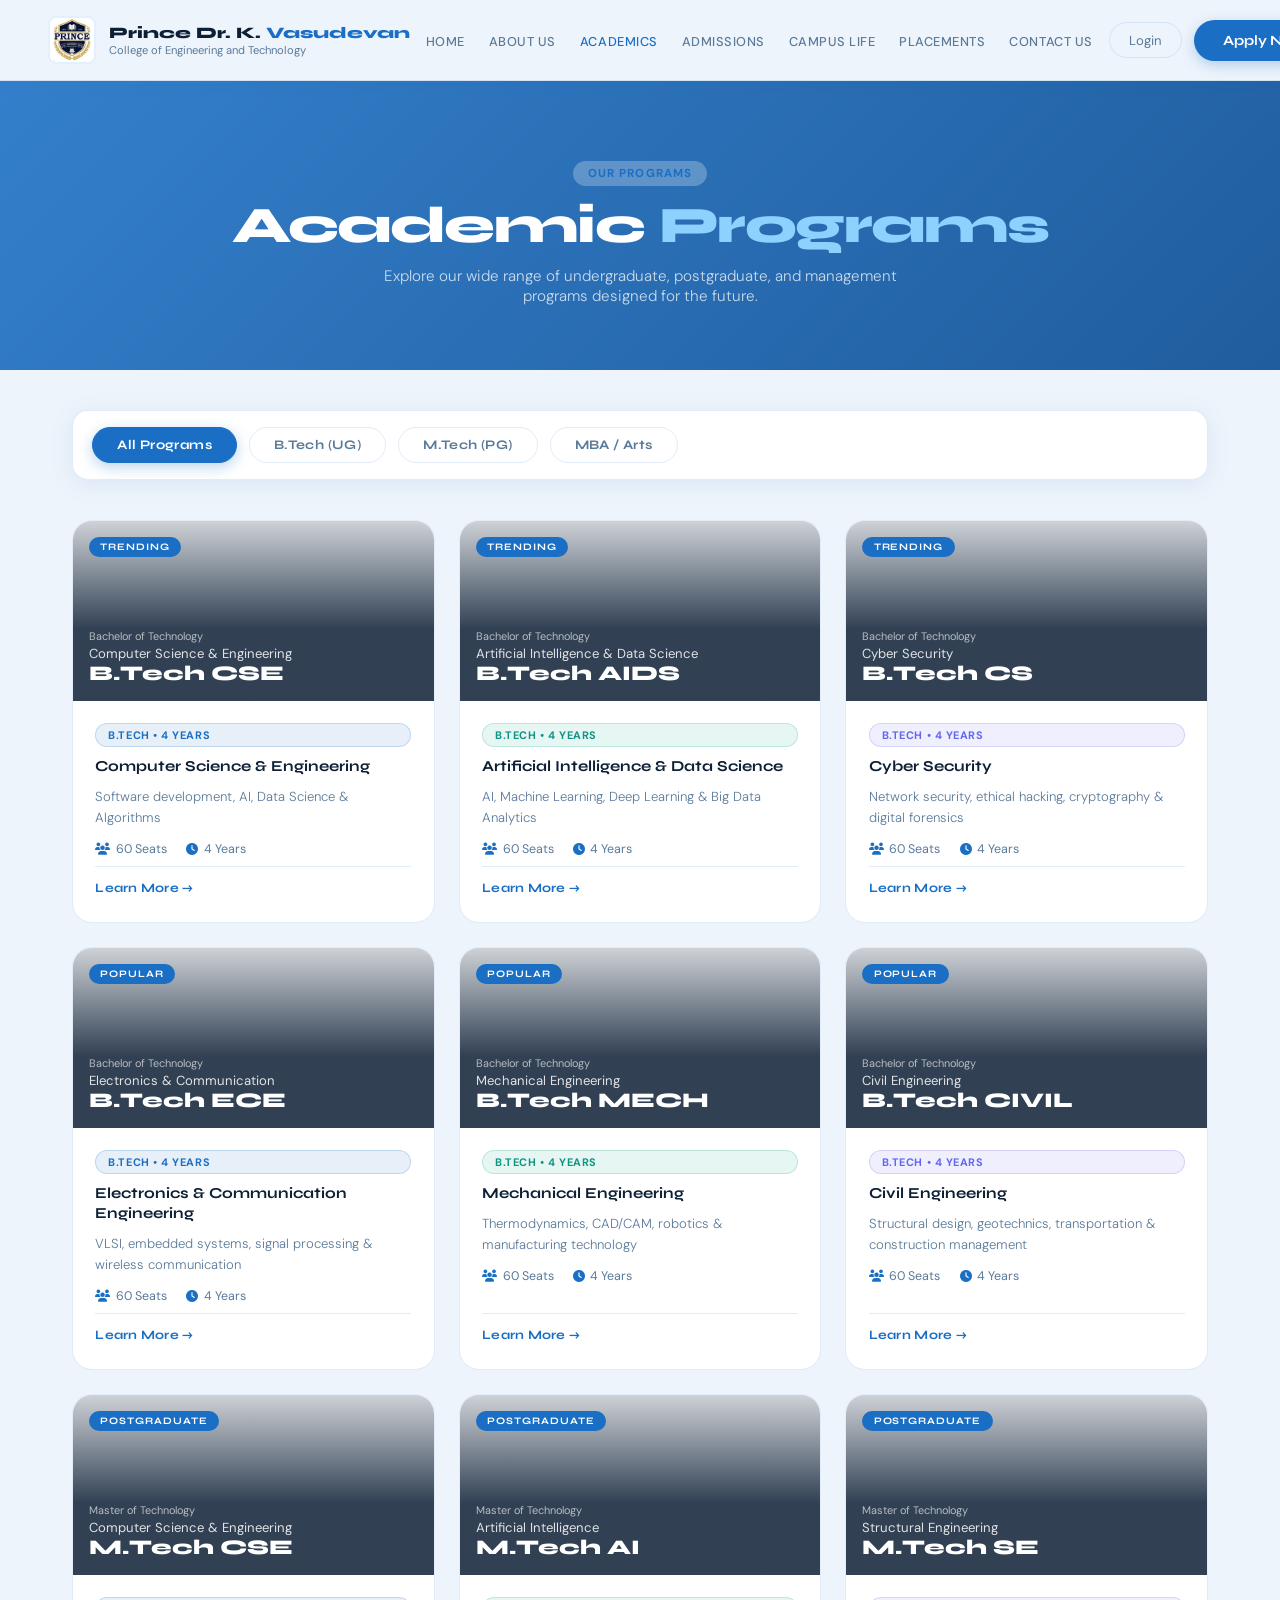
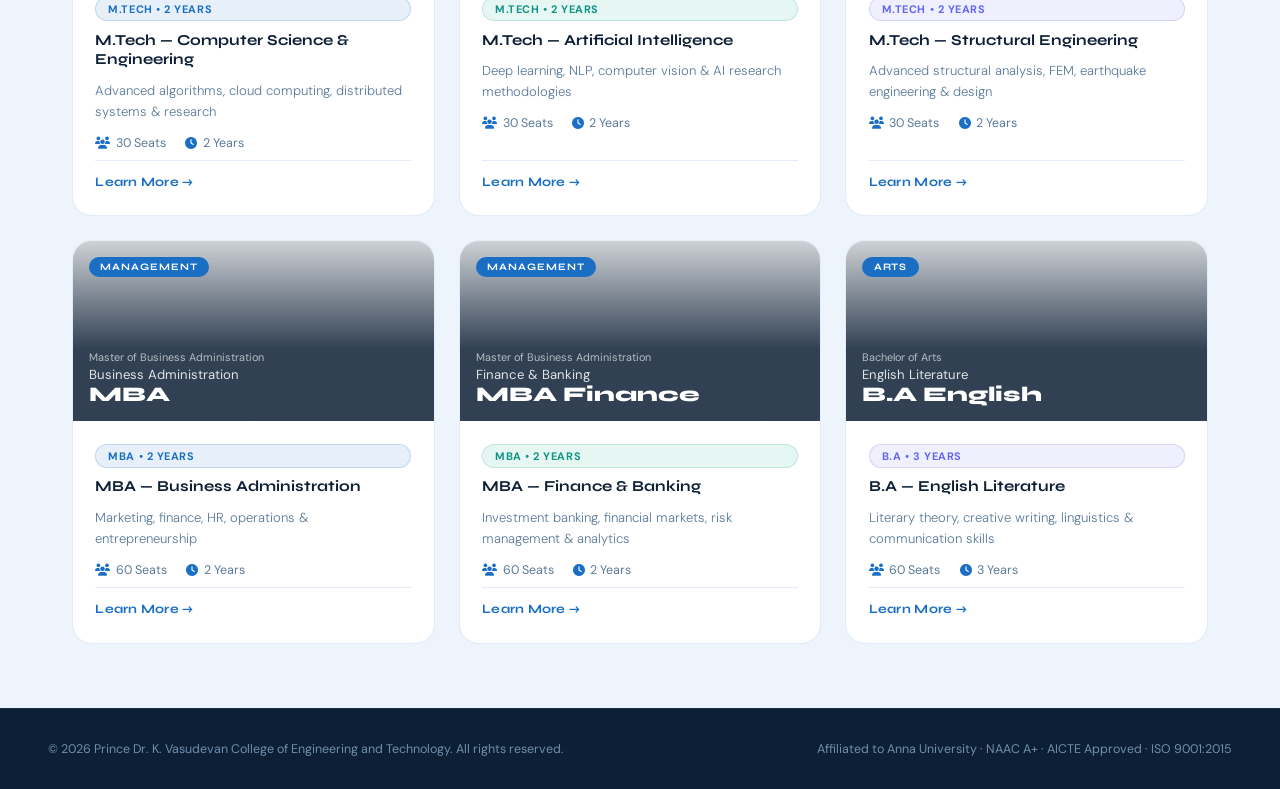
<file: Academics.html>
<!DOCTYPE html>
<html lang="en">
<head>
  <meta charset="UTF-8"/>
  <meta name="viewport" content="width=device-width, initial-scale=1.0"/>
  <title>Academic Programs — Prince Dr. K. Vasudevan College</title>
  <link rel="stylesheet" href="Academics.css"/>
  <link href="https://fonts.googleapis.com/css2?family=Syne:wght@400;700;800&family=DM+Sans:wght@300;400;500&display=swap" rel="stylesheet"/>
  <link rel="stylesheet" href="https://cdnjs.cloudflare.com/ajax/libs/font-awesome/6.6.0/css/all.min.css"/>
</head>
<body>

  <!-- NAVBAR -->
  <nav class="navbar" id="navbar">
    <div class="nav-logo">
      <img src="[data-uri]" alt="PDKVCET Logo"/>
      <div class="nav-logo-text">
        <h1>Prince Dr. K. <span>Vasudevan</span></h1>
        <p>College of Engineering and Technology</p>
      </div>
    </div>
    <ul class="nav-links" id="navLinks">
      <li><a href="index.html">Home</a></li>
      <li><a href="About.html">About Us</a></li>
      <li><a href="Academics.html" class="active">Academics</a></li>
      <li><a href="Admission.html">Admissions</a></li>
      <li><a href="CampusLife.html">Campus Life</a></li>
      <li><a href="placement.html">Placements</a></li>
      <li><a href="contact.html">Contact Us</a></li>
    </ul>
    <div class="nav-actions">
      <a href="login.html" class="btn-o">Login</a>
      <a href="Admission.html" class="btn-p">Apply Now</a>
    </div>
    <button class="hamburger" id="ham">&#9776;</button>
  </nav>

  <!-- PAGE HEADER -->
  <section class="page-header">
    <div class="header-bg"></div>
    <div class="header-overlay"></div>
    <div class="header-content">
      <span class="stag">Our Programs</span>
      <h1>Academic <em>Programs</em></h1>
      <p>Explore our wide range of undergraduate, postgraduate, and management programs designed for the future.</p>
    </div>
  </section>

  <!-- MAIN CONTENT -->
  <main class="main-wrap">

    <!-- FILTER TABS -->
    <div class="filter-tabs">
      <button class="tab active" data-filter="all">All Programs</button>
      <button class="tab" data-filter="ug">B.Tech (UG)</button>
      <button class="tab" data-filter="pg">M.Tech (PG)</button>
      <button class="tab" data-filter="mba">MBA / Arts</button>
    </div>

    <!-- COURSES GRID -->
    <div class="courses-grid" id="coursesGrid">

      <!-- UG COURSES -->
      <div class="course-card fade" data-cat="ug">
        <div class="card-img" style="background-image:url('https://images.unsplash.com/photo-1461749280684-dccba630e2f6?w=600&q=80')">
          <div class="img-overlay"></div>
          <div class="img-label">TRENDING</div>
          <div class="img-title">
            <div class="img-sub">Bachelor of Technology</div>
            <div class="img-main">Computer Science &amp; Engineering</div>
            <div class="img-big">B.Tech CSE</div>
          </div>
        </div>
        <div class="card-body">
          <span class="badge blue">B.Tech • 4 Years</span>
          <h3>Computer Science &amp; Engineering</h3>
          <p>Software development, AI, Data Science &amp; Algorithms</p>
          <div class="card-meta">
            <span><i class="fas fa-users"></i> 60 Seats</span>
            <span><i class="fas fa-clock"></i> 4 Years</span>
          </div>
          <a href="#" class="card-btn">Learn More →</a>
        </div>
      </div>

      <div class="course-card fade" data-cat="ug">
        <div class="card-img" style="background-image:url('https://images.unsplash.com/photo-1555949963-ff9fe0c870eb?w=600&q=80')">
          <div class="img-overlay"></div>
          <div class="img-label">TRENDING</div>
          <div class="img-title">
            <div class="img-sub">Bachelor of Technology</div>
            <div class="img-main">Artificial Intelligence &amp; Data Science</div>
            <div class="img-big">B.Tech AIDS</div>
          </div>
        </div>
        <div class="card-body">
          <span class="badge teal">B.Tech • 4 Years</span>
          <h3>Artificial Intelligence &amp; Data Science</h3>
          <p>AI, Machine Learning, Deep Learning &amp; Big Data Analytics</p>
          <div class="card-meta">
            <span><i class="fas fa-users"></i> 60 Seats</span>
            <span><i class="fas fa-clock"></i> 4 Years</span>
          </div>
          <a href="#" class="card-btn">Learn More →</a>
        </div>
      </div>

      <div class="course-card fade" data-cat="ug">
        <div class="card-img" style="background-image:url('https://images.unsplash.com/photo-1518770660439-4636190af475?w=600&q=80')">
          <div class="img-overlay"></div>
          <div class="img-label">TRENDING</div>
          <div class="img-title">
            <div class="img-sub">Bachelor of Technology</div>
            <div class="img-main">Cyber Security</div>
            <div class="img-big">B.Tech CS</div>
          </div>
        </div>
        <div class="card-body">
          <span class="badge indigo">B.Tech • 4 Years</span>
          <h3>Cyber Security</h3>
          <p>Network security, ethical hacking, cryptography &amp; digital forensics</p>
          <div class="card-meta">
            <span><i class="fas fa-users"></i> 60 Seats</span>
            <span><i class="fas fa-clock"></i> 4 Years</span>
          </div>
          <a href="#" class="card-btn">Learn More →</a>
        </div>
      </div>

      <div class="course-card fade" data-cat="ug">
        <div class="card-img" style="background-image:url('https://images.unsplash.com/photo-1581091226825-a6a2a5aee158?w=600&q=80')">
          <div class="img-overlay"></div>
          <div class="img-label">POPULAR</div>
          <div class="img-title">
            <div class="img-sub">Bachelor of Technology</div>
            <div class="img-main">Electronics &amp; Communication</div>
            <div class="img-big">B.Tech ECE</div>
          </div>
        </div>
        <div class="card-body">
          <span class="badge blue">B.Tech • 4 Years</span>
          <h3>Electronics &amp; Communication Engineering</h3>
          <p>VLSI, embedded systems, signal processing &amp; wireless communication</p>
          <div class="card-meta">
            <span><i class="fas fa-users"></i> 60 Seats</span>
            <span><i class="fas fa-clock"></i> 4 Years</span>
          </div>
          <a href="#" class="card-btn">Learn More →</a>
        </div>
      </div>

      <div class="course-card fade" data-cat="ug">
        <div class="card-img" style="background-image:url('https://images.unsplash.com/photo-1537462715879-360eeb61a0ad?w=600&q=80')">
          <div class="img-overlay"></div>
          <div class="img-label">POPULAR</div>
          <div class="img-title">
            <div class="img-sub">Bachelor of Technology</div>
            <div class="img-main">Mechanical Engineering</div>
            <div class="img-big">B.Tech MECH</div>
          </div>
        </div>
        <div class="card-body">
          <span class="badge teal">B.Tech • 4 Years</span>
          <h3>Mechanical Engineering</h3>
          <p>Thermodynamics, CAD/CAM, robotics &amp; manufacturing technology</p>
          <div class="card-meta">
            <span><i class="fas fa-users"></i> 60 Seats</span>
            <span><i class="fas fa-clock"></i> 4 Years</span>
          </div>
          <a href="#" class="card-btn">Learn More →</a>
        </div>
      </div>

      <div class="course-card fade" data-cat="ug">
        <div class="card-img" style="background-image:url('https://images.unsplash.com/photo-1504328345606-18bbc8c9d7d1?w=600&q=80')">
          <div class="img-overlay"></div>
          <div class="img-label">POPULAR</div>
          <div class="img-title">
            <div class="img-sub">Bachelor of Technology</div>
            <div class="img-main">Civil Engineering</div>
            <div class="img-big">B.Tech CIVIL</div>
          </div>
        </div>
        <div class="card-body">
          <span class="badge indigo">B.Tech • 4 Years</span>
          <h3>Civil Engineering</h3>
          <p>Structural design, geotechnics, transportation &amp; construction management</p>
          <div class="card-meta">
            <span><i class="fas fa-users"></i> 60 Seats</span>
            <span><i class="fas fa-clock"></i> 4 Years</span>
          </div>
          <a href="#" class="card-btn">Learn More →</a>
        </div>
      </div>

      <!-- PG COURSES -->
      <div class="course-card fade" data-cat="pg">
        <div class="card-img" style="background-image:url('https://images.unsplash.com/photo-1526374965328-7f61d4dc18c5?w=600&q=80')">
          <div class="img-overlay"></div>
          <div class="img-label">POSTGRADUATE</div>
          <div class="img-title">
            <div class="img-sub">Master of Technology</div>
            <div class="img-main">Computer Science &amp; Engineering</div>
            <div class="img-big">M.Tech CSE</div>
          </div>
        </div>
        <div class="card-body">
          <span class="badge blue">M.Tech • 2 Years</span>
          <h3>M.Tech — Computer Science &amp; Engineering</h3>
          <p>Advanced algorithms, cloud computing, distributed systems &amp; research</p>
          <div class="card-meta">
            <span><i class="fas fa-users"></i> 30 Seats</span>
            <span><i class="fas fa-clock"></i> 2 Years</span>
          </div>
          <a href="#" class="card-btn">Learn More →</a>
        </div>
      </div>

      <div class="course-card fade" data-cat="pg">
        <div class="card-img" style="background-image:url('https://images.unsplash.com/photo-1677442136019-21780ecad995?w=600&q=80')">
          <div class="img-overlay"></div>
          <div class="img-label">POSTGRADUATE</div>
          <div class="img-title">
            <div class="img-sub">Master of Technology</div>
            <div class="img-main">Artificial Intelligence</div>
            <div class="img-big">M.Tech AI</div>
          </div>
        </div>
        <div class="card-body">
          <span class="badge teal">M.Tech • 2 Years</span>
          <h3>M.Tech — Artificial Intelligence</h3>
          <p>Deep learning, NLP, computer vision &amp; AI research methodologies</p>
          <div class="card-meta">
            <span><i class="fas fa-users"></i> 30 Seats</span>
            <span><i class="fas fa-clock"></i> 2 Years</span>
          </div>
          <a href="#" class="card-btn">Learn More →</a>
        </div>
      </div>

      <div class="course-card fade" data-cat="pg">
        <div class="card-img" style="background-image:url('https://images.unsplash.com/photo-1560179707-f14e90ef3623?w=600&q=80')">
          <div class="img-overlay"></div>
          <div class="img-label">POSTGRADUATE</div>
          <div class="img-title">
            <div class="img-sub">Master of Technology</div>
            <div class="img-main">Structural Engineering</div>
            <div class="img-big">M.Tech SE</div>
          </div>
        </div>
        <div class="card-body">
          <span class="badge indigo">M.Tech • 2 Years</span>
          <h3>M.Tech — Structural Engineering</h3>
          <p>Advanced structural analysis, FEM, earthquake engineering &amp; design</p>
          <div class="card-meta">
            <span><i class="fas fa-users"></i> 30 Seats</span>
            <span><i class="fas fa-clock"></i> 2 Years</span>
          </div>
          <a href="#" class="card-btn">Learn More →</a>
        </div>
      </div>

      <!-- MBA COURSES -->
      <div class="course-card fade" data-cat="mba">
        <div class="card-img" style="background-image:url('https://images.unsplash.com/photo-1454165804606-c3d57bc86b40?w=600&q=80')">
          <div class="img-overlay"></div>
          <div class="img-label">MANAGEMENT</div>
          <div class="img-title">
            <div class="img-sub">Master of Business Administration</div>
            <div class="img-main">Business Administration</div>
            <div class="img-big">MBA</div>
          </div>
        </div>
        <div class="card-body">
          <span class="badge blue">MBA • 2 Years</span>
          <h3>MBA — Business Administration</h3>
          <p>Marketing, finance, HR, operations &amp; entrepreneurship</p>
          <div class="card-meta">
            <span><i class="fas fa-users"></i> 60 Seats</span>
            <span><i class="fas fa-clock"></i> 2 Years</span>
          </div>
          <a href="#" class="card-btn">Learn More →</a>
        </div>
      </div>

      <div class="course-card fade" data-cat="mba">
        <div class="card-img" style="background-image:url('https://images.unsplash.com/photo-1551836022-d5d88e9218df?w=600&q=80')">
          <div class="img-overlay"></div>
          <div class="img-label">MANAGEMENT</div>
          <div class="img-title">
            <div class="img-sub">Master of Business Administration</div>
            <div class="img-main">Finance &amp; Banking</div>
            <div class="img-big">MBA Finance</div>
          </div>
        </div>
        <div class="card-body">
          <span class="badge teal">MBA • 2 Years</span>
          <h3>MBA — Finance &amp; Banking</h3>
          <p>Investment banking, financial markets, risk management &amp; analytics</p>
          <div class="card-meta">
            <span><i class="fas fa-users"></i> 60 Seats</span>
            <span><i class="fas fa-clock"></i> 2 Years</span>
          </div>
          <a href="#" class="card-btn">Learn More →</a>
        </div>
      </div>

      <div class="course-card fade" data-cat="mba">
        <div class="card-img" style="background-image:url('https://images.unsplash.com/photo-1503676260728-1c00da094a0b?w=600&q=80')">
          <div class="img-overlay"></div>
          <div class="img-label">ARTS</div>
          <div class="img-title">
            <div class="img-sub">Bachelor of Arts</div>
            <div class="img-main">English Literature</div>
            <div class="img-big">B.A English</div>
          </div>
        </div>
        <div class="card-body">
          <span class="badge indigo">B.A • 3 Years</span>
          <h3>B.A — English Literature</h3>
          <p>Literary theory, creative writing, linguistics &amp; communication skills</p>
          <div class="card-meta">
            <span><i class="fas fa-users"></i> 60 Seats</span>
            <span><i class="fas fa-clock"></i> 3 Years</span>
          </div>
          <a href="#" class="card-btn">Learn More →</a>
        </div>
      </div>

    </div><!-- END COURSES GRID -->

    <!-- NO RESULTS -->
    <div class="no-results" id="noResults" style="display:none;">
      <div class="no-icon">📚</div>
      <p>No programs found in this category.</p>
    </div>

  </main>

  <!-- FOOTER -->
  <footer class="footer">
    <div class="footer-inner">
      <p>© 2026 Prince Dr. K. Vasudevan College of Engineering and Technology. All rights reserved.</p>
      <p>Affiliated to Anna University · NAAC A+ · AICTE Approved · ISO 9001:2015</p>
    </div>
  </footer>

  <script src="Academics.js"></script>
</body>
</html>
</file>
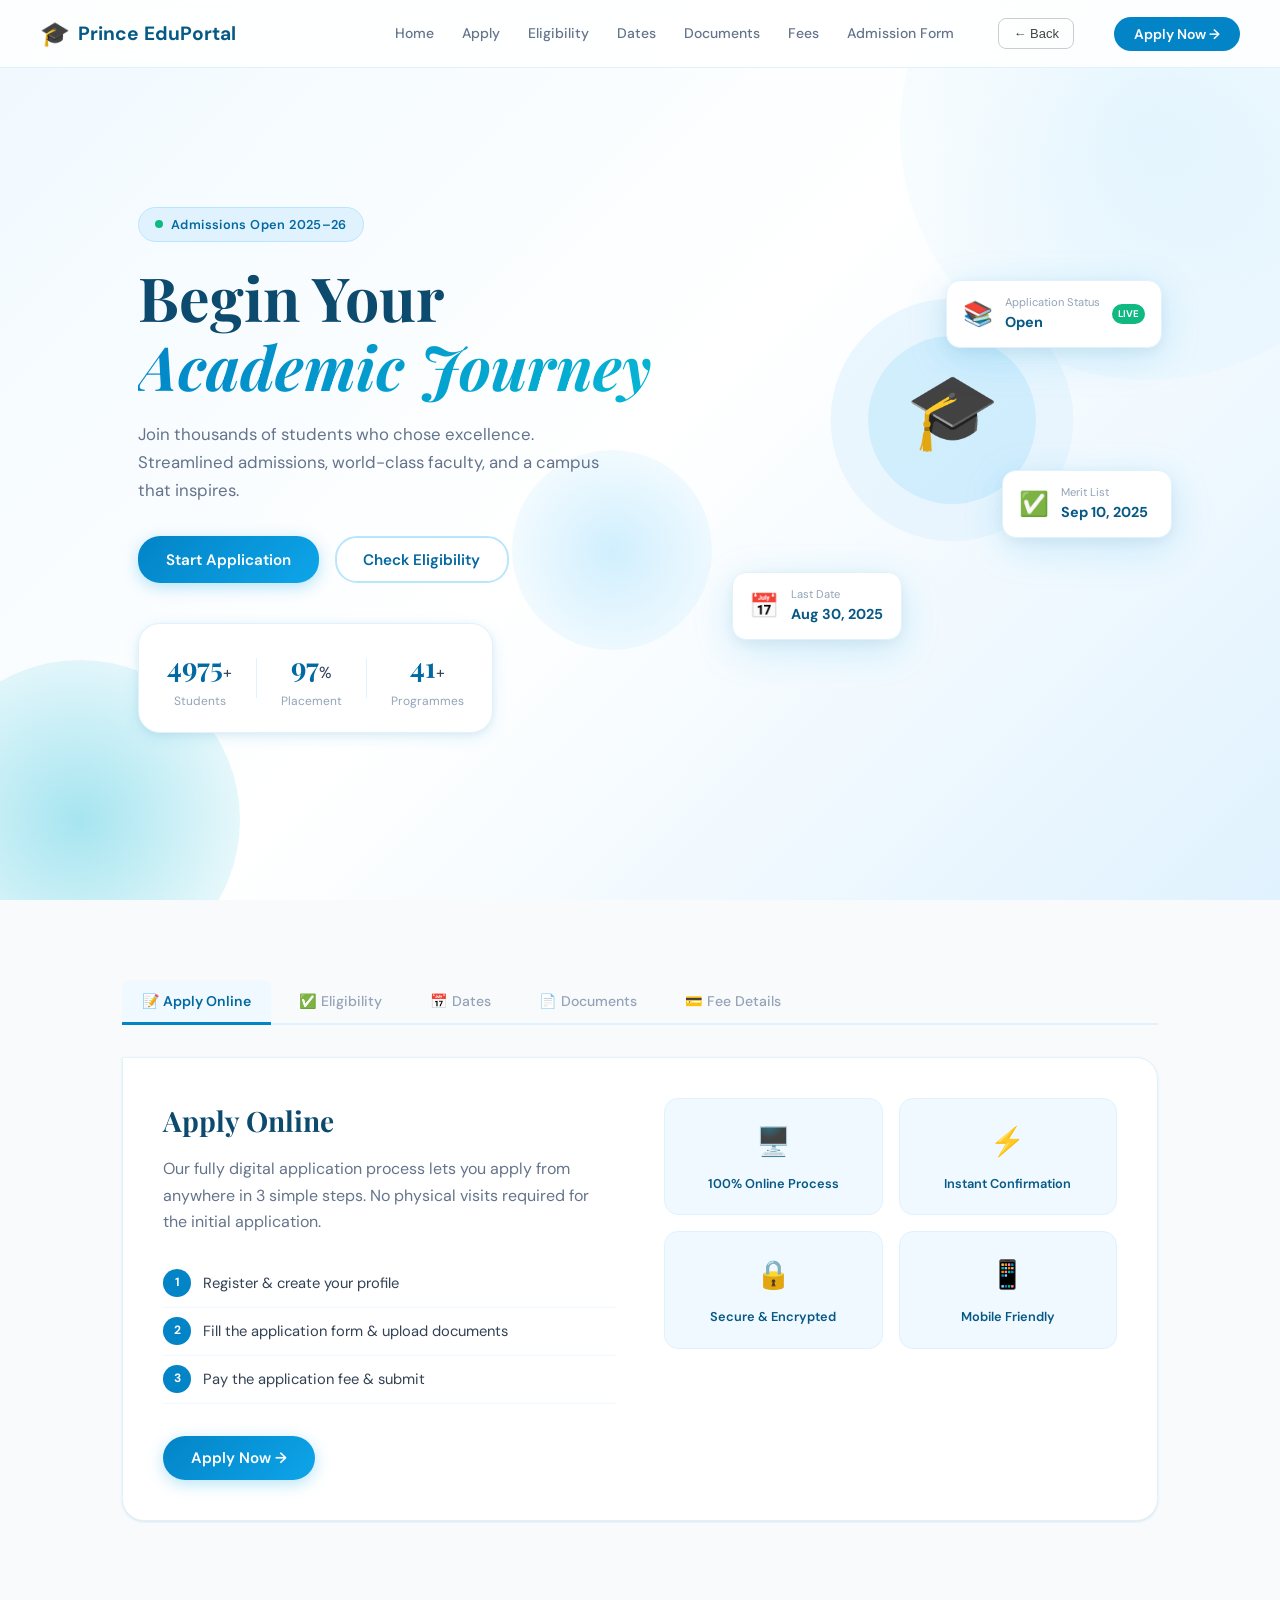
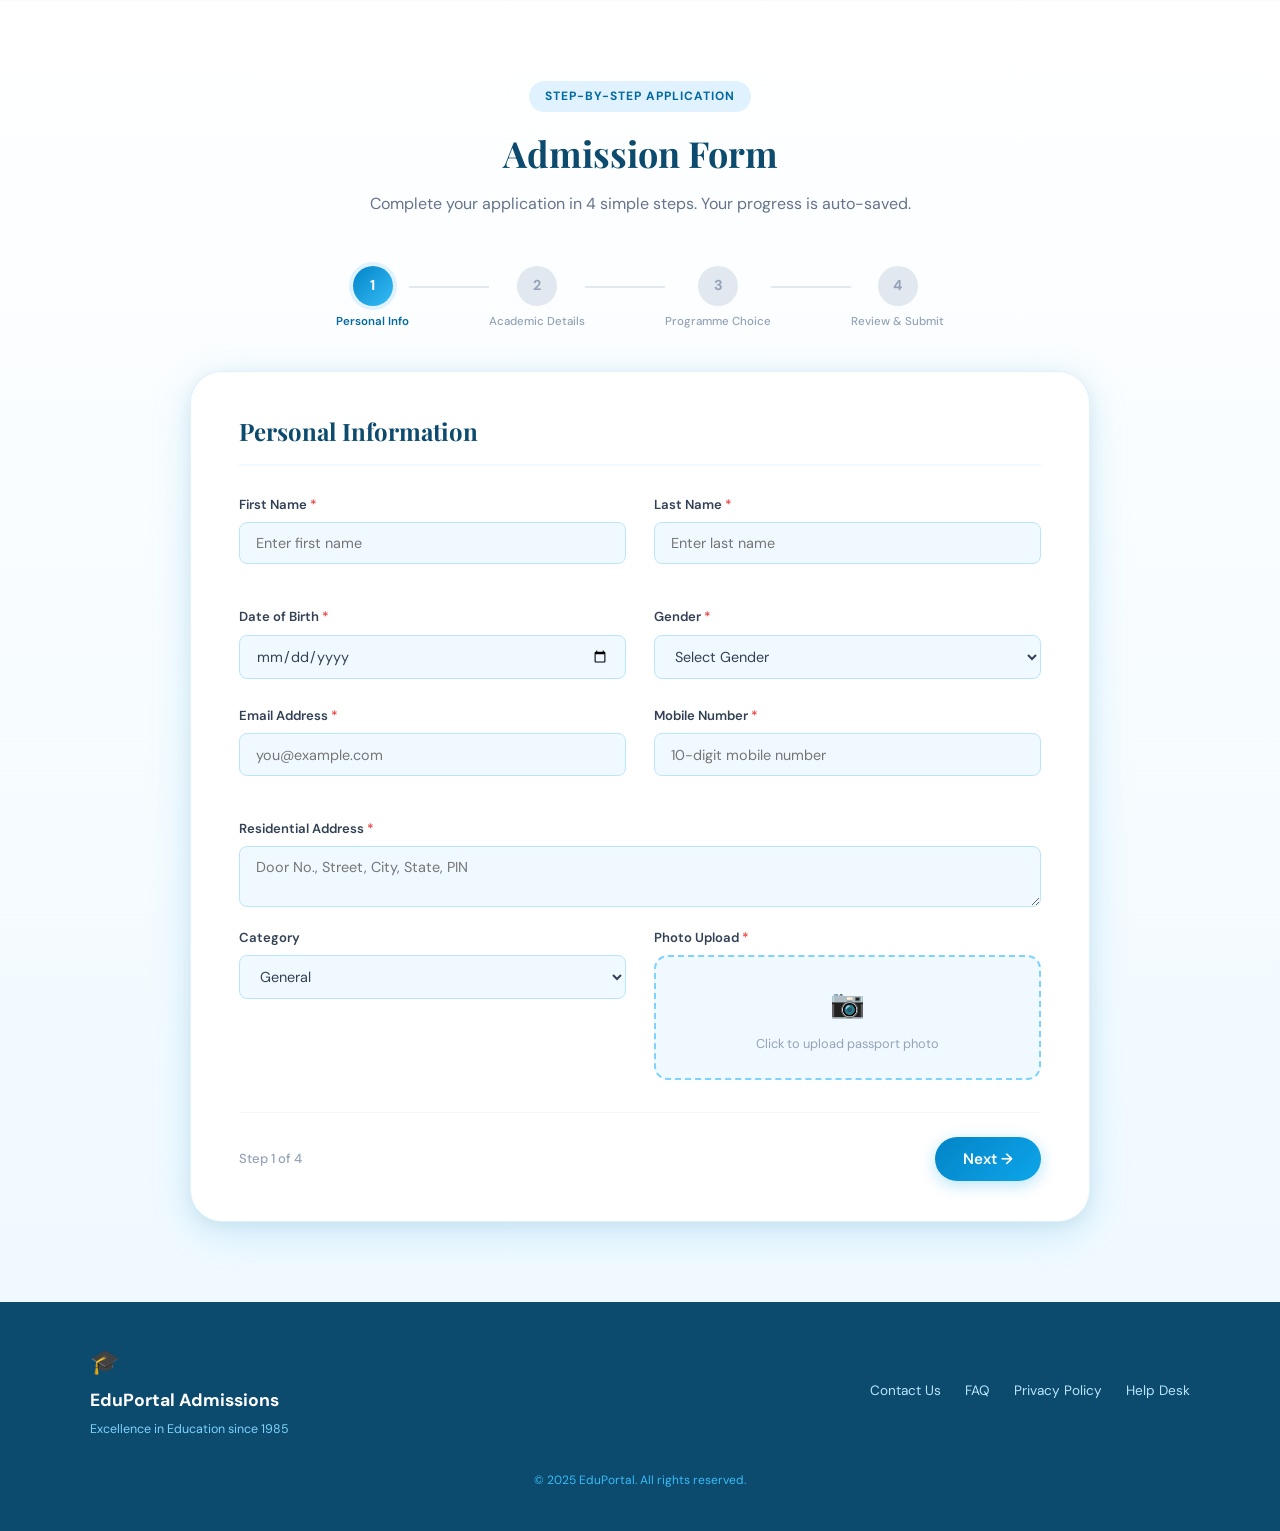
<file: Admission.html>
<!DOCTYPE html>
<html lang="en">
<head>
  <meta charset="UTF-8" />
  <meta name="viewport" content="width=device-width, initial-scale=1.0"/>
  <title>Admissions | EduPortal</title>
  <link rel="preconnect" href="https://fonts.googleapis.com"/>
  <link rel="preconnect" href="https://fonts.gstatic.com" crossorigin/>
  <link href="https://fonts.googleapis.com/css2?family=Playfair+Display:wght@600;700&family=DM+Sans:wght@300;400;500;600&display=swap" rel="stylesheet"/>
  <link rel="stylesheet" href="Admission.css"/>
</head>
<body>

  <!-- PROGRESS BAR -->
  <div class="scroll-progress" id="scrollProgress"></div>

  <!-- NAVBAR -->
  <nav class="navbar" id="navbar">
    <div class="nav-inner">
      <div class="nav-logo">
        <span class="logo-icon">🎓</span>
        <span class="logo-text">Prince EduPortal</span>
      </div>
      <ul class="nav-links" id="navLinks">
        <li><a href="index.html" class="home-link">
        Home</a></li>
        <li><a href="#apply">Apply</a></li>
        <li><a href="#eligibility">Eligibility</a></li>
        <li><a href="#dates">Dates</a></li>
        <li><a href="#documents">Documents</a></li>
        <li><a href="#fees">Fees</a></li>
        <li><a href="#form">Admission Form</a></li>
      </ul>
      <button class="back-btn" onclick="history.back()">← Back</button>
      <button class="nav-cta" onclick="scrollToForm()">Apply Now →</button>
      <button class="hamburger" id="hamburger" aria-label="Menu">
        <span></span><span></span><span></span>
      </button>
    </div>
  </nav>

  <!-- HERO -->
  <section class="hero">
    <div class="hero-bg-circles">
      <div class="circle c1"></div>
      <div class="circle c2"></div>
      <div class="circle c3"></div>
    </div>
    <div class="hero-content">
      <div class="hero-badge animate-in" style="--delay:0.1s">
        <span class="badge-dot"></span> Admissions Open 2025–26
      </div>
      <h1 class="hero-title animate-in" style="--delay:0.2s">
        Begin Your <br/><em>Academic Journey</em>
      </h1>
      <p class="hero-subtitle animate-in" style="--delay:0.3s">
        Join thousands of students who chose excellence. Streamlined admissions, world-class faculty, and a campus that inspires.
      </p>
      <div class="hero-actions animate-in" style="--delay:0.4s">
        <button class="btn-primary" onclick="scrollToForm()">Start Application</button>
        <button class="btn-secondary" onclick="document.getElementById('eligibility').scrollIntoView({behavior:'smooth'})">Check Eligibility</button>
      </div>
      <div class="hero-stats animate-in" style="--delay:0.5s">
        <div class="stat"><span class="stat-num" data-target="5000">0</span><span>+</span><p>Students</p></div>
        <div class="stat-divider"></div>
        <div class="stat"><span class="stat-num" data-target="98">0</span><span>%</span><p>Placement</p></div>
        <div class="stat-divider"></div>
        <div class="stat"><span class="stat-num" data-target="42">0</span><span>+</span><p>Programmes</p></div>
      </div>
    </div>
    <div class="hero-visual animate-in" style="--delay:0.3s">
      <div class="visual-card vc1">
        <div class="vc-icon">📚</div>
        <div>
          <p class="vc-label">Application Status</p>
          <p class="vc-value">Open</p>
        </div>
        <span class="vc-badge live">LIVE</span>
      </div>
      <div class="visual-card vc2">
        <div class="vc-icon">📅</div>
        <div>
          <p class="vc-label">Last Date</p>
          <p class="vc-value">Aug 30, 2025</p>
        </div>
      </div>
      <div class="visual-card vc3">
        <div class="vc-icon">✅</div>
        <div>
          <p class="vc-label">Merit List</p>
          <p class="vc-value">Sep 10, 2025</p>
        </div>
      </div>
      <div class="visual-illus">
        <svg viewBox="0 0 300 300" xmlns="http://www.w3.org/2000/svg">
          <circle cx="150" cy="150" r="130" fill="#e0f2fe" opacity="0.6"/>
          <circle cx="150" cy="150" r="90" fill="#bae6fd" opacity="0.5"/>
          <text x="150" y="168" text-anchor="middle" font-size="80">🎓</text>
        </svg>
      </div>
    </div>
  </section>

  <!-- QUICK LINKS TABS -->
  <section class="tabs-section">
    <div class="container">
      <div class="tabs" id="mainTabs">
        <button class="tab active" data-tab="apply" onclick="switchTab('apply')">📝 Apply Online</button>
        <button class="tab" data-tab="eligibility" onclick="switchTab('eligibility')">✅ Eligibility</button>
        <button class="tab" data-tab="dates" onclick="switchTab('dates')">📅 Dates</button>
        <button class="tab" data-tab="documents" onclick="switchTab('documents')">📄 Documents</button>
        <button class="tab" data-tab="fees" onclick="switchTab('fees')">💳 Fee Details</button>
      </div>
      <div class="tab-content-area">

        <!-- Apply Online -->
        <div class="tab-panel active" id="tab-apply">
          <div class="tab-grid">
            <div class="tab-info">
              <h2>Apply Online</h2>
              <p>Our fully digital application process lets you apply from anywhere in 3 simple steps. No physical visits required for the initial application.</p>
              <ol class="steps-list">
                <li><span>1</span> Register & create your profile</li>
                <li><span>2</span> Fill the application form & upload documents</li>
                <li><span>3</span> Pay the application fee & submit</li>
              </ol>
              <button class="btn-primary" onclick="scrollToForm()">Apply Now →</button>
            </div>
            <div class="tab-cards">
              <div class="info-card">
                <div class="ic-icon">🖥️</div>
                <p>100% Online Process</p>
              </div>
              <div class="info-card">
                <div class="ic-icon">⚡</div>
                <p>Instant Confirmation</p>
              </div>
              <div class="info-card">
                <div class="ic-icon">🔒</div>
                <p>Secure & Encrypted</p>
              </div>
              <div class="info-card">
                <div class="ic-icon">📱</div>
                <p>Mobile Friendly</p>
              </div>
            </div>
          </div>
        </div>

        <!-- Eligibility -->
        <div class="tab-panel" id="tab-eligibility">
          <h2>Eligibility Criteria</h2>
          <div class="eligibility-grid">
            <div class="elig-card">
              <div class="elig-header"><span>🎓</span> UG Programmes</div>
              <ul>
                <li>Passed 10+2 / HSC or equivalent</li>
                <li>Minimum 50% aggregate marks</li>
                <li>Age: 17–22 years as on July 1</li>
                <li>Valid entrance exam score (if applicable)</li>
              </ul>
              <div class="elig-badge">B.Sc · B.Com · B.A · BCA · B.Tech</div>
            </div>
            <div class="elig-card">
              <div class="elig-header"><span>📜</span> PG Programmes</div>
              <ul>
                <li>Bachelor's degree in relevant field</li>
                <li>Minimum 55% aggregate marks</li>
                <li>Valid GATE/NET/University Entrance (for select courses)</li>
                <li>Work experience preferred (MBA)</li>
              </ul>
              <div class="elig-badge">M.Sc · M.Com · MBA · MCA · M.Tech</div>
            </div>
            <div class="elig-card">
              <div class="elig-header"><span>🔬</span> Research / PhD</div>
              <ul>
                <li>PG degree with 60% marks</li>
                <li>Valid UGC-NET / CSIR-NET / GATE</li>
                <li>Research proposal required</li>
                <li>Interview by faculty committee</li>
              </ul>
              <div class="elig-badge">Ph.D · M.Phil · Research Fellow</div>
            </div>
          </div>
          <div class="eligibility-checker" id="eligibility">
            <h3>🧮 Quick Eligibility Checker</h3>
            <div class="checker-form">
              <select id="progLevel">
                <option value="">Select Programme Level</option>
                <option value="ug">UG (After 10+2)</option>
                <option value="pg">PG (After Graduation)</option>
                <option value="phd">PhD / Research</option>
              </select>
              <input type="number" id="marksPct" placeholder="Your aggregate % (e.g. 75)" min="0" max="100"/>
              <button class="btn-primary" onclick="checkEligibility()">Check Now</button>
            </div>
            <div class="checker-result" id="checkerResult"></div>
          </div>
        </div>

        <!-- Dates -->
        <div class="tab-panel" id="tab-dates">
          <h2>Important Dates</h2>
          <div class="timeline" id="dates">
            <div class="tl-item completed">
              <div class="tl-dot"></div>
              <div class="tl-content">
                <span class="tl-date">May 1, 2025</span>
                <h4>Application Portal Opens</h4>
                <p>Online applications begin. Register and create your profile.</p>
              </div>
            </div>
            <div class="tl-item completed">
              <div class="tl-dot"></div>
              <div class="tl-content">
                <span class="tl-date">Jul 15, 2025</span>
                <h4>Last Date (Round 1)</h4>
                <p>Submit your application and upload all required documents.</p>
              </div>
            </div>
            <div class="tl-item active">
              <div class="tl-dot"></div>
              <div class="tl-content">
                <span class="tl-date">Aug 1–10, 2025</span>
                <h4>Entrance / Written Test</h4>
                <p>For select programmes. Admit cards released 7 days prior.</p>
                <span class="tl-badge">Upcoming</span>
              </div>
            </div>
            <div class="tl-item">
              <div class="tl-dot"></div>
              <div class="tl-content">
                <span class="tl-date">Aug 30, 2025</span>
                <h4>Last Date (Round 2 / Spot)</h4>
                <p>Final deadline for remaining seat applications.</p>
              </div>
            </div>
            <div class="tl-item">
              <div class="tl-dot"></div>
              <div class="tl-content">
                <span class="tl-date">Sep 10, 2025</span>
                <h4>Merit List Published</h4>
                <p>First merit list released on the portal. Check your status.</p>
              </div>
            </div>
            <div class="tl-item">
              <div class="tl-dot"></div>
              <div class="tl-content">
                <span class="tl-date">Sep 20–30, 2025</span>
                <h4>Fee Payment & Enrollment</h4>
                <p>Confirm your seat by paying the first semester fee.</p>
              </div>
            </div>
            <div class="tl-item">
              <div class="tl-dot"></div>
              <div class="tl-content">
                <span class="tl-date">Oct 1, 2025</span>
                <h4>Classes Begin</h4>
                <p>Orientation and first day of the academic year 2025–26.</p>
              </div>
            </div>
          </div>
        </div>

        <!-- Documents -->
        <div class="tab-panel" id="tab-documents">
          <h2>Documents Required</h2>
          <p class="tab-subtitle">Keep scanned copies ready (PDF/JPG, max 1MB each) before starting your application.</p>
          <div class="doc-grid" id="documents">
            <div class="doc-item" onclick="toggleDoc(this)">
              <span class="doc-icon">🪪</span>
              <div>
                <strong>Aadhaar Card / ID Proof</strong>
                <p>Government-issued photo ID (Aadhaar, Passport, or Voter ID)</p>
              </div>
              <span class="doc-check">✓</span>
            </div>
            <div class="doc-item" onclick="toggleDoc(this)">
              <span class="doc-icon">📋</span>
              <div>
                <strong>10th Mark Sheet</strong>
                <p>Secondary School Certificate with official seal</p>
              </div>
              <span class="doc-check">✓</span>
            </div>
            <div class="doc-item" onclick="toggleDoc(this)">
              <span class="doc-icon">📋</span>
              <div>
                <strong>12th / HSC Mark Sheet</strong>
                <p>Higher Secondary Certificate (for UG applicants)</p>
              </div>
              <span class="doc-check">✓</span>
            </div>
            <div class="doc-item" onclick="toggleDoc(this)">
              <span class="doc-icon">🎓</span>
              <div>
                <strong>Graduation Certificate</strong>
                <p>Degree certificate + consolidated mark sheet (for PG)</p>
              </div>
              <span class="doc-check">✓</span>
            </div>
            <div class="doc-item" onclick="toggleDoc(this)">
              <span class="doc-icon">📸</span>
              <div>
                <strong>Passport-size Photo</strong>
                <p>Recent coloured photograph with white background</p>
              </div>
              <span class="doc-check">✓</span>
            </div>
            <div class="doc-item" onclick="toggleDoc(this)">
              <span class="doc-icon">🏫</span>
              <div>
                <strong>Transfer / Migration Certificate</strong>
                <p>From last attended institution</p>
              </div>
              <span class="doc-check">✓</span>
            </div>
            <div class="doc-item" onclick="toggleDoc(this)">
              <span class="doc-icon">📜</span>
              <div>
                <strong>Caste / Category Certificate</strong>
                <p>Required for SC/ST/OBC/EWS reservation claims</p>
              </div>
              <span class="doc-check">✓</span>
            </div>
            <div class="doc-item" onclick="toggleDoc(this)">
              <span class="doc-icon">🏆</span>
              <div>
                <strong>Entrance Exam Scorecard</strong>
                <p>GATE / NET / University Test result (if applicable)</p>
              </div>
              <span class="doc-check">✓</span>
            </div>
          </div>
          <div class="doc-tracker">
            <div class="dt-bar-wrap"><div class="dt-bar" id="docBar"></div></div>
            <p id="docProgress">0 / 8 documents marked ready</p>
          </div>
        </div>

        <!-- Fee Details -->
        <div class="tab-panel" id="tab-fees">
          <h2>Fee Details</h2>
          <p class="tab-subtitle">Transparent fee structure with no hidden charges.</p>
          <div class="fee-table-wrap" id="fees">
            <table class="fee-table">
              <thead>
                <tr>
                  <th>Programme</th>
                  <th>Tuition Fee / Year</th>
                  <th>Application Fee</th>
                  <th>Hostel (Optional)</th>
                </tr>
              </thead>
              <tbody>
                <tr><td>B.A / B.Sc / B.Com</td><td>₹45,000</td><td>₹500</td><td>₹60,000</td></tr>
                <tr><td>BCA / BBA</td><td>₹55,000</td><td>₹500</td><td>₹60,000</td></tr>
                <tr><td>B.Tech (4 Years)</td><td>₹1,20,000</td><td>₹1,000</td><td>₹75,000</td></tr>
                <tr><td>M.A / M.Sc / M.Com</td><td>₹50,000</td><td>₹500</td><td>₹65,000</td></tr>
                <tr><td>MBA (2 Years)</td><td>₹1,50,000</td><td>₹1,000</td><td>₹75,000</td></tr>
                <tr><td>MCA / M.Tech</td><td>₹80,000</td><td>₹750</td><td>₹70,000</td></tr>
                <tr><td>Ph.D Programme</td><td>₹30,000</td><td>₹1,000</td><td>₹65,000</td></tr>
              </tbody>
            </table>
          </div>
          <div class="fee-notes">
            <div class="fn-item"><span>💡</span> Scholarship up to 75% available for merit students</div>
            <div class="fn-item"><span>📆</span> Fee can be paid in 2 installments per year</div>
            <div class="fn-item"><span>🏦</span> Education loan assistance provided</div>
          </div>
        </div>

      </div>
    </div>
  </section>

  <!-- ADMISSION FORM -->
  <section class="form-section" id="form">
    <div class="container">
      <div class="form-header">
        <div class="section-tag">Step-by-Step Application</div>
        <h2>Admission Form</h2>
        <p>Complete your application in 4 simple steps. Your progress is auto-saved.</p>
      </div>

      <!-- Stepper -->
      <div class="stepper" id="stepper">
        <div class="step-item active" data-step="1">
          <div class="step-circle">1</div>
          <span>Personal Info</span>
        </div>
        <div class="step-line"></div>
        <div class="step-item" data-step="2">
          <div class="step-circle">2</div>
          <span>Academic Details</span>
        </div>
        <div class="step-line"></div>
        <div class="step-item" data-step="3">
          <div class="step-circle">3</div>
          <span>Programme Choice</span>
        </div>
        <div class="step-line"></div>
        <div class="step-item" data-step="4">
          <div class="step-circle">4</div>
          <span>Review & Submit</span>
        </div>
      </div>

      <div class="form-card">
        <!-- Step 1 -->
        <div class="form-step active" id="step1">
          <h3>Personal Information</h3>
          <div class="form-grid">
            <div class="form-group">
              <label>First Name <span class="req">*</span></label>
              <input type="text" id="firstName" placeholder="Enter first name" oninput="validateField(this)"/>
              <span class="field-error" id="err-firstName"></span>
            </div>
            <div class="form-group">
              <label>Last Name <span class="req">*</span></label>
              <input type="text" id="lastName" placeholder="Enter last name" oninput="validateField(this)"/>
              <span class="field-error" id="err-lastName"></span>
            </div>
            <div class="form-group">
              <label>Date of Birth <span class="req">*</span></label>
              <input type="date" id="dob" oninput="validateField(this); calcAge()"/>
              <span class="field-hint" id="ageDisplay"></span>
            </div>
            <div class="form-group">
              <label>Gender <span class="req">*</span></label>
              <select id="gender">
                <option value="">Select Gender</option>
                <option>Male</option>
                <option>Female</option>
                <option>Non-binary</option>
                <option>Prefer not to say</option>
              </select>
            </div>
            <div class="form-group">
              <label>Email Address <span class="req">*</span></label>
              <input type="email" id="email" placeholder="you@example.com" oninput="validateField(this)"/>
              <span class="field-error" id="err-email"></span>
            </div>
            <div class="form-group">
              <label>Mobile Number <span class="req">*</span></label>
              <input type="tel" id="mobile" placeholder="10-digit mobile number" maxlength="10" oninput="validateField(this)"/>
              <span class="field-error" id="err-mobile"></span>
            </div>
            <div class="form-group full">
              <label>Residential Address <span class="req">*</span></label>
              <textarea id="address" rows="2" placeholder="Door No., Street, City, State, PIN"></textarea>
            </div>
            <div class="form-group">
              <label>Category</label>
              <select id="category">
                <option value="">General</option>
                <option>OBC</option>
                <option>SC</option>
                <option>ST</option>
                <option>EWS</option>
              </select>
            </div>
            <div class="form-group">
              <label>Photo Upload <span class="req">*</span></label>
              <div class="file-upload-zone" id="photoZone" onclick="document.getElementById('photoFile').click()">
                <span class="fuz-icon">📷</span>
                <p id="photoLabel">Click to upload passport photo</p>
                <input type="file" id="photoFile" accept="image/*" style="display:none" onchange="previewPhoto(this)"/>
              </div>
            </div>
          </div>
        </div>

        <!-- Step 2 -->
        <div class="form-step" id="step2">
          <h3>Academic Details</h3>
          <div class="form-grid">
            <div class="form-group">
              <label>10th School Name <span class="req">*</span></label>
              <input type="text" id="school10" placeholder="School name"/>
            </div>
            <div class="form-group">
              <label>10th Board <span class="req">*</span></label>
              <select id="board10">
                <option value="">Select Board</option>
                <option>CBSE</option><option>ICSE</option><option>State Board</option><option>Other</option>
              </select>
            </div>
            <div class="form-group">
              <label>10th Year of Passing</label>
              <input type="number" id="year10" placeholder="e.g. 2020" min="2000" max="2025"/>
            </div>
            <div class="form-group">
              <label>10th Percentage <span class="req">*</span></label>
              <div class="percent-input">
                <input type="number" id="pct10" placeholder="e.g. 85" min="0" max="100" oninput="updateGrade('pct10','grade10')"/>
                <span class="percent-badge" id="grade10">—</span>
              </div>
            </div>
            <div class="form-group">
              <label>12th / HSC School Name</label>
              <input type="text" id="school12" placeholder="School / College name"/>
            </div>
            <div class="form-group">
              <label>12th Board</label>
              <select id="board12">
                <option value="">Select Board</option>
                <option>CBSE</option><option>ICSE</option><option>State Board</option><option>Other</option>
              </select>
            </div>
            <div class="form-group">
              <label>12th Stream</label>
              <select id="stream12">
                <option value="">Select Stream</option>
                <option>Science (PCM)</option><option>Science (PCB)</option><option>Commerce</option><option>Arts/Humanities</option>
              </select>
            </div>
            <div class="form-group">
              <label>12th Percentage</label>
              <div class="percent-input">
                <input type="number" id="pct12" placeholder="e.g. 78" min="0" max="100" oninput="updateGrade('pct12','grade12')"/>
                <span class="percent-badge" id="grade12">—</span>
              </div>
            </div>
            <div class="form-group full">
              <label>Any Entrance Exam Score</label>
              <div class="entrance-row">
                <select id="entranceExam">
                  <option value="">Select Exam</option>
                  <option>JEE Main</option><option>NEET</option><option>GATE</option><option>CAT</option><option>University Entrance</option><option>None</option>
                </select>
                <input type="text" id="entranceScore" placeholder="Score / Percentile"/>
              </div>
            </div>
          </div>
        </div>

        <!-- Step 3 -->
        <div class="form-step" id="step3">
          <h3>Programme Choice</h3>
          <div class="form-grid">
            <div class="form-group">
              <label>Programme Level <span class="req">*</span></label>
              <select id="progLevelForm" onchange="updateCourses()">
                <option value="">Select Level</option>
                <option value="ug">Under Graduate (UG)</option>
                <option value="pg">Post Graduate (PG)</option>
                <option value="phd">Ph.D / Research</option>
                <option value="diploma">Diploma</option>
              </select>
            </div>
            <div class="form-group">
              <label>Preferred Course <span class="req">*</span></label>
              <select id="courseSelect">
                <option value="">— Select Programme Level first —</option>
              </select>
            </div>
            <div class="form-group">
              <label>2nd Preference (Optional)</label>
              <select id="course2nd">
                <option value="">No second preference</option>
              </select>
            </div>
            <div class="form-group">
              <label>Mode of Study</label>
              <div class="radio-group">
                <label class="radio-opt"><input type="radio" name="mode" value="regular" checked/> Regular</label>
                <label class="radio-opt"><input type="radio" name="mode" value="distance"/> Distance</label>
                <label class="radio-opt"><input type="radio" name="mode" value="online"/> Online</label>
              </div>
            </div>
            <div class="form-group">
              <label>Hostel Required?</label>
              <div class="toggle-wrap">
                <label class="toggle-switch">
                  <input type="checkbox" id="hostelToggle"/>
                  <span class="toggle-slider"></span>
                </label>
                <span id="hostelLabel">No</span>
              </div>
            </div>
            <div class="form-group">
              <label>Scholarship Interest</label>
              <div class="toggle-wrap">
                <label class="toggle-switch">
                  <input type="checkbox" id="scholarToggle"/>
                  <span class="toggle-slider"></span>
                </label>
                <span id="scholarLabel">No</span>
              </div>
            </div>
            <div class="form-group full">
              <label>Statement of Purpose (Optional)</label>
              <textarea id="sop" rows="4" placeholder="Why do you want to join this programme? What are your goals? (max 500 characters)" maxlength="500" oninput="updateSopCount()"></textarea>
              <span class="char-count" id="sopCount">0 / 500</span>
            </div>
          </div>
        </div>

        <!-- Step 4 Review -->
        <div class="form-step" id="step4">
          <h3>Review & Submit</h3>
          <div class="review-section" id="reviewContent">
            <!-- Populated by JS -->
          </div>
          <div class="declaration">
            <label class="checkbox-label">
              <input type="checkbox" id="declarationCheck" onchange="toggleSubmit()"/>
              <span>I hereby declare that all the information provided is true and correct to the best of my knowledge. I understand that any false information may result in cancellation of admission.</span>
            </label>
          </div>
          <div class="captcha-box">
            <div class="captcha-display" id="captchaDisplay"></div>
            <input type="text" id="captchaInput" placeholder="Enter the code above"/>
            <button class="btn-icon" onclick="refreshCaptcha()" title="Refresh">↻</button>
          </div>
          <button class="btn-submit" id="submitBtn" disabled onclick="submitForm()">
            Submit Application →
          </button>
        </div>

        <!-- Navigation Buttons -->
        <div class="form-nav">
          <button class="btn-outline" id="prevBtn" onclick="changeStep(-1)" style="display:none">← Back</button>
          <div class="step-indicator" id="stepIndicator">Step 1 of 4</div>
          <button class="btn-primary" id="nextBtn" onclick="changeStep(1)">Next →</button>
        </div>
      </div>
    </div>
  </section>

  <!-- SUCCESS MODAL -->
  <div class="modal-overlay" id="successModal">
    <div class="modal-card">
      <div class="modal-icon">🎉</div>
      <h2>Application Submitted!</h2>
      <p>Your application has been received successfully. You will receive a confirmation on your registered email.</p>
      <div class="modal-id">Application ID: <strong id="appId"></strong></div>
      <button class="btn-primary" onclick="closeModal()">Done</button>
    </div>
  </div>

  <!-- STICKY APPLY BUTTON (mobile) -->
  <div class="sticky-apply" id="stickyApply">
    <button onclick="scrollToForm()">📝 Apply Now — 2025</button>
  </div>

  <!-- FOOTER -->
  <footer class="footer">
    <div class="footer-inner">
      <div class="footer-brand">
        <span class="logo-icon">🎓</span> EduPortal Admissions
        <p>Excellence in Education since 1985</p>
      </div>
      <div class="footer-links">
        <a href="contact.html">Contact Us</a>
        <a href="#">FAQ</a>
        <a href="#">Privacy Policy</a>
        <a href="#">Help Desk</a>
      </div>
      <p class="footer-copy">© 2025 EduPortal. All rights reserved.</p>
    </div>
  </footer>

  <script src="Admission.js"></script>
</body>
</html>
</file>
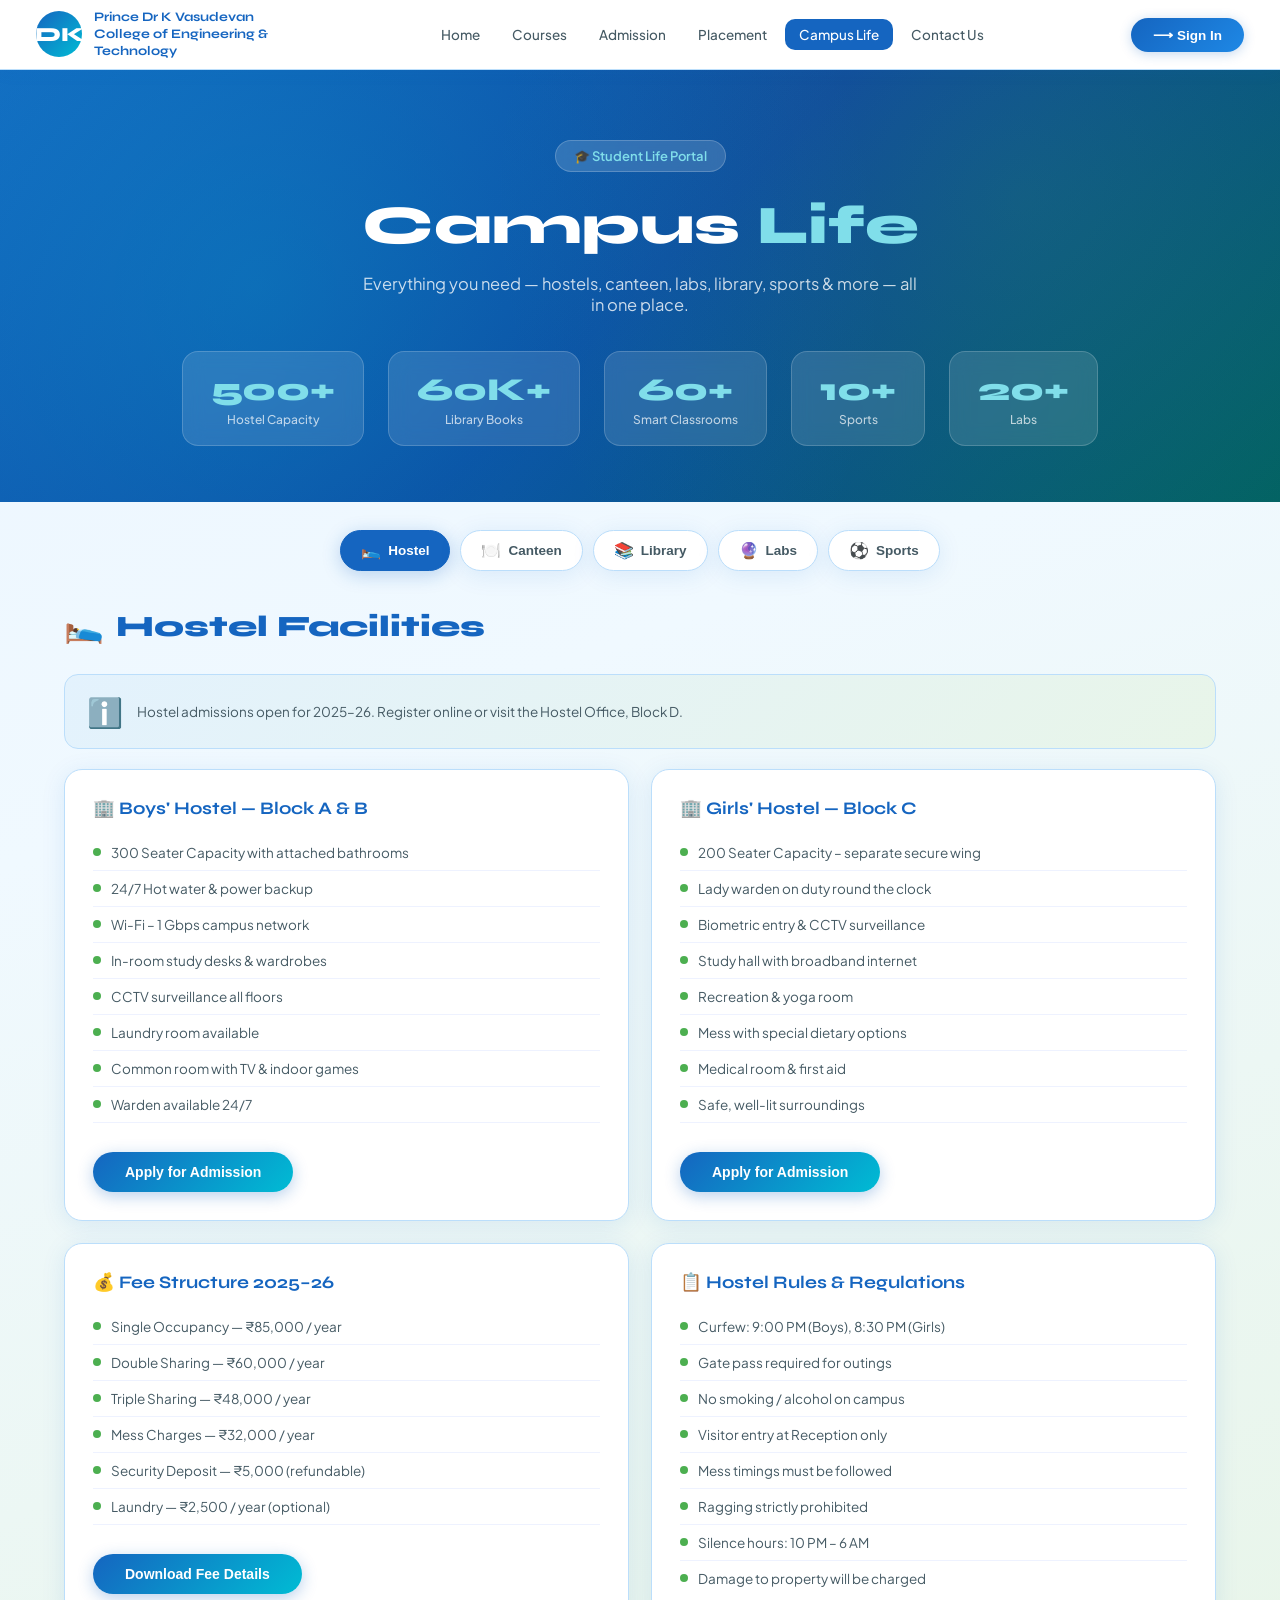
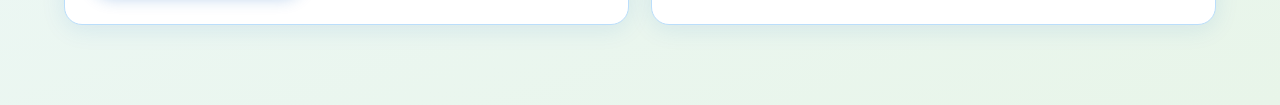
<file: CampusLife.html>
<!DOCTYPE html>
<html lang="en">
<head>
<meta charset="UTF-8">
<meta name="viewport" content="width=device-width, initial-scale=1.0">
<title>Campus Life – Prince Dr K Vasudevan College of Engineering & Technology</title>
<link href="https://fonts.googleapis.com/css2?family=Plus+Jakarta+Sans:wght@300;400;500;600;700;800&family=Syne:wght@700;800&display=swap" rel="stylesheet">
<link rel="stylesheet" href="Campuslife.css">
</head>
<body>

<!-- NAV -->
<header class="topbar">
  <div class="logo-wrap">
    <div class="logo-icon">PDKV</div>
    <div class="logo-text">Prince Dr K Vasudevan College of Engineering &amp; Technology</div>
  </div>
  <nav class="main-nav">
    <a href="index.html"> Home</a>
    <a href="Academics.html"> Courses</a>
    <a href="Admission.html"> Admission</a>
    <a href="placement.html"> Placement</a>
    <a href="CampusLife.html" class="active">Campus Life</a>
    <a href="contact.html"> Contact Us</a>
  </nav>
  <div class="nav-right">
    <button class="btn-signin">&#10230; Sign In</button>
  </div>
</header>

<!-- HERO -->
<section class="hero">
  <div class="hero-badge">&#127891; Student Life Portal</div>
  <h1>Campus <span>Life</span></h1>
  <p>Everything you need — hostels, canteen, labs, library, sports &amp; more — all in one place.</p>
  <div class="hero-stats">
    <div class="hstat"><div class="num">500+</div><div class="lbl">Hostel Capacity</div></div>
    <div class="hstat"><div class="num">60K+</div><div class="lbl">Library Books</div></div>
    <div class="hstat"><div class="num">60+</div><div class="lbl">Smart Classrooms</div></div>
    <div class="hstat"><div class="num">10+</div><div class="lbl">Sports</div></div>
    <div class="hstat"><div class="num">20+</div><div class="lbl">Labs</div></div>
  </div>
</section>

<!-- SECTION NAV -->
<div class="section-nav" id="sectionNav">
  <button class="snav-btn active" data-sec="hostel"><span class="ico">&#128716;&#65039;</span> Hostel</button>
  <button class="snav-btn" data-sec="canteen"><span class="ico">&#127869;&#65039;</span> Canteen</button>
  <button class="snav-btn" data-sec="library"><span class="ico">&#128218;</span> Library</button>
  <button class="snav-btn" data-sec="labs"><span class="ico">&#128302;</span> Labs</button>
  <button class="snav-btn" data-sec="sports"><span class="ico">&#9917;</span> Sports</button>
</div>

<!-- CONTENT -->
<div class="content">

  <!-- HOSTEL -->
  <div class="section active" id="sec-hostel">
    <div class="sec-title"><span class="ico">&#128716;&#65039;</span> Hostel Facilities</div>
    <div class="info-box"><span class="ico">&#8505;&#65039;</span> Hostel admissions open for 2025–26. Register online or visit the Hostel Office, Block D.</div>
    <div class="hostel-grid">
      <div class="hostel-card">
        <h3>&#127970; Boys' Hostel — Block A &amp; B</h3>
        <div class="hostel-feat"><span class="dot"></span> 300 Seater Capacity with attached bathrooms</div>
        <div class="hostel-feat"><span class="dot"></span> 24/7 Hot water &amp; power backup</div>
        <div class="hostel-feat"><span class="dot"></span> Wi-Fi – 1 Gbps campus network</div>
        <div class="hostel-feat"><span class="dot"></span> In-room study desks &amp; wardrobes</div>
        <div class="hostel-feat"><span class="dot"></span> CCTV surveillance all floors</div>
        <div class="hostel-feat"><span class="dot"></span> Laundry room available</div>
        <div class="hostel-feat"><span class="dot"></span> Common room with TV &amp; indoor games</div>
        <div class="hostel-feat"><span class="dot"></span> Warden available 24/7</div>
        <br><button class="btn-submit" onclick="toast('Room availability request submitted!')">Apply for Admission</button>
      </div>
      <div class="hostel-card">
        <h3>&#127970; Girls' Hostel — Block C</h3>
        <div class="hostel-feat"><span class="dot"></span> 200 Seater Capacity – separate secure wing</div>
        <div class="hostel-feat"><span class="dot"></span> Lady warden on duty round the clock</div>
        <div class="hostel-feat"><span class="dot"></span> Biometric entry &amp; CCTV surveillance</div>
        <div class="hostel-feat"><span class="dot"></span> Study hall with broadband internet</div>
        <div class="hostel-feat"><span class="dot"></span> Recreation &amp; yoga room</div>
        <div class="hostel-feat"><span class="dot"></span> Mess with special dietary options</div>
        <div class="hostel-feat"><span class="dot"></span> Medical room &amp; first aid</div>
        <div class="hostel-feat"><span class="dot"></span> Safe, well-lit surroundings</div>
        <br><button class="btn-submit" onclick="toast('Room availability request submitted!')">Apply for Admission</button>
      </div>
      <div class="hostel-card">
        <h3>&#128176; Fee Structure 2025–26</h3>
        <div class="hostel-feat"><span class="dot"></span> Single Occupancy — &#8377;85,000 / year</div>
        <div class="hostel-feat"><span class="dot"></span> Double Sharing — &#8377;60,000 / year</div>
        <div class="hostel-feat"><span class="dot"></span> Triple Sharing — &#8377;48,000 / year</div>
        <div class="hostel-feat"><span class="dot"></span> Mess Charges — &#8377;32,000 / year</div>
        <div class="hostel-feat"><span class="dot"></span> Security Deposit — &#8377;5,000 (refundable)</div>
        <div class="hostel-feat"><span class="dot"></span> Laundry — &#8377;2,500 / year (optional)</div>
        <br><button class="btn-submit" onclick="toast('Fee details sent to your email!')">Download Fee Details</button>
      </div>
      <div class="hostel-card">
        <h3>&#128203; Hostel Rules &amp; Regulations</h3>
        <div class="hostel-feat"><span class="dot"></span> Curfew: 9:00 PM (Boys), 8:30 PM (Girls)</div>
        <div class="hostel-feat"><span class="dot"></span> Gate pass required for outings</div>
        <div class="hostel-feat"><span class="dot"></span> No smoking / alcohol on campus</div>
        <div class="hostel-feat"><span class="dot"></span> Visitor entry at Reception only</div>
        <div class="hostel-feat"><span class="dot"></span> Mess timings must be followed</div>
        <div class="hostel-feat"><span class="dot"></span> Ragging strictly prohibited</div>
        <div class="hostel-feat"><span class="dot"></span> Silence hours: 10 PM – 6 AM</div>
        <div class="hostel-feat"><span class="dot"></span> Damage to property will be charged</div>
      </div>
    </div>
  </div>

  <!-- CANTEEN -->
  <div class="section" id="sec-canteen">
    <div class="sec-title"><span class="ico">&#127869;&#65039;</span> Canteen &amp; Dining</div>
    <div class="ctabs">
      <button class="ctab active" data-ctab="menu-today">&#128197; Today's Menu</button>
      <button class="ctab" data-ctab="menu-week">&#128198; Weekly Schedule</button>
      <button class="ctab" data-ctab="prices">&#128176; Prices &amp; Plans</button>
      <button class="ctab" data-ctab="order">&#128722; Pre-Book Meal</button>
      <button class="ctab" data-ctab="feedback">&#128172; Feedback</button>
      <button class="ctab" data-ctab="hygiene">&#129532; Hygiene Notice</button>
    </div>
    <div class="ctab-panel active" id="ctab-menu-today">
      <div class="info-box"><span class="ico">&#127749;</span> Today is <strong>Monday, 08 June 2026</strong>. Menu is updated daily by 7 AM.</div>
      <div class="menu-day">
        <h4>&#127749; Breakfast &nbsp;<span style="font-weight:400;font-size:13px;color:#90A4AE">7:00 AM – 9:00 AM</span></h4>
        <div class="meal-row">
          <div class="meal-block"><div class="mtype">Main</div><ul><li>Idli (3 pcs)</li><li>Vada (2 pcs)</li></ul></div>
          <div class="meal-block"><div class="mtype">Sides</div><ul><li>Sambar</li><li>Coconut Chutney</li></ul></div>
          <div class="meal-block"><div class="mtype">Drinks</div><ul><li>Tea / Coffee</li><li>Milk</li></ul></div>
        </div>
      </div>
      <div class="menu-day">
        <h4>&#9728;&#65039; Lunch &nbsp;<span style="font-weight:400;font-size:13px;color:#90A4AE">12:00 PM – 2:00 PM</span></h4>
        <div class="meal-row">
          <div class="meal-block"><div class="mtype">Main</div><ul><li>Rice</li><li>Chapati (2 pcs)</li></ul></div>
          <div class="meal-block"><div class="mtype">Sides</div><ul><li>Dal Tadka</li><li>Paneer Masala</li><li>Rasam</li></ul></div>
          <div class="meal-block"><div class="mtype">Extras</div><ul><li>Papad</li><li>Pickle</li><li>Curd</li></ul></div>
        </div>
      </div>
      <div class="menu-day">
        <h4>&#127769; Dinner &nbsp;<span style="font-weight:400;font-size:13px;color:#90A4AE">7:30 PM – 9:00 PM</span></h4>
        <div class="meal-row">
          <div class="meal-block"><div class="mtype">Main</div><ul><li>Roti (3 pcs)</li><li>Fried Rice</li></ul></div>
          <div class="meal-block"><div class="mtype">Sides</div><ul><li>Mixed Veg Curry</li><li>Dal Makhani</li></ul></div>
          <div class="meal-block"><div class="mtype">Dessert</div><ul><li>Kheer</li><li>Banana</li></ul></div>
        </div>
      </div>
    </div>
    <div class="ctab-panel" id="ctab-menu-week">
      <div style="overflow-x:auto">
        <table class="price-table" style="min-width:700px">
          <thead><tr><th>Day</th><th>Breakfast</th><th>Lunch</th><th>Snacks</th><th>Dinner</th></tr></thead>
          <tbody>
            <tr><td><strong>Monday</strong></td><td>Pongal, Chutney</td><td>Rice, Sambar, Kootu</td><td>Bajji, Tea</td><td>Chapati, Dal</td></tr>
            <tr><td><strong>Tuesday</strong></td><td>Dosa, Idli</td><td>Rice, Rasam, Egg Curry</td><td>Cake, Coffee</td><td>Fried Rice, Manchurian</td></tr>
            <tr><td><strong>Wednesday</strong></td><td>Upma, Puri</td><td>Rice, Dal, Aloo Masala</td><td>Samosa, Tea</td><td>Roti, Palak Paneer</td></tr>
            <tr><td><strong>Thursday</strong></td><td>Idli, Vada</td><td>Biriyani, Raita</td><td>Vada, Coffee</td><td>Chapati, Mixed Veg</td></tr>
            <tr><td><strong>Friday</strong></td><td>Poori Masala</td><td>Rice, Fish Curry, Rasam</td><td>Murukku, Tea</td><td>Dosa, Sambar</td></tr>
            <tr><td><strong>Saturday</strong></td><td>Idli, Vada</td><td>Rice, Paneer Masala</td><td>Cake, Tea</td><td>Roti, Dal Makhani</td></tr>
            <tr><td><strong>Sunday</strong></td><td>Dosa, Chutney</td><td>Special Meals (Biriyani)</td><td>Sweets</td><td>Noodles, Manchurian</td></tr>
          </tbody>
        </table>
      </div>
    </div>
    <div class="ctab-panel" id="ctab-prices">
      <table class="price-table">
        <thead><tr><th>Meal / Plan</th><th>Type</th><th>Price</th><th>Timing</th></tr></thead>
        <tbody>
          <tr><td>Breakfast</td><td><span class="badge-veg">Veg</span></td><td>&#8377;40</td><td>7:00 – 9:00 AM</td></tr>
          <tr><td>Lunch</td><td><span class="badge-veg">Veg</span></td><td>&#8377;70</td><td>12:00 – 2:00 PM</td></tr>
          <tr><td>Lunch</td><td><span class="badge-nveg">Non-Veg</span></td><td>&#8377;90</td><td>12:00 – 2:00 PM</td></tr>
          <tr><td>Snacks</td><td><span class="badge-veg">Veg</span></td><td>&#8377;25 – &#8377;40</td><td>4:00 – 5:30 PM</td></tr>
          <tr><td>Dinner</td><td><span class="badge-veg">Veg</span></td><td>&#8377;65</td><td>7:30 – 9:00 PM</td></tr>
          <tr><td><strong>Monthly Meal Plan (Veg)</strong></td><td><span class="badge-veg">Veg</span></td><td><strong>&#8377;3,200</strong></td><td>All meals</td></tr>
          <tr><td><strong>Monthly Meal Plan (Non-Veg)</strong></td><td><span class="badge-nveg">Non-Veg</span></td><td><strong>&#8377;3,800</strong></td><td>All meals</td></tr>
          <tr><td><strong>Annual Mess Plan</strong></td><td><span class="badge-veg">Veg</span></td><td><strong>&#8377;32,000</strong></td><td>All meals</td></tr>
        </tbody>
      </table>
      <br>
      <div class="info-box"><span class="ico">&#128161;</span> Meal plans can be purchased at the Canteen Office or via the Student Portal. Discounts available for SC/ST students under government scheme.</div>
    </div>
    <div class="ctab-panel" id="ctab-order">
      <div class="order-form">
        <h3 style="color:var(--primary);margin-bottom:20px;font-family:'Syne',sans-serif;">&#128722; Pre-Book Your Meal</h3>
        <div class="form-row">
          <div class="form-group"><label>Student Name</label><input type="text" placeholder="Enter your name"></div>
          <div class="form-group"><label>Register Number</label><input type="text" placeholder="e.g. 22CS001"></div>
        </div>
        <div class="form-row">
          <div class="form-group"><label>Meal Type</label>
            <select><option>Breakfast</option><option>Lunch</option><option>Snacks</option><option>Dinner</option></select>
          </div>
          <div class="form-group"><label>Date</label><input type="date"></div>
        </div>
        <div class="form-row">
          <div class="form-group"><label>Food Preference</label>
            <select><option>Vegetarian</option><option>Non-Vegetarian</option></select>
          </div>
          <div class="form-group"><label>Special Requests</label><input type="text" placeholder="Allergy, diet, etc."></div>
        </div>
        <button class="btn-submit" onclick="toast('&#9989; Meal pre-booked successfully!')">Confirm Pre-Booking</button>
      </div>
    </div>
    <div class="ctab-panel" id="ctab-feedback">
      <div class="order-form">
        <h3 style="color:var(--primary);margin-bottom:16px;font-family:'Syne',sans-serif;">&#128172; Canteen Feedback</h3>
        <div class="form-group" style="margin-bottom:16px"><label>Your Name (optional)</label><input type="text" placeholder="Anonymous"></div>
        <div class="form-group" style="margin-bottom:10px"><label>Rate the Food Quality</label></div>
        <div class="stars" id="stars1">
          <span class="star">&#9733;</span><span class="star">&#9733;</span><span class="star">&#9733;</span><span class="star">&#9733;</span><span class="star">&#9733;</span>
        </div>
        <div class="form-group" style="margin:12px 0"><label>Rate Hygiene &amp; Cleanliness</label></div>
        <div class="stars" id="stars2">
          <span class="star">&#9733;</span><span class="star">&#9733;</span><span class="star">&#9733;</span><span class="star">&#9733;</span><span class="star">&#9733;</span>
        </div>
        <div class="form-group" style="margin-top:16px;margin-bottom:16px"><label>Comments / Suggestions</label>
          <textarea rows="4" placeholder="Tell us how we can improve..."></textarea>
        </div>
        <button class="btn-submit" onclick="toast('&#128591; Thank you for your feedback!')">Submit Feedback</button>
      </div>
    </div>
    <div class="ctab-panel" id="ctab-hygiene">
      <div class="card-grid">
        <div class="card"><div class="card-icon" style="background:#E8F5E9">&#129382;</div><div class="card-title">Fresh Ingredients Daily</div><div class="card-desc">All vegetables and proteins are sourced fresh each morning from certified vendors. No frozen or stored raw materials.</div></div>
        <div class="card"><div class="card-icon" style="background:#E3F2FD">&#129532;</div><div class="card-title">FSSAI Certified Kitchen</div><div class="card-desc">Our kitchen holds a valid FSSAI License. Monthly inspections by the college hygiene committee ensure standards are maintained.</div></div>
        <div class="card"><div class="card-icon" style="background:#FFF3E0">&#127777;&#65039;</div><div class="card-title">Temperature Control</div><div class="card-desc">Food is stored and served at regulated temperatures. Hot food above 60°C, cold items below 5°C at all times.</div></div>
        <div class="card"><div class="card-icon" style="background:#FCE4EC">&#129535;</div><div class="card-title">Sanitization Schedule</div><div class="card-desc">Tables, counters, and utensils are sanitized after every meal period. Weekly deep cleaning of the entire canteen.</div></div>
        <div class="card"><div class="card-icon" style="background:#EDE7F6">&#128104;&#8205;&#127859;</div><div class="card-title">Staff Health Screening</div><div class="card-desc">All canteen staff undergo monthly medical checkups. Gloves, aprons, and hairnets are mandatory at all times.</div></div>
        <div class="card"><div class="card-icon" style="background:#E0F7FA">&#128688;</div><div class="card-title">Purified Drinking Water</div><div class="card-desc">RO + UV filtered water dispensers available throughout the canteen. Water quality tested weekly.</div></div>
      </div>
    </div>
  </div>

  <!-- LIBRARY -->
  <div class="section" id="sec-library">
    <div class="sec-title"><span class="ico">&#128218;</span> Central Library</div>
    <div class="lib-stats">
      <div class="lib-stat"><div class="num">60K+</div><div class="lbl">Books</div></div>
      <div class="lib-stat"><div class="num">500+</div><div class="lbl">Journals</div></div>
      <div class="lib-stat"><div class="num">24/7</div><div class="lbl">E-Library Access</div></div>
      <div class="lib-stat"><div class="num">5</div><div class="lbl">Reading Halls</div></div>
    </div>
    <div class="lib-search">
      <input type="text" id="bookSearch" placeholder="&#128269;  Search books, journals, authors..." oninput="filterBooks()">
      <button onclick="filterBooks()">Search</button>
    </div>
    <div class="book-grid" id="bookGrid">
      <div class="book-card" data-title="Engineering Mathematics"><div class="book-cover" style="background:#E3F2FD">&#128208;</div><div class="book-title">Engineering Mathematics</div><div class="book-author">B.S. Grewal</div><span class="book-avail avail">&#10003; Available</span></div>
      <div class="book-card" data-title="Data Structures"><div class="book-cover" style="background:#E8F5E9">&#127795;</div><div class="book-title">Data Structures &amp; Algorithms</div><div class="book-author">Thomas H. Cormen</div><span class="book-avail unavail">&#10007; Issued</span></div>
      <div class="book-card" data-title="Operating Systems"><div class="book-cover" style="background:#FFF8E1">&#128187;</div><div class="book-title">Operating Systems</div><div class="book-author">Abraham Silberschatz</div><span class="book-avail avail">&#10003; Available</span></div>
      <div class="book-card" data-title="Fluid Mechanics"><div class="book-cover" style="background:#E0F7FA">&#127754;</div><div class="book-title">Fluid Mechanics</div><div class="book-author">Frank White</div><span class="book-avail avail">&#10003; Available</span></div>
      <div class="book-card" data-title="Machine Learning"><div class="book-cover" style="background:#EDE7F6">&#129302;</div><div class="book-title">Machine Learning</div><div class="book-author">Tom Mitchell</div><span class="book-avail unavail">&#10007; Issued</span></div>
      <div class="book-card" data-title="VLSI Design"><div class="book-cover" style="background:#FCE4EC">&#128268;</div><div class="book-title">VLSI Design</div><div class="book-author">Neil Weste</div><span class="book-avail avail">&#10003; Available</span></div>
      <div class="book-card" data-title="Chemistry"><div class="book-cover" style="background:#F3E5F5">&#9879;&#65039;</div><div class="book-title">Engineering Chemistry</div><div class="book-author">P.C. Jain</div><span class="book-avail avail">&#10003; Available</span></div>
      <div class="book-card" data-title="Digital Electronics"><div class="book-cover" style="background:#FBE9E7">&#128267;</div><div class="book-title">Digital Electronics</div><div class="book-author">Morris Mano</div><span class="book-avail avail">&#10003; Available</span></div>
    </div>
    <br>
    <div class="order-form">
      <h3 style="color:var(--primary);margin-bottom:20px;font-family:'Syne',sans-serif;">&#128214; Request / Reserve a Book</h3>
      <div class="form-row">
        <div class="form-group"><label>Student Name</label><input type="text" placeholder="Enter your name"></div>
        <div class="form-group"><label>Register Number</label><input type="text" placeholder="e.g. 22CS001"></div>
      </div>
      <div class="form-row">
        <div class="form-group"><label>Book Name / ISBN</label><input type="text" placeholder="Title or ISBN"></div>
        <div class="form-group"><label>Required Date</label><input type="date"></div>
      </div>
      <button class="btn-submit" onclick="toast('&#128218; Book reservation request sent!')">Reserve Book</button>
    </div>
  </div>

  <!-- LABS -->
  <div class="section" id="sec-labs">
    <div class="sec-title"><span class="ico">&#128302;</span> Labs &amp; Research Facilities</div>
    <div class="info-box"><span class="ico">&#127998;</span> Live availability updated every 30 minutes. Book a lab slot via the form below.</div>
    <div class="labs-grid">
      <div class="lab-card"><div class="lab-header"><div class="lab-icon" style="background:#E3F2FD">&#128187;</div><div class="lab-info"><h4>Computer Science Lab</h4><span>Block A – Room 101</span></div></div><div class="lab-detail">500+ high-performance computers, 24/7 internet, specialized setups for AI, ML, and Cybersecurity projects.</div><div class="lab-avail open"><div class="dot"></div> Open – 42 seats available</div></div>
      <div class="lab-card"><div class="lab-header"><div class="lab-icon" style="background:#E8F5E9">&#9889;</div><div class="lab-info"><h4>Electronics Lab (ECE)</h4><span>Block B – Room 203</span></div></div><div class="lab-detail">Advanced instruments: oscilloscopes, function generators, CRO, PCB design stations, and embedded systems kits.</div><div class="lab-avail busy"><div class="dot"></div> Busy – Class in progress</div></div>
      <div class="lab-card"><div class="lab-header"><div class="lab-icon" style="background:#FFF3E0">&#128297;</div><div class="lab-info"><h4>Mechanical Workshop</h4><span>Block C – Ground Floor</span></div></div><div class="lab-detail">CNC machines, lathe, milling, 3D printers, and full fabrication facility for mechanical engineering projects.</div><div class="lab-avail open"><div class="dot"></div> Open – 18 seats available</div></div>
      <div class="lab-card"><div class="lab-header"><div class="lab-icon" style="background:#FCE4EC">&#9879;&#65039;</div><div class="lab-info"><h4>Chemistry Research Lab</h4><span>Block A – Room 305</span></div></div><div class="lab-detail">Advanced instruments for material science, polymer research, and environmental analysis. Fume hoods and safety equipment provided.</div><div class="lab-avail open"><div class="dot"></div> Open – 10 seats available</div></div>
      <div class="lab-card"><div class="lab-header"><div class="lab-icon" style="background:#EDE7F6">&#129302;</div><div class="lab-info"><h4>AI &amp; Data Science Lab</h4><span>Block D – Room 401</span></div></div><div class="lab-detail">GPU clusters, cloud computing terminals, and dedicated workstations for deep learning, NLP, and robotics research.</div><div class="lab-avail busy"><div class="dot"></div> Busy – Reserved until 5 PM</div></div>
      <div class="lab-card"><div class="lab-header"><div class="lab-icon" style="background:#E0F7FA">&#127758;</div><div class="lab-info"><h4>Networking &amp; Cyber Lab</h4><span>Block D – Room 402</span></div></div><div class="lab-detail">Cisco routers, network simulators, penetration testing systems, and a secure sandbox environment for ethical hacking courses.</div><div class="lab-avail open"><div class="dot"></div> Open – 25 seats available</div></div>
    </div>
    <br>
    <div class="order-form">
      <h3 style="color:var(--primary);margin-bottom:20px;font-family:'Syne',sans-serif;">&#128197; Book a Lab Slot</h3>
      <div class="form-row">
        <div class="form-group"><label>Student / Staff Name</label><input type="text" placeholder="Your name"></div>
        <div class="form-group"><label>Register / Staff ID</label><input type="text" placeholder="ID number"></div>
      </div>
      <div class="form-row">
        <div class="form-group"><label>Select Lab</label>
          <select><option>Computer Science Lab</option><option>Electronics Lab (ECE)</option><option>Mechanical Workshop</option><option>Chemistry Research Lab</option><option>AI &amp; Data Science Lab</option><option>Networking &amp; Cyber Lab</option></select>
        </div>
        <div class="form-group"><label>Date</label><input type="date"></div>
      </div>
      <div class="form-group" style="margin-bottom:16px"><label>Select Time Slot</label></div>
      <div class="timeslot-grid">
        <div class="timeslot avail" onclick="selectSlot(this)">8–9 AM</div>
        <div class="timeslot taken">9–10 AM</div>
        <div class="timeslot avail" onclick="selectSlot(this)">10–11 AM</div>
        <div class="timeslot taken">11–12 PM</div>
        <div class="timeslot avail" onclick="selectSlot(this)">12–1 PM</div>
        <div class="timeslot avail" onclick="selectSlot(this)">1–2 PM</div>
        <div class="timeslot taken">2–3 PM</div>
        <div class="timeslot avail" onclick="selectSlot(this)">3–4 PM</div>
        <div class="timeslot avail" onclick="selectSlot(this)">4–5 PM</div>
        <div class="timeslot taken">5–6 PM</div>
      </div>
      <br>
      <div class="form-group" style="margin-bottom:16px"><label>Purpose of Booking</label><input type="text" placeholder="Project work, assignment, research..."></div>
      <button class="btn-submit" onclick="toast('&#128302; Lab slot booked successfully!')">Book Lab Slot</button>
    </div>
  </div>

  <!-- SPORTS -->
  <div class="section" id="sec-sports">
    <div class="sec-title"><span class="ico">&#9917;</span> Sports &amp; Recreation</div>
    <div class="info-box"><span class="ico">&#127942;</span> Intramural Sports Fest 2026 registrations open! Register at the Physical Education Department by June 10.</div>
    <div class="sports-grid">
      <div class="sport-card"><span class="sport-ico">&#9917;</span><div class="sport-name">Football</div><div class="sport-venue">Main Ground</div><span class="sport-status open-s">Open</span></div>
      <div class="sport-card"><span class="sport-ico">&#127936;</span><div class="sport-name">Basketball</div><div class="sport-venue">Court A &amp; B</div><span class="sport-status busy-s">In Use</span></div>
      <div class="sport-card"><span class="sport-ico">&#127951;</span><div class="sport-name">Cricket</div><div class="sport-venue">Cricket Ground</div><span class="sport-status open-s">Open</span></div>
      <div class="sport-card"><span class="sport-ico">&#127992;</span><div class="sport-name">Badminton</div><div class="sport-venue">Indoor Court</div><span class="sport-status busy-s">In Use</span></div>
      <div class="sport-card"><span class="sport-ico">&#127946;</span><div class="sport-name">Swimming</div><div class="sport-venue">Olympic Pool</div><span class="sport-status open-s">Open</span></div>
      <div class="sport-card"><span class="sport-ico">&#127934;</span><div class="sport-name">Tennis</div><div class="sport-venue">Tennis Court</div><span class="sport-status open-s">Open</span></div>
      <div class="sport-card"><span class="sport-ico">&#127947;</span><div class="sport-name">Gym</div><div class="sport-venue">Fitness Center</div><span class="sport-status busy-s">Peak Hours</span></div>
      <div class="sport-card"><span class="sport-ico">&#127952;</span><div class="sport-name">Volleyball</div><div class="sport-venue">Outdoor Court</div><span class="sport-status open-s">Open</span></div>
      <div class="sport-card"><span class="sport-ico">&#129354;</span><div class="sport-name">Boxing</div><div class="sport-venue">Combat Zone</div><span class="sport-status open-s">Open</span></div>
      <div class="sport-card"><span class="sport-ico">&#127955;</span><div class="sport-name">Table Tennis</div><div class="sport-venue">TT Room</div><span class="sport-status busy-s">In Use</span></div>
    </div>
    <br>
    <div class="sec-title" style="font-size:1.2rem;margin-bottom:18px"><span class="ico">&#128197;</span> Sports Schedule This Week</div>
    <div style="overflow-x:auto">
      <table class="schedule-table">
        <thead><tr><th>Day</th><th>Sport</th><th>Venue</th><th>Time</th><th>Coach</th></tr></thead>
        <tbody>
          <tr><td>Monday</td><td>Cricket Practice</td><td>Cricket Ground</td><td>5:00–7:00 PM</td><td>Mr. Rajesh</td></tr>
          <tr><td>Tuesday</td><td>Basketball Match</td><td>Court A</td><td>4:30–6:30 PM</td><td>Ms. Priya</td></tr>
          <tr><td>Wednesday</td><td>Football Training</td><td>Main Ground</td><td>5:00–7:00 PM</td><td>Mr. Arjun</td></tr>
          <tr><td>Thursday</td><td>Swimming Competition</td><td>Olympic Pool</td><td>6:00–8:00 AM</td><td>Mr. Suresh</td></tr>
          <tr><td>Friday</td><td>Badminton Tournament</td><td>Indoor Court</td><td>4:00–6:00 PM</td><td>Ms. Kavitha</td></tr>
          <tr><td>Saturday</td><td>Volleyball Friendly</td><td>Outdoor Court</td><td>3:00–5:00 PM</td><td>Mr. Vikram</td></tr>
        </tbody>
      </table>
    </div>
    <br>
    <div class="order-form">
      <h3 style="color:var(--primary);margin-bottom:20px;font-family:'Syne',sans-serif;">&#127942; Register for Sports Event</h3>
      <div class="form-row">
        <div class="form-group"><label>Student Name</label><input type="text" placeholder="Full name"></div>
        <div class="form-group"><label>Register Number</label><input type="text" placeholder="e.g. 22ME005"></div>
      </div>
      <div class="form-row">
        <div class="form-group"><label>Sport</label>
          <select><option>Football</option><option>Basketball</option><option>Cricket</option><option>Badminton</option><option>Swimming</option><option>Tennis</option><option>Volleyball</option><option>Boxing</option><option>Table Tennis</option></select>
        </div>
        <div class="form-group"><label>Event Type</label>
          <select><option>Individual</option><option>Team (Captain)</option><option>Team (Player)</option></select>
        </div>
      </div>
      <div class="form-group" style="margin-bottom:16px"><label>Previous Achievements (optional)</label>
        <textarea rows="3" placeholder="District level, State level achievements..."></textarea>
      </div>
      <button class="btn-submit" onclick="toast('&#127885; Sports registration successful!')">Register Now</button>
    </div>
  </div>

</div><!-- /content -->

<!-- TOAST -->
<div id="toast"></div>

<!-- ✅ FIXED: JS file correctly linked -->
<script src="Campuslife.js"></script>
</body>
</html>
</file>
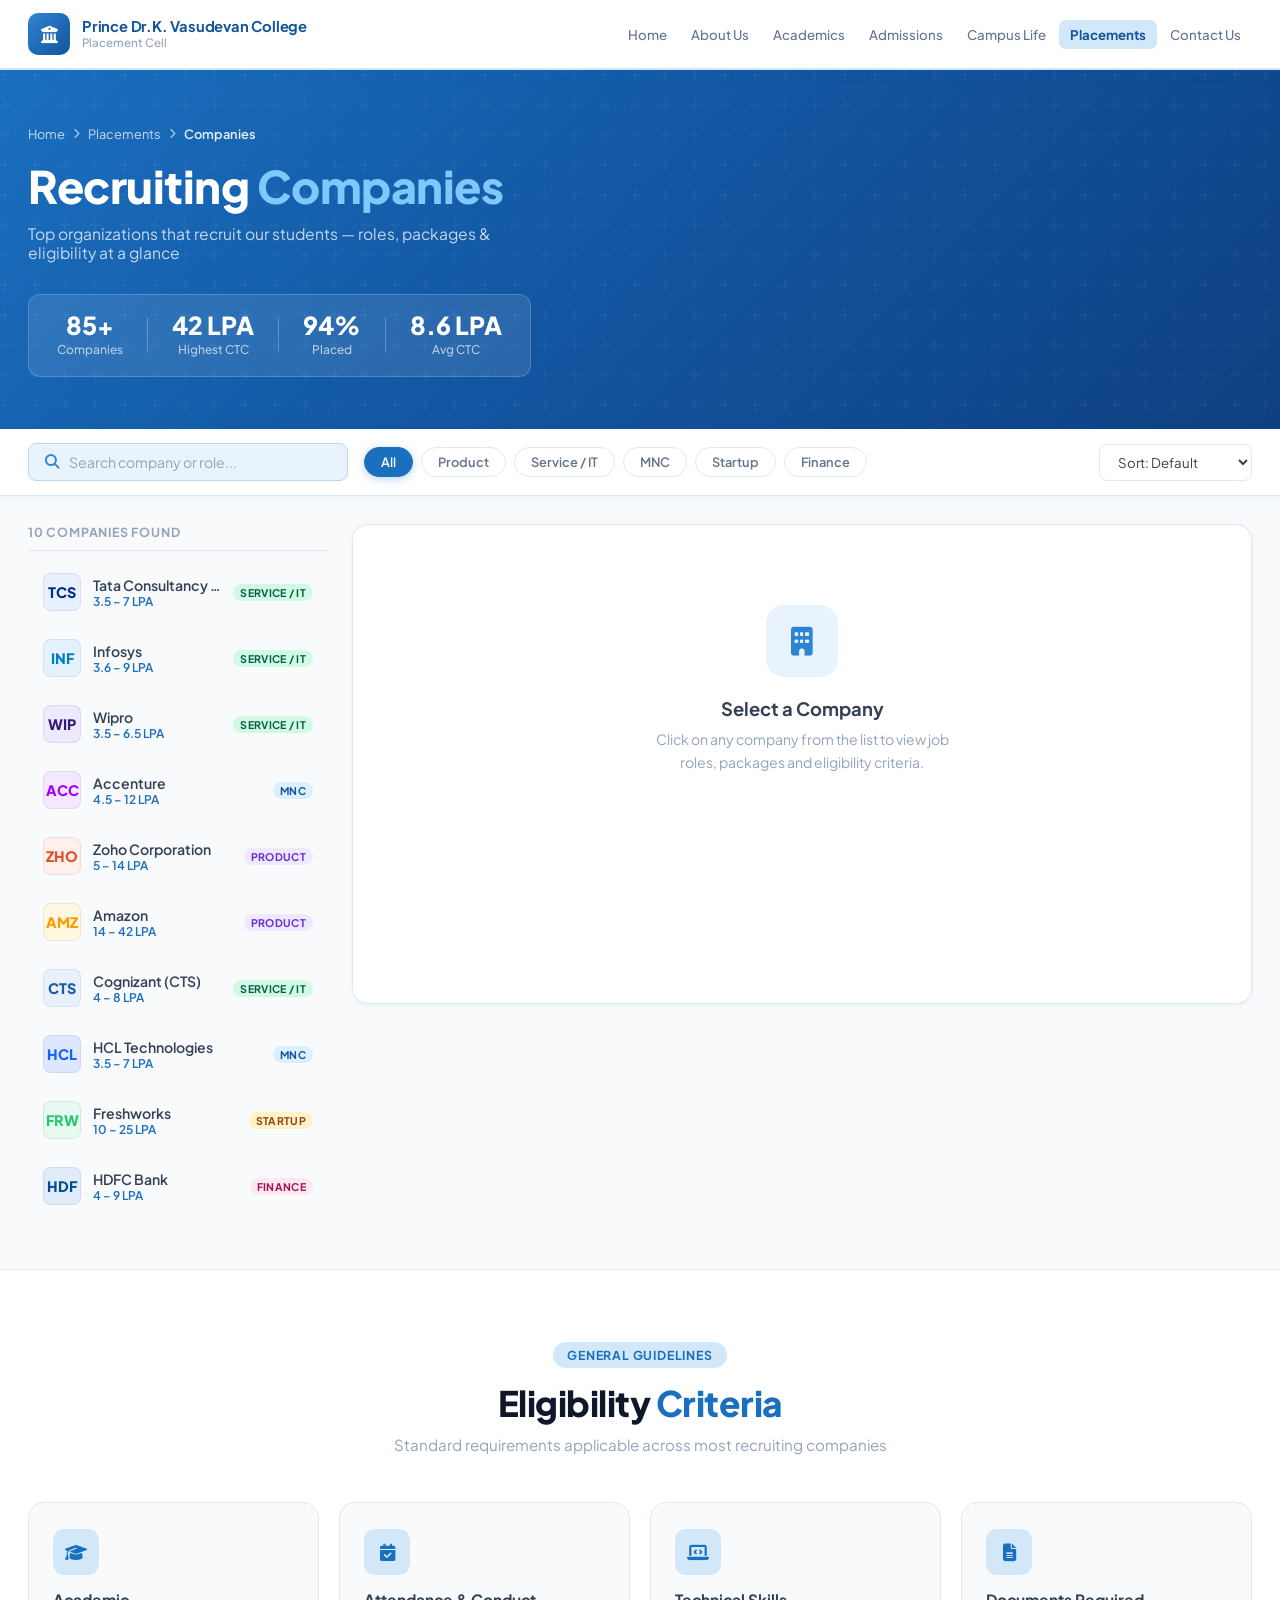
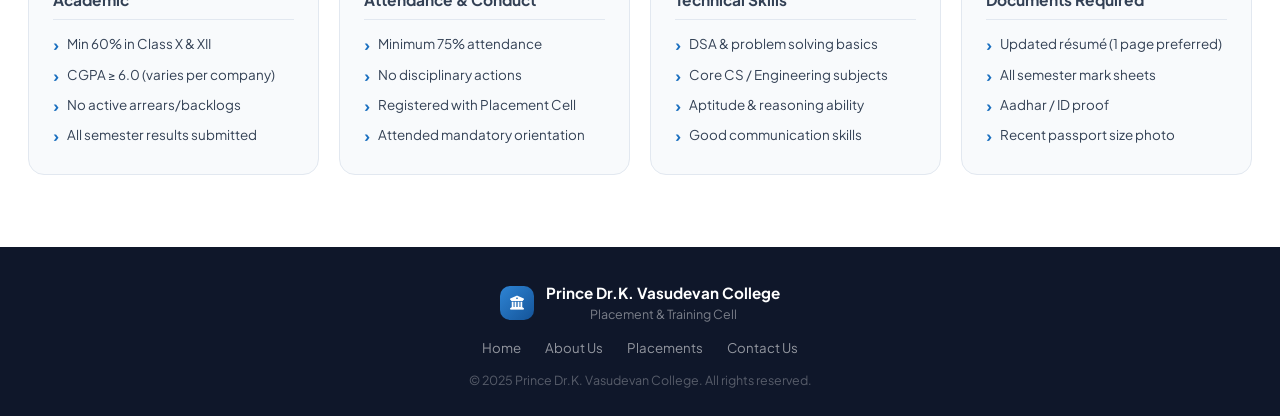
<file: company.html>
<!DOCTYPE html>
<html lang="en">
<head>
  <meta charset="UTF-8"/>
  <meta name="viewport" content="width=device-width, initial-scale=1.0"/>
  <title>Companies | Placement Cell</title>
  <link rel="stylesheet" href="company.css"/>
  <link href="https://fonts.googleapis.com/css2?family=Plus+Jakarta+Sans:wght@300;400;500;600;700;800&family=Lora:wght@400;500;600&display=swap" rel="stylesheet"/>
  <link rel="stylesheet" href="https://cdnjs.cloudflare.com/ajax/libs/font-awesome/6.5.0/css/all.min.css"/>
</head>
<body>

  <!-- ═══ NAVBAR ═══ -->
  <header class="header" id="header">
    <div class="nav-wrap">
      <a href="http://127.0.0.1:5500/Home.html" class="brand">
        <div class="brand-icon"><i class="fas fa-university"></i></div>
        <div class="brand-text">
          <span class="college-name">Prince Dr.K. Vasudevan College</span>
          <span class="dept-name">Placement Cell</span>
        </div>
      </a>
      <nav class="main-nav" id="mainNav">
        <a href="index.html">Home</a>
        <a href="About.html">About Us</a>
        <a href="Academics.html">Academics</a>
        <a href="Admission.html">Admissions</a>
        <a href="CampusLife.html">Campus Life</a>
        <a href="placement.html" class="nav-active">Placements</a>
        <a href="contact.html">Contact Us</a>
      </nav>
      <button class="nav-toggle" id="navToggle" aria-label="Menu">
        <span></span><span></span><span></span>
      </button>
    </div>
  </header>

  <!-- ═══ PAGE BANNER ═══ -->
  <section class="page-banner">
    <div class="banner-inner">
      <nav class="breadcrumb">
        <a href="http://127.0.0.1:5500/Home.html">Home</a>
        <i class="fas fa-chevron-right"></i>
        <a href="http://127.0.0.1:5500/placement.html">Placements</a>
        <i class="fas fa-chevron-right"></i>
        <span>Companies</span>
      </nav>
      <h1>Recruiting <em>Companies</em></h1>
      <p>Top organizations that recruit our students — roles, packages & eligibility at a glance</p>
      <div class="banner-stats">
        <div class="bstat"><span class="bnum">85+</span><span class="blbl">Companies</span></div>
        <div class="bdivider"></div>
        <div class="bstat"><span class="bnum">42 LPA</span><span class="blbl">Highest CTC</span></div>
        <div class="bdivider"></div>
        <div class="bstat"><span class="bnum">94%</span><span class="blbl">Placed</span></div>
        <div class="bdivider"></div>
        <div class="bstat"><span class="bnum">8.6 LPA</span><span class="blbl">Avg CTC</span></div>
      </div>
    </div>
  </section>

  <!-- ═══ FILTER BAR ═══ -->
  <div class="filter-bar">
    <div class="filter-inner">
      <div class="search-box">
        <i class="fas fa-search"></i>
        <input type="text" id="searchInput" placeholder="Search company or role..."/>
      </div>
      <div class="filter-chips" id="filterChips">
        <button class="chip active" data-cat="all">All</button>
        <button class="chip" data-cat="product">Product</button>
        <button class="chip" data-cat="service">Service / IT</button>
        <button class="chip" data-cat="mnc">MNC</button>
        <button class="chip" data-cat="startup">Startup</button>
        <button class="chip" data-cat="finance">Finance</button>
      </div>
      <select class="sort-select" id="sortSelect">
        <option value="default">Sort: Default</option>
        <option value="ctc-high">CTC: High → Low</option>
        <option value="ctc-low">CTC: Low → High</option>
        <option value="name">Name A–Z</option>
      </select>
    </div>
  </div>

  <!-- ═══ MAIN CONTENT ═══ -->
  <main class="page-main">
    <div class="main-wrap">

      <!-- LEFT — COMPANY LIST -->
      <aside class="company-sidebar">
        <div class="sidebar-head">
          <span id="compCount">Loading...</span>
        </div>
        <ul class="company-list" id="companyList">
          <!-- JS fills -->
        </ul>
      </aside>

      <!-- RIGHT — DETAIL PANEL -->
      <section class="detail-panel" id="detailPanel">
        <!-- Default state -->
        <div class="detail-empty" id="emptyState">
          <div class="empty-icon"><i class="fas fa-building"></i></div>
          <h3>Select a Company</h3>
          <p>Click on any company from the list to view job roles, packages and eligibility criteria.</p>
        </div>
        <!-- Detail content (JS fills) -->
        <div class="detail-content hidden" id="detailContent"></div>
      </section>

    </div>
  </main>

  <!-- ═══ ELIGIBILITY SECTION ═══ -->
  <section class="elig-section">
    <div class="section-wrap">
      <div class="section-head">
        <span class="section-tag">General Guidelines</span>
        <h2>Eligibility <span>Criteria</span></h2>
        <p>Standard requirements applicable across most recruiting companies</p>
      </div>
      <div class="elig-grid">
        <div class="elig-box">
          <div class="ebox-icon"><i class="fas fa-graduation-cap"></i></div>
          <h4>Academic</h4>
          <ul>
            <li>Min 60% in Class X & XII</li>
            <li>CGPA ≥ 6.0 (varies per company)</li>
            <li>No active arrears/backlogs</li>
            <li>All semester results submitted</li>
          </ul>
        </div>
        <div class="elig-box">
          <div class="ebox-icon"><i class="fas fa-calendar-check"></i></div>
          <h4>Attendance & Conduct</h4>
          <ul>
            <li>Minimum 75% attendance</li>
            <li>No disciplinary actions</li>
            <li>Registered with Placement Cell</li>
            <li>Attended mandatory orientation</li>
          </ul>
        </div>
        <div class="elig-box">
          <div class="ebox-icon"><i class="fas fa-laptop-code"></i></div>
          <h4>Technical Skills</h4>
          <ul>
            <li>DSA & problem solving basics</li>
            <li>Core CS / Engineering subjects</li>
            <li>Aptitude & reasoning ability</li>
            <li>Good communication skills</li>
          </ul>
        </div>
        <div class="elig-box">
          <div class="ebox-icon"><i class="fas fa-file-alt"></i></div>
          <h4>Documents Required</h4>
          <ul>
            <li>Updated résumé (1 page preferred)</li>
            <li>All semester mark sheets</li>
            <li>Aadhar / ID proof</li>
            <li>Recent passport size photo</li>
          </ul>
        </div>
      </div>
    </div>
  </section>

  <!-- ═══ FOOTER ═══ -->
  <footer class="footer">
    <div class="footer-wrap">
      <div class="footer-brand">
        <div class="brand-icon sm"><i class="fas fa-university"></i></div>
        <div>
          <strong>Prince Dr.K. Vasudevan College</strong>
          <span>Placement & Training Cell</span>
        </div>
      </div>
      <nav class="footer-nav">
        <a href="index.html">Home</a>
        <a href="About.html">About Us</a>
        <a href="placement.html">Placements</a>
        <a href="contact.html">Contact Us</a>
      </nav>
      <p class="footer-copy">© 2025 Prince Dr.K. Vasudevan College. All rights reserved.</p>
    </div>
  </footer>

  <script src="company.js"></script>
</body>
</html>
</file>
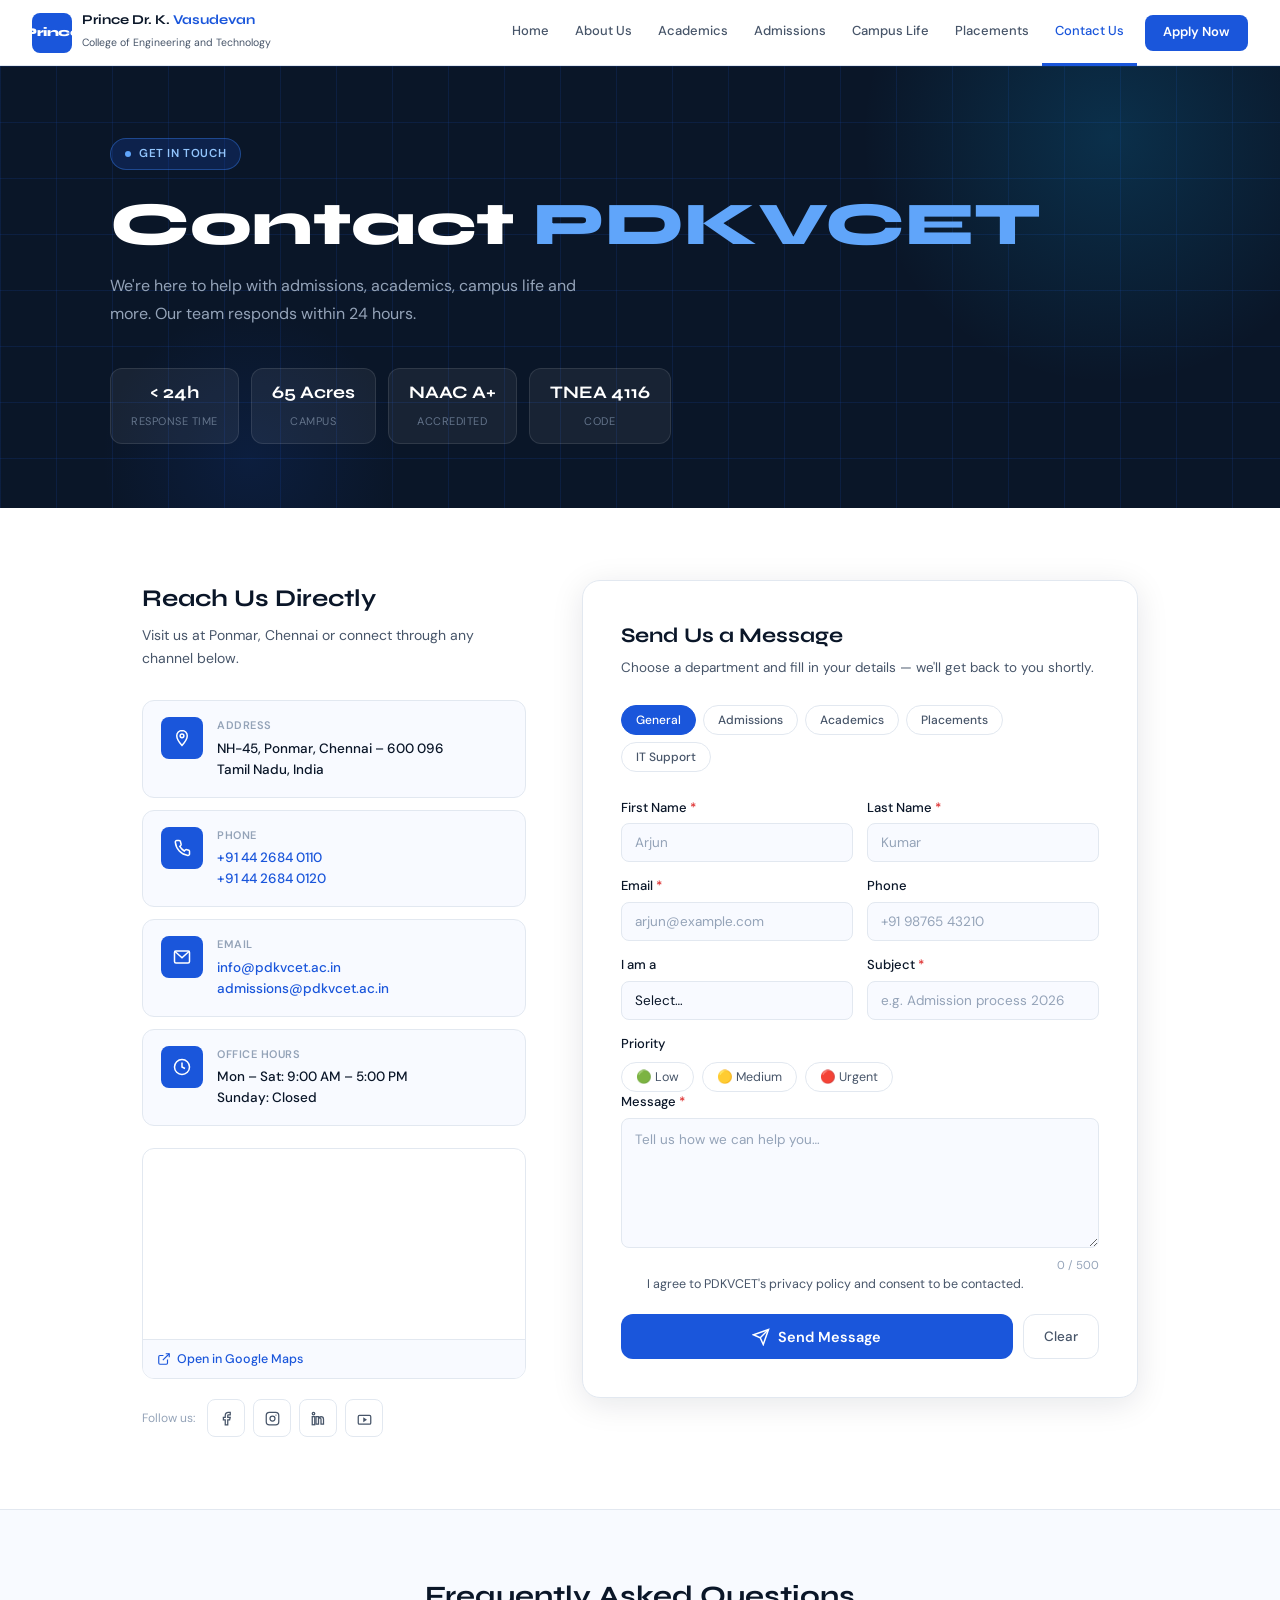
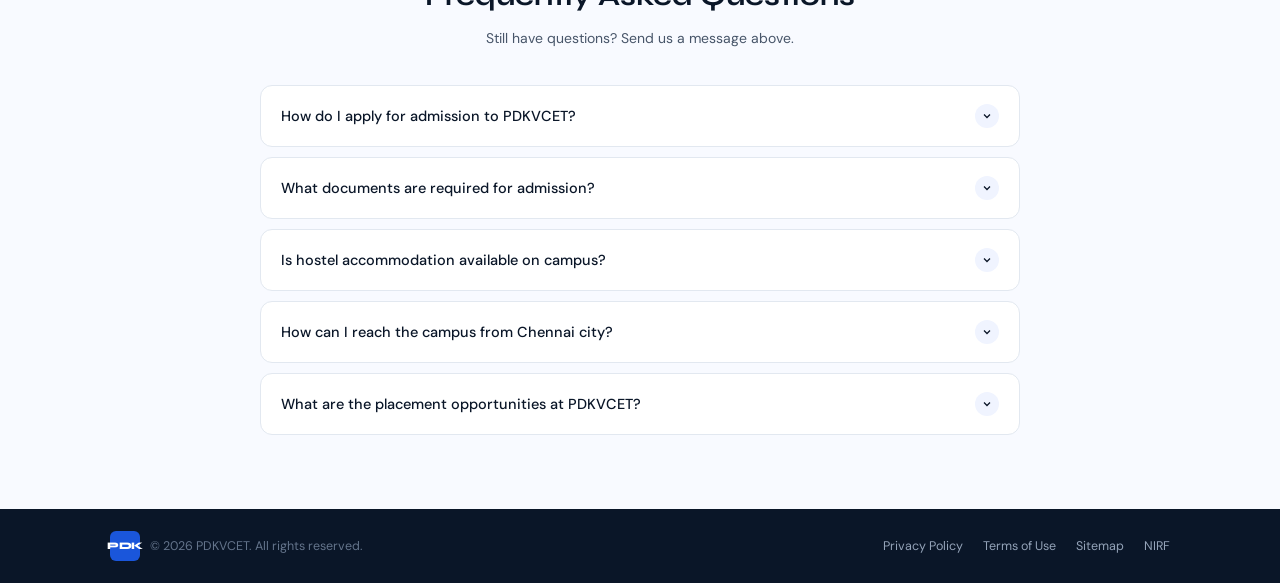
<file: contact.html>
<!DOCTYPE html>
<html lang="en">
<head>
  <meta charset="UTF-8" />
  <meta name="viewport" content="width=device-width, initial-scale=1.0"/>
  <title>Contact Us — PDKVCET</title>
  <link rel="stylesheet" href="contact.css"/>
  <link href="https://fonts.googleapis.com/css2?family=Syne:wght@400;600;700;800&family=DM+Sans:ital,wght@0,300;0,400;0,500;1,400&display=swap" rel="stylesheet"/>
</head>
<body>

  <!-- ════ NAVBAR ════ -->
  <nav class="navbar">
    <a href="index.html" class="nav-brand">
      <div class="brand-icon">Prince</div>
      <div class="brand-text">
        <strong>Prince Dr. K. <em>Vasudevan</em></strong>
        <span>College of Engineering and Technology</span>
      </div>
    </a>

    <button class="hamburger" id="hamburger" aria-label="Toggle menu">
      <span></span><span></span><span></span>
    </button>

    <ul class="nav-menu" id="navMenu">
      <li><a href="index.html">Home</a></li>
      <li><a href="About.html">About Us</a></li>
      <li><a href="Academics.html">Academics</a></li>
      <li><a href="Admissions.html">Admissions</a></li>
      <li><a href="CampusLife.html">Campus Life</a></li>
      <li><a href="placement.html">Placements</a></li>
      <li><a href="contact.html" class="nav-active">Contact Us</a></li>
      <li><a href="Admission.html" class="nav-apply">Apply Now</a></li>
    </ul>
  </nav>

  <!-- ════ HERO ════ -->
  <header class="hero">
    <div class="hero-bg-grid"></div>
    <div class="hero-orb hero-orb-1"></div>
    <div class="hero-orb hero-orb-2"></div>
    <div class="hero-inner">
      <div class="hero-label">
        <span class="hero-dot"></span>
        Get In Touch
      </div>
      <h1 class="hero-title">Contact <span>PDKVCET</span></h1>
      <p class="hero-sub">We're here to help with admissions, academics, campus life and more. Our team responds within 24 hours.</p>
      <div class="hero-pills">
        <div class="hero-pill">
          <strong>&lt; 24h</strong>
          <small>Response Time</small>
        </div>
        <div class="hero-pill">
          <strong>65 Acres</strong>
          <small>Campus</small>
        </div>
        <div class="hero-pill">
          <strong>NAAC A+</strong>
          <small>Accredited</small>
        </div>
        <div class="hero-pill">
          <strong>TNEA 4116</strong>
          <small>Code</small>
        </div>
      </div>
    </div>
  </header>

  <!-- ════ MAIN CONTACT SECTION ════ -->
  <main class="contact-main">

    <!-- Left Info Column -->
    <aside class="info-col">

      <h2 class="info-heading">Reach Us Directly</h2>
      <p class="info-sub">Visit us at Ponmar, Chennai or connect through any channel below.</p>

      <div class="info-cards">

        <div class="info-card">
          <div class="icard-icon">
            <svg viewBox="0 0 24 24" fill="none" stroke="currentColor" stroke-width="2"><path d="M12 2C8.13 2 5 5.13 5 9c0 5.25 7 13 7 13s7-7.75 7-13c0-3.87-3.13-7-7-7z"/><circle cx="12" cy="9" r="2.5"/></svg>
          </div>
          <div>
            <h4>Address</h4>
            <p>NH-45, Ponmar, Chennai – 600 096<br>Tamil Nadu, India</p>
          </div>
        </div>

        <div class="info-card">
          <div class="icard-icon">
            <svg viewBox="0 0 24 24" fill="none" stroke="currentColor" stroke-width="2"><path d="M22 16.92v3a2 2 0 0 1-2.18 2A19.8 19.8 0 0 1 3.08 4.18 2 2 0 0 1 5.07 2h3a2 2 0 0 1 2 1.72c.127.96.361 1.903.7 2.81a2 2 0 0 1-.45 2.11l-1.27 1.27a16 16 0 0 0 6.06 6.06l1.27-1.27a2 2 0 0 1 2.11-.45c.907.339 1.85.573 2.81.7A2 2 0 0 1 22 16.92z"/></svg>
          </div>
          <div>
            <h4>Phone</h4>
            <p><a href="tel:+914426840110">+91 44 2684 0110</a></p>
            <p><a href="tel:+914426840120">+91 44 2684 0120</a></p>
          </div>
        </div>

        <div class="info-card">
          <div class="icard-icon">
            <svg viewBox="0 0 24 24" fill="none" stroke="currentColor" stroke-width="2"><rect x="2" y="4" width="20" height="16" rx="2"/><polyline points="2,4 12,13 22,4"/></svg>
          </div>
          <div>
            <h4>Email</h4>
            <p><a href="mailto:info@pdkvcet.ac.in">info@pdkvcet.ac.in</a></p>
            <p><a href="mailto:admissions@pdkvcet.ac.in">admissions@pdkvcet.ac.in</a></p>
          </div>
        </div>

        <div class="info-card">
          <div class="icard-icon">
            <svg viewBox="0 0 24 24" fill="none" stroke="currentColor" stroke-width="2"><circle cx="12" cy="12" r="10"/><polyline points="12 6 12 12 16 14"/></svg>
          </div>
          <div>
            <h4>Office Hours</h4>
            <p>Mon – Sat: 9:00 AM – 5:00 PM</p>
            <p>Sunday: Closed</p>
          </div>
        </div>

      </div>

      <!-- Map -->
      <div class="map-wrapper">
        <iframe
          src="https://www.google.com/maps/embed?pb=!1m18!1m12!1m3!1d3890.1!2d80.1717!3d12.8927!2m3!1f0!2f0!3f0!3m2!1i1024!2i768!4f13.1!3m3!1m2!1s0x3a525b!2sPDKVCET!5e0!3m2!1sen!2sin!4v1"
          allowfullscreen="" loading="lazy" referrerpolicy="no-referrer-when-downgrade"
          title="PDKVCET Location Map">
        </iframe>
        <a href="https://maps.google.com/?q=PDKVCET+Ponmar+Chennai" target="_blank" class="map-link">
          <svg viewBox="0 0 24 24" fill="none" stroke="currentColor" stroke-width="2" width="14" height="14"><path d="M18 13v6a2 2 0 0 1-2 2H5a2 2 0 0 1-2-2V8a2 2 0 0 1 2-2h6"/><polyline points="15 3 21 3 21 9"/><line x1="10" y1="14" x2="21" y2="3"/></svg>
          Open in Google Maps
        </a>
      </div>

      <!-- Social -->
      <div class="social-row">
        <span class="social-label">Follow us:</span>
        <a href="#" class="social-btn" aria-label="Facebook">
          <svg viewBox="0 0 24 24" fill="none" stroke="currentColor" stroke-width="2"><path d="M18 2h-3a5 5 0 0 0-5 5v3H7v4h3v8h4v-8h3l1-4h-4V7a1 1 0 0 1 1-1h3z"/></svg>
        </a>
        <a href="#" class="social-btn" aria-label="Instagram">
          <svg viewBox="0 0 24 24" fill="none" stroke="currentColor" stroke-width="2"><rect x="2" y="2" width="20" height="20" rx="5"/><circle cx="12" cy="12" r="4"/><circle cx="17.5" cy="6.5" r="1" fill="currentColor" stroke="none"/></svg>
        </a>
        <a href="#" class="social-btn" aria-label="LinkedIn">
          <svg viewBox="0 0 24 24" fill="none" stroke="currentColor" stroke-width="2"><rect x="2" y="9" width="4" height="13"/><circle cx="4" cy="4" r="2"/><path d="M16 9a4 4 0 0 1 4 4v8h-4v-8a2 2 0 0 0-4 0v8h-4V9h4v2a5 5 0 0 1 4-2z"/></svg>
        </a>
        <a href="#" class="social-btn" aria-label="YouTube">
          <svg viewBox="0 0 24 24" fill="none" stroke="currentColor" stroke-width="2"><rect x="2" y="7" width="20" height="14" rx="2"/><polygon points="10 10 16 14 10 18" fill="currentColor" stroke="none"/></svg>
        </a>
      </div>

    </aside>

    <!-- Right Form Column -->
    <section class="form-col">

      <!-- Form Box -->
      <div class="form-box" id="formBox">
        <div class="form-box-header">
          <h3>Send Us a Message</h3>
          <p>Choose a department and fill in your details — we'll get back to you shortly.</p>
        </div>

        <!-- Department Selector -->
        <div class="dept-tabs" id="deptTabs" role="tablist">
          <button class="dtab active" data-dept="General Enquiry">General</button>
          <button class="dtab" data-dept="Admissions">Admissions</button>
          <button class="dtab" data-dept="Academics">Academics</button>
          <button class="dtab" data-dept="Placements">Placements</button>
          <button class="dtab" data-dept="IT Support">IT Support</button>
        </div>

        <form id="contactForm" novalidate autocomplete="off">
          <input type="hidden" id="selectedDept" value="General Enquiry"/>

          <div class="form-row">
            <div class="field">
              <label for="fName">First Name <span class="req">*</span></label>
              <input type="text" id="fName" placeholder="Arjun"/>
            </div>
            <div class="field">
              <label for="lName">Last Name <span class="req">*</span></label>
              <input type="text" id="lName" placeholder="Kumar"/>
            </div>
          </div>

          <div class="form-row">
            <div class="field">
              <label for="email">Email <span class="req">*</span></label>
              <input type="email" id="email" placeholder="arjun@example.com"/>
            </div>
            <div class="field">
              <label for="phone">Phone</label>
              <input type="tel" id="phone" placeholder="+91 98765 43210"/>
            </div>
          </div>

          <div class="form-row">
            <div class="field">
              <label for="userType">I am a</label>
              <select id="userType">
                <option value="">Select…</option>
                <option>Prospective Student</option>
                <option>Current Student</option>
                <option>Parent / Guardian</option>
                <option>Alumni</option>
                <option>Industry Partner</option>
                <option>Other</option>
              </select>
            </div>
            <div class="field">
              <label for="subject">Subject <span class="req">*</span></label>
              <input type="text" id="subject" placeholder="e.g. Admission process 2026"/>
            </div>
          </div>

          <div class="field full">
            <label>Priority</label>
            <div class="priority-chips" id="priorityChips">
              <button type="button" class="pchip" data-val="Low">🟢 Low</button>
              <button type="button" class="pchip" data-val="Medium">🟡 Medium</button>
              <button type="button" class="pchip" data-val="High">🔴 Urgent</button>
            </div>
          </div>

          <div class="field full">
            <label for="message">Message <span class="req">*</span></label>
            <textarea id="message" rows="5" placeholder="Tell us how we can help you…" maxlength="500"></textarea>
            <span class="char-count" id="charCount">0 / 500</span>
          </div>

          <div class="field full consent-row">
            <input type="checkbox" id="consent"/>
            <label for="consent">I agree to PDKVCET's privacy policy and consent to be contacted.</label>
          </div>

          <div class="form-actions">
            <button type="submit" class="btn-submit" id="submitBtn">
              <svg viewBox="0 0 24 24" fill="none" stroke="currentColor" stroke-width="2" width="18" height="18"><line x1="22" y1="2" x2="11" y2="13"/><polygon points="22 2 15 22 11 13 2 9 22 2"/></svg>
              Send Message
            </button>
            <button type="button" class="btn-clear" id="clearBtn">Clear</button>
          </div>

          <div class="form-error" id="formError"></div>
        </form>
      </div>

      <!-- Success Box -->
      <div class="success-box" id="successBox">
        <div class="success-icon">
          <svg viewBox="0 0 24 24" fill="none" stroke="currentColor" stroke-width="2.5" width="36" height="36"><polyline points="20 6 9 17 4 12"/></svg>
        </div>
        <h3>Message Sent!</h3>
        <p>Our team will respond within 24 hours. Keep a note of your ticket ID below.</p>
        <div class="ticket-id" id="ticketId">PDKV-000000</div>
        <button class="btn-back" id="backBtn">Send Another Message</button>
      </div>

    </section>
  </main>

  <!-- ════ FAQ ════ -->
  <section class="faq-section">
    <div class="faq-wrap">
      <h2>Frequently Asked Questions</h2>
      <p class="faq-sub">Still have questions? Send us a message above.</p>

      <div class="faq-list" id="faqList">

        <div class="faq-item">
          <button class="faq-btn">
            How do I apply for admission to PDKVCET?
            <span class="faq-icon"><svg viewBox="0 0 24 24" fill="none" stroke="currentColor" stroke-width="2.5"><polyline points="6 9 12 15 18 9"/></svg></span>
          </button>
          <div class="faq-answer">
            Admissions are processed through TNEA counselling by Anna University. Our TNEA code is <strong>4116</strong>. Management quota seats can be applied directly through our website. Visit the Admissions section for full details.
          </div>
        </div>

        <div class="faq-item">
          <button class="faq-btn">
            What documents are required for admission?
            <span class="faq-icon"><svg viewBox="0 0 24 24" fill="none" stroke="currentColor" stroke-width="2.5"><polyline points="6 9 12 15 18 9"/></svg></span>
          </button>
          <div class="faq-answer">
            You will need your 10th and 12th mark sheets, transfer certificate, community certificate (if applicable), and TNEA rank card. Originals plus 3 sets of photocopies are required at the time of admission.
          </div>
        </div>

        <div class="faq-item">
          <button class="faq-btn">
            Is hostel accommodation available on campus?
            <span class="faq-icon"><svg viewBox="0 0 24 24" fill="none" stroke="currentColor" stroke-width="2.5"><polyline points="6 9 12 15 18 9"/></svg></span>
          </button>
          <div class="faq-answer">
            Yes, separate hostel facilities are available for both boys and girls on our 65-acre campus. Contact the Dean of Student Affairs for hostel applications and fee details.
          </div>
        </div>

        <div class="faq-item">
          <button class="faq-btn">
            How can I reach the campus from Chennai city?
            <span class="faq-icon"><svg viewBox="0 0 24 24" fill="none" stroke="currentColor" stroke-width="2.5"><polyline points="6 9 12 15 18 9"/></svg></span>
          </button>
          <div class="faq-answer">
            PDKVCET is on NH-45 in Ponmar, ~25 km from Chennai city centre. College buses operate on several routes. You can also reach us via MTC buses or private transport on the Chennai–Trichy highway.
          </div>
        </div>

        <div class="faq-item">
          <button class="faq-btn">
            What are the placement opportunities at PDKVCET?
            <span class="faq-icon"><svg viewBox="0 0 24 24" fill="none" stroke="currentColor" stroke-width="2.5"><polyline points="6 9 12 15 18 9"/></svg></span>
          </button>
          <div class="faq-answer">
            Our dedicated Training & Placement cell has tie-ups with 150+ companies. Top recruiters include TCS, Infosys, Wipro, HCL, and many more. Average package has grown consistently year-on-year.
          </div>
        </div>

      </div>
    </div>
  </section>

  <!-- ════ FOOTER ════ -->
  <footer class="site-footer">
    <div class="footer-inner">
      <div class="footer-brand">
        <div class="brand-icon small">PDK</div>
        <span>© 2026 PDKVCET. All rights reserved.</span>
      </div>
      <div class="footer-links">
        <a href="#">Privacy Policy</a>
        <a href="#">Terms of Use</a>
        <a href="#">Sitemap</a>
        <a href="#">NIRF</a>
      </div>
    </div>
  </footer>

  <script src="contact.js"></script>
</body>
</html>
</file>
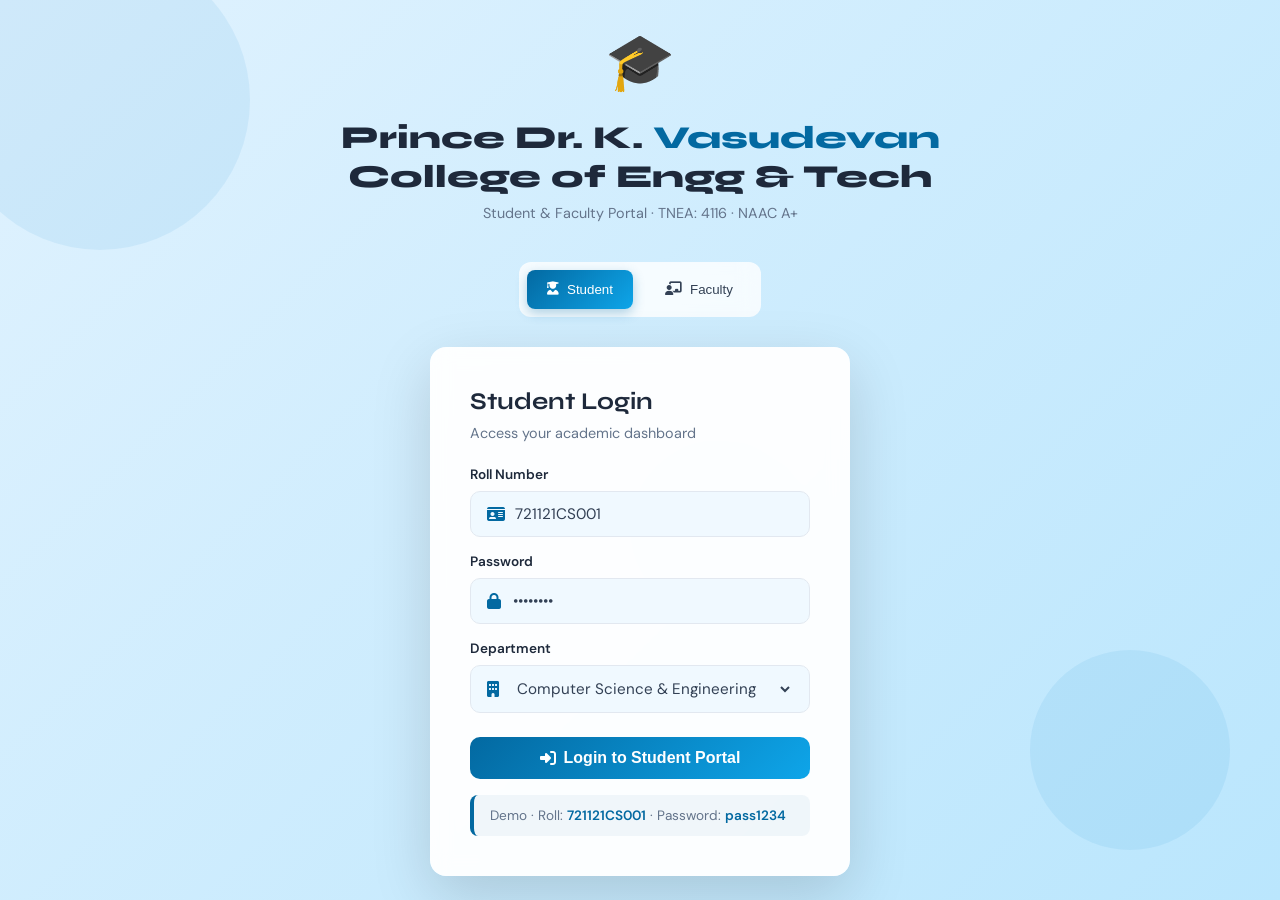
<file: login.html>
<!DOCTYPE html>
<html lang="en">
<head>
<meta charset="UTF-8"/>
<meta name="viewport" content="width=device-width, initial-scale=1.0"/>
<title>PDKVCET — Student &amp; Faculty Portal</title>
<link href="https://fonts.googleapis.com/css2?family=Syne:wght@400;700;800&family=DM+Sans:wght@300;400;500&display=swap" rel="stylesheet"/>
<link rel="stylesheet" href="https://cdnjs.cloudflare.com/ajax/libs/font-awesome/6.6.0/css/all.min.css"/>
<link rel="stylesheet" href="login.css"/>
</head>
<body>

<!-- ═══════════ LOGIN ═══════════ -->
<div id="loginPage" class="screen">
  <div class="login-bg-circles"><span></span><span></span><span></span></div>
  <div class="login-header">
    <div class="login-logo">🎓</div>
    <h1>Prince Dr. K. <span>Vasudevan</span><br/>College of Engg &amp; Tech</h1>
    <p>Student &amp; Faculty Portal · TNEA: 4116 · NAAC A+</p>
  </div>
  <div class="login-tabs">
    <button class="ltab active" onclick="switchTab('student')"><i class="fas fa-user-graduate"></i> Student</button>
    <button class="ltab" onclick="switchTab('teacher')"><i class="fas fa-chalkboard-teacher"></i> Faculty</button>
  </div>
  <div class="login-box">
    <!-- Student -->
    <div class="lform active" id="studentLogin">
      <h2>Student Login</h2>
      <p class="lsub">Access your academic dashboard</p>
      <div class="fg"><label>Roll Number</label><div class="iw"><i class="fas fa-id-card"></i><input type="text" value="721121CS001"/></div></div>
      <div class="fg"><label>Password</label><div class="iw"><i class="fas fa-lock"></i><input type="password" value="pass1234"/></div></div>
      <div class="fg"><label>Department</label><div class="iw"><i class="fas fa-building"></i><select><option>Computer Science &amp; Engineering</option><option>Electronics &amp; Communication</option><option>Mechanical Engineering</option><option>Civil Engineering</option></select></div></div>
      <button class="btn-login" onclick="loginAs('student')"><i class="fas fa-sign-in-alt"></i> Login to Student Portal</button>
      <div class="demo-hint"><p>Demo · Roll: <b>721121CS001</b> · Password: <b>pass1234</b></p></div>
    </div>
    <!-- Teacher -->
    <div class="lform" id="teacherLogin">
      <h2>Faculty Login</h2>
      <p class="lsub">Access your faculty dashboard</p>
      <div class="fg"><label>Employee ID</label><div class="iw"><i class="fas fa-id-badge"></i><input type="text" value="FAC-CS-001"/></div></div>
      <div class="fg"><label>Password</label><div class="iw"><i class="fas fa-lock"></i><input type="password" value="pass1234"/></div></div>
      <div class="fg"><label>Department</label><div class="iw"><i class="fas fa-building"></i><select><option>Computer Science &amp; Engineering</option><option>Electronics &amp; Communication</option><option>Mechanical Engineering</option></select></div></div>
      <button class="btn-login" onclick="loginAs('teacher')"><i class="fas fa-sign-in-alt"></i> Login to Faculty Portal</button>
      <div class="demo-hint"><p>Demo · ID: <b>FAC-CS-001</b> · Password: <b>pass1234</b></p></div>
    </div>
  </div>
</div>

<!-- ═══════════ PERSONAL DETAILS FORM (Student) ═══════════ -->
<div id="studentForm" class="form-screen">
  <div class="form-container">
    <div class="form-header">
      <h2><i class="fas fa-user-edit"></i> Complete Your Profile</h2>
      <p>Fill in your personal details to access the student dashboard</p>
    </div>
    <div class="form-grid">
      <div class="fg2"><label>Full Name *</label><input type="text" id="sFullName" placeholder="Your full name"/></div>
      <div class="fg2"><label>Email *</label><input type="email" id="sEmail" placeholder="your.email@pdkvcet.ac.in"/></div>
      <div class="fg2"><label>Mobile Number *</label><input type="tel" id="sMobile" placeholder="+91 9XXXXXXXX"/></div>
      <div class="fg2"><label>Date of Birth *</label><input type="date" id="sDOB"/></div>
      <div class="fg2"><label>Gender *</label><select id="sGender"><option value="">Select Gender</option><option value="Male">Male</option><option value="Female">Female</option><option value="Other">Other</option></select></div>
      <div class="fg2"><label>Blood Group</label><select id="sBlood"><option value="">Select Blood Group</option><option value="O+">O+</option><option value="O-">O-</option><option value="A+">A+</option><option value="A-">A-</option><option value="B+">B+</option><option value="B-">B-</option><option value="AB+">AB+</option><option value="AB-">AB-</option></select></div>
      <div class="fg2" style="grid-column: 1/-1"><label>Address *</label><textarea id="sAddress" placeholder="Street address" style="resize: vertical; min-height: 80px;"></textarea></div>
      <div class="fg2"><label>Guardian Name *</label><input type="text" id="sGuardian" placeholder="Parent or guardian name"/></div>
      <div class="fg2"><label>Guardian Mobile *</label><input type="tel" id="sGuardianMobile" placeholder="+91 XXXXXXXXXX"/></div>
      <div class="fg2"><label>Category *</label><select id="sCategory"><option value="">Select Category</option><option value="OC">OC (Open)</option><option value="OBC">OBC</option><option value="SC">SC</option><option value="ST">ST</option></select></div>
      <div class="fg2"><label>Aadhar Number</label><input type="text" id="sAadhar" placeholder="XXXX XXXX XXXX (Last 4 digits)" maxlength="12"/></div>
    </div>
    <div class="form-actions">
      <button class="btn-p" onclick="submitStudentForm()" style="min-width: 180px"><i class="fas fa-check-circle"></i> Continue to Dashboard</button>
    </div>
  </div>
</div>

<!-- ═══════════ STUDENT DASHBOARD ═══════════ -->
<div id="studentDash" class="screen">
  <div class="overlay" id="sOverlay" onclick="closeSidebar('s')"></div>
  <div class="sidebar" id="sSidebar">
    <div class="sb-logo">
      <div class="sb-icon">🎓</div>
      <div class="sb-name">Prince Dr. K. <span>Vasudevan</span><br/>College of Engg</div>
    </div>
    <div class="sb-role">Student Portal</div>
    <nav class="sb-nav">
      <div class="nl">Main</div>
      <div class="ni active" onclick="showSec('s','sDash',this)"><i class="fas fa-th-large"></i><span>Dashboard</span></div>
      <div class="nl">Academics</div>
      <div class="ni" onclick="showSec('s','sProfile',this)"><i class="fas fa-user-circle"></i><span>Personal Details</span></div>
      <div class="ni" onclick="showSec('s','sAttend',this)"><i class="fas fa-clipboard-check"></i><span>Attendance</span></div>
      <div class="ni" onclick="showSec('s','sMarks',this)"><i class="fas fa-file-alt"></i><span>Marks</span></div>
      <div class="ni" onclick="showSec('s','sResult',this)"><i class="fas fa-graduation-cap"></i><span>Semester Result</span></div>
      <div class="ni" onclick="showSec('s','sTT',this)"><i class="fas fa-calendar-week"></i><span>Timetable</span></div>
      <div class="ni" onclick="showSec('s','sCGPA',this)"><i class="fas fa-calculator"></i><span>CGPA Calculator</span></div>
      <div class="nl">Services</div>
      <div class="ni" onclick="showSec('s','sFee',this)"><i class="fas fa-credit-card"></i><span>Fee Payment</span></div>
      <div class="ni" onclick="showSec('s','sCerts',this)"><i class="fas fa-certificate"></i><span>Certificates</span></div>
      <div class="ni" onclick="showSec('s','sGriev',this)"><i class="fas fa-comments"></i><span>Grievance</span></div>
      <div class="nl">Campus</div>
      <div class="ni" onclick="showSec('s','sEvents',this)"><i class="fas fa-calendar-star"></i><span>Events</span></div>
      <div class="ni" onclick="showSec('s','sNotices',this)"><i class="fas fa-bell"></i><span>Notices</span><span class="nb">3</span></div>
    </nav>
    <div class="sb-user">
      <div class="sb-av">AR</div>
      <div class="sb-ui"><div class="sb-un">Arjun Raghunathan</div><div class="sb-uid">721121CS001</div></div>
      <button class="sb-out" onclick="logout()" title="Logout"><i class="fas fa-sign-out-alt"></i></button>
    </div>
  </div>
  <div class="main">
    <div class="topbar">
      <div class="tb-l">
        <button class="ham" onclick="toggleSidebar('s')"><i class="fas fa-bars"></i></button>
        <div><div class="tb-title" id="sTitle">Dashboard</div><div class="tb-sub">CSE — Semester V</div></div>
      </div>
      <div class="tb-r">
        <div class="dk-btn" onclick="toggleDark()" title="Dark Mode"><i class="fas fa-moon" id="darkIcon"></i></div>
        <div class="notif-wrap">
          <div class="tb-btn" onclick="toggleNotif('s')"><i class="fas fa-bell"></i><span class="nd"></span></div>
          <div class="notif-dd" id="sNotifDD">
            <div class="ndd-h"><b>Notifications</b><span class="badge br">3 New</span></div>
            <div class="ndd-i"><div class="ndi-ic" style="background:#dbeafe;color:#1d4ed8"><i class="fas fa-calendar"></i></div><div><div class="ndi-t">Exam schedule released</div><div class="ndi-s">2 hours ago</div></div></div>
            <div class="ndd-i"><div class="ndi-ic" style="background:#fef3c7;color:#92400e"><i class="fas fa-exclamation"></i></div><div><div class="ndi-t">Low attendance — OS Concepts</div><div class="ndi-s">Yesterday</div></div></div>
            <div class="ndd-i"><div class="ndi-ic" style="background:#dcfce7;color:#16a34a"><i class="fas fa-briefcase"></i></div><div><div class="ndi-t">TCS Drive registration open</div><div class="ndi-s">2 days ago</div></div></div>
          </div>
        </div>
        <div class="tb-divider"></div>
        <div class="tb-user-wrap">
          <div><div class="tbu-n">Arjun R.</div><div class="tbu-i">721121CS001</div></div>
          <div class="tb-av">AR</div>
        </div>
      </div>
    </div>
    <div class="pc">

      <!-- S: DASHBOARD -->
      <div class="sec active" id="sDash">
        <div class="stat-row">
          <div class="sc"><div class="sc-t"><div class="sc-ic" style="background:#dbeafe"><i class="fas fa-clipboard-check" style="color:#1d4ed8"></i></div><span class="trend dn">▼2%</span></div><div class="sc-v">82%</div><div class="sc-l">Overall Attendance</div></div>
          <div class="sc"><div class="sc-t"><div class="sc-ic" style="background:#dcfce7"><i class="fas fa-star" style="color:#16a34a"></i></div><span class="trend up">▲0.2</span></div><div class="sc-v">8.4</div><div class="sc-l">Current CGPA</div></div>
          <div class="sc"><div class="sc-t"><div class="sc-ic" style="background:#fef3c7"><i class="fas fa-file-alt" style="color:#d97706"></i></div><span class="trend up">Sem V</span></div><div class="sc-v">5</div><div class="sc-l">Subjects This Sem</div></div>
          <div class="sc"><div class="sc-t"><div class="sc-ic" style="background:#fee2e2"><i class="fas fa-rupee-sign" style="color:#dc2626"></i></div><span class="trend dn">Due</span></div><div class="sc-v">₹42.5K</div><div class="sc-l">Fee Pending</div></div>
        </div>
        <div class="g2">
          <div class="card">
            <div class="ch"><div class="ct"><i class="fas fa-clipboard-check"></i> Attendance Summary</div><span class="badge by">Min 75%</span></div>
            <div class="pr"><div class="pl">Data Structures</div><div class="pp" style="color:#16a34a">88%</div><div class="pb-w"><div class="pb" style="width:88%;background:linear-gradient(90deg,#1a6fc4,#3898ec)"></div></div></div>
            <div class="pr"><div class="pl">Computer Networks</div><div class="pp" style="color:#d97706">79%</div><div class="pb-w"><div class="pb" style="width:79%;background:linear-gradient(90deg,#d97706,#fbbf24)"></div></div></div>
            <div class="pr"><div class="pl">OS Concepts</div><div class="pp" style="color:#dc2626">72%</div><div class="pb-w"><div class="pb" style="width:72%;background:linear-gradient(90deg,#dc2626,#f87171)"></div></div></div>
            <div class="pr"><div class="pl">DBMS</div><div class="pp" style="color:#16a34a">91%</div><div class="pb-w"><div class="pb" style="width:91%;background:linear-gradient(90deg,#16a34a,#4ade80)"></div></div></div>
            <div class="pr"><div class="pl">Software Engg</div><div class="pp" style="color:#16a34a">85%</div><div class="pb-w"><div class="pb" style="width:85%;background:linear-gradient(90deg,#1a6fc4,#3898ec)"></div></div></div>
            <div class="alert-box danger">⚠ <b>OS Concepts</b> below 75% — risk of exam debarment!</div>
          </div>
          <div class="card">
            <div class="ch"><div class="ct"><i class="fas fa-bell"></i> Latest Notices</div><span class="badge br">3 New</span></div>
            <div class="ni-item"><div class="ni-dot" style="background:#dc2626"></div><div><div class="ni-title">Semester Exam Schedule — Nov 2025</div><div class="ni-meta">Controller of Exams · 20 May 2025</div></div></div>
            <div class="ni-item"><div class="ni-dot" style="background:#1a6fc4"></div><div><div class="ni-title">TCS On-Campus Drive — Register Now</div><div class="ni-meta">Placement Cell · 15 May 2025</div></div></div>
            <div class="ni-item"><div class="ni-dot" style="background:#f59e0b"></div><div><div class="ni-title">IA Marks Deadline — 25 May 2025</div><div class="ni-meta">Academics · 12 May 2025</div></div></div>
            <div style="margin-top:16px">
              <div class="ct" style="margin-bottom:12px"><i class="fas fa-bolt"></i> Quick Actions</div>
              <div style="display:flex;flex-wrap:wrap;gap:8px">
                <button class="btn-o" onclick="showSec('s','sFee',null)"><i class="fas fa-credit-card"></i> Pay Fees</button>
                <button class="btn-o" onclick="showSec('s','sCGPA',null)"><i class="fas fa-calculator"></i> CGPA Calc</button>
                <button class="btn-o" onclick="showSec('s','sTT',null)"><i class="fas fa-calendar-week"></i> Timetable</button>
              </div>
            </div>
          </div>
        </div>
      </div>

      <!-- S: PERSONAL DETAILS -->
      <div class="sec" id="sProfile">
        <div class="card">
          <div class="ct" style="margin-bottom:18px"><i class="fas fa-user-circle"></i> Personal Details</div>
          <div class="prof-h">
            <div class="prof-av">AR</div>
            <div><h3>Arjun Raghunathan</h3><p>B.E. CSE — Semester V · Section A</p><span class="badge bg">Active Student</span></div>
          </div>
          <div class="ig">
            <div class="ic"><div class="il">Roll Number</div><div class="iv">721121CS001</div></div>
            <div class="ic"><div class="il">Date of Birth</div><div class="iv">14 Aug 2003</div></div>
            <div class="ic"><div class="il">Gender</div><div class="iv">Male</div></div>
            <div class="ic"><div class="il">Blood Group</div><div class="iv">O+</div></div>
            <div class="ic"><div class="il">Email</div><div class="iv">arjun@pdkvcet.ac.in</div></div>
            <div class="ic"><div class="il">Mobile</div><div class="iv">+91 98765 43210</div></div>
            <div class="ic"><div class="il">Department</div><div class="iv">CSE</div></div>
            <div class="ic"><div class="il">Batch</div><div class="iv">2021 – 2025</div></div>
            <div class="ic"><div class="il">Section</div><div class="iv">Section A</div></div>
            <div class="ic"><div class="il">Advisor</div><div class="iv">Dr. S. Lakshmi</div></div>
            <div class="ic"><div class="il">Parent Name</div><div class="iv">M. Raghunathan</div></div>
            <div class="ic"><div class="il">Parent Mobile</div><div class="iv">+91 87654 32109</div></div>
            <div class="ic"><div class="il">Address</div><div class="iv">Chennai – 600 100</div></div>
            <div class="ic"><div class="il">Category</div><div class="iv">OC</div></div>
            <div class="ic"><div class="il">Admission Type</div><div class="iv">TNEA</div></div>
            <div class="ic"><div class="il">Aadhar</div><div class="iv">XXXX XXXX 1234</div></div>
          </div>
        </div>
      </div>

      <!-- S: ATTENDANCE -->
      <div class="sec" id="sAttend">
        <div class="card">
          <div class="ct" style="margin-bottom:18px"><i class="fas fa-clipboard-check"></i> Attendance — Semester V (2024–25)</div>
          <div class="tw">
            <table>
              <thead><tr><th>Subject</th><th>Code</th><th>Total</th><th>Present</th><th>Absent</th><th>%</th><th>Status</th></tr></thead>
              <tbody>
                <tr><td>Data Structures</td><td>CS5301</td><td>50</td><td>44</td><td>6</td><td><b>88%</b></td><td><span class="badge bg">Good</span></td></tr>
                <tr><td>Computer Networks</td><td>CS5302</td><td>48</td><td>38</td><td>10</td><td><b>79%</b></td><td><span class="badge by">Average</span></td></tr>
                <tr><td>OS Concepts</td><td>CS5303</td><td>45</td><td>32</td><td>13</td><td style="color:#dc2626"><b>72%</b></td><td><span class="badge br">⚠ Low</span></td></tr>
                <tr><td>DBMS</td><td>CS5304</td><td>52</td><td>47</td><td>5</td><td><b>91%</b></td><td><span class="badge bg">Excellent</span></td></tr>
                <tr><td>Software Engineering</td><td>CS5305</td><td>46</td><td>39</td><td>7</td><td><b>85%</b></td><td><span class="badge bg">Good</span></td></tr>
              </tbody>
            </table>
          </div>
          <div class="alert-box warn" style="margin-top:14px">ℹ Attend <b>7 more classes</b> in OS Concepts to reach 75% threshold.</div>
        </div>
      </div>

      <!-- S: MARKS -->
      <div class="sec" id="sMarks">
        <div class="card">
          <div class="ct" style="margin-bottom:18px"><i class="fas fa-file-alt"></i> Internal Assessment Marks — Semester V</div>
          <div class="tw">
            <table>
              <thead><tr><th>Subject</th><th>IA–1 (25)</th><th>IA–2 (25)</th><th>Assignment (10)</th><th>Practical (15)</th><th>Total (75)</th><th>Grade</th></tr></thead>
              <tbody>
                <tr><td>Data Structures</td><td>21</td><td>22</td><td>9</td><td>13</td><td><b>65</b></td><td><span class="badge bg">A+</span></td></tr>
                <tr><td>Computer Networks</td><td>18</td><td>20</td><td>8</td><td>12</td><td><b>58</b></td><td><span class="badge bb">A</span></td></tr>
                <tr><td>OS Concepts</td><td>16</td><td>17</td><td>7</td><td>10</td><td><b>50</b></td><td><span class="badge by">B+</span></td></tr>
                <tr><td>DBMS</td><td>23</td><td>24</td><td>10</td><td>14</td><td><b>71</b></td><td><span class="badge bg">O</span></td></tr>
                <tr><td>Software Engineering</td><td>20</td><td>19</td><td>9</td><td>13</td><td><b>61</b></td><td><span class="badge bg">A+</span></td></tr>
              </tbody>
            </table>
          </div>
        </div>
      </div>

      <!-- S: RESULT -->
      <div class="sec" id="sResult">
        <div class="card">
          <div class="ct" style="margin-bottom:18px"><i class="fas fa-graduation-cap"></i> Semester Results</div>
          <div class="sem-c"><div class="sem-n">I</div><div class="sem-i"><h4>Semester I — 2021–22</h4><p>6 Subjects · All Cleared</p></div><span class="badge bg" style="margin-left:auto;margin-right:12px">Pass</span><div class="sem-g">8.2</div></div>
          <div class="sem-c"><div class="sem-n">II</div><div class="sem-i"><h4>Semester II — 2021–22</h4><p>6 Subjects · All Cleared</p></div><span class="badge bg" style="margin-left:auto;margin-right:12px">Pass</span><div class="sem-g">8.5</div></div>
          <div class="sem-c"><div class="sem-n">III</div><div class="sem-i"><h4>Semester III — 2022–23</h4><p>6 Subjects · All Cleared</p></div><span class="badge bg" style="margin-left:auto;margin-right:12px">Pass</span><div class="sem-g">8.3</div></div>
          <div class="sem-c"><div class="sem-n">IV</div><div class="sem-i"><h4>Semester IV — 2022–23</h4><p>6 Subjects · All Cleared</p></div><span class="badge bg" style="margin-left:auto;margin-right:12px">Pass</span><div class="sem-g">8.6</div></div>
          <div class="sem-c cur"><div class="sem-n">V</div><div class="sem-i"><h4>Semester V — 2023–24 (Current)</h4><p>5 Subjects · In Progress</p></div><span class="badge bb" style="margin-left:auto;margin-right:12px">Active</span><div class="sem-g" style="color:#f59e0b">—</div></div>
          <div style="margin-top:16px;padding:16px 20px;background:var(--xlight);border-radius:10px;display:flex;align-items:center;justify-content:space-between">
            <div><div style="font-size:.75rem;color:var(--sub)">CGPA (Sem I–IV)</div><div style="font-family:'Syne',sans-serif;font-weight:800;font-size:1.6rem;color:var(--primary)">8.40</div></div>
            <button class="btn-p" onclick="toast('Transcript downloaded!','success')"><i class="fas fa-download"></i> Download Transcript</button>
          </div>
        </div>
      </div>

      <!-- S: TIMETABLE -->
      <div class="sec" id="sTT">
        <div class="card">
          <div class="ct" style="margin-bottom:18px"><i class="fas fa-calendar-week"></i> Weekly Timetable — Semester V · Section A</div>
          <div class="tw">
            <div class="tt" style="grid-template-columns:90px repeat(7,1fr)">
              <div class="tt-h">Day</div>
              <div class="tt-h">9–10 AM</div><div class="tt-h">10–11 AM</div><div class="tt-h">11–12 PM</div>
              <div class="tt-h">12–1 PM</div><div class="tt-h">1–2 PM</div><div class="tt-h">2–3 PM</div><div class="tt-h">3–4 PM</div>

              <div class="tt-d">MON</div>
              <div class="tt-c"><div class="tt-s">Data Structures</div><div class="tt-r">CS301·Dr.Lakshmi</div></div>
              <div class="tt-c"><div class="tt-s">Comp Networks</div><div class="tt-r">CS301·Dr.Lakshmi</div></div>
              <div class="tt-c"><div class="tt-s">OS Concepts</div><div class="tt-r">CS301·Prof.Kumar</div></div>
              <div class="tt-c lunch"><div class="tt-s">🍽 Lunch</div></div>
              <div class="tt-c free"><div class="tt-s">Free</div></div>
              <div class="tt-c lab"><div class="tt-s">DBMS Lab</div><div class="tt-r">Lab-2·Dr.Lakshmi</div></div>
              <div class="tt-c lab"><div class="tt-s">DBMS Lab</div><div class="tt-r">Lab-2·Dr.Lakshmi</div></div>

              <div class="tt-d">TUE</div>
              <div class="tt-c"><div class="tt-s">DBMS</div><div class="tt-r">CS301·Dr.Lakshmi</div></div>
              <div class="tt-c"><div class="tt-s">Software Engg</div><div class="tt-r">CS301·Prof.Priya</div></div>
              <div class="tt-c"><div class="tt-s">Data Structures</div><div class="tt-r">CS301·Dr.Lakshmi</div></div>
              <div class="tt-c lunch"><div class="tt-s">🍽 Lunch</div></div>
              <div class="tt-c"><div class="tt-s">Comp Networks</div><div class="tt-r">CS301·Dr.Lakshmi</div></div>
              <div class="tt-c free"><div class="tt-s">Free</div></div>
              <div class="tt-c"><div class="tt-s">OS Concepts</div><div class="tt-r">CS301·Prof.Kumar</div></div>

              <div class="tt-d">WED</div>
              <div class="tt-c lab"><div class="tt-s">CN Lab</div><div class="tt-r">Lab-1·Dr.Lakshmi</div></div>
              <div class="tt-c lab"><div class="tt-s">CN Lab</div><div class="tt-r">Lab-1·Dr.Lakshmi</div></div>
              <div class="tt-c"><div class="tt-s">DBMS</div><div class="tt-r">CS301·Dr.Lakshmi</div></div>
              <div class="tt-c lunch"><div class="tt-s">🍽 Lunch</div></div>
              <div class="tt-c"><div class="tt-s">Software Engg</div><div class="tt-r">CS301·Prof.Priya</div></div>
              <div class="tt-c"><div class="tt-s">Data Structures</div><div class="tt-r">CS301·Dr.Lakshmi</div></div>
              <div class="tt-c free"><div class="tt-s">Free</div></div>

              <div class="tt-d">THU</div>
              <div class="tt-c"><div class="tt-s">OS Concepts</div><div class="tt-r">CS301·Prof.Kumar</div></div>
              <div class="tt-c"><div class="tt-s">DBMS</div><div class="tt-r">CS301·Dr.Lakshmi</div></div>
              <div class="tt-c"><div class="tt-s">Software Engg</div><div class="tt-r">CS301·Prof.Priya</div></div>
              <div class="tt-c lunch"><div class="tt-s">🍽 Lunch</div></div>
              <div class="tt-c lab"><div class="tt-s">OS Lab</div><div class="tt-r">Lab-3·Prof.Kumar</div></div>
              <div class="tt-c lab"><div class="tt-s">OS Lab</div><div class="tt-r">Lab-3·Prof.Kumar</div></div>
              <div class="tt-c free"><div class="tt-s">Free</div></div>

              <div class="tt-d">FRI</div>
              <div class="tt-c"><div class="tt-s">Comp Networks</div><div class="tt-r">CS301·Dr.Lakshmi</div></div>
              <div class="tt-c"><div class="tt-s">Data Structures</div><div class="tt-r">CS301·Dr.Lakshmi</div></div>
              <div class="tt-c"><div class="tt-s">OS Concepts</div><div class="tt-r">CS301·Prof.Kumar</div></div>
              <div class="tt-c lunch"><div class="tt-s">🍽 Lunch</div></div>
              <div class="tt-c"><div class="tt-s">Software Engg</div><div class="tt-r">CS301·Prof.Priya</div></div>
              <div class="tt-c"><div class="tt-s">DBMS</div><div class="tt-r">CS301·Dr.Lakshmi</div></div>
              <div class="tt-c free"><div class="tt-s">Free</div></div>
            </div>
          </div>
          <div class="tt-legend">
            <span><span class="leg-dot" style="background:var(--xlight);border:1px solid var(--border)"></span>Theory</span>
            <span><span class="leg-dot" style="background:#f0fdf4;border:1px solid #bbf7d0"></span>Lab</span>
            <span><span class="leg-dot" style="background:#fef3c7;border:1px solid #fde68a"></span>Lunch</span>
            <span><span class="leg-dot" style="background:#f8fafd;border:1px solid var(--border)"></span>Free</span>
          </div>
        </div>
      </div>

      <!-- S: CGPA CALCULATOR -->
      <div class="sec" id="sCGPA">
        <div class="g2">
          <div class="card">
            <div class="ct" style="margin-bottom:18px"><i class="fas fa-calculator"></i> CGPA Calculator — Semester V</div>
            <div class="tw">
              <table>
                <thead><tr><th>Subject</th><th>Credits</th><th>Grade Point</th></tr></thead>
                <tbody>
                  <tr class="cgpa-row"><td>Data Structures</td><td><input class="mi credit-in" type="number" value="4" min="1" max="6" onchange="calcCGPA()"/></td><td><select class="mi grade-sel" onchange="calcCGPA()"><option value="10">O (10)</option><option value="9" selected>A+ (9)</option><option value="8">A (8)</option><option value="7">B+ (7)</option><option value="6">B (6)</option><option value="5">C (5)</option><option value="0">U (0)</option></select></td></tr>
                  <tr class="cgpa-row"><td>Computer Networks</td><td><input class="mi credit-in" type="number" value="4" min="1" max="6" onchange="calcCGPA()"/></td><td><select class="mi grade-sel" onchange="calcCGPA()"><option value="10">O (10)</option><option value="9">A+ (9)</option><option value="8" selected>A (8)</option><option value="7">B+ (7)</option><option value="6">B (6)</option><option value="5">C (5)</option><option value="0">U (0)</option></select></td></tr>
                  <tr class="cgpa-row"><td>OS Concepts</td><td><input class="mi credit-in" type="number" value="4" min="1" max="6" onchange="calcCGPA()"/></td><td><select class="mi grade-sel" onchange="calcCGPA()"><option value="10">O (10)</option><option value="9">A+ (9)</option><option value="8">A (8)</option><option value="7" selected>B+ (7)</option><option value="6">B (6)</option><option value="5">C (5)</option><option value="0">U (0)</option></select></td></tr>
                  <tr class="cgpa-row"><td>DBMS</td><td><input class="mi credit-in" type="number" value="4" min="1" max="6" onchange="calcCGPA()"/></td><td><select class="mi grade-sel" onchange="calcCGPA()"><option value="10" selected>O (10)</option><option value="9">A+ (9)</option><option value="8">A (8)</option><option value="7">B+ (7)</option><option value="6">B (6)</option><option value="5">C (5)</option><option value="0">U (0)</option></select></td></tr>
                  <tr class="cgpa-row"><td>Software Engg</td><td><input class="mi credit-in" type="number" value="3" min="1" max="6" onchange="calcCGPA()"/></td><td><select class="mi grade-sel" onchange="calcCGPA()"><option value="10">O (10)</option><option value="9" selected>A+ (9)</option><option value="8">A (8)</option><option value="7">B+ (7)</option><option value="6">B (6)</option><option value="5">C (5)</option><option value="0">U (0)</option></select></td></tr>
                </tbody>
              </table>
            </div>
          </div>
          <div>
            <div class="cgpa-box">
              <div style="font-size:.8rem;opacity:.8;margin-bottom:6px">Calculated GPA</div>
              <div class="cgpa-val" id="cgpaVal">8.74</div>
              <div style="font-size:.8rem;opacity:.75;margin-top:4px">Grade Point Average</div>
              <div class="cgpa-grade" id="cgpaGrade">A+ — Excellent</div>
            </div>
            <div class="card" style="margin-top:16px">
              <div class="ct" style="margin-bottom:12px"><i class="fas fa-table"></i> Grade Scale</div>
              <table style="font-size:.8rem">
                <thead><tr><th>Grade</th><th>Points</th><th>Marks</th></tr></thead>
                <tbody>
                  <tr><td><span class="badge bg">O</span></td><td>10</td><td>≥ 95%</td></tr>
                  <tr><td><span class="badge bg">A+</span></td><td>9</td><td>85–94%</td></tr>
                  <tr><td><span class="badge bb">A</span></td><td>8</td><td>75–84%</td></tr>
                  <tr><td><span class="badge by">B+</span></td><td>7</td><td>65–74%</td></tr>
                  <tr><td><span class="badge by">B</span></td><td>6</td><td>55–64%</td></tr>
                  <tr><td><span class="badge bc">C</span></td><td>5</td><td>50–54%</td></tr>
                  <tr><td><span class="badge br">U</span></td><td>0</td><td>&lt; 50%</td></tr>
                </tbody>
              </table>
            </div>
          </div>
        </div>
      </div>

      <!-- S: FEE PAYMENT -->
      <div class="sec" id="sFee">
        <div class="card">
          <div class="ct" style="margin-bottom:18px"><i class="fas fa-credit-card"></i> Fee Payment — Semester V (2024–25)</div>
          <div class="fee-banner">
            <div><h4>Total Amount Due</h4><p>Semester V · Academic Year 2024–25</p></div>
            <div style="text-align:right"><div class="fee-amt" id="totalDue">₹42,500</div><div style="font-size:.75rem;opacity:.8">Due: 30 Jun 2025</div></div>
          </div>
          <div class="fee-row"><div class="fr-n">Tuition Fee</div><div class="fr-a">₹35,000</div><span class="badge br fee-p">Pending</span></div>
          <div class="fee-row"><div class="fr-n">Lab Fee</div><div class="fr-a">₹5,000</div><span class="badge br fee-p">Pending</span></div>
          <div class="fee-row"><div class="fr-n">Exam Fee</div><div class="fr-a">₹2,500</div><span class="badge br fee-p">Pending</span></div>
          <div class="fee-row" style="border-top:2px solid var(--border);padding-top:14px;margin-top:6px"><div class="fr-n" style="font-weight:700">Total</div><div class="fr-a" style="font-size:1.1rem">₹42,500</div></div>
          <div style="margin-top:18px;display:flex;gap:10px;flex-wrap:wrap">
            <button class="btn-p" onclick="openPayModal()"><i class="fas fa-lock"></i> Pay Now — ₹42,500</button>
            <button class="btn-o" onclick="toast('Receipt downloaded!','success')"><i class="fas fa-download"></i> Receipt</button>
          </div>
        </div>
        <div class="card">
          <div class="ct" style="margin-bottom:16px"><i class="fas fa-history"></i> Payment History</div>
          <div class="tw">
            <table>
              <thead><tr><th>Semester</th><th>Amount</th><th>Date</th><th>Mode</th><th>Receipt</th></tr></thead>
              <tbody>
                <tr><td>Semester IV</td><td>₹42,500</td><td>5 Jan 2024</td><td>UPI</td><td><button class="btn-sm-o" onclick="toast('Downloaded!','success')"><i class="fas fa-download"></i></button></td></tr>
                <tr><td>Semester III</td><td>₹42,500</td><td>3 Jul 2023</td><td>Net Banking</td><td><button class="btn-sm-o" onclick="toast('Downloaded!','success')"><i class="fas fa-download"></i></button></td></tr>
              </tbody>
            </table>
          </div>
        </div>
      </div>

      <!-- S: CERTIFICATES -->
      <div class="sec" id="sCerts">
        <div class="card">
          <div class="ct" style="margin-bottom:18px"><i class="fas fa-certificate"></i> Certificates &amp; Documents</div>
          <div class="cert-grid">
            <div class="cert-c"><span class="cert-ic">🪪</span><h4>Bonafide Certificate</h4><p>Scholarship / Bank / Visa</p><button class="btn-p cert-btn" onclick="toast('Bonafide Certificate downloaded!','success')"><i class="fas fa-download"></i> Download</button></div>
            <div class="cert-c"><span class="cert-ic">🎓</span><h4>Course Completion</h4><p>After final semester</p><button class="btn-o cert-btn" onclick="toast('Request submitted! Ready in 2 days.','info')"><i class="fas fa-paper-plane"></i> Request</button></div>
            <div class="cert-c"><span class="cert-ic">🧾</span><h4>Fee Receipt</h4><p>Payment proof</p><button class="btn-p cert-btn" onclick="toast('Fee receipt downloaded!','success')"><i class="fas fa-download"></i> Download</button></div>
            <div class="cert-c"><span class="cert-ic">📋</span><h4>Migration Certificate</h4><p>Transfer to another university</p><button class="btn-o cert-btn" onclick="toast('Request submitted!','info')"><i class="fas fa-paper-plane"></i> Request</button></div>
            <div class="cert-c"><span class="cert-ic">⭐</span><h4>Conduct Certificate</h4><p>Issued by HOD</p><button class="btn-o cert-btn" onclick="toast('Request submitted!','info')"><i class="fas fa-paper-plane"></i> Request</button></div>
            <div class="cert-c"><span class="cert-ic">🏅</span><h4>Merit Certificate</h4><p>Academic excellence</p><button class="btn-p cert-btn" onclick="toast('Merit Certificate downloaded!','success')"><i class="fas fa-download"></i> Download</button></div>
            <div class="cert-c"><span class="cert-ic">📄</span><h4>Transcript</h4><p>Official academic record</p><button class="btn-p cert-btn" onclick="toast('Transcript downloaded!','success')"><i class="fas fa-download"></i> Download</button></div>
            <div class="cert-c"><span class="cert-ic">🆔</span><h4>ID Card Request</h4><p>Lost / Replacement</p><button class="btn-o cert-btn" onclick="toast('ID Card request submitted!','info')"><i class="fas fa-paper-plane"></i> Request</button></div>
          </div>
        </div>
      </div>

      <!-- S: GRIEVANCE -->
      <div class="sec" id="sGriev">
        <div class="g2">
          <div class="card">
            <div class="ct" style="margin-bottom:18px"><i class="fas fa-comments"></i> Submit Grievance</div>
            <div class="fg2"><label>Category</label><select><option>Academic</option><option>Attendance</option><option>Fee</option><option>Hostel</option><option>Infrastructure</option><option>Other</option></select></div>
            <div class="fg2" style="margin-top:12px"><label>Subject</label><input id="gTitle" type="text" placeholder="Brief title of your concern"/></div>
            <div class="fg2" style="margin-top:12px"><label>Description</label><textarea id="gDesc" placeholder="Describe your grievance..." style="min-height:100px;resize:vertical"></textarea></div>
            <button class="btn-p" style="margin-top:16px" onclick="submitGriev()"><i class="fas fa-paper-plane"></i> Submit Grievance</button>
          </div>
          <div class="card">
            <div class="ct" style="margin-bottom:16px"><i class="fas fa-list-alt"></i> My Grievances</div>
            <div class="griev-item">
              <div class="gi-ic" style="background:#fef3c7;color:#d97706"><i class="fas fa-clock"></i></div>
              <div><div class="gi-t">Attendance Correction — OS Concepts</div><div class="gi-s">Ticket: GR-2025-041 · 14 May 2025</div></div>
              <span class="badge by" style="margin-left:auto;flex-shrink:0">In Progress</span>
            </div>
            <div class="griev-item">
              <div class="gi-ic" style="background:#dcfce7;color:#16a34a"><i class="fas fa-check"></i></div>
              <div><div class="gi-t">Lab Fee Discrepancy</div><div class="gi-s">Ticket: GR-2025-029 · 2 Apr 2025</div></div>
              <span class="badge bg" style="margin-left:auto;flex-shrink:0">Resolved</span>
            </div>
          </div>
        </div>
      </div>

      <!-- S: EVENTS -->
      <div class="sec" id="sEvents">
        <div class="card">
          <div class="ct" style="margin-bottom:18px"><i class="fas fa-calendar-star"></i> Upcoming Events</div>
          <div class="ev-grid">
            <div class="ev-c"><div class="ev-top"><div class="ev-cat">Technical</div><h4>Annual Tech Fest 2025</h4><p>Dept of CSE</p></div><div class="ev-bot"><span class="ev-dt"><i class="fas fa-calendar"></i> 15 Jun 2025</span><span class="badge bg">Register</span></div></div>
            <div class="ev-c"><div class="ev-top"><div class="ev-cat">Placement</div><h4>TCS On-Campus Drive</h4><p>Placement Cell</p></div><div class="ev-bot"><span class="ev-dt"><i class="fas fa-calendar"></i> 20 Jun 2025</span><span class="badge bb">Open</span></div></div>
            <div class="ev-c"><div class="ev-top"><div class="ev-cat">Sports</div><h4>Annual Sports Day</h4><p>Sports Committee</p></div><div class="ev-bot"><span class="ev-dt"><i class="fas fa-calendar"></i> 5 Jul 2025</span><span class="badge by">Soon</span></div></div>
            <div class="ev-c"><div class="ev-top"><div class="ev-cat">Workshop</div><h4>IEEE — AI/ML Workshop</h4><p>Technical Club · IEEE</p></div><div class="ev-bot"><span class="ev-dt"><i class="fas fa-calendar"></i> 28 Jun 2025</span><span class="badge bg">Register</span></div></div>
            <div class="ev-c"><div class="ev-top"><div class="ev-cat">Cultural</div><h4>Freshers' Day 2025</h4><p>Student Council</p></div><div class="ev-bot"><span class="ev-dt"><i class="fas fa-calendar"></i> 10 Aug 2025</span><span class="badge bc">Upcoming</span></div></div>
          </div>
        </div>
      </div>

      <!-- S: NOTICES -->
      <div class="sec" id="sNotices">
        <div class="card">
          <div class="ct" style="margin-bottom:18px"><i class="fas fa-bell"></i> Notice Board</div>
          <div class="ni-item"><span class="badge br" style="flex-shrink:0">IMP</span><div><div class="ni-title">Semester Exam Schedule — Nov 2025 Released</div><div class="ni-meta">Controller of Examinations · 20 May 2025</div></div></div>
          <div class="ni-item"><span class="badge bb" style="flex-shrink:0">NEW</span><div><div class="ni-title">Admissions Open 2026–27 — Limited Seats</div><div class="ni-meta">Admission Cell · 18 May 2025</div></div></div>
          <div class="ni-item"><span class="badge bg" style="flex-shrink:0">NEW</span><div><div class="ni-title">TCS On-Campus Drive — 2025 Batch Registration</div><div class="ni-meta">Placement Cell · 15 May 2025</div></div></div>
          <div class="ni-item"><span class="badge br" style="flex-shrink:0">IMP</span><div><div class="ni-title">Internal Assessment Deadline — 25 May 2025</div><div class="ni-meta">Academics · 12 May 2025</div></div></div>
          <div class="ni-item"><span class="badge by" style="flex-shrink:0">INFO</span><div><div class="ni-title">Holiday List — June 2025</div><div class="ni-meta">Administration · 10 May 2025</div></div></div>
          <div class="ni-item"><span class="badge bc" style="flex-shrink:0">INFO</span><div><div class="ni-title">Annual Sports Day Registration Open</div><div class="ni-meta">Sports Committee · 8 May 2025</div></div></div>
        </div>
      </div>

    </div>
  </div>
</div>

<!-- ═══════════ TEACHER DASHBOARD ═══════════ -->
<div id="teacherDash" class="screen">
  <div class="overlay" id="tOverlay" onclick="closeSidebar('t')"></div>
  <div class="sidebar" id="tSidebar">
    <div class="sb-logo">
      <div class="sb-icon">🎓</div>
      <div class="sb-name">Prince Dr. K. <span>Vasudevan</span><br/>College of Engg</div>
    </div>
    <div class="sb-role">Faculty Portal</div>
    <nav class="sb-nav">
      <div class="nl">Main</div>
      <div class="ni active" onclick="showSec('t','tDash',this)"><i class="fas fa-th-large"></i><span>Dashboard</span></div>
      <div class="nl">Management</div>
      <div class="ni" onclick="showSec('t','tProfile',this)"><i class="fas fa-user-tie"></i><span>Entry Details</span></div>
      <div class="ni" onclick="showSec('t','tAttend',this)"><i class="fas fa-clipboard-list"></i><span>Attendance Update</span></div>
      <div class="ni" onclick="showSec('t','tMarks',this)"><i class="fas fa-pen-alt"></i><span>Marks Entry</span></div>
      <div class="ni" onclick="showSec('t','tResult',this)"><i class="fas fa-upload"></i><span>Result Upload</span></div>
      <div class="nl">Campus</div>
      <div class="ni" onclick="showSec('t','tEvents',this)"><i class="fas fa-calendar-plus"></i><span>Event Upload</span></div>
      <div class="ni" onclick="showSec('t','tCerts',this)"><i class="fas fa-check-circle"></i><span>Certificate Approval</span><span class="nb">4</span></div>
      <div class="ni" onclick="showSec('t','tNotice',this)"><i class="fas fa-bullhorn"></i><span>Post Notice</span></div>
    </nav>
    <div class="sb-user">
      <div class="sb-av">SL</div>
      <div class="sb-ui"><div class="sb-un">Dr. S. Lakshmi</div><div class="sb-uid">FAC-CS-001</div></div>
      <button class="sb-out" onclick="logout()" title="Logout"><i class="fas fa-sign-out-alt"></i></button>
    </div>
  </div>
  <div class="main">
    <div class="topbar">
      <div class="tb-l">
        <button class="ham" onclick="toggleSidebar('t')"><i class="fas fa-bars"></i></button>
        <div><div class="tb-title" id="tTitle">Dashboard</div><div class="tb-sub">CSE — Asst. Professor</div></div>
      </div>
      <div class="tb-r">
        <div class="dk-btn" onclick="toggleDark()"><i class="fas fa-moon"></i></div>
        <div class="notif-wrap">
          <div class="tb-btn" onclick="toggleNotif('t')"><i class="fas fa-bell"></i><span class="nd"></span></div>
          <div class="notif-dd" id="tNotifDD">
            <div class="ndd-h"><b>Notifications</b><span class="badge br">2 New</span></div>
            <div class="ndd-i"><div class="ndi-ic" style="background:#fef3c7;color:#d97706"><i class="fas fa-certificate"></i></div><div><div class="ndi-t">4 cert approvals pending</div><div class="ndi-s">Today</div></div></div>
            <div class="ndd-i"><div class="ndi-ic" style="background:#dbeafe;color:#1d4ed8"><i class="fas fa-clipboard"></i></div><div><div class="ndi-t">IA-2 marks deadline tomorrow</div><div class="ndi-s">1 day remaining</div></div></div>
          </div>
        </div>
        <div class="tb-divider"></div>
        <div class="tb-user-wrap">
          <div><div class="tbu-n">Dr. S. Lakshmi</div><div class="tbu-i">FAC-CS-001</div></div>
          <div class="tb-av">SL</div>
        </div>
      </div>
    </div>
    <div class="pc">

      <!-- T: DASHBOARD -->
      <div class="sec active" id="tDash">
        <div class="stat-row">
          <div class="sc"><div class="sc-t"><div class="sc-ic" style="background:#dbeafe"><i class="fas fa-users" style="color:#1d4ed8"></i></div></div><div class="sc-v">62</div><div class="sc-l">Students — Sec A</div></div>
          <div class="sc"><div class="sc-t"><div class="sc-ic" style="background:#dcfce7"><i class="fas fa-book" style="color:#16a34a"></i></div></div><div class="sc-v">3</div><div class="sc-l">Subjects Handling</div></div>
          <div class="sc"><div class="sc-t"><div class="sc-ic" style="background:#fef3c7"><i class="fas fa-check-circle" style="color:#d97706"></i></div></div><div class="sc-v">4</div><div class="sc-l">Pending Approvals</div></div>
          <div class="sc"><div class="sc-t"><div class="sc-ic" style="background:#fee2e2"><i class="fas fa-exclamation-circle" style="color:#dc2626"></i></div></div><div class="sc-v">5</div><div class="sc-l">Low Attendance Alerts</div></div>
        </div>
        <div class="g2">
          <div class="card">
            <div class="ct" style="margin-bottom:16px"><i class="fas fa-tasks"></i> Today's Tasks</div>
            <div class="ni-item"><div class="ni-dot" style="background:#dc2626"></div><div><div class="ni-title">Submit Attendance — CS5301 (9 AM)</div><div class="ni-meta">Pending</div></div></div>
            <div class="ni-item"><div class="ni-dot" style="background:#f59e0b"></div><div><div class="ni-title">Upload IA-2 Marks — CS5302</div><div class="ni-meta">Due Today</div></div></div>
            <div class="ni-item"><div class="ni-dot" style="background:#1a6fc4"></div><div><div class="ni-title">Certificate Approval — 4 Requests</div><div class="ni-meta">Review Pending</div></div></div>
          </div>
          <div class="card">
            <div class="ct" style="margin-bottom:16px"><i class="fas fa-chart-bar"></i> Class Attendance Overview</div>
            <div class="pr"><div class="pl">CS5301 – Data Structures</div><div class="pp" style="color:#16a34a">86%</div><div class="pb-w"><div class="pb" style="width:86%;background:linear-gradient(90deg,#1a6fc4,#3898ec)"></div></div></div>
            <div class="pr"><div class="pl">CS5302 – Computer Networks</div><div class="pp" style="color:#d97706">74%</div><div class="pb-w"><div class="pb" style="width:74%;background:linear-gradient(90deg,#d97706,#fbbf24)"></div></div></div>
            <div class="pr"><div class="pl">CS5304L – DBMS Lab</div><div class="pp" style="color:#16a34a">92%</div><div class="pb-w"><div class="pb" style="width:92%;background:linear-gradient(90deg,#16a34a,#4ade80)"></div></div></div>
          </div>
        </div>
      </div>

      <!-- T: ENTRY DETAILS -->
      <div class="sec" id="tProfile">
        <div class="card">
          <div class="ct" style="margin-bottom:18px"><i class="fas fa-user-tie"></i> Faculty Entry Details</div>
          <div class="prof-h">
            <div class="prof-av">SL</div>
            <div><h3>Dr. S. Lakshmi</h3><p>Assistant Professor — Dept of CSE</p><span class="badge bg">Active Faculty</span></div>
          </div>
          <div class="ig">
            <div class="ic"><div class="il">Employee ID</div><div class="iv">FAC-CS-001</div></div>
            <div class="ic"><div class="il">Designation</div><div class="iv">Asst. Professor</div></div>
            <div class="ic"><div class="il">Department</div><div class="iv">CSE</div></div>
            <div class="ic"><div class="il">Qualification</div><div class="iv">Ph.D. (CSE)</div></div>
            <div class="ic"><div class="il">Experience</div><div class="iv">8 Years</div></div>
            <div class="ic"><div class="il">Email</div><div class="iv">slakshmi@pdkvcet.ac.in</div></div>
            <div class="ic"><div class="il">Mobile</div><div class="iv">+91 99999 00001</div></div>
            <div class="ic"><div class="il">Joined</div><div class="iv">01 Jul 2017</div></div>
          </div>
          <div style="margin-top:18px">
            <div class="ct" style="font-size:.9rem;margin-bottom:12px"><i class="fas fa-book"></i> Subjects Assigned</div>
            <div class="tw"><table><thead><tr><th>Subject</th><th>Code</th><th>Section</th><th>Semester</th><th>Hours/Week</th></tr></thead><tbody>
              <tr><td>Data Structures</td><td>CS5301</td><td>A</td><td>V</td><td>4</td></tr>
              <tr><td>Computer Networks</td><td>CS5302</td><td>A</td><td>V</td><td>4</td></tr>
              <tr><td>DBMS Lab</td><td>CS5304L</td><td>A</td><td>V</td><td>3</td></tr>
            </tbody></table></div>
          </div>
        </div>
      </div>

      <!-- T: ATTENDANCE UPDATE -->
      <div class="sec" id="tAttend">
        <div class="card">
          <div class="ct" style="margin-bottom:18px"><i class="fas fa-clipboard-list"></i> Attendance Update</div>
          <div class="fr3">
            <div class="fg2"><label>Subject</label><select><option>CS5301 – Data Structures</option><option>CS5302 – Computer Networks</option><option>CS5304L – DBMS Lab</option></select></div>
            <div class="fg2"><label>Date</label><input type="date" value="2025-05-29"/></div>
            <div class="fg2"><label>Hour</label><select><option>1st Hour (9–10 AM)</option><option>2nd Hour (10–11 AM)</option><option>3rd Hour (11–12 PM)</option><option>4th Hour (2–3 PM)</option></select></div>
          </div>
          <div class="tw" style="margin-top:16px">
            <table>
              <thead><tr><th>#</th><th>Roll No.</th><th>Name</th><th style="text-align:center">Present</th><th style="text-align:center">Absent</th><th style="text-align:center">OD</th></tr></thead>
              <tbody id="attTable"></tbody>
            </table>
          </div>
          <div style="margin-top:14px;display:flex;gap:10px;flex-wrap:wrap">
            <button class="btn-p" onclick="saveAtt()"><i class="fas fa-save"></i> Save Attendance</button>
            <button class="btn-o" onclick="markAllPresent()"><i class="fas fa-check-double"></i> Mark All Present</button>
          </div>
        </div>
      </div>

      <!-- T: MARKS ENTRY -->
      <div class="sec" id="tMarks">
        <div class="card">
          <div class="ct" style="margin-bottom:18px"><i class="fas fa-pen-alt"></i> Marks Entry</div>
          <div class="fr2">
            <div class="fg2"><label>Subject</label><select><option>CS5301 – Data Structures</option><option>CS5302 – Computer Networks</option></select></div>
            <div class="fg2"><label>Assessment Type</label><select><option>Internal Assessment 1 (Max: 25)</option><option>Internal Assessment 2 (Max: 25)</option><option>Assignment (Max: 10)</option><option>Practical (Max: 15)</option></select></div>
          </div>
          <div class="tw" style="margin-top:16px">
            <table>
              <thead><tr><th>Roll No.</th><th>Name</th><th>Max</th><th>Marks Obtained</th><th>Grade</th></tr></thead>
              <tbody>
                <tr><td>721121CS001</td><td>Arjun R.</td><td>25</td><td><input class="mi" type="number" value="21" min="0" max="25" onchange="autoGrade(this,25,this.closest('tr').querySelector('.gc'))"/></td><td class="gc"><span class="badge bg">A+</span></td></tr>
                <tr><td>721121CS002</td><td>Priya S.</td><td>25</td><td><input class="mi" type="number" value="23" min="0" max="25" onchange="autoGrade(this,25,this.closest('tr').querySelector('.gc'))"/></td><td class="gc"><span class="badge bg">O</span></td></tr>
                <tr><td>721121CS003</td><td>Karthik M.</td><td>25</td><td><input class="mi" type="number" value="18" min="0" max="25" onchange="autoGrade(this,25,this.closest('tr').querySelector('.gc'))"/></td><td class="gc"><span class="badge bb">A</span></td></tr>
                <tr><td>721121CS004</td><td>Meera V.</td><td>25</td><td><input class="mi" type="number" value="20" min="0" max="25" onchange="autoGrade(this,25,this.closest('tr').querySelector('.gc'))"/></td><td class="gc"><span class="badge bb">A</span></td></tr>
                <tr><td>721121CS005</td><td>Rajan P.</td><td>25</td><td><input class="mi" type="number" value="15" min="0" max="25" onchange="autoGrade(this,25,this.closest('tr').querySelector('.gc'))"/></td><td class="gc"><span class="badge by">B+</span></td></tr>
              </tbody>
            </table>
          </div>
          <div style="margin-top:14px;display:flex;gap:10px">
            <button class="btn-p" onclick="toast('Marks saved!','success')"><i class="fas fa-save"></i> Save Marks</button>
            <button class="btn-o" onclick="toast('Marks published to students!','info')"><i class="fas fa-paper-plane"></i> Publish</button>
          </div>
        </div>
      </div>

      <!-- T: RESULT UPLOAD -->
      <div class="sec" id="tResult">
        <div class="card">
          <div class="ct" style="margin-bottom:18px"><i class="fas fa-upload"></i> Result Upload</div>
          <div class="fr3">
            <div class="fg2"><label>Semester</label><select><option>Semester V (2024–25)</option><option>Semester IV</option></select></div>
            <div class="fg2"><label>Subject</label><select><option>CS5301 – Data Structures</option><option>CS5302 – Computer Networks</option></select></div>
            <div class="fg2"><label>Exam Type</label><select><option>End Semester Exam</option><option>Internal Assessment</option></select></div>
          </div>
          <div class="upload-z" style="margin-top:14px" onclick="toast('File browser opened','info')">
            <i class="fas fa-cloud-upload-alt"></i>
            <h4>Click to Upload Result Sheet</h4>
            <p>Supports .xlsx, .csv, .pdf · Max 10MB</p>
          </div>
          <div style="margin-top:14px;display:flex;gap:10px">
            <button class="btn-p" onclick="toast('Results uploaded & published!','success')"><i class="fas fa-upload"></i> Upload Results</button>
            <button class="btn-o" onclick="toast('Template downloaded!','success')"><i class="fas fa-download"></i> Template</button>
          </div>
        </div>
        <div class="card">
          <div class="ct" style="margin-bottom:14px"><i class="fas fa-history"></i> Upload History</div>
          <div class="tw"><table><thead><tr><th>Subject</th><th>Semester</th><th>Exam Type</th><th>Uploaded On</th><th>Status</th></tr></thead><tbody>
            <tr><td>CS5301</td><td>V</td><td>Internal Assessment 1</td><td>10 May 2025</td><td><span class="badge bg">Published</span></td></tr>
            <tr><td>CS5302</td><td>V</td><td>Internal Assessment 1</td><td>11 May 2025</td><td><span class="badge bg">Published</span></td></tr>
            <tr><td>CS5301</td><td>V</td><td>Internal Assessment 2</td><td>—</td><td><span class="badge by">Pending</span></td></tr>
          </tbody></table></div>
        </div>
      </div>

      <!-- T: EVENT UPLOAD -->
      <div class="sec" id="tEvents">
        <div class="card">
          <div class="ct" style="margin-bottom:18px"><i class="fas fa-calendar-plus"></i> Post New Event</div>
          <div class="fr2">
            <div class="fg2"><label>Event Title</label><input id="evTitle" type="text" placeholder="e.g. Annual Tech Fest 2025"/></div>
            <div class="fg2"><label>Organized By</label><input type="text" placeholder="Department / Club / Committee"/></div>
          </div>
          <div class="fr3" style="margin-top:12px">
            <div class="fg2"><label>Event Date</label><input type="date"/></div>
            <div class="fg2"><label>Venue</label><input type="text" placeholder="Seminar Hall, Block A"/></div>
            <div class="fg2"><label>Category</label><select><option>Technical</option><option>Cultural</option><option>Sports</option><option>Placement</option><option>Workshop</option><option>Other</option></select></div>
          </div>
          <div class="fg2" style="margin-top:12px"><label>Description</label><textarea placeholder="Event description, rules, prizes..." style="min-height:90px;resize:vertical"></textarea></div>
          <div class="upload-z" style="margin-top:14px" onclick="toast('File selected!','info')">
            <i class="fas fa-image"></i><h4>Upload Event Poster / Banner</h4><p>JPG, PNG · Max 5MB</p>
          </div>
          <button class="btn-p" style="margin-top:14px" onclick="postEvent()"><i class="fas fa-paper-plane"></i> Post Event</button>
        </div>
      </div>

      <!-- T: CERTIFICATE APPROVAL -->
      <div class="sec" id="tCerts">
        <div class="card">
          <div class="ct" style="margin-bottom:18px"><i class="fas fa-check-circle"></i> Certificate Approval Requests</div>
          <div class="tw">
            <table>
              <thead><tr><th>Roll No.</th><th>Student</th><th>Certificate Type</th><th>Requested On</th><th>Status</th><th>Action</th></tr></thead>
              <tbody>
                <tr><td>721121CS001</td><td>Arjun R.</td><td>Bonafide Certificate</td><td>20 May 2025</td><td><span class="badge by">Pending</span></td><td><div style="display:flex;gap:6px"><button class="btn-sm-g" onclick="certAction(this,'approve')"><i class="fas fa-check"></i> Approve</button><button class="btn-sm-r" onclick="certAction(this,'reject')"><i class="fas fa-times"></i> Reject</button></div></td></tr>
                <tr><td>721121CS003</td><td>Karthik M.</td><td>Conduct Certificate</td><td>19 May 2025</td><td><span class="badge by">Pending</span></td><td><div style="display:flex;gap:6px"><button class="btn-sm-g" onclick="certAction(this,'approve')"><i class="fas fa-check"></i> Approve</button><button class="btn-sm-r" onclick="certAction(this,'reject')"><i class="fas fa-times"></i> Reject</button></div></td></tr>
                <tr><td>721121CS005</td><td>Rajan P.</td><td>Fee Receipt</td><td>18 May 2025</td><td><span class="badge by">Pending</span></td><td><div style="display:flex;gap:6px"><button class="btn-sm-g" onclick="certAction(this,'approve')"><i class="fas fa-check"></i> Approve</button><button class="btn-sm-r" onclick="certAction(this,'reject')"><i class="fas fa-times"></i> Reject</button></div></td></tr>
                <tr><td>721121CS002</td><td>Priya S.</td><td>Migration Certificate</td><td>17 May 2025</td><td><span class="badge bg">Approved</span></td><td><button class="btn-sm-o" onclick="toast('Downloaded!','success')"><i class="fas fa-download"></i></button></td></tr>
              </tbody>
            </table>
          </div>
        </div>
      </div>

      <!-- T: POST NOTICE -->
      <div class="sec" id="tNotice">
        <div class="g2">
          <div class="card">
            <div class="ct" style="margin-bottom:18px"><i class="fas fa-bullhorn"></i> Post New Notice</div>
            <div class="fg2"><label>Notice Title</label><input type="text" placeholder="e.g. Internal Exam Postponed"/></div>
            <div class="fr2" style="margin-top:12px">
              <div class="fg2"><label>Category</label><select><option>Academic</option><option>Exam</option><option>Placement</option><option>Event</option><option>Holiday</option><option>General</option></select></div>
              <div class="fg2"><label>Priority</label><select><option>Important</option><option>Normal</option><option>Info</option></select></div>
            </div>
            <div class="fg2" style="margin-top:12px"><label>Content</label><textarea placeholder="Full notice content..." style="min-height:100px;resize:vertical"></textarea></div>
            <button class="btn-p" style="margin-top:14px" onclick="toast('Notice posted to all students!','success')"><i class="fas fa-bullhorn"></i> Post Notice</button>
          </div>
          <div class="card">
            <div class="ct" style="margin-bottom:16px"><i class="fas fa-list"></i> Recent Notices Posted</div>
            <div class="ni-item"><span class="badge br" style="flex-shrink:0">IMP</span><div><div class="ni-title">Internal Assessment Deadline</div><div class="ni-meta">12 May 2025</div></div></div>
            <div class="ni-item"><span class="badge bb" style="flex-shrink:0">INFO</span><div><div class="ni-title">DBMS Lab Schedule Change</div><div class="ni-meta">8 May 2025</div></div></div>
            <div class="ni-item"><span class="badge by" style="flex-shrink:0">INFO</span><div><div class="ni-title">Extra Class — Saturday 10 AM</div><div class="ni-meta">5 May 2025</div></div></div>
          </div>
        </div>
      </div>

    </div>
  </div>
</div>

<!-- PAY MODAL -->
<div id="payModal" class="modal-overlay">
  <div class="modal-box">
    <h3><i class="fas fa-lock" style="color:var(--primary)"></i> Secure Payment</h3>
    <p class="lsub">PDKVCET Fee Portal · SSL Encrypted</p>
    <div class="fg2" style="margin-top:14px"><label>Card Number</label><input type="text" placeholder="1234 5678 9012 3456" maxlength="19"/></div>
    <div class="fr2" style="margin-top:12px">
      <div class="fg2"><label>Expiry</label><input type="text" placeholder="MM/YY"/></div>
      <div class="fg2"><label>CVV</label><input type="text" placeholder="•••" maxlength="3"/></div>
    </div>
    <div class="fg2" style="margin-top:12px"><label>Card Holder Name</label><input type="text" placeholder="As on card"/></div>
    <div class="pay-total">Total: <b>₹42,500</b> · Semester V Fee</div>
    <div style="display:flex;gap:10px;margin-top:14px">
      <button class="btn-p" style="flex:1" onclick="processPayment()"><i class="fas fa-lock"></i> Pay ₹42,500</button>
      <button class="btn-o" onclick="closePayModal()">Cancel</button>
    </div>
  </div>
</div>

<div id="toastBox"></div>
<script src="login.js"></script>
</body>
</html>
</file>
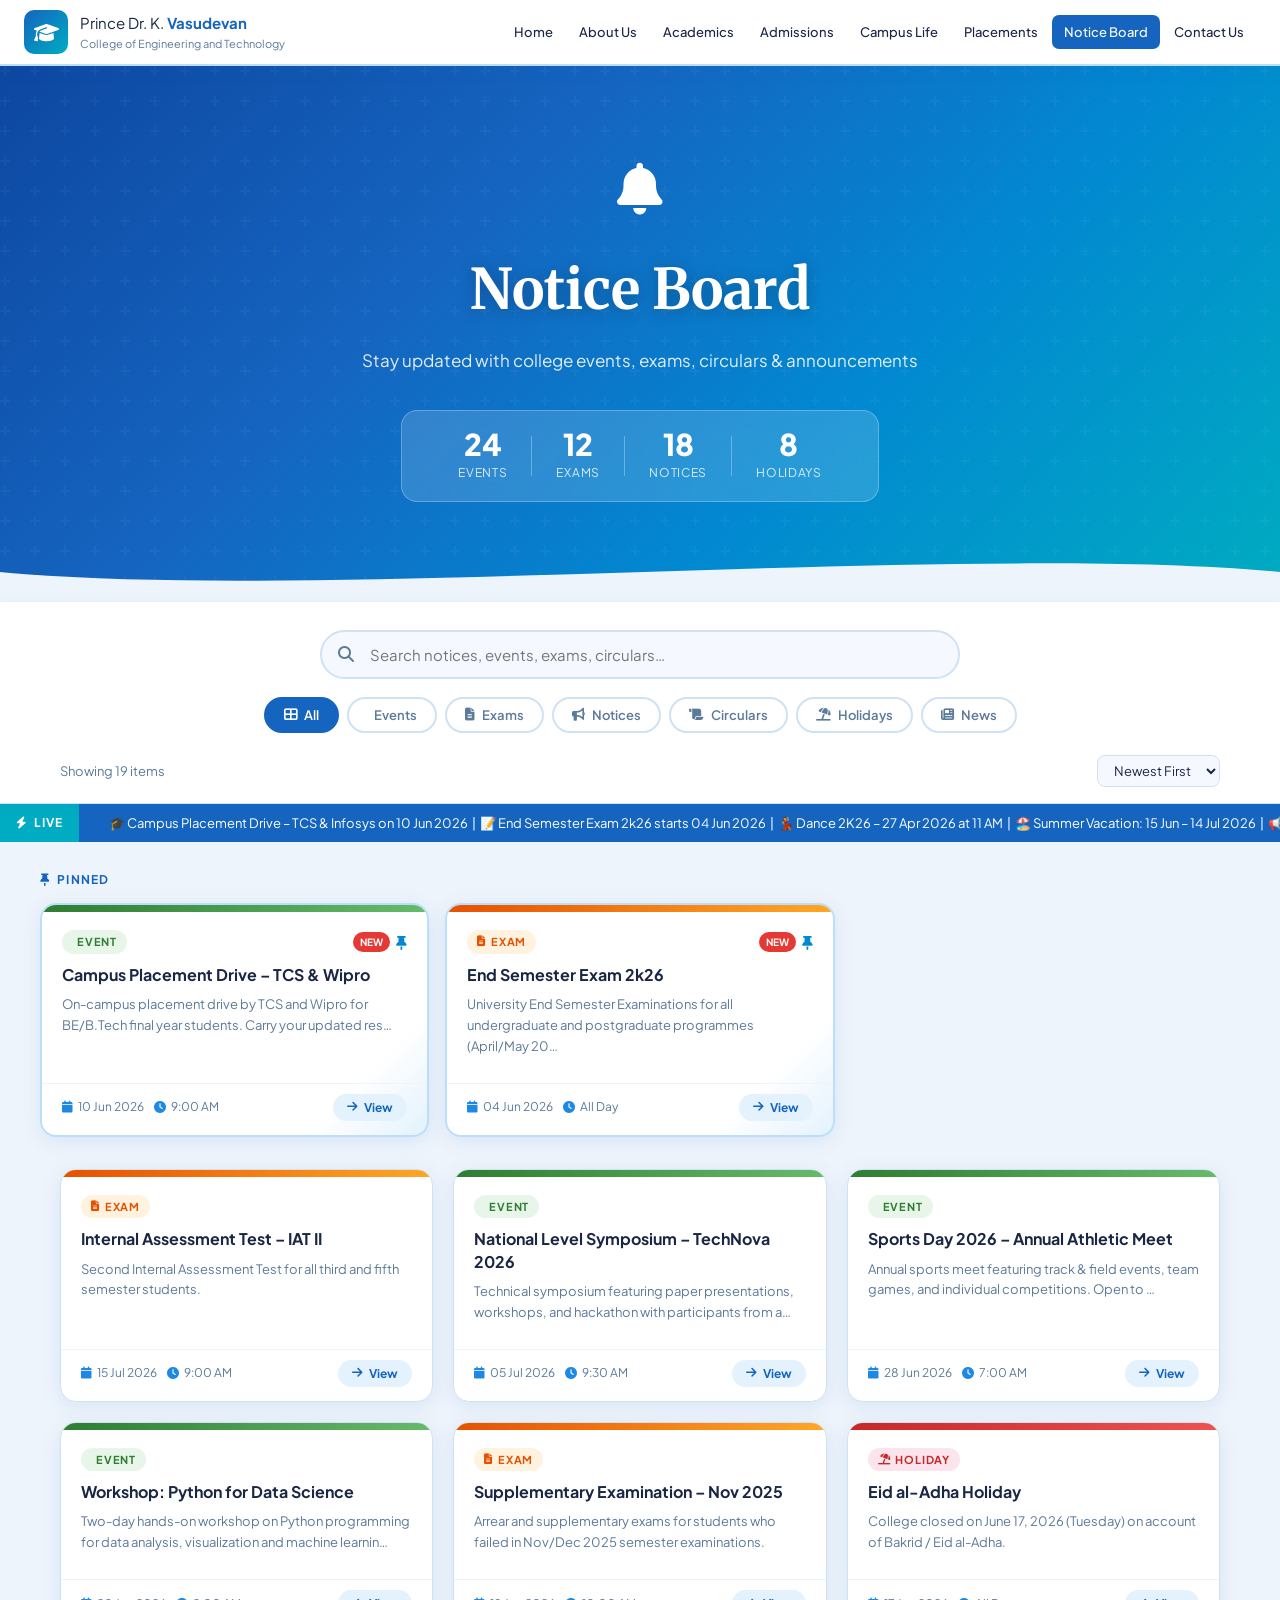
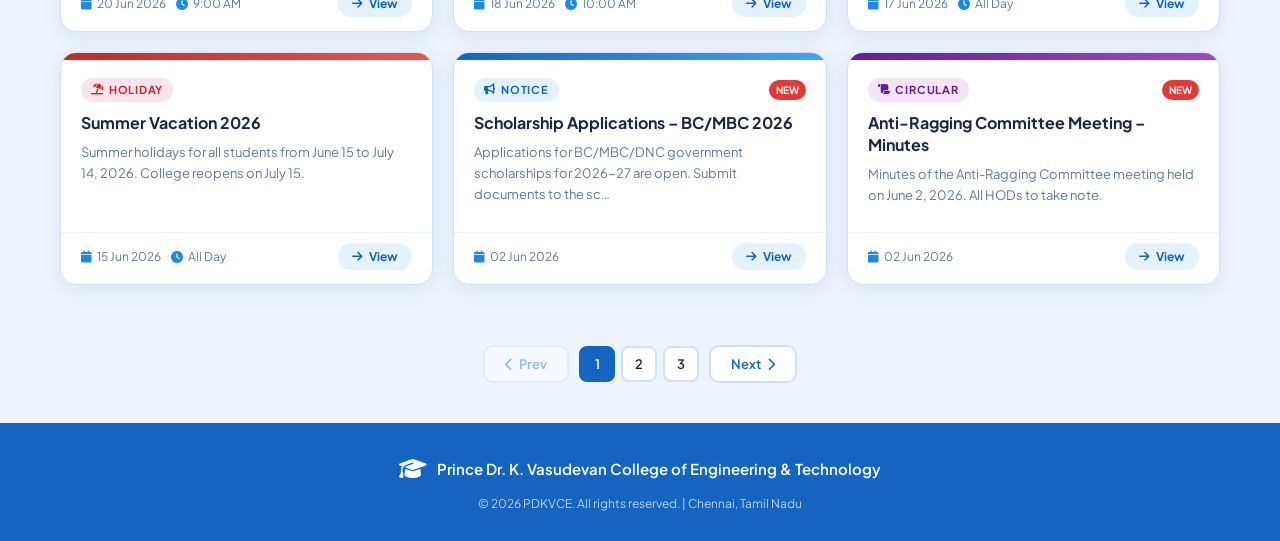
<file: Notice.html>
<!DOCTYPE html>
<html lang="en">
<head>
  <meta charset="UTF-8" />
  <meta name="viewport" content="width=device-width, initial-scale=1.0"/>
  <title>Prince Dr. K. Vasudevan College – Notice Board</title>
  <link rel="stylesheet" href="Notice.css" />
  <link href="https://fonts.googleapis.com/css2?family=Plus+Jakarta+Sans:wght@300;400;500;600;700;800&family=Merriweather:wght@400;700&display=swap" rel="stylesheet"/>
  <link rel="stylesheet" href="https://cdnjs.cloudflare.com/ajax/libs/font-awesome/6.5.0/css/all.min.css"/>
</head>
<body>

<!-- ===== NAVBAR ===== -->
<header class="navbar" id="navbar">
  <div class="nav-inner">
    <div class="nav-brand">
      <div class="brand-logo">
        <span class="logo-icon"><i class="fas fa-graduation-cap"></i></span>
      </div>
      <div class="brand-text">
        <span class="brand-title">Prince Dr. K. <strong>Vasudevan</strong></span>
        <span class="brand-sub">College of Engineering and Technology</span>
      </div>
    </div>
    <nav class="nav-links" id="navLinks">
      <a href="index.html">Home</a>
      <a href="About.html">About Us</a>
      <a href="Academics.html">Academics</a>
      <a href="Admissions.html">Admissions</a>
      <a href="CampusLife.html">Campus Life</a>
      <a href="Placement.html">Placements</a>
      <a href="Notice.html" class="active">Notice Board</a>
      <a href="Contact.html">Contact Us</a>
    </nav>
    <button class="hamburger" id="hamburger" aria-label="Menu">
      <span></span><span></span><span></span>
    </button>
  </div>
</header>

<!-- ===== HERO ===== -->
<section class="hero">
  <div class="hero-bg"></div>
  <div class="hero-overlay"></div>
  <div class="hero-content">
    <div class="hero-icon"><i class="fas fa-bell"></i></div>
    <h1>Notice Board</h1>
    <p>Stay updated with college events, exams, circulars &amp; announcements</p>
    <div class="hero-stats">
      <div class="stat"><span class="stat-num" data-target="24">0</span><span class="stat-label">Events</span></div>
      <div class="stat-divider"></div>
      <div class="stat"><span class="stat-num" data-target="12">0</span><span class="stat-label">Exams</span></div>
      <div class="stat-divider"></div>
      <div class="stat"><span class="stat-num" data-target="18">0</span><span class="stat-label">Notices</span></div>
      <div class="stat-divider"></div>
      <div class="stat"><span class="stat-num" data-target="8">0</span><span class="stat-label">Holidays</span></div>
    </div>
  </div>
  <div class="hero-wave">
    <svg viewBox="0 0 1440 80" preserveAspectRatio="none"><path d="M0,40 C360,80 1080,0 1440,40 L1440,80 L0,80 Z" fill="#eef4fb"/></svg>
  </div>
</section>

<!-- ===== FILTER BAR ===== -->
<section class="filter-section">
  <div class="container">
    <div class="search-wrap">
      <i class="fas fa-search search-icon"></i>
      <input type="text" id="searchInput" placeholder="Search notices, events, exams, circulars…" />
      <button class="clear-search" id="clearSearch"><i class="fas fa-times"></i></button>
    </div>
    <div class="filter-tabs" id="filterTabs">
      <button class="tab active" data-filter="all"><i class="fas fa-th-large"></i> All</button>
      <button class="tab" data-filter="event"><i class="fas fa-calendar-star"></i> Events</button>
      <button class="tab" data-filter="exam"><i class="fas fa-file-alt"></i> Exams</button>
      <button class="tab" data-filter="notice"><i class="fas fa-bullhorn"></i> Notices</button>
      <button class="tab" data-filter="circular"><i class="fas fa-scroll"></i> Circulars</button>
      <button class="tab" data-filter="holiday"><i class="fas fa-umbrella-beach"></i> Holidays</button>
      <button class="tab" data-filter="news"><i class="fas fa-newspaper"></i> News</button>
    </div>
    <div class="sort-row">
      <span class="result-count" id="resultCount">Showing all items</span>
      <select id="sortSelect" class="sort-select">
        <option value="newest">Newest First</option>
        <option value="oldest">Oldest First</option>
        <option value="az">A → Z</option>
      </select>
    </div>
  </div>
</section>

<!-- ===== TICKER ===== -->
<div class="ticker-wrap">
  <div class="ticker-label"><i class="fas fa-bolt"></i> Live</div>
  <div class="ticker-track" id="tickerTrack">
    <span>🎓 Campus Placement Drive – TCS &amp; Infosys on 10 Jun 2026 &nbsp;|&nbsp;</span>
    <span>📝 End Semester Exam 2k26 starts 04 Jun 2026 &nbsp;|&nbsp;</span>
    <span>💃 Dance 2K26 – 27 Apr 2026 at 11 AM &nbsp;|&nbsp;</span>
    <span>🏖️ Summer Vacation: 15 Jun – 14 Jul 2026 &nbsp;|&nbsp;</span>
    <span>📢 Circular: Anti-Ragging Committee Meeting – 02 Jun 2026 &nbsp;|&nbsp;</span>
  </div>
</div>

<!-- ===== PINNED ===== -->
<section class="pinned-section container" id="pinnedSection">
  <div class="section-label"><i class="fas fa-thumbtack"></i> Pinned</div>
  <div class="pinned-grid" id="pinnedGrid"></div>
</section>

<!-- ===== MAIN GRID ===== -->
<main class="main-grid container" id="mainGrid"></main>

<!-- ===== PAGINATION ===== -->
<div class="pagination-wrap container">
  <button class="page-btn" id="prevPage"><i class="fas fa-chevron-left"></i> Prev</button>
  <div class="page-numbers" id="pageNumbers"></div>
  <button class="page-btn" id="nextPage">Next <i class="fas fa-chevron-right"></i></button>
</div>

<!-- ===== MODAL ===== -->
<div class="modal-overlay" id="modalOverlay">
  <div class="modal-box" id="modalBox">
    <button class="modal-close" id="modalClose"><i class="fas fa-times"></i></button>
    <div class="modal-header" id="modalHeader"></div>
    <div class="modal-body" id="modalBody"></div>
    <div class="modal-footer" id="modalFooter"></div>
  </div>
</div>

<!-- ===== BACK TO TOP ===== -->
<button class="back-top" id="backTop"><i class="fas fa-arrow-up"></i></button>

<!-- ===== FOOTER ===== -->
<footer class="site-footer">
  <div class="container footer-inner">
    <div class="footer-brand">
      <span class="logo-icon"><i class="fas fa-graduation-cap"></i></span>
      <span>Prince Dr. K. Vasudevan College of Engineering &amp; Technology</span>
    </div>
    <p class="footer-copy">© 2026 PDKVCE. All rights reserved. | Chennai, Tamil Nadu</p>
  </div>
</footer>

<script src="Notice.js"></script>
</body>
</html>
</file>
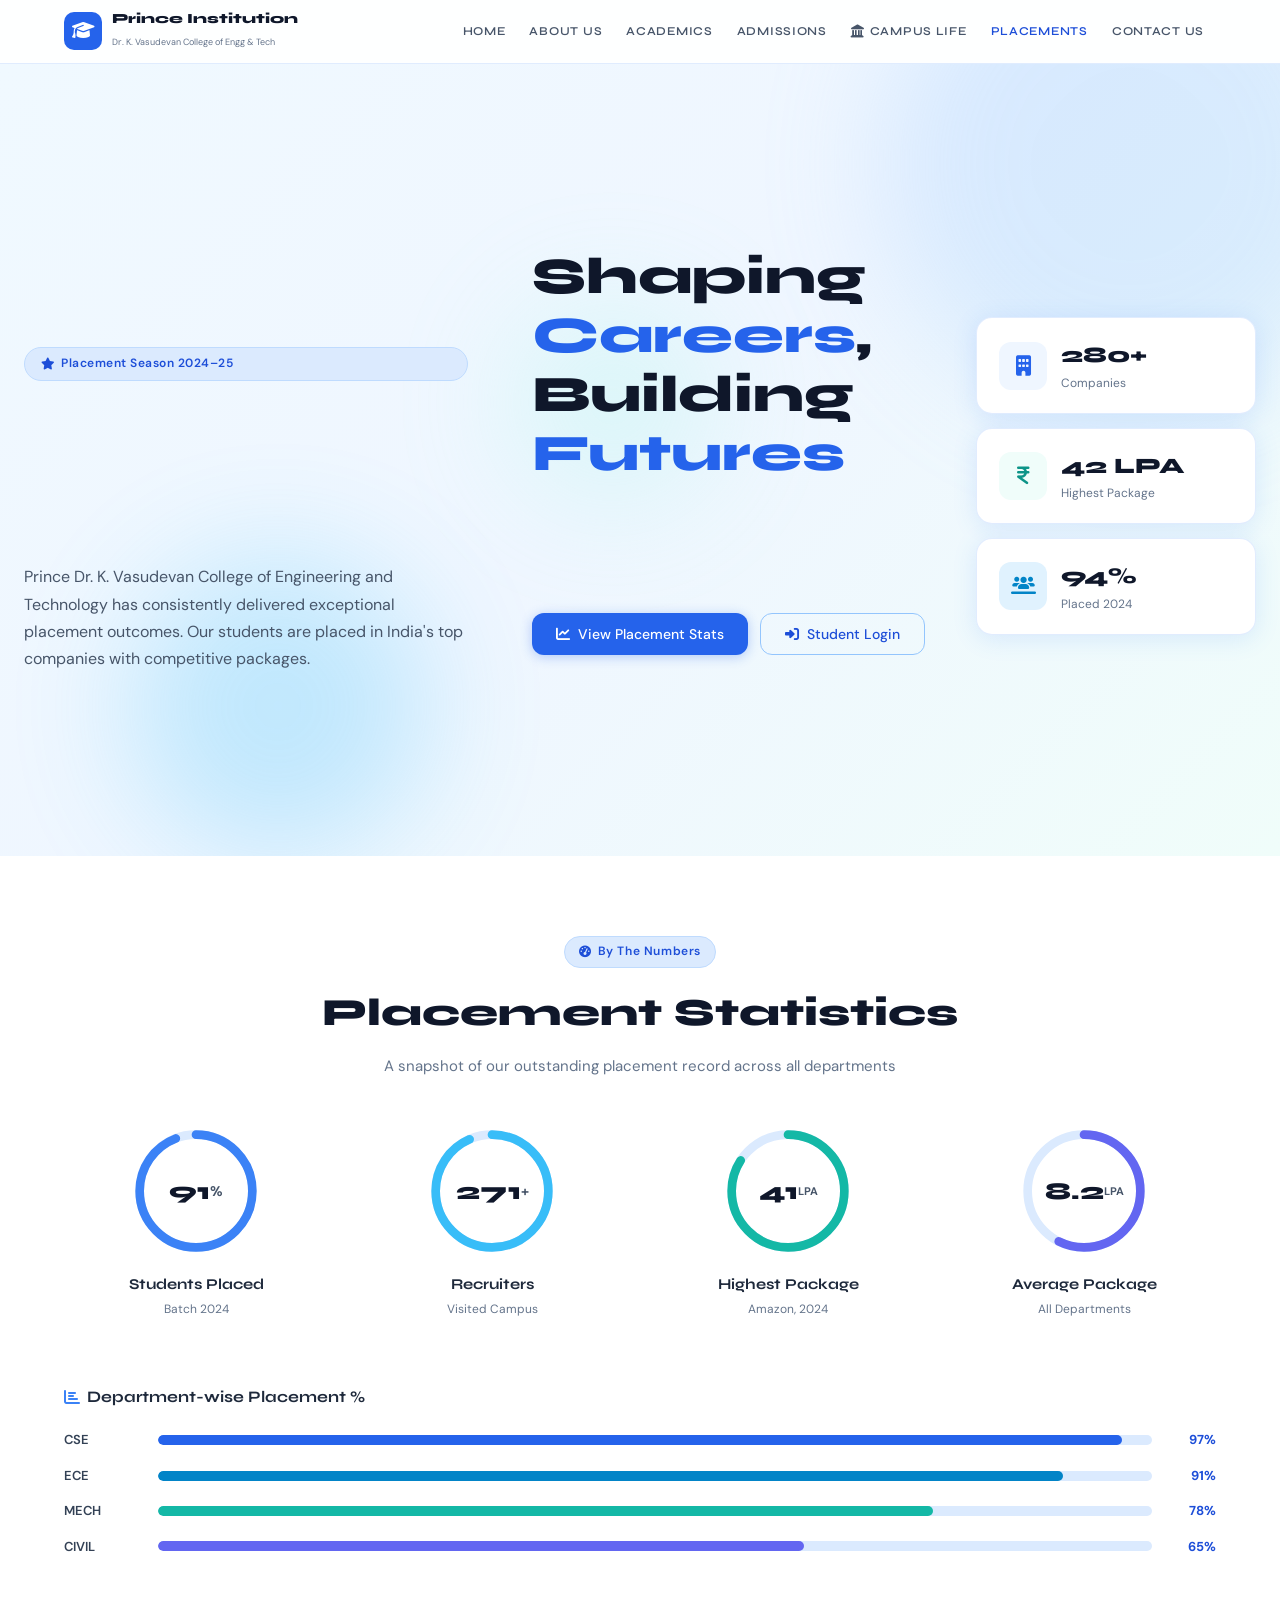
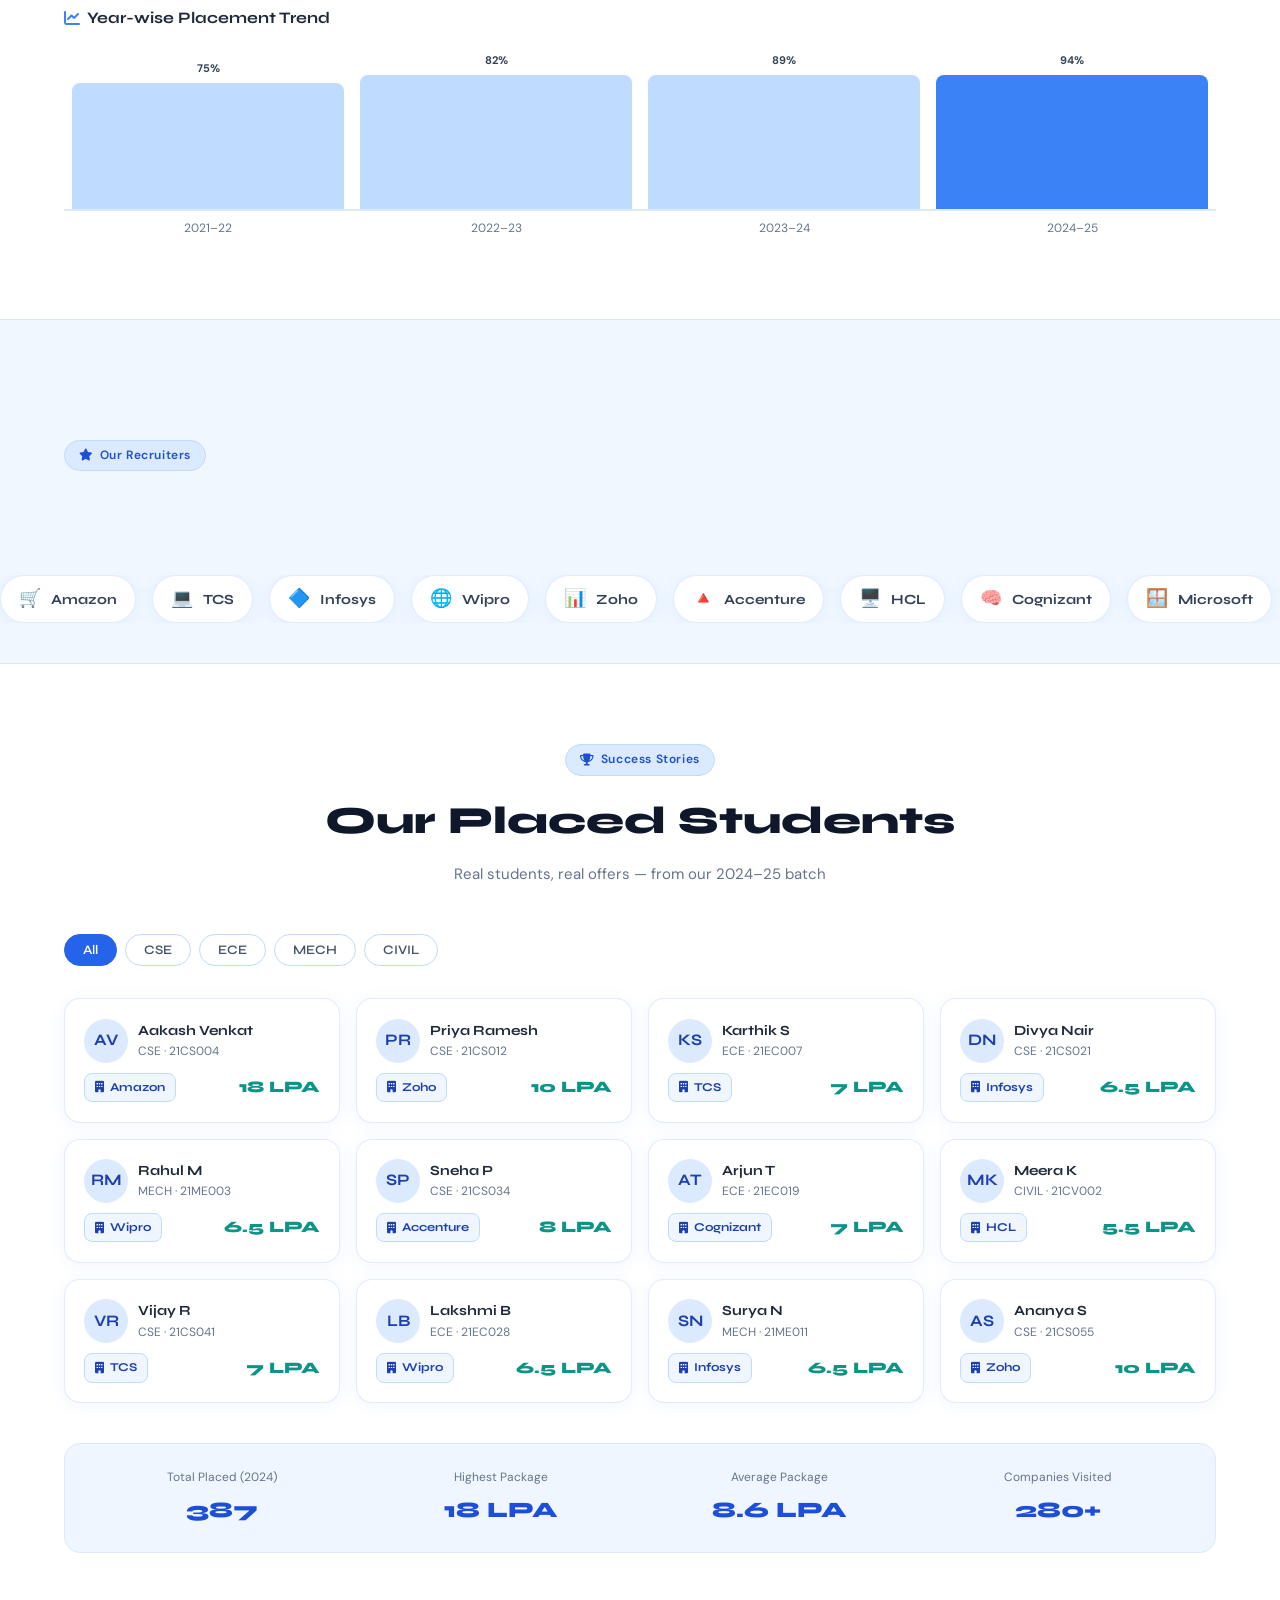
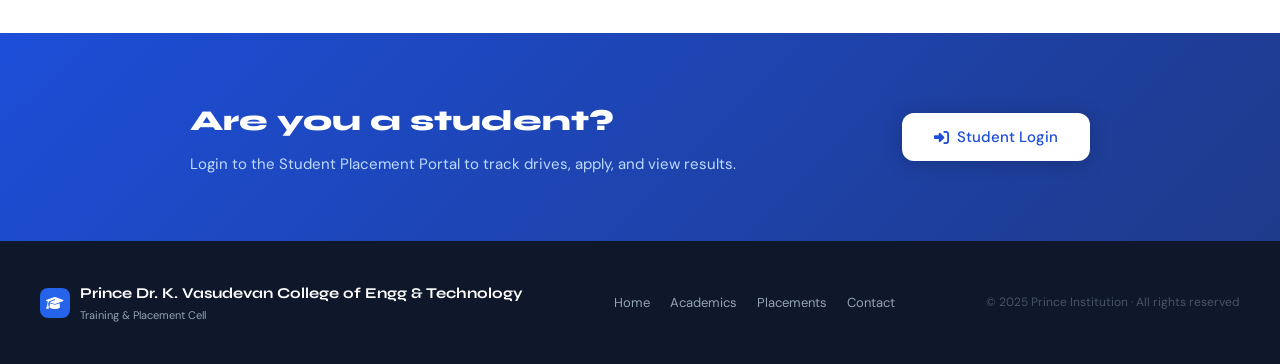
<file: placement.html>
<!DOCTYPE html>
<html lang="en">
<head>
  <meta charset="UTF-8"/>
  <meta name="viewport" content="width=device-width, initial-scale=1.0"/>
  <title>Placements – Prince Dr. K. Vasudevan College of Engineering and Technology</title>
  <link rel="stylesheet" href="placement.css"/>
  <link href="https://fonts.googleapis.com/css2?family=Syne:wght@400;600;700;800&family=DM+Sans:ital,opsz,wght@0,9..40,300;0,9..40,400;0,9..40,500;1,9..40,300&display=swap" rel="stylesheet"/>
  <link rel="stylesheet" href="https://cdnjs.cloudflare.com/ajax/libs/font-awesome/6.5.0/css/all.min.css"/>
</head>
<body>

<!-- ══════════════════════════════════
     NAVIGATION (matches image style)
══════════════════════════════════ -->
<nav class="navbar" id="navbar">
  <div class="nav-inner">
    <div class="nav-logo">
      <div class="logo-icon"><i class="fa-solid fa-graduation-cap"></i></div>
      <div class="logo-text">
        <span class="logo-name">Prince Institution</span>
        <span class="logo-sub">Dr. K. Vasudevan College of Engg & Tech</span>
      </div>
    </div>
    <ul class="nav-links" id="navLinks">
      <li><a href="index.html" class="nav-link" onclick="goHome()">HOME</a></li>
      <li><a href="About.html" class="nav-link">ABOUT US</a></li>
      <li><a href="Academics.html" class="nav-link">ACADEMICS</a></li>
      <li><a href="Admission.html" class="nav-link">ADMISSIONS</a></li>
      <li><a href="CampusLife.html" class="nav-link"><i class="fa-solid fa-landmark"></i> CAMPUS LIFE</a></li>
      <li><a href="placement.html" class="nav-link active" onclick="scrollToSection('placements')">PLACEMENTS</a></li>
      <li><a href="contact.html" class="nav-link">CONTACT US</a></li>
    </ul>
    <button class="hamburger" id="hamburger" onclick="toggleMenu()">
      <span></span><span></span><span></span>
    </button>
  </div>
</nav>

<!-- ══════════════════════════════════
     PUBLIC PLACEMENT PAGE
══════════════════════════════════ -->
<div id="publicPage">

  <!-- HERO BANNER -->
  <section class="hero-section" id="placements">
    <div class="hero-bg-shapes">
      <div class="shape shape-1"></div>
      <div class="shape shape-2"></div>
      <div class="shape shape-3"></div>
    </div>
    <div class="hero-content">
      <div class="hero-badge animate-in delay-1">
        <i class="fa-solid fa-star"></i> Placement Season 2024–25
      </div>
      <h1 class="hero-title animate-in delay-2">
        Shaping <span class="accent">Careers</span>,<br/>Building <span class="accent">Futures</span>
      </h1>
      <p class="hero-subtitle animate-in delay-3">
        Prince Dr. K. Vasudevan College of Engineering and Technology has consistently delivered exceptional placement outcomes.
        Our students are placed in India's top companies with competitive packages.
      </p>
      <div class="hero-cta animate-in delay-4">
        <button class="btn-primary" onclick="scrollToSection('stats')">
          <i class="fa-solid fa-chart-line"></i> View Placement Stats
        </button>
        <button class="btn-outline" onclick="showLogin()">
          <i class="fa-solid fa-right-to-bracket"></i> Student Login
        </button>
      </div>
    </div>
    <div class="hero-visual animate-in delay-3">
      <div class="hero-card-stack">
        <div class="hcard hcard-1">
          <div class="hcard-icon"><i class="fa-solid fa-building"></i></div>
          <div>
            <p class="hcard-val">280+</p>
            <p class="hcard-lbl">Companies</p>
          </div>
        </div>
        <div class="hcard hcard-2">
          <div class="hcard-icon"><i class="fa-solid fa-indian-rupee-sign"></i></div>
          <div>
            <p class="hcard-val">42 LPA</p>
            <p class="hcard-lbl">Highest Package</p>
          </div>
        </div>
        <div class="hcard hcard-3">
          <div class="hcard-icon"><i class="fa-solid fa-users-line"></i></div>
          <div>
            <p class="hcard-val">94%</p>
            <p class="hcard-lbl">Placed 2024</p>
          </div>
        </div>
      </div>
    </div>
  </section>

  
  <section class="stats-section" id="stats">
    <div class="section-container">
      <div class="section-header">
        <div class="section-tag"><i class="fa-solid fa-gauge-high"></i> By The Numbers</div>
        <h2 class="section-title">Placement Statistics</h2>
        <p class="section-sub">A snapshot of our outstanding placement record across all departments</p>
      </div>

      
      <div class="big-stats">
        <div class="bstat animate-counter" data-val="94" data-suffix="%">
          <div class="bstat-circle">
            <svg viewBox="0 0 120 120">
              <circle cx="60" cy="60" r="52" class="ring-bg"/>
              <circle cx="60" cy="60" r="52" class="ring-fill" id="ring-placed"
                stroke-dasharray="326.73" stroke-dashoffset="326.73"/>
            </svg>
            <div class="bstat-label">
              <span class="bstat-num" id="num-placed">0</span>
              <span class="bstat-unit">%</span>
            </div>
          </div>
          <p class="bstat-name">Students Placed</p>
          <p class="bstat-sub">Batch 2024</p>
        </div>
        <div class="bstat animate-counter" data-val="280" data-suffix="+">
          <div class="bstat-circle bstat-blue">
            <svg viewBox="0 0 120 120">
              <circle cx="60" cy="60" r="52" class="ring-bg"/>
              <circle cx="60" cy="60" r="52" class="ring-fill" id="ring-companies"
                stroke-dasharray="326.73" stroke-dashoffset="326.73"/>
            </svg>
            <div class="bstat-label">
              <span class="bstat-num" id="num-companies">0</span>
              <span class="bstat-unit">+</span>
            </div>
          </div>
          <p class="bstat-name">Recruiters</p>
          <p class="bstat-sub">Visited Campus</p>
        </div>
        <div class="bstat animate-counter" data-val="42" data-suffix=" LPA">
          <div class="bstat-circle bstat-teal">
            <svg viewBox="0 0 120 120">
              <circle cx="60" cy="60" r="52" class="ring-bg"/>
              <circle cx="60" cy="60" r="52" class="ring-fill" id="ring-pkg"
                stroke-dasharray="326.73" stroke-dashoffset="326.73"/>
            </svg>
            <div class="bstat-label">
              <span class="bstat-num" id="num-pkg">0</span>
              <span class="bstat-unit" style="font-size:11px">LPA</span>
            </div>
          </div>
          <p class="bstat-name">Highest Package</p>
          <p class="bstat-sub">Amazon, 2024</p>
        </div>
        <div class="bstat">
          <div class="bstat-circle bstat-indigo">
            <svg viewBox="0 0 120 120">
              <circle cx="60" cy="60" r="52" class="ring-bg"/>
              <circle cx="60" cy="60" r="52" class="ring-fill" id="ring-avg"
                stroke-dasharray="326.73" stroke-dashoffset="326.73"/>
            </svg>
            <div class="bstat-label">
              <span class="bstat-num" id="num-avg">0</span>
              <span class="bstat-unit" style="font-size:11px">LPA</span>
            </div>
          </div>
          <p class="bstat-name">Average Package</p>
          <p class="bstat-sub">All Departments</p>
        </div>
      </div>

      <!-- Department-wise Placement % -->
      <div class="dept-placement">
        <h3 class="sub-heading"><i class="fa-solid fa-chart-bar"></i> Department-wise Placement %</h3>
        <div class="dept-bars" id="deptBars"></div>
      </div>

      <!-- Year-wise Trend -->
      <div class="year-trend">
        <h3 class="sub-heading"><i class="fa-solid fa-chart-line"></i> Year-wise Placement Trend</h3>
        <div class="trend-chart" id="trendChart"></div>
        <div class="trend-labels">
          <span>2021–22</span><span>2022–23</span><span>2023–24</span><span>2024–25</span>
        </div>
      </div>
    </div>
  </section>

  <!-- TOP RECRUITERS MARQUEE -->
  <section class="recruiters-section">
    <div class="section-container">
      <div class="section-tag" style="margin-bottom:1.5rem"><i class="fa-solid fa-star"></i> Our Recruiters</div>
    </div>
    <div class="marquee-wrap">
      <div class="marquee-track" id="marqueeTrack"></div>
    </div>
  </section>

  <!-- PLACED STUDENTS SHOWCASE -->
  <section class="placed-section">
    <div class="section-container">
      <div class="section-header">
        <div class="section-tag"><i class="fa-solid fa-trophy"></i> Success Stories</div>
        <h2 class="section-title">Our Placed Students</h2>
        <p class="section-sub">Real students, real offers — from our 2024–25 batch</p>
      </div>

      <!-- Filter Tabs -->
      <div class="placed-tabs">
        <button class="ptab active" onclick="filterPlaced('all',this)">All</button>
        <button class="ptab" onclick="filterPlaced('CSE',this)">CSE</button>
        <button class="ptab" onclick="filterPlaced('ECE',this)">ECE</button>
        <button class="ptab" onclick="filterPlaced('MECH',this)">MECH</button>
        <button class="ptab" onclick="filterPlaced('CIVIL',this)">CIVIL</button>
      </div>

      <div class="placed-grid" id="placedGrid"></div>

      <!-- Stats Bar at bottom -->
      <div class="placed-summary" id="placedSummary"></div>
    </div>
  </section>

  <!-- CTA SECTION -->
  <section class="cta-section">
    <div class="cta-inner">
      <div class="cta-text">
        <h2>Are you a student?</h2>
        <p>Login to the Student Placement Portal to track drives, apply, and view results.</p>
      </div>
      <button class="btn-primary btn-lg" onclick="showLogin()">
        <i class="fa-solid fa-right-to-bracket"></i> Student Login
      </button>
    </div>
  </section>

</div><!-- end publicPage -->

<!-- ══════════════════════════════════
     LOGIN OVERLAY
══════════════════════════════════ -->
<div class="login-overlay" id="loginOverlay">
  <div class="login-modal">
    <button class="modal-close" onclick="hideLogin()"><i class="fa-solid fa-xmark"></i></button>
    <div class="login-logo-wrap">
      <div class="login-logo-icon"><i class="fa-solid fa-graduation-cap"></i></div>
    </div>
    <h2 class="login-title">Student Portal</h2>
    <p class="login-sub">Enter your details to access the placement portal</p>
    <div class="lfield">
      <label>Full Name</label>
      <input type="text" id="inName" placeholder="e.g. Priya Sharma" autocomplete="off"/>
    </div>
    <div class="lfield">
      <label>Roll Number</label>
      <input type="text" id="inRoll" placeholder="e.g. 22CS047" autocomplete="off"/>
    </div>
    <div class="lrow">
      <div class="lfield">
        <label>Department</label>
        <select id="inDept">
          <option value="">Select</option>
          <option>CSE</option><option>ECE</option><option>MECH</option><option>CIVIL</option>
        </select>
      </div>
      <div class="lfield">
        <label>CGPA</label>
        <input type="number" id="inCGPA" placeholder="8.5" min="0" max="10" step="0.1"/>
      </div>
    </div>
    <div class="login-err" id="loginErr"><i class="fa-solid fa-circle-exclamation"></i> <span id="errMsg">Fill all fields</span></div>
    <button class="btn-primary w100" onclick="doLogin()">
      <i class="fa-solid fa-arrow-right"></i> Enter Portal
    </button>
  </div>
</div>

<!-- ══════════════════════════════════
     STUDENT PORTAL (hidden until login)
══════════════════════════════════ -->
<div id="portalPage" style="display:none">

  <!-- Portal Navbar -->
  <nav class="navbar portal-navbar" id="portalNavbar">
    <div class="nav-inner">
      <div class="nav-logo">
        <div class="logo-icon"><i class="fa-solid fa-graduation-cap"></i></div>
        <div class="logo-text">
          <span class="logo-name">Prince Institution</span>
          <span class="logo-sub">Placements Portal</span>
        </div>
      </div>
      <ul class="nav-links" id="portalNavLinks">
        <li><a href="#" class="nav-link active" onclick="portalTab('dashboard',this)"><i class="fa-solid fa-gauge-high"></i> Dashboard</a></li>
        <li><a href="#" class="nav-link" onclick="portalTab('drives',this)"><i class="fa-solid fa-building-columns"></i> Drives</a></li>
        <li><a href="#" class="nav-link" onclick="portalTab('results',this)"><i class="fa-solid fa-trophy"></i> Results</a></li>
        <li><a href="#" class="nav-link" onclick="portalTab('profile',this)"><i class="fa-solid fa-user"></i> My Profile</a></li>
      </ul>
      <div class="portal-user" id="portalUser" onclick="toggleUserDD()">
        <div class="portal-avatar" id="portalAvatar">U</div>
        <span id="portalName">User</span>
        <i class="fa-solid fa-chevron-down" style="font-size:11px;opacity:.6"></i>
        <div class="user-dropdown" id="userDropdown">
          <div class="udd-header">
            <div class="udd-av" id="uddAvatar">U</div>
            <div class="udd-info">
              <strong id="uddName">User</strong>
              <span id="uddRoll">Roll</span>
            </div>
          </div>
          <hr/>
          <div class="udd-item" onclick="portalTab('profile',null)"><i class="fa-solid fa-id-card"></i> My Profile</div>
          <div class="udd-item udd-logout" onclick="doLogout()"><i class="fa-solid fa-right-from-bracket"></i> Logout</div>
        </div>
      </div>
      <button class="hamburger" onclick="toggleMenu()"><span></span><span></span><span></span></button>
    </div>
  </nav>

  <!-- ── DASHBOARD TAB ── -->
  <div id="ptab-dashboard" class="portal-tab active-tab">
    <section class="portal-hero">
      <div class="ph-content">
        <div class="ph-badge"><i class="fa-solid fa-star"></i> 2024–25 Season</div>
        <h1>Welcome, <span class="accent" id="heroName">Student</span>!</h1>
        <p>Your placement journey starts here. Track drives, apply, and land your dream offer.</p>
        <div class="ph-actions">
          <button class="btn-primary" onclick="portalTab('drives',null)"><i class="fa-solid fa-rocket"></i> Browse Drives</button>
          <button class="btn-outline" onclick="portalTab('profile',null)"><i class="fa-solid fa-user"></i> My Profile</button>
        </div>
      </div>
    </section>

    <div class="portal-main">
      <!-- Quick Stats -->
      <div class="pstat-grid" id="pstatGrid"></div>

      <!-- Journey -->
      <div class="portal-card" style="margin-top:1.5rem">
        <h3 class="card-heading"><i class="fa-solid fa-route"></i> Your Placement Journey</h3>
        <div class="journey-wrap" id="journeyWrap"></div>
      </div>

      <!-- Package chart -->
      <div class="portal-card" style="margin-top:1.2rem">
        <h3 class="card-heading"><i class="fa-solid fa-chart-column"></i> Package Trends – Top Companies (LPA)</h3>
        <div class="pkg-bars" id="pkgBars"></div>
      </div>
    </div>
  </div>

  <!-- ── DRIVES TAB ── -->
  <div id="ptab-drives" class="portal-tab" style="display:none">
    <div class="portal-main">
      <div class="tab-header">
        <h2 class="tab-title"><i class="fa-solid fa-building-columns"></i> Campus Drives</h2>
        <p class="tab-sub">Browse and apply to ongoing and upcoming placement drives</p>
      </div>
      <div class="drives-toolbar">
        <div class="search-wrap"><i class="fa-solid fa-magnifying-glass"></i>
          <input type="text" id="driveSearch" placeholder="Search company, role, CTC…" oninput="renderDrives()"/>
        </div>
        <div class="ftabs">
          <button class="ftab active" data-f="all" onclick="setFilter('all',this)">All</button>
          <button class="ftab" data-f="open" onclick="setFilter('open',this)">Open</button>
          <button class="ftab" data-f="upcoming" onclick="setFilter('upcoming',this)">Upcoming</button>
          <button class="ftab" data-f="closed" onclick="setFilter('closed',this)">Closed</button>
        </div>
      </div>
      <div class="drives-grid" id="drivesGrid"></div>
    </div>
  </div>

  <!-- ── RESULTS TAB ── -->
  <div id="ptab-results" class="portal-tab" style="display:none">
    <div class="portal-main">
      <div class="tab-header">
        <h2 class="tab-title"><i class="fa-solid fa-trophy"></i> Placement Results</h2>
        <p class="tab-sub">Historical placement data and offer letters</p>
      </div>
      <div class="year-tabs" id="yearTabs">
        <button class="ytab active" onclick="setYear('2024',this)">2024–25</button>
        <button class="ytab" onclick="setYear('2023',this)">2023–24</button>
        <button class="ytab" onclick="setYear('2022',this)">2022–23</button>
      </div>
      <div class="results-stats" id="resultsStats"></div>
      <div class="portal-card" style="margin-top:1rem">
        <div class="table-top">
          <h3 class="card-heading" style="margin:0"><i class="fa-solid fa-table-list"></i> Offer Letters Issued</h3>
          <input type="text" class="table-search" placeholder="Search…" oninput="filterOffers(this.value)"/>
        </div>
        <div class="table-wrap">
          <table class="offers-table">
            <thead><tr>
              <th>Student</th><th>Company</th><th>Role</th><th>CTC</th><th>Status</th>
            </tr></thead>
            <tbody id="offersBody"></tbody>
          </table>
        </div>
      </div>
    </div>
  </div>

  <!-- ── PROFILE TAB ── -->
  <div id="ptab-profile" class="portal-tab" style="display:none">
    <div class="portal-main">
      <div class="tab-header">
        <h2 class="tab-title"><i class="fa-solid fa-user"></i> My Placement Profile</h2>
        <p class="tab-sub">Your details and application history</p>
      </div>
      <div class="profile-layout">
        <div class="profile-left">
          <div class="portal-card profile-card-inner">
            <div class="profile-av-lg" id="profileAvLg">U</div>
            <h3 id="profileName">–</h3>
            <p id="profileSub" class="profile-dept-tag">–</p>
            <div class="profile-grid" id="profileGrid"></div>
            <div class="skills-wrap">
              <span class="skill-chip">Python</span>
              <span class="skill-chip">Java</span>
              <span class="skill-chip">DSA</span>
              <span class="skill-chip">SQL</span>
              <span class="skill-chip">React</span>
              <span class="skill-chip">Linux</span>
            </div>
            <div class="placement-status-row">
              <div class="status-dot"></div>
              <span>Actively seeking placement</span>
            </div>
          </div>
        </div>
        <div class="profile-right">
          <div class="portal-card">
            <h3 class="card-heading"><i class="fa-solid fa-file-lines"></i> My Applications</h3>
            <div id="myApps"></div>
          </div>
          <div class="portal-card" style="margin-top:1rem">
            <h3 class="card-heading"><i class="fa-solid fa-shield-check"></i> Eligibility Check</h3>
            <div id="eligChecks"></div>
          </div>
        </div>
      </div>
    </div>
  </div>

</div><!-- end portalPage -->

<!-- Toast -->
<div class="toast" id="toast"></div>

<!-- Scroll-to-top -->
<button class="scroll-top" id="scrollTop" onclick="window.scrollTo({top:0,behavior:'smooth'})">
  <i class="fa-solid fa-arrow-up"></i>
</button>

<footer class="footer" id="contact">
  <div class="footer-inner">
    <div class="footer-brand">
      <div class="logo-icon small"><i class="fa-solid fa-graduation-cap"></i></div>
      <div>
        <p class="footer-name">Prince Dr. K. Vasudevan College of Engg &amp; Technology</p>
        <p class="footer-sub">Training &amp; Placement Cell</p>
      </div>
    </div>
    <div class="footer-links">
      <a href="index.html">Home</a>
      <a href="Academics.html">Academics</a>
      <a href="Placement.html">Placements</a>
      <a href="contact.html">Contact</a>
    </div>
    <p class="footer-copy">© 2025 Prince Institution · All rights reserved</p>
  </div>
</footer>

<script src="placement.js"></script>
</body>
</html>
</file>
<file: Academics.css>
/* ===========================
   PDKVCET — Academics.css
   Light Blue Theme
=========================== */

*, *::before, *::after { margin: 0; padding: 0; box-sizing: border-box; }

:root {
  --bg:        #eef4fb;
  --surface:   #ffffff;
  --surface2:  #daeaf8;
  --accent:    #1a6fc4;
  --accent2:   #3898ec;
  --accent-lt: #e3f0fd;

  --text:      #0d1f35;
  --muted:     #5a7a9a;
  --border:    rgba(26, 111, 196, 0.13);

  --fh: 'Syne', sans-serif;
  --fb: 'DM Sans', sans-serif;
  --shadow: 0 4px 24px rgba(26, 111, 196, 0.10);
}

html { scroll-behavior: smooth; }
body { background: var(--bg); color: var(--text); font-family: var(--fb); overflow-x: hidden; }
a { text-decoration: none; color: inherit; }
ul { list-style: none; }

/* ===== BUTTONS ===== */
.btn-p {
  display: inline-block; background: var(--accent); color: #fff;
  font-family: var(--fh); font-weight: 700; font-size: .88rem;
  padding: .75rem 1.8rem; border-radius: 50px; border: none; cursor: pointer;
  transition: background .2s, transform .2s, box-shadow .2s;
  box-shadow: 0 4px 14px rgba(26,111,196,.3);
}
.btn-p:hover { background: #155da0; transform: scale(1.03); }
.btn-o {
  display: inline-block; background: transparent; color: var(--muted);
  font-size: .82rem; padding: .55rem 1.2rem; border-radius: 50px;
  border: 1px solid var(--border); transition: color .2s, border-color .2s;
}
.btn-o:hover { color: var(--accent); border-color: var(--accent); }

/* ===== NAVBAR ===== */
.navbar {
  position: sticky; top: 0; z-index: 1000;
  display: flex; align-items: center; justify-content: space-between;
  padding: 1rem 3rem;
  background: rgba(238, 244, 251, 0.97);
  backdrop-filter: blur(14px);
  border-bottom: 1px solid var(--border);
  gap: 1rem;
  box-shadow: 0 2px 12px rgba(26,111,196,.07);
  transition: padding .3s;
}
.navbar.scrolled { padding: .6rem 3rem; box-shadow: 0 4px 20px rgba(26,111,196,.12); }
.nav-logo { display: flex; align-items: center; gap: .8rem; flex-shrink: 0; }
.nav-logo img { height: 48px; border-radius: 8px; border: 2px solid var(--accent-lt); }
.nav-logo-text h1 { font-family: var(--fh); font-size: 1rem; font-weight: 800; line-height: 1.2; color: var(--text); }
.nav-logo-text h1 span { color: var(--accent); }
.nav-logo-text p { font-size: .7rem; color: var(--muted); }
.nav-links { display: flex; gap: 1.5rem; align-items: center; }
.nav-links a {
  font-size: .8rem; color: var(--muted); text-transform: uppercase;
  letter-spacing: .04em; transition: color .2s; white-space: nowrap; font-weight: 500;
}
.nav-links a:hover,
.nav-links a.active { color: var(--accent); }
.nav-actions { display: flex; align-items: center; gap: .75rem; flex-shrink: 0; }
.hamburger { display: none; background: none; border: none; color: var(--text); font-size: 1.4rem; cursor: pointer; }

/* ===== FADE ===== */
.fade { opacity: 0; transform: translateY(20px); transition: opacity .5s ease, transform .5s ease; }
.fade.show { opacity: 1; transform: translateY(0); }

/* ===== SECTION TAG ===== */
.stag {
  display: inline-block; font-size: .72rem; font-weight: 700;
  color: var(--accent); text-transform: uppercase; letter-spacing: .1em;
  background: rgba(255,255,255,.25); padding: .3rem .9rem;
  border-radius: 50px; margin-bottom: .75rem;
}

/* ===== PAGE HEADER ===== */
.page-header {
  position: relative; padding: 5rem 3rem 4rem;
  text-align: center; overflow: hidden; min-height: 260px;
  display: flex; align-items: center; justify-content: center;
}
.header-bg {
  position: absolute; inset: 0;
  background-image: url('https://images.unsplash.com/photo-1562774053-701939374585?w=1600&q=80');
  background-size: cover; background-position: center top;
}
.header-overlay {
  position: absolute; inset: 0;
  background: linear-gradient(135deg, rgba(26,111,196,.88) 0%, rgba(14,80,150,.92) 100%);
}
.header-content { position: relative; z-index: 1; }
.header-content h1 {
  font-family: var(--fh); font-size: clamp(2rem, 4vw, 3.2rem);
  font-weight: 800; color: #fff; letter-spacing: -.03em;
  line-height: 1.1; margin-bottom: .75rem;
}
.header-content h1 em { font-style: normal; color: #8dd1ff; }
.header-content p { color: rgba(255,255,255,.75); font-size: .95rem; font-weight: 300; max-width: 520px; margin: 0 auto; }

/* ===== MAIN WRAP ===== */
.main-wrap { max-width: 1200px; margin: 0 auto; padding: 2.5rem 2rem 4rem; }

/* ===== FILTER TABS ===== */
.filter-tabs {
  display: flex; gap: .75rem; flex-wrap: wrap;
  margin-bottom: 2.5rem; padding: 1rem 1.2rem;
  background: var(--surface); border: 1px solid var(--border);
  border-radius: 16px; box-shadow: var(--shadow);
}
.tab {
  padding: .55rem 1.5rem; border-radius: 50px; border: 1.5px solid var(--border);
  background: transparent; color: var(--muted); font-family: var(--fh);
  font-weight: 700; font-size: .82rem; cursor: pointer; letter-spacing: .03em;
  transition: all .2s;
}
.tab:hover { border-color: var(--accent); color: var(--accent); background: var(--accent-lt); }
.tab.active { background: var(--accent); color: #fff; border-color: var(--accent); box-shadow: 0 4px 14px rgba(26,111,196,.3); }

/* ===== COURSES GRID ===== */
.courses-grid {
  display: grid;
  grid-template-columns: repeat(auto-fill, minmax(320px, 1fr));
  gap: 1.5rem;
}

/* ===== COURSE CARD ===== */
.course-card {
  background: var(--surface);
  border: 1px solid var(--border);
  border-radius: 20px;
  overflow: hidden;
  transition: transform .25s, box-shadow .25s, border-color .25s;
  display: flex; flex-direction: column;
}
.course-card:hover {
  transform: translateY(-6px);
  box-shadow: 0 16px 40px rgba(26,111,196,.14);
  border-color: rgba(26,111,196,.3);
}

/* Card Image */
.card-img {
  position: relative; height: 180px;
  background-size: cover; background-position: center;
  overflow: hidden;
}
.img-overlay {
  position: absolute; inset: 0;
  background: linear-gradient(to top, rgba(13,31,53,.85) 40%, rgba(13,31,53,.2) 100%);
}
.img-label {
  position: absolute; top: 1rem; left: 1rem;
  font-family: var(--fh); font-size: .62rem; font-weight: 700;
  letter-spacing: .1em; text-transform: uppercase;
  background: var(--accent); color: #fff;
  padding: .25rem .7rem; border-radius: 50px;
}
.img-title { position: absolute; bottom: 1rem; left: 1rem; right: 1rem; }
.img-sub  { font-size: .68rem; color: rgba(255,255,255,.65); margin-bottom: .15rem; }
.img-main { font-size: .82rem; color: rgba(255,255,255,.85); margin-bottom: .1rem; }
.img-big  { font-family: var(--fh); font-size: 1.3rem; font-weight: 800; color: #fff; line-height: 1; }

/* Card Body */
.card-body { padding: 1.4rem 1.4rem 1.6rem; display: flex; flex-direction: column; gap: .6rem; flex: 1; }
.card-body h3 { font-family: var(--fh); font-size: .95rem; font-weight: 700; color: var(--text); line-height: 1.3; }
.card-body p  { font-size: .82rem; color: var(--muted); line-height: 1.6; font-weight: 300; }

.card-meta {
  display: flex; gap: 1.2rem; margin-top: .2rem;
}
.card-meta span { font-size: .78rem; color: var(--muted); display: flex; align-items: center; gap: .35rem; }
.card-meta i { color: var(--accent); font-size: .75rem; }

.card-btn {
  display: inline-block; margin-top: auto; padding-top: .8rem;
  font-family: var(--fh); font-size: .8rem; font-weight: 700;
  color: var(--accent); letter-spacing: .02em;
  border-top: 1px solid var(--border);
  transition: color .2s, letter-spacing .2s;
}
.card-btn:hover { color: #155da0; letter-spacing: .06em; }

/* Badges */
.badge {
  display: inline-block; font-size: .68rem; font-weight: 700;
  letter-spacing: .05em; text-transform: uppercase;
  padding: .25rem .75rem; border-radius: 50px;
}
.badge.blue   { background: rgba(26,111,196,.1);  color: #1a6fc4; border: 1px solid rgba(26,111,196,.2); }
.badge.teal   { background: rgba(14,165,133,.1);  color: #0e9484; border: 1px solid rgba(14,165,133,.2); }
.badge.indigo { background: rgba(99,102,241,.1);  color: #6366f1; border: 1px solid rgba(99,102,241,.2); }

/* ===== NO RESULTS ===== */
.no-results {
  text-align: center; padding: 4rem 2rem;
  background: var(--surface); border: 1px solid var(--border);
  border-radius: 20px; margin-top: 1rem;
}
.no-icon { font-size: 3rem; margin-bottom: 1rem; }
.no-results p { color: var(--muted); font-size: .95rem; }

/* ===== FOOTER ===== */
.footer {
  background: #0d1f35;
  border-top: 1px solid rgba(255,255,255,.07);
  padding: 2rem 3rem;
}
.footer-inner {
  max-width: 1200px; margin: 0 auto;
  display: flex; justify-content: space-between;
  flex-wrap: wrap; gap: .5rem;
}
.footer p { font-size: .78rem; color: #6e8fac; }

/* ===== HIDDEN (filter) ===== */
.course-card.hidden { display: none; }

/* ===== RESPONSIVE ===== */
@media(max-width: 768px) {
  .navbar { padding: 1rem 1.5rem; }
  .nav-links, .nav-actions { display: none; }
  .nav-links.open {
    display: flex; flex-direction: column;
    position: absolute; top: 72px; left: 0; right: 0;
    background: var(--bg); border-bottom: 1px solid var(--border);
    padding: 1.5rem; gap: 1.2rem; z-index: 999;
    box-shadow: 0 8px 24px rgba(26,111,196,.1);
  }
  .hamburger { display: block; }
  .page-header { padding: 3.5rem 1.5rem 3rem; }
  .main-wrap { padding: 2rem 1.2rem 3rem; }
  .courses-grid { grid-template-columns: 1fr; }
  .footer { padding: 1.5rem; }
  .footer-inner { flex-direction: column; text-align: center; }
}
@media(max-width: 480px) {
  .filter-tabs { gap: .5rem; }
  .tab { padding: .45rem 1rem; font-size: .78rem; }
}
</file>
<file: Admission.css>
/* ==============================
   CSS VARIABLES & RESET
   ============================== */
:root {
  --blue-50:  #f0f9ff;
  --blue-100: #e0f2fe;
  --blue-200: #bae6fd;
  --blue-300: #7dd3fc;
  --blue-400: #38bdf8;
  --blue-500: #0ea5e9;
  --blue-600: #0284c7;
  --blue-700: #0369a1;
  --blue-800: #075985;
  --blue-900: #0c4a6e;

  --accent:   #06b6d4;
  --accent2:  #0ea5e9;
  --white:    #ffffff;
  --gray-50:  #f8fafc;
  --gray-100: #f1f5f9;
  --gray-200: #e2e8f0;
  --gray-300: #cbd5e1;
  --gray-400: #94a3b8;
  --gray-500: #64748b;
  --gray-700: #334155;
  --gray-900: #0f172a;

  --success: #10b981;
  --warning: #f59e0b;
  --error:   #ef4444;

  --font-display: 'Playfair Display', Georgia, serif;
  --font-body:    'DM Sans', sans-serif;

  --radius-sm: 8px;
  --radius-md: 14px;
  --radius-lg: 22px;
  --radius-xl: 32px;

  --shadow-sm: 0 1px 3px rgba(14,165,233,0.08), 0 1px 2px rgba(0,0,0,0.06);
  --shadow-md: 0 4px 16px rgba(14,165,233,0.12), 0 2px 8px rgba(0,0,0,0.06);
  --shadow-lg: 0 10px 40px rgba(14,165,233,0.18), 0 4px 16px rgba(0,0,0,0.06);

  --transition: 0.25s cubic-bezier(.4,0,.2,1);
}

*, *::before, *::after { box-sizing: border-box; margin: 0; padding: 0; }

html { scroll-behavior: smooth; font-size: 16px; }

body {
  font-family: var(--font-body);
  background: var(--white);
  color: var(--gray-700);
  line-height: 1.65;
  overflow-x: hidden;
}

/* ==============================
   SCROLL PROGRESS
   ============================== */
.scroll-progress {
  position: fixed;
  top: 0; left: 0;
  height: 3px;
  width: 0%;
  background: linear-gradient(90deg, var(--blue-400), var(--accent));
  z-index: 9999;
  transition: width 0.1s;
}

/* ==============================
   NAVBAR
   ============================== */
.navbar {
  position: fixed;
  top: 0; left: 0; right: 0;
  z-index: 1000;
  padding: 0 2rem;
  height: 68px;
  display: flex;
  align-items: center;
  background: rgba(255,255,255,0.85);
  backdrop-filter: blur(16px);
  border-bottom: 1px solid var(--blue-100);
  transition: box-shadow var(--transition);
}
.navbar.scrolled { box-shadow: var(--shadow-md); }

.nav-inner {
  width: 100%;
  max-width: 1200px;
  margin: 0 auto;
  display: flex;
  align-items: center;
  gap: 2rem;
}

.nav-logo {
  display: flex;
  align-items: center;
  gap: 0.5rem;
  font-weight: 700;
  font-size: 1.2rem;
  color: var(--blue-800);
  text-decoration: none;
  flex-shrink: 0;
}
.logo-icon { font-size: 1.5rem; }

.nav-links {
  display: flex;
  list-style: none;
  gap: 0.25rem;
  margin-left: auto;
}
.nav-links a {
  text-decoration: none;
  color: var(--gray-500);
  font-size: 0.875rem;
  font-weight: 500;
  padding: 0.4rem 0.75rem;
  border-radius: var(--radius-sm);
  transition: color var(--transition), background var(--transition);
}
.nav-links a:hover {
  color: var(--blue-700);
  background: var(--blue-50);
}

.nav-cta {
  background: var(--blue-600);
  color: white;
  border: none;
  padding: 0.5rem 1.25rem;
  border-radius: var(--radius-lg);
  font-family: var(--font-body);
  font-size: 0.875rem;
  font-weight: 600;
  cursor: pointer;
  transition: background var(--transition), transform var(--transition);
  white-space: nowrap;
}
.nav-cta:hover { background: var(--blue-700); transform: scale(1.03); }

.hamburger {
  display: none;
  flex-direction: column;
  gap: 5px;
  background: none;
  border: none;
  cursor: pointer;
  padding: 4px;
  margin-left: auto;
}
.hamburger span {
  display: block;
  width: 24px;
  height: 2px;
  background: var(--blue-700);
  border-radius: 2px;
  transition: transform var(--transition), opacity var(--transition);
}

/* ==============================
   HERO
   ============================== */
.hero {
  min-height: 100vh;
  padding: 120px 2rem 80px;
  background: linear-gradient(135deg, var(--blue-50) 0%, var(--white) 50%, var(--blue-100) 100%);
  display: flex;
  align-items: center;
  justify-content: center;
  gap: 4rem;
  position: relative;
  overflow: hidden;
  max-width: 100%;
}

.hero-bg-circles { position: absolute; inset: 0; pointer-events: none; z-index: 0; }
.circle {
  position: absolute;
  border-radius: 50%;
  opacity: 0.35;
}
.c1 {
  width: 500px; height: 500px;
  background: radial-gradient(circle, var(--blue-200), transparent);
  top: -120px; right: -120px;
  animation: floatY 8s ease-in-out infinite;
}
.c2 {
  width: 320px; height: 320px;
  background: radial-gradient(circle, var(--accent), transparent);
  bottom: -80px; left: -80px;
  animation: floatY 10s ease-in-out infinite reverse;
}
.c3 {
  width: 200px; height: 200px;
  background: radial-gradient(circle, var(--blue-300), transparent);
  top: 50%; left: 40%;
  animation: floatY 6s ease-in-out infinite;
}

@keyframes floatY {
  0%, 100% { transform: translateY(0); }
  50% { transform: translateY(-24px); }
}

.hero-content {
  position: relative;
  z-index: 1;
  max-width: 560px;
  flex: 1;
}

.hero-badge {
  display: inline-flex;
  align-items: center;
  gap: 0.5rem;
  background: var(--blue-100);
  color: var(--blue-700);
  border: 1px solid var(--blue-200);
  padding: 0.35rem 1rem;
  border-radius: var(--radius-lg);
  font-size: 0.8rem;
  font-weight: 600;
  margin-bottom: 1.25rem;
  letter-spacing: 0.03em;
}
.badge-dot {
  width: 8px; height: 8px;
  border-radius: 50%;
  background: var(--success);
  animation: pulse 2s infinite;
}
@keyframes pulse {
  0%, 100% { opacity: 1; transform: scale(1); }
  50% { opacity: 0.6; transform: scale(1.4); }
}

.hero-title {
  font-family: var(--font-display);
  font-size: clamp(2.4rem, 5vw, 3.8rem);
  line-height: 1.15;
  color: var(--blue-900);
  margin-bottom: 1.25rem;
}
.hero-title em {
  font-style: italic;
  color: var(--blue-600);
  background: linear-gradient(135deg, var(--blue-600), var(--accent));
  -webkit-background-clip: text;
  -webkit-text-fill-color: transparent;
  background-clip: text;
}

.hero-subtitle {
  font-size: 1.05rem;
  color: var(--gray-500);
  margin-bottom: 2rem;
  max-width: 480px;
}

.hero-actions {
  display: flex;
  gap: 1rem;
  flex-wrap: wrap;
  margin-bottom: 2.5rem;
}

.btn-primary {
  background: linear-gradient(135deg, var(--blue-600), var(--blue-500));
  color: white;
  border: none;
  padding: 0.75rem 1.75rem;
  border-radius: var(--radius-lg);
  font-family: var(--font-body);
  font-size: 0.95rem;
  font-weight: 600;
  cursor: pointer;
  transition: all var(--transition);
  box-shadow: 0 4px 16px rgba(14,165,233,0.3);
}
.btn-primary:hover {
  background: linear-gradient(135deg, var(--blue-700), var(--blue-600));
  transform: translateY(-2px);
  box-shadow: 0 6px 24px rgba(14,165,233,0.4);
}

.btn-secondary {
  background: white;
  color: var(--blue-700);
  border: 2px solid var(--blue-200);
  padding: 0.7rem 1.65rem;
  border-radius: var(--radius-lg);
  font-family: var(--font-body);
  font-size: 0.95rem;
  font-weight: 600;
  cursor: pointer;
  transition: all var(--transition);
}
.btn-secondary:hover {
  background: var(--blue-50);
  border-color: var(--blue-400);
  transform: translateY(-2px);
}

.hero-stats {
  display: flex;
  align-items: center;
  gap: 1.5rem;
  background: white;
  border: 1px solid var(--blue-100);
  border-radius: var(--radius-lg);
  padding: 1.25rem 1.75rem;
  width: fit-content;
  box-shadow: var(--shadow-md);
}
.stat { text-align: center; }
.stat-num {
  font-family: var(--font-display);
  font-size: 1.75rem;
  font-weight: 700;
  color: var(--blue-700);
}
.stat p { font-size: 0.75rem; color: var(--gray-400); margin-top: 2px; }
.stat-divider { width: 1px; height: 40px; background: var(--blue-100); }

/* HERO VISUAL */
.hero-visual {
  position: relative;
  z-index: 1;
  flex: 1;
  max-width: 380px;
  min-height: 380px;
}

.visual-illus {
  width: 280px;
  height: 280px;
  margin: 0 auto;
  animation: floatY 5s ease-in-out infinite;
}
.visual-illus svg { width: 100%; height: 100%; }

.visual-card {
  position: absolute;
  background: white;
  border: 1px solid var(--blue-100);
  border-radius: var(--radius-md);
  padding: 0.75rem 1rem;
  display: flex;
  align-items: center;
  gap: 0.75rem;
  box-shadow: var(--shadow-lg);
  font-size: 0.8rem;
  min-width: 170px;
  animation: slideUp 0.6s ease backwards;
}
.vc1 { top: 0; right: -20px; animation-delay: 0.5s; }
.vc2 { bottom: 20px; left: -30px; animation-delay: 0.7s; }
.vc3 { top: 50%; right: -30px; animation-delay: 0.9s; }

@keyframes slideUp {
  from { opacity: 0; transform: translateY(20px); }
  to   { opacity: 1; transform: translateY(0); }
}

.vc-icon { font-size: 1.5rem; }
.vc-label { color: var(--gray-400); font-size: 0.7rem; }
.vc-value { font-weight: 700; color: var(--blue-800); font-size: 0.9rem; }
.vc-badge.live {
  background: var(--success);
  color: white;
  font-size: 0.6rem;
  font-weight: 700;
  padding: 2px 6px;
  border-radius: 99px;
  margin-left: auto;
  animation: pulse 2s infinite;
}

/* ==============================
   ANIMATE IN
   ============================== */
.animate-in {
  opacity: 0;
  transform: translateY(24px);
  animation: animIn 0.6s ease forwards;
  animation-delay: var(--delay, 0s);
}
@keyframes animIn {
  to { opacity: 1; transform: translateY(0); }
}

/* ==============================
   CONTAINER
   ============================== */
.container {
  max-width: 1100px;
  margin: 0 auto;
  padding: 0 2rem;
}

/* ==============================
   TABS SECTION
   ============================== */
.tabs-section {
  padding: 80px 0;
  background: var(--gray-50);
}

.tabs {
  display: flex;
  gap: 0.5rem;
  flex-wrap: wrap;
  border-bottom: 2px solid var(--blue-100);
  padding-bottom: 0;
  margin-bottom: 2rem;
}

.tab {
  background: none;
  border: none;
  padding: 0.75rem 1.25rem;
  font-family: var(--font-body);
  font-size: 0.88rem;
  font-weight: 500;
  color: var(--gray-400);
  cursor: pointer;
  border-bottom: 3px solid transparent;
  margin-bottom: -2px;
  transition: all var(--transition);
  border-radius: var(--radius-sm) var(--radius-sm) 0 0;
}
.tab:hover { color: var(--blue-600); background: var(--blue-50); }
.tab.active {
  color: var(--blue-700);
  border-bottom-color: var(--blue-600);
  background: var(--blue-50);
  font-weight: 600;
}

.tab-content-area {
  background: white;
  border-radius: 0 var(--radius-lg) var(--radius-lg) var(--radius-lg);
  border: 1px solid var(--blue-100);
  padding: 2.5rem;
  box-shadow: var(--shadow-sm);
}

.tab-panel { display: none; animation: fadeTab 0.3s ease; }
.tab-panel.active { display: block; }
@keyframes fadeTab {
  from { opacity: 0; transform: translateY(8px); }
  to   { opacity: 1; transform: translateY(0); }
}

.tab-panel h2 {
  font-family: var(--font-display);
  font-size: 1.75rem;
  color: var(--blue-900);
  margin-bottom: 0.75rem;
}
.tab-subtitle { color: var(--gray-400); margin-bottom: 1.75rem; }

/* Apply Tab Grid */
.tab-grid {
  display: grid;
  grid-template-columns: 1fr 1fr;
  gap: 3rem;
  align-items: start;
}
.tab-info p { color: var(--gray-500); margin-bottom: 1.5rem; }

.steps-list {
  list-style: none;
  margin-bottom: 2rem;
}
.steps-list li {
  display: flex;
  align-items: center;
  gap: 0.75rem;
  padding: 0.6rem 0;
  border-bottom: 1px solid var(--blue-50);
  font-size: 0.92rem;
  color: var(--gray-700);
}
.steps-list li span {
  width: 28px; height: 28px;
  background: var(--blue-600);
  color: white;
  border-radius: 50%;
  font-size: 0.75rem;
  font-weight: 700;
  display: flex;
  align-items: center;
  justify-content: center;
  flex-shrink: 0;
}

.tab-cards {
  display: grid;
  grid-template-columns: 1fr 1fr;
  gap: 1rem;
}
.info-card {
  background: var(--blue-50);
  border: 1px solid var(--blue-100);
  border-radius: var(--radius-md);
  padding: 1.25rem 1rem;
  text-align: center;
  transition: all var(--transition);
}
.info-card:hover {
  background: var(--blue-100);
  transform: translateY(-3px);
  box-shadow: var(--shadow-md);
}
.ic-icon { font-size: 1.75rem; margin-bottom: 0.5rem; }
.info-card p { font-size: 0.8rem; font-weight: 600; color: var(--blue-800); }

/* Eligibility */
.eligibility-grid {
  display: grid;
  grid-template-columns: repeat(3,1fr);
  gap: 1.25rem;
  margin-bottom: 2.5rem;
}
.elig-card {
  background: var(--blue-50);
  border: 1px solid var(--blue-100);
  border-radius: var(--radius-md);
  padding: 1.5rem;
  transition: all var(--transition);
}
.elig-card:hover { box-shadow: var(--shadow-md); transform: translateY(-3px); }
.elig-header {
  display: flex;
  align-items: center;
  gap: 0.5rem;
  font-weight: 700;
  color: var(--blue-800);
  margin-bottom: 1rem;
  font-size: 0.95rem;
}
.elig-header span { font-size: 1.3rem; }
.elig-card ul {
  list-style: none;
  margin-bottom: 1rem;
}
.elig-card ul li {
  font-size: 0.83rem;
  color: var(--gray-600);
  padding: 0.3rem 0;
  border-bottom: 1px dashed var(--blue-100);
  display: flex;
  align-items: flex-start;
  gap: 0.5rem;
}
.elig-card ul li::before { content: "→"; color: var(--blue-400); flex-shrink: 0; }
.elig-badge {
  font-size: 0.72rem;
  font-weight: 600;
  background: var(--blue-200);
  color: var(--blue-800);
  padding: 0.3rem 0.75rem;
  border-radius: 99px;
  display: inline-block;
}

/* Eligibility Checker */
.eligibility-checker {
  background: linear-gradient(135deg, var(--blue-50), var(--white));
  border: 1px solid var(--blue-200);
  border-radius: var(--radius-lg);
  padding: 2rem;
}
.eligibility-checker h3 {
  font-size: 1.1rem;
  font-weight: 700;
  color: var(--blue-800);
  margin-bottom: 1.25rem;
}
.checker-form {
  display: flex;
  gap: 1rem;
  flex-wrap: wrap;
  align-items: flex-end;
}
.checker-form select,
.checker-form input {
  flex: 1;
  min-width: 160px;
  padding: 0.65rem 1rem;
  border: 1.5px solid var(--blue-200);
  border-radius: var(--radius-sm);
  font-family: var(--font-body);
  font-size: 0.88rem;
  color: var(--gray-700);
  background: white;
  outline: none;
  transition: border-color var(--transition);
}
.checker-form select:focus, .checker-form input:focus { border-color: var(--blue-500); }

.checker-result {
  margin-top: 1rem;
  padding: 1rem 1.25rem;
  border-radius: var(--radius-md);
  font-size: 0.9rem;
  font-weight: 500;
  display: none;
}
.checker-result.eligible {
  background: #ecfdf5;
  color: var(--success);
  border: 1px solid #a7f3d0;
  display: block;
}
.checker-result.ineligible {
  background: #fef2f2;
  color: var(--error);
  border: 1px solid #fecaca;
  display: block;
}

/* Timeline */
.timeline { position: relative; padding-left: 2rem; }
.timeline::before {
  content: "";
  position: absolute;
  left: 10px; top: 0; bottom: 0;
  width: 2px;
  background: linear-gradient(to bottom, var(--blue-400), var(--blue-100));
}

.tl-item {
  position: relative;
  padding: 0 0 2rem 1.75rem;
  opacity: 0.55;
  transition: opacity var(--transition);
}
.tl-item.completed { opacity: 1; }
.tl-item.active { opacity: 1; }
.tl-item:hover { opacity: 1; }

.tl-dot {
  position: absolute;
  left: -2rem;
  top: 4px;
  width: 22px; height: 22px;
  border-radius: 50%;
  background: var(--blue-200);
  border: 3px solid white;
  box-shadow: 0 0 0 2px var(--blue-200);
  transition: all var(--transition);
}
.tl-item.completed .tl-dot { background: var(--success); box-shadow: 0 0 0 2px #6ee7b7; }
.tl-item.active .tl-dot {
  background: var(--blue-600);
  box-shadow: 0 0 0 3px var(--blue-200);
  animation: pulse 2s infinite;
}

.tl-date {
  font-size: 0.75rem;
  font-weight: 600;
  color: var(--blue-500);
  letter-spacing: 0.04em;
  text-transform: uppercase;
}
.tl-content h4 {
  font-size: 1rem;
  font-weight: 700;
  color: var(--blue-900);
  margin: 0.2rem 0 0.3rem;
}
.tl-content p { font-size: 0.85rem; color: var(--gray-500); }
.tl-badge {
  display: inline-block;
  margin-top: 0.4rem;
  background: var(--blue-100);
  color: var(--blue-700);
  font-size: 0.7rem;
  font-weight: 700;
  padding: 2px 10px;
  border-radius: 99px;
  letter-spacing: 0.04em;
}

/* Documents */
.doc-grid {
  display: grid;
  grid-template-columns: 1fr 1fr;
  gap: 0.75rem;
  margin-bottom: 1.5rem;
}
.doc-item {
  display: flex;
  align-items: flex-start;
  gap: 0.85rem;
  background: var(--blue-50);
  border: 1.5px solid var(--blue-100);
  border-radius: var(--radius-md);
  padding: 1rem 1.1rem;
  cursor: pointer;
  transition: all var(--transition);
  user-select: none;
}
.doc-item:hover { border-color: var(--blue-300); background: var(--blue-100); }
.doc-item.checked {
  background: #ecfdf5;
  border-color: #6ee7b7;
}
.doc-icon { font-size: 1.4rem; flex-shrink: 0; }
.doc-item strong { font-size: 0.85rem; color: var(--gray-700); }
.doc-item p { font-size: 0.75rem; color: var(--gray-400); margin-top: 2px; }
.doc-check {
  margin-left: auto;
  width: 22px; height: 22px;
  border-radius: 50%;
  border: 2px solid var(--gray-300);
  display: flex;
  align-items: center;
  justify-content: center;
  font-size: 0.75rem;
  color: transparent;
  flex-shrink: 0;
  transition: all var(--transition);
}
.doc-item.checked .doc-check {
  background: var(--success);
  border-color: var(--success);
  color: white;
}

.doc-tracker { margin-top: 0.5rem; }
.dt-bar-wrap {
  height: 8px;
  background: var(--blue-100);
  border-radius: 99px;
  margin-bottom: 0.5rem;
  overflow: hidden;
}
.dt-bar {
  height: 100%;
  background: linear-gradient(90deg, var(--blue-500), var(--accent));
  border-radius: 99px;
  width: 0%;
  transition: width 0.4s ease;
}
#docProgress { font-size: 0.8rem; color: var(--gray-400); }

/* Fee Table */
.fee-table-wrap {
  overflow-x: auto;
  border-radius: var(--radius-md);
  border: 1px solid var(--blue-100);
  margin-bottom: 1.5rem;
}
.fee-table {
  width: 100%;
  border-collapse: collapse;
  font-size: 0.875rem;
}
.fee-table th {
  background: linear-gradient(135deg, var(--blue-600), var(--blue-500));
  color: white;
  padding: 0.9rem 1.25rem;
  text-align: left;
  font-weight: 600;
  font-size: 0.82rem;
  letter-spacing: 0.03em;
}
.fee-table td {
  padding: 0.8rem 1.25rem;
  border-bottom: 1px solid var(--blue-50);
  color: var(--gray-700);
}
.fee-table tbody tr:hover { background: var(--blue-50); }
.fee-table tbody tr:last-child td { border-bottom: none; }

.fee-notes {
  display: flex;
  gap: 1rem;
  flex-wrap: wrap;
}
.fn-item {
  display: flex;
  align-items: center;
  gap: 0.5rem;
  background: var(--blue-50);
  border: 1px solid var(--blue-100);
  border-radius: var(--radius-sm);
  padding: 0.6rem 1rem;
  font-size: 0.82rem;
  color: var(--blue-800);
  font-weight: 500;
}

/* ==============================
   FORM SECTION
   ============================== */
.form-section {
  padding: 80px 0;
  background: linear-gradient(180deg, var(--white) 0%, var(--blue-50) 100%);
}

.form-header {
  text-align: center;
  margin-bottom: 3rem;
}
.section-tag {
  display: inline-block;
  background: var(--blue-100);
  color: var(--blue-700);
  font-size: 0.75rem;
  font-weight: 700;
  letter-spacing: 0.08em;
  text-transform: uppercase;
  padding: 0.35rem 1rem;
  border-radius: 99px;
  margin-bottom: 0.75rem;
}
.form-header h2 {
  font-family: var(--font-display);
  font-size: 2.25rem;
  color: var(--blue-900);
  margin-bottom: 0.5rem;
}
.form-header p { color: var(--gray-500); font-size: 1rem; }

/* STEPPER */
.stepper {
  display: flex;
  align-items: center;
  justify-content: center;
  margin-bottom: 2.5rem;
  gap: 0;
}
.step-item {
  display: flex;
  flex-direction: column;
  align-items: center;
  gap: 0.4rem;
  position: relative;
  cursor: default;
}
.step-circle {
  width: 40px; height: 40px;
  border-radius: 50%;
  background: var(--gray-200);
  color: var(--gray-400);
  font-weight: 700;
  font-size: 0.9rem;
  display: flex;
  align-items: center;
  justify-content: center;
  transition: all var(--transition);
}
.step-item.active .step-circle {
  background: linear-gradient(135deg, var(--blue-600), var(--blue-400));
  color: white;
  box-shadow: 0 0 0 4px var(--blue-100);
}
.step-item.done .step-circle {
  background: var(--success);
  color: white;
}
.step-item span {
  font-size: 0.72rem;
  color: var(--gray-400);
  font-weight: 500;
  white-space: nowrap;
}
.step-item.active span { color: var(--blue-700); font-weight: 600; }
.step-item.done span { color: var(--success); }

.step-line {
  flex: 1;
  height: 2px;
  background: var(--gray-200);
  max-width: 80px;
  margin-bottom: 1.4rem;
  transition: background var(--transition);
}
.step-line.done { background: var(--success); }

/* FORM CARD */
.form-card {
  background: white;
  border: 1px solid var(--blue-100);
  border-radius: var(--radius-xl);
  padding: 2.5rem 3rem;
  box-shadow: var(--shadow-lg);
  max-width: 900px;
  margin: 0 auto;
}

.form-step { display: none; animation: fadeTab 0.3s ease; }
.form-step.active { display: block; }

.form-step h3 {
  font-family: var(--font-display);
  font-size: 1.5rem;
  color: var(--blue-900);
  margin-bottom: 1.75rem;
  padding-bottom: 0.75rem;
  border-bottom: 2px solid var(--blue-50);
}

.form-grid {
  display: grid;
  grid-template-columns: 1fr 1fr;
  gap: 1.25rem 1.75rem;
}
.form-group { display: flex; flex-direction: column; gap: 0.4rem; }
.form-group.full { grid-column: 1 / -1; }
.form-group label {
  font-size: 0.82rem;
  font-weight: 600;
  color: var(--gray-600);
}
.req { color: var(--error); }

.form-group input,
.form-group select,
.form-group textarea {
  padding: 0.7rem 1rem;
  border: 1.5px solid var(--blue-200);
  border-radius: var(--radius-sm);
  font-family: var(--font-body);
  font-size: 0.9rem;
  color: var(--gray-700);
  background: var(--blue-50);
  transition: all var(--transition);
  outline: none;
}
.form-group input:focus,
.form-group select:focus,
.form-group textarea:focus {
  border-color: var(--blue-500);
  background: white;
  box-shadow: 0 0 0 3px rgba(14,165,233,0.1);
}
.form-group input.valid { border-color: var(--success); background: #f0fdf4; }
.form-group input.invalid { border-color: var(--error); background: #fef2f2; }

.field-error { font-size: 0.75rem; color: var(--error); min-height: 1rem; }
.field-hint { font-size: 0.75rem; color: var(--blue-500); }

/* Photo Upload Zone */
.file-upload-zone {
  border: 2px dashed var(--blue-300);
  border-radius: var(--radius-md);
  padding: 1.5rem;
  text-align: center;
  cursor: pointer;
  transition: all var(--transition);
  background: var(--blue-50);
}
.file-upload-zone:hover { background: var(--blue-100); border-color: var(--blue-500); }
.fuz-icon { font-size: 1.75rem; display: block; margin-bottom: 0.4rem; }
.file-upload-zone p { font-size: 0.8rem; color: var(--gray-400); }

/* Percentage Badge */
.percent-input { display: flex; align-items: center; gap: 0.5rem; }
.percent-input input { flex: 1; }
.percent-badge {
  background: var(--blue-100);
  color: var(--blue-700);
  font-size: 0.72rem;
  font-weight: 700;
  padding: 0.25rem 0.6rem;
  border-radius: 99px;
  white-space: nowrap;
  min-width: 56px;
  text-align: center;
  transition: background var(--transition);
}

.entrance-row { display: flex; gap: 0.75rem; }
.entrance-row select, .entrance-row input { flex: 1; }

.radio-group {
  display: flex;
  gap: 1.25rem;
  flex-wrap: wrap;
  padding: 0.5rem 0;
}
.radio-opt {
  display: flex;
  align-items: center;
  gap: 0.4rem;
  font-size: 0.88rem;
  color: var(--gray-600);
  cursor: pointer;
}
.radio-opt input { accent-color: var(--blue-600); cursor: pointer; }

/* Toggle */
.toggle-wrap { display: flex; align-items: center; gap: 0.75rem; font-size: 0.88rem; color: var(--gray-600); }
.toggle-switch { position: relative; display: inline-block; width: 46px; height: 24px; }
.toggle-switch input { opacity: 0; width: 0; height: 0; }
.toggle-slider {
  position: absolute;
  inset: 0;
  background: var(--gray-300);
  border-radius: 99px;
  cursor: pointer;
  transition: background var(--transition);
}
.toggle-slider::before {
  content: "";
  position: absolute;
  width: 18px; height: 18px;
  left: 3px; top: 3px;
  background: white;
  border-radius: 50%;
  transition: transform var(--transition);
  box-shadow: 0 1px 4px rgba(0,0,0,0.2);
}
.toggle-switch input:checked + .toggle-slider { background: var(--blue-500); }
.toggle-switch input:checked + .toggle-slider::before { transform: translateX(22px); }

.char-count { font-size: 0.75rem; color: var(--gray-400); text-align: right; }

/* Review Section */
.review-section {
  background: var(--blue-50);
  border: 1px solid var(--blue-100);
  border-radius: var(--radius-lg);
  padding: 1.75rem;
  margin-bottom: 1.5rem;
}
.review-group { margin-bottom: 1.5rem; }
.review-group h4 {
  font-size: 0.8rem;
  font-weight: 700;
  color: var(--blue-600);
  text-transform: uppercase;
  letter-spacing: 0.08em;
  margin-bottom: 0.75rem;
  padding-bottom: 0.4rem;
  border-bottom: 1px solid var(--blue-100);
}
.review-row {
  display: flex;
  justify-content: space-between;
  font-size: 0.85rem;
  padding: 0.35rem 0;
  color: var(--gray-600);
}
.review-row strong { color: var(--gray-800); font-weight: 600; }

/* Declaration */
.declaration {
  margin-bottom: 1.5rem;
}
.checkbox-label {
  display: flex;
  gap: 0.75rem;
  align-items: flex-start;
  font-size: 0.82rem;
  color: var(--gray-500);
  cursor: pointer;
}
.checkbox-label input { accent-color: var(--blue-600); margin-top: 2px; flex-shrink: 0; }

/* Captcha */
.captcha-box {
  display: flex;
  align-items: center;
  gap: 0.75rem;
  margin-bottom: 1.5rem;
}
.captcha-display {
  background: var(--blue-100);
  border: 1px solid var(--blue-200);
  border-radius: var(--radius-sm);
  padding: 0.6rem 1.25rem;
  font-family: 'Courier New', monospace;
  font-size: 1.2rem;
  font-weight: 700;
  letter-spacing: 0.3em;
  color: var(--blue-800);
  user-select: none;
  min-width: 130px;
  text-align: center;
}
.captcha-box input {
  padding: 0.65rem 1rem;
  border: 1.5px solid var(--blue-200);
  border-radius: var(--radius-sm);
  font-family: var(--font-body);
  font-size: 0.9rem;
  outline: none;
  flex: 1;
  transition: border-color var(--transition);
}
.captcha-box input:focus { border-color: var(--blue-500); }
.btn-icon {
  background: var(--blue-100);
  border: 1px solid var(--blue-200);
  border-radius: var(--radius-sm);
  padding: 0.6rem 0.85rem;
  cursor: pointer;
  font-size: 1rem;
  color: var(--blue-700);
  transition: all var(--transition);
}
.btn-icon:hover { background: var(--blue-200); }

/* Submit Button */
.btn-submit {
  width: 100%;
  padding: 1rem;
  background: linear-gradient(135deg, var(--blue-600), var(--accent));
  color: white;
  border: none;
  border-radius: var(--radius-lg);
  font-family: var(--font-body);
  font-size: 1.05rem;
  font-weight: 700;
  cursor: pointer;
  transition: all var(--transition);
  box-shadow: 0 4px 20px rgba(14,165,233,0.35);
  letter-spacing: 0.02em;
}
.btn-submit:hover:not(:disabled) {
  transform: translateY(-2px);
  box-shadow: 0 8px 30px rgba(14,165,233,0.45);
}
.btn-submit:disabled {
  opacity: 0.45;
  cursor: not-allowed;
}

/* FORM NAV */
.form-nav {
  display: flex;
  align-items: center;
  justify-content: space-between;
  margin-top: 2rem;
  padding-top: 1.5rem;
  border-top: 1px solid var(--blue-50);
}
.btn-outline {
  background: none;
  border: 2px solid var(--blue-200);
  color: var(--blue-700);
  padding: 0.65rem 1.5rem;
  border-radius: var(--radius-lg);
  font-family: var(--font-body);
  font-size: 0.9rem;
  font-weight: 600;
  cursor: pointer;
  transition: all var(--transition);
}
.btn-outline:hover { background: var(--blue-50); border-color: var(--blue-400); }

.step-indicator {
  font-size: 0.82rem;
  color: var(--gray-400);
  font-weight: 500;
}

/* ==============================
   SUCCESS MODAL
   ============================== */
.modal-overlay {
  display: none;
  position: fixed;
  inset: 0;
  background: rgba(12,74,110,0.4);
  backdrop-filter: blur(6px);
  z-index: 5000;
  align-items: center;
  justify-content: center;
}
.modal-overlay.open { display: flex; }
.modal-card {
  background: white;
  border-radius: var(--radius-xl);
  padding: 3rem 2.5rem;
  max-width: 440px;
  width: 90%;
  text-align: center;
  box-shadow: 0 20px 60px rgba(14,165,233,0.25);
  animation: modalPop 0.4s cubic-bezier(.34,1.56,.64,1);
}
@keyframes modalPop {
  from { transform: scale(0.7); opacity: 0; }
  to   { transform: scale(1); opacity: 1; }
}
.modal-icon { font-size: 4rem; margin-bottom: 1rem; }
.modal-card h2 {
  font-family: var(--font-display);
  font-size: 1.75rem;
  color: var(--blue-900);
  margin-bottom: 0.75rem;
}
.modal-card p { color: var(--gray-500); font-size: 0.92rem; margin-bottom: 1.25rem; }
.modal-id {
  background: var(--blue-50);
  border: 1px solid var(--blue-100);
  border-radius: var(--radius-md);
  padding: 0.75rem 1.25rem;
  font-size: 0.88rem;
  color: var(--blue-700);
  margin-bottom: 1.75rem;
}

/* ==============================
   STICKY APPLY
   ============================== */
.sticky-apply {
  display: none;
  position: fixed;
  bottom: 1.5rem;
  left: 50%;
  transform: translateX(-50%);
  z-index: 900;
}
.sticky-apply button {
  background: linear-gradient(135deg, var(--blue-700), var(--blue-500));
  color: white;
  border: none;
  padding: 0.85rem 2rem;
  border-radius: 99px;
  font-family: var(--font-body);
  font-size: 0.95rem;
  font-weight: 700;
  cursor: pointer;
  box-shadow: 0 6px 24px rgba(14,165,233,0.45);
  transition: all var(--transition);
}
.sticky-apply button:hover { transform: scale(1.04); }

/* ==============================
   FOOTER
   ============================== */
.footer {
  background: var(--blue-900);
  color: white;
  padding: 2.5rem 2rem;
}
.footer-inner {
  max-width: 1100px;
  margin: 0 auto;
  display: flex;
  align-items: center;
  flex-wrap: wrap;
  gap: 2rem;
  justify-content: space-between;
}
.footer-brand {
  display: flex;
  flex-direction: column;
  gap: 0.25rem;
  font-size: 1.1rem;
  font-weight: 700;
}
.back-btn {
  background: transparent;
  border: 1px solid #ccc;
  border-radius: 8px;
  padding: 7px 14px;
  font-size: 13px;
  cursor: pointer;
  color: #444;
  margin-right: 8px;
}
.back-btn:hover {
  background: #f0f0f0;
  color: #111;
}
.footer-brand p { font-size: 0.78rem; color: var(--blue-300); font-weight: 400; }
.footer-links { display: flex; gap: 1.5rem; flex-wrap: wrap; }
.footer-links a {
  color: var(--blue-200);
  text-decoration: none;
  font-size: 0.85rem;
  transition: color var(--transition);
}
.footer-links a:hover { color: white; }
.footer-copy { font-size: 0.75rem; color: var(--blue-400); width: 100%; text-align: center; }

/* ==============================
   RESPONSIVE
   ============================== */
@media (max-width: 900px) {
  .hero { flex-direction: column; text-align: center; padding-top: 100px; gap: 2rem; }
  .hero-actions { justify-content: center; }
  .hero-stats { justify-content: center; }
  .hero-visual { max-width: 280px; }
  .vc1, .vc2, .vc3 { display: none; }
  .tab-grid { grid-template-columns: 1fr; gap: 1.5rem; }
  .eligibility-grid { grid-template-columns: 1fr; }
  .doc-grid { grid-template-columns: 1fr; }
  .form-grid { grid-template-columns: 1fr; }
  .form-card { padding: 1.75rem 1.5rem; }
  .stepper { gap: 0; }
  .step-line { max-width: 40px; }
  .step-item span { font-size: 0.6rem; }
  .sticky-apply { display: block; }
  .nav-links { display: none; flex-direction: column; position: absolute; top: 68px; left: 0; right: 0; background: white; border-bottom: 1px solid var(--blue-100); padding: 1rem; box-shadow: var(--shadow-md); }
  .nav-links.open { display: flex; }
  .hamburger { display: flex; }
  .nav-cta { display: none; }
  .fee-notes { flex-direction: column; }
}

@media (max-width: 540px) {
  .tabs { gap: 0.25rem; }
  .tab { padding: 0.6rem 0.75rem; font-size: 0.78rem; }
  .tab-content-area { padding: 1.5rem 1rem; }
  .entrance-row { flex-direction: column; }
}
</file>
<file: Campuslife.css>
:root {
    --primary: #1565C0;
    --primary-light: #1E88E5;
    --primary-soft: #E3F2FD;
    --accent: #00BCD4;
    --accent2: #4CAF50;
    --sky: #E8F4FD;
    --sky2: #DBEAFE;
    --white: #ffffff;
    --text: #1A237E;
    --text2: #455A64;
    --text3: #90A4AE;
    --card-bg: #ffffff;
    --border: #BBDEFB;
    --nav-h: 70px;
    --radius: 18px;
    --shadow: 0 4px 24px rgba(21,101,192,0.10);
    --shadow-lg: 0 8px 40px rgba(21,101,192,0.16);
  }

  * { box-sizing: border-box; margin: 0; padding: 0; }

  body {
    font-family: 'Plus Jakarta Sans', sans-serif;
    background: linear-gradient(160deg, #EBF5FF 0%, #F0F9FF 40%, #E8F5E9 100%);
    min-height: 100vh;
    color: var(--text2);
  }

  /* ── TOP NAV ── */
  .topbar {
    background: var(--white);
    border-bottom: 1.5px solid var(--border);
    display: flex;
    align-items: center;
    justify-content: space-between;
    padding: 0 36px;
    height: var(--nav-h);
    position: sticky;
    top: 0;
    z-index: 1000;
    box-shadow: 0 2px 16px rgba(21,101,192,0.07);
  }
  .logo-wrap { display: flex; align-items: center; gap: 12px; }
  .logo-icon {
    width: 46px; height: 46px; border-radius: 50%;
    background: linear-gradient(135deg,#1565C0,#00BCD4);
    display: flex; align-items: center; justify-content: center;
    font-size: 20px; color: #fff; font-family: 'Syne',sans-serif; font-weight: 800;
  }
  .logo-text { font-family: 'Syne',sans-serif; font-size: 13px; font-weight: 700; color: var(--primary); line-height: 1.3; max-width: 200px; }
  .main-nav { display: flex; align-items: center; gap: 4px; }
  .main-nav a {
    padding: 7px 14px; border-radius: 10px; font-size: 13.5px; font-weight: 500;
    color: var(--text2); text-decoration: none; transition: all .2s;
    display: flex; align-items: center; gap: 6px;
  }
  .main-nav a:hover { background: var(--sky); color: var(--primary); }
  .main-nav a.active { background: var(--primary); color: #fff; }
  .nav-right { display: flex; align-items: center; gap: 10px; }
  .btn-signin {
    background: linear-gradient(135deg,#1565C0,#1E88E5);
    color: #fff; border: none; padding: 9px 22px; border-radius: 30px;
    font-size: 13.5px; font-weight: 600; cursor: pointer;
    box-shadow: 0 2px 12px rgba(21,101,192,.25); transition: all .2s;
  }
  .btn-signin:hover { transform: translateY(-1px); box-shadow: 0 4px 20px rgba(21,101,192,.35); }

  /* ── CAMPUS LIFE HERO ── */
  .hero {
    background: linear-gradient(135deg, #1565C0 0%, #0D47A1 50%, #006064 100%);
    padding: 70px 48px 56px;
    text-align: center;
    position: relative;
    overflow: hidden;
  }
  .hero::before {
    content: '';
    position: absolute; inset: 0;
    background: radial-gradient(circle at 20% 50%, rgba(0,188,212,.25) 0%, transparent 60%),
                radial-gradient(circle at 80% 30%, rgba(76,175,80,.15) 0%, transparent 50%);
  }
  .hero-badge {
    display: inline-flex; align-items: center; gap: 8px;
    background: rgba(255,255,255,.15); color: #80DEEA;
    padding: 7px 18px; border-radius: 30px; font-size: 13px; font-weight: 600;
    backdrop-filter: blur(8px); border: 1px solid rgba(255,255,255,.2); margin-bottom: 24px;
    position: relative;
  }
  .hero h1 {
    font-family: 'Syne', sans-serif; font-size: clamp(2rem,5vw,3.4rem); font-weight: 800;
    color: #fff; line-height: 1.12; margin-bottom: 16px; position: relative;
  }
  .hero h1 span { color: #80DEEA; }
  .hero p { color: rgba(255,255,255,.78); font-size: 16.5px; max-width: 560px; margin: 0 auto 36px; position: relative; }
  .hero-stats { display: flex; justify-content: center; gap: 24px; flex-wrap: wrap; position: relative; }
  .hstat {
    background: rgba(255,255,255,.12); backdrop-filter: blur(10px);
    border: 1px solid rgba(255,255,255,.18); border-radius: 16px;
    padding: 18px 28px; text-align: center; min-width: 110px;
    transition: transform .25s;
  }
  .hstat:hover { transform: translateY(-4px); }
  .hstat .num { font-family: 'Syne',sans-serif; font-size: 2rem; font-weight: 800; color: #80DEEA; }
  .hstat .lbl { font-size: 12px; color: rgba(255,255,255,.7); margin-top: 3px; font-weight: 500; }

  /* ── SECTION NAV ── */
  .section-nav {
    display: flex; justify-content: center; gap: 10px; flex-wrap: wrap;
    padding: 28px 24px 0;
  }
  .snav-btn {
    display: flex; align-items: center; gap: 7px;
    padding: 10px 20px; border-radius: 30px; border: 1.5px solid var(--border);
    background: var(--white); color: var(--text2); font-size: 13.5px; font-weight: 600;
    cursor: pointer; transition: all .22s; box-shadow: var(--shadow);
  }
  .snav-btn:hover, .snav-btn.active {
    background: var(--primary); color: #fff; border-color: var(--primary);
    box-shadow: 0 4px 18px rgba(21,101,192,.25);
  }
  .snav-btn .ico { font-size: 16px; }

  /* ── MAIN CONTENT ── */
  .content { max-width: 1200px; margin: 0 auto; padding: 36px 24px 80px; }
  .section { display: none; animation: fadeIn .4s ease; }
  .section.active { display: block; }
  @keyframes fadeIn { from { opacity:0; transform:translateY(16px); } to { opacity:1; transform:translateY(0); } }

  /* ── SECTION TITLE ── */
  .sec-title {
    display: flex; align-items: center; gap: 12px;
    font-family: 'Syne',sans-serif; font-size: 1.85rem; font-weight: 800;
    color: var(--primary); margin-bottom: 28px;
  }
  .sec-title .ico { font-size: 2rem; }

  /* ── CARDS ── */
  .card-grid { display: grid; grid-template-columns: repeat(auto-fill,minmax(270px,1fr)); gap: 20px; }
  .card {
    background: var(--white); border-radius: var(--radius); padding: 26px;
    border: 1.5px solid var(--border); box-shadow: var(--shadow);
    transition: all .25s; position: relative; overflow: hidden;
  }
  .card::before {
    content: ''; position: absolute; inset: 0;
    background: linear-gradient(135deg,var(--primary-soft),transparent 60%);
    opacity: 0; transition: opacity .25s;
  }
  .card:hover { transform: translateY(-5px); box-shadow: var(--shadow-lg); border-color: #90CAF9; }
  .card:hover::before { opacity: 1; }
  .card-icon {
    width: 52px; height: 52px; border-radius: 14px;
    display: flex; align-items: center; justify-content: center;
    font-size: 24px; margin-bottom: 14px; position: relative;
  }
  .card-title { font-weight: 700; font-size: 16px; color: var(--primary); margin-bottom: 8px; position: relative; }
  .card-desc { font-size: 13.5px; color: var(--text2); line-height: 1.6; position: relative; }
  .tag { display: inline-block; background: var(--sky2); color: var(--primary-light); border-radius: 20px; padding: 3px 10px; font-size: 11.5px; font-weight: 600; margin: 3px 2px; }

  /* ── HOSTEL ── */
  .hostel-grid { display: grid; grid-template-columns: 1fr 1fr; gap: 22px; }
  @media(max-width:700px){ .hostel-grid { grid-template-columns:1fr; } }
  .hostel-card {
    background: var(--white); border-radius: var(--radius); padding: 28px;
    border: 1.5px solid var(--border); box-shadow: var(--shadow);
  }
  .hostel-card h3 { font-family:'Syne',sans-serif; font-size:1.1rem; color:var(--primary); margin-bottom:16px; display:flex; align-items:center; gap:8px; }
  .hostel-feat { display:flex; align-items:center; gap:10px; padding:9px 0; border-bottom:1px solid #EEF2FF; font-size:13.5px; color:var(--text2); }
  .hostel-feat:last-child { border:none; }
  .hostel-feat .dot { width:8px;height:8px;border-radius:50%;background:var(--accent2);flex-shrink:0; }

  /* ── CANTEEN TABS ── */
  .ctabs { display:flex; gap:8px; flex-wrap:wrap; margin-bottom:24px; }
  .ctab {
    padding:8px 18px; border-radius:24px; border:1.5px solid var(--border);
    font-size:13px; font-weight:600; cursor:pointer; background:var(--white);
    color:var(--text2); transition:all .2s;
  }
  .ctab.active,.ctab:hover { background:var(--primary); color:#fff; border-color:var(--primary); }
  .ctab-panel { display:none; animation:fadeIn .3s ease; }
  .ctab-panel.active { display:block; }

  /* Menu Grid */
  .menu-day {
    background:var(--white); border-radius:var(--radius); padding:22px;
    border:1.5px solid var(--border); margin-bottom:16px; box-shadow:var(--shadow);
  }
  .menu-day h4 { font-family:'Syne',sans-serif; color:var(--primary); font-size:1rem; margin-bottom:14px; display:flex; align-items:center; gap:8px; }
  .meal-row { display:grid; grid-template-columns:repeat(3,1fr); gap:12px; }
  @media(max-width:600px){ .meal-row{grid-template-columns:1fr;} }
  .meal-block { background:var(--sky); border-radius:12px; padding:14px; }
  .meal-block .mtype { font-size:11px; font-weight:700; color:var(--accent); text-transform:uppercase; letter-spacing:.5px; margin-bottom:6px; }
  .meal-block ul { list-style:none; }
  .meal-block ul li { font-size:13px; color:var(--text2); padding:2px 0; }
  .meal-block ul li::before { content:'• '; color:var(--primary-light); }

  /* Price table */
  .price-table { width:100%; border-collapse:collapse; background:var(--white); border-radius:var(--radius); overflow:hidden; box-shadow:var(--shadow); }
  .price-table th { background:var(--primary); color:#fff; padding:13px 18px; font-size:13px; text-align:left; }
  .price-table td { padding:12px 18px; font-size:13.5px; border-bottom:1px solid var(--border); }
  .price-table tr:last-child td { border:none; }
  .price-table tr:hover td { background:var(--sky); }
  .badge-veg { background:#E8F5E9; color:#388E3C; padding:2px 10px; border-radius:20px; font-size:11px; font-weight:700; }
  .badge-nveg { background:#FBE9E7; color:#E64A19; padding:2px 10px; border-radius:20px; font-size:11px; font-weight:700; }

  /* Order form */
  .order-form { background:var(--white); border-radius:var(--radius); padding:28px; border:1.5px solid var(--border); box-shadow:var(--shadow); }
  .form-row { display:grid; grid-template-columns:1fr 1fr; gap:16px; margin-bottom:16px; }
  @media(max-width:600px){ .form-row{grid-template-columns:1fr;} }
  .form-group label { font-size:12.5px; font-weight:600; color:var(--primary); display:block; margin-bottom:6px; }
  .form-group input, .form-group select, .form-group textarea {
    width:100%; padding:11px 14px; border-radius:12px; border:1.5px solid var(--border);
    font-family:inherit; font-size:13.5px; background:var(--sky); color:var(--text);
    outline:none; transition:border .2s;
  }
  .form-group input:focus, .form-group select:focus, .form-group textarea:focus { border-color:var(--primary-light); background:#fff; }
  .btn-submit {
    background:linear-gradient(135deg,#1565C0,#00BCD4); color:#fff; border:none;
    padding:12px 32px; border-radius:30px; font-size:14px; font-weight:700;
    cursor:pointer; box-shadow:0 4px 16px rgba(21,101,192,.3); transition:all .22s;
    margin-top:8px;
  }
  .btn-submit:hover { transform:translateY(-2px); box-shadow:0 6px 24px rgba(21,101,192,.4); }

  /* ── LIBRARY ── */
  .lib-search {
    display:flex; gap:12px; margin-bottom:28px;
  }
  .lib-search input {
    flex:1; padding:13px 20px; border-radius:30px; border:1.5px solid var(--border);
    font-family:inherit; font-size:14px; background:var(--white); color:var(--text); outline:none;
    box-shadow:var(--shadow); transition:border .2s;
  }
  .lib-search input:focus { border-color:var(--primary-light); }
  .lib-search button {
    background:var(--primary); color:#fff; border:none; padding:13px 28px;
    border-radius:30px; font-size:14px; font-weight:600; cursor:pointer;
  }
  .book-grid { display:grid; grid-template-columns:repeat(auto-fill,minmax(200px,1fr)); gap:18px; }
  .book-card {
    background:var(--white); border-radius:var(--radius); padding:20px;
    border:1.5px solid var(--border); box-shadow:var(--shadow); text-align:center;
    transition:all .22s;
  }
  .book-card:hover { transform:translateY(-4px); box-shadow:var(--shadow-lg); }
  .book-cover {
    height:90px; border-radius:10px; display:flex; align-items:center; justify-content:center;
    font-size:2.4rem; margin-bottom:12px;
  }
  .book-title { font-weight:700; font-size:13.5px; color:var(--primary); margin-bottom:4px; }
  .book-author { font-size:12px; color:var(--text3); margin-bottom:10px; }
  .book-avail { display:inline-block; font-size:11.5px; font-weight:700; padding:3px 12px; border-radius:20px; }
  .avail { background:#E8F5E9; color:#388E3C; }
  .unavail { background:#FFEBEE; color:#C62828; }
  .lib-stats { display:grid; grid-template-columns:repeat(4,1fr); gap:16px; margin-bottom:28px; }
  @media(max-width:700px){ .lib-stats{grid-template-columns:1fr 1fr;} }
  .lib-stat {
    background:var(--white); border-radius:var(--radius); padding:20px;
    border:1.5px solid var(--border); text-align:center; box-shadow:var(--shadow);
  }
  .lib-stat .num { font-family:'Syne',sans-serif; font-size:1.8rem; font-weight:800; color:var(--primary-light); }
  .lib-stat .lbl { font-size:12px; color:var(--text3); margin-top:4px; }

  /* ── LABS ── */
  .labs-grid { display:grid; grid-template-columns:repeat(auto-fill,minmax(280px,1fr)); gap:20px; }
  .lab-card {
    background:var(--white); border-radius:var(--radius); padding:26px;
    border:1.5px solid var(--border); box-shadow:var(--shadow);
    transition:all .25s; cursor:pointer;
  }
  .lab-card:hover { transform:translateY(-5px); border-color:#90CAF9; box-shadow:var(--shadow-lg); }
  .lab-header { display:flex; align-items:center; gap:14px; margin-bottom:14px; }
  .lab-icon { width:50px;height:50px;border-radius:14px;display:flex;align-items:center;justify-content:center;font-size:22px; }
  .lab-info h4 { font-weight:700; color:var(--primary); font-size:15px; }
  .lab-info span { font-size:12px; color:var(--text3); }
  .lab-detail { font-size:13px; color:var(--text2); line-height:1.6; margin-bottom:14px; }
  .lab-avail {
    display:flex; align-items:center; gap:6px; font-size:12.5px; font-weight:600;
    padding:8px 14px; border-radius:20px; width:fit-content;
  }
  .lab-avail.open { background:#E8F5E9; color:#388E3C; }
  .lab-avail.busy { background:#FFF8E1; color:#F57F17; }
  .lab-avail .dot { width:7px;height:7px;border-radius:50%;animation:pulse 1.5s infinite; }
  .lab-avail.open .dot { background:#388E3C; }
  .lab-avail.busy .dot { background:#F57F17; }
  @keyframes pulse { 0%,100%{opacity:1;}50%{opacity:.4;} }

  /* ── SPORTS ── */
  .sports-grid { display:grid; grid-template-columns:repeat(auto-fill,minmax(200px,1fr)); gap:18px; }
  .sport-card {
    background:var(--white); border-radius:var(--radius); padding:24px;
    border:1.5px solid var(--border); text-align:center; box-shadow:var(--shadow);
    transition:all .25s; cursor:pointer;
  }
  .sport-card:hover { transform:translateY(-5px); border-color:var(--primary-light); box-shadow:var(--shadow-lg); }
  .sport-ico { font-size:3rem; margin-bottom:10px; display:block; }
  .sport-name { font-weight:700; color:var(--primary); font-size:14.5px; margin-bottom:4px; }
  .sport-venue { font-size:12px; color:var(--text3); margin-bottom:12px; }
  .sport-status {
    font-size:12px; font-weight:700; padding:5px 14px; border-radius:20px; display:inline-block;
  }
  .open-s { background:#E8F5E9; color:#2E7D32; }
  .busy-s { background:#FFECB3; color:#E65100; }

  /* Schedule table */
  .schedule-table { width:100%; border-collapse:collapse; background:var(--white); border-radius:var(--radius); overflow:hidden; box-shadow:var(--shadow); margin-top:24px; }
  .schedule-table th { background:var(--primary); color:#fff; padding:13px 18px; font-size:13px; text-align:left; }
  .schedule-table td { padding:12px 18px; font-size:13.5px; border-bottom:1px solid var(--border); }
  .schedule-table tr:last-child td { border:none; }
  .schedule-table tr:hover td { background:var(--sky); }

  /* ── NOTICE / ANNOUNCEMENT ── */
  .notice-list { display:flex; flex-direction:column; gap:14px; }
  .notice-item {
    background:var(--white); border-radius:var(--radius); padding:20px 24px;
    border-left:4px solid var(--primary-light); box-shadow:var(--shadow);
    display:flex; gap:18px; align-items:flex-start; transition:all .2s;
  }
  .notice-item:hover { transform:translateX(4px); box-shadow:var(--shadow-lg); }
  .notice-item.urgent { border-color:#F44336; }
  .notice-item.info { border-color:#00BCD4; }
  .notice-ico { font-size:1.6rem; flex-shrink:0; }
  .notice-body h4 { font-weight:700; color:var(--primary); font-size:14.5px; margin-bottom:4px; }
  .notice-body p { font-size:13px; color:var(--text2); }
  .notice-meta { font-size:11.5px; color:var(--text3); margin-top:6px; }

  /* ── BOOKING / AUDITORIUM ── */
  .booking-grid { display:grid; grid-template-columns:1fr 1fr; gap:22px; }
  @media(max-width:700px){ .booking-grid{grid-template-columns:1fr;} }

  /* ── TRANSPORT ── */
  .route-list { display:flex; flex-wrap:wrap; gap:10px; margin-bottom:24px; }
  .route-chip {
    display:flex; align-items:center; gap:6px; padding:8px 18px; border-radius:30px;
    border:1.5px solid var(--border); background:var(--white); font-size:13px; font-weight:600;
    color:var(--primary); cursor:pointer; transition:all .2s; box-shadow:var(--shadow);
  }
  .route-chip:hover,.route-chip.sel { background:var(--primary); color:#fff; border-color:var(--primary); }

  /* ── FEEDBACK / STAR RATING ── */
  .stars { display:flex; gap:6px; margin:10px 0; }
  .star { font-size:2rem; cursor:pointer; color:#DDD; transition:color .15s; }
  .star.on { color:#FFC107; }

  /* ── INFO BOX ── */
  .info-box {
    background:linear-gradient(135deg,#E3F2FD,#E8F5E9); border-radius:14px;
    padding:18px 22px; border:1.5px solid var(--border); margin-bottom:20px;
    display:flex; align-items:center; gap:14px; font-size:13.5px; color:var(--text2);
  }
  .info-box .ico { font-size:1.8rem; flex-shrink:0; }

  /* Toast */
  #toast {
    position:fixed; bottom:30px; right:30px; background:var(--primary); color:#fff;
    padding:14px 24px; border-radius:14px; font-size:14px; font-weight:600;
    box-shadow:var(--shadow-lg); transform:translateY(100px); opacity:0;
    transition:all .35s; z-index:9999;
  }
  #toast.show { transform:translateY(0); opacity:1; }

  /* Responsive nav */
  @media(max-width:900px){
    .main-nav { display:none; }
    .topbar { padding:0 18px; }
    .hero { padding:48px 24px 40px; }
  }

  /* Online Timeslot */
  .timeslot-grid { display:grid; grid-template-columns:repeat(auto-fill,minmax(100px,1fr)); gap:10px; margin:14px 0; }
  .timeslot {
    padding:10px; border-radius:12px; border:1.5px solid var(--border);
    text-align:center; font-size:12.5px; font-weight:600; cursor:pointer;
    transition:all .18s; background:var(--white);
  }
  .timeslot.avail:hover,.timeslot.avail.sel { background:var(--primary); color:#fff; border-color:var(--primary); }
  .timeslot.taken { background:#FFEBEE; color:#B71C1C; cursor:not-allowed; border-color:#FFCDD2; }
</file>
<file: company.css>
/* ═══════════════════════════════════════
   COMPANY PAGE — Professional Light Blue
   College Website Theme
═══════════════════════════════════════ */

@import url('https://fonts.googleapis.com/css2?family=Plus+Jakarta+Sans:wght@300;400;500;600;700;800&family=Lora:wght@400;500;600&display=swap');

/* ── Variables ── */
:root {
  --c-primary:   #1a6fbf;
  --c-primary-d: #145499;
  --c-primary-l: #2e84d4;
  --c-sky:       #e8f3fd;
  --c-sky-d:     #d2e8f9;
  --c-sky-b:     #b8d9f5;
  --c-accent:    #0ea5e9;
  --c-white:     #ffffff;
  --c-gray-50:   #f8fafc;
  --c-gray-100:  #f1f5f9;
  --c-gray-200:  #e2e8f0;
  --c-gray-400:  #94a3b8;
  --c-gray-500:  #64748b;
  --c-gray-700:  #334155;
  --c-gray-900:  #0f172a;
  --c-green:     #16a34a;
  --c-amber:     #d97706;
  --c-red:       #dc2626;
  --c-purple:    #7c3aed;

  --font-sans: 'Plus Jakarta Sans', sans-serif;
  --font-serif: 'Lora', serif;

  --nav-h: 70px;
  --radius: 10px;
  --radius-lg: 16px;
  --shadow-s: 0 1px 4px rgba(26,111,191,.08);
  --shadow-m: 0 4px 16px rgba(26,111,191,.12);
  --shadow-l: 0 8px 32px rgba(26,111,191,.16);
  --trans: all .25s ease;
}

/* ── Reset ── */
*, *::before, *::after { box-sizing: border-box; margin: 0; padding: 0; }
html { scroll-behavior: smooth; font-size: 16px; }
body { font-family: var(--font-sans); color: var(--c-gray-700); background: var(--c-gray-50); }
a { text-decoration: none; color: inherit; }
ul { list-style: none; }
button { cursor: pointer; font-family: var(--font-sans); }

/* ══════════════════════════════════════
   HEADER / NAV
══════════════════════════════════════ */
.header {
  position: fixed; top: 0; left: 0; right: 0; z-index: 900;
  height: var(--nav-h);
  background: var(--c-white);
  border-bottom: 2px solid var(--c-sky-d);
  box-shadow: 0 2px 12px rgba(26,111,191,.1);
}
.nav-wrap {
  max-width: 1320px; margin: 0 auto;
  height: 100%; padding: 0 28px;
  display: flex; align-items: center; gap: 32px;
}
.brand { display: flex; align-items: center; gap: 12px; flex-shrink: 0; }
.brand-icon {
  width: 42px; height: 42px;
  background: linear-gradient(135deg, var(--c-primary-l), var(--c-primary-d));
  border-radius: 10px;
  display: flex; align-items: center; justify-content: center;
  color: white; font-size: 17px;
}
.brand-icon.sm { width: 34px; height: 34px; font-size: 14px; }
.brand-text { display: flex; flex-direction: column; line-height: 1.2; }
.college-name {
  font-size: .92rem; font-weight: 700;
  color: var(--c-primary-d); letter-spacing: -.2px;
}
.dept-name { font-size: .72rem; color: var(--c-gray-400); font-weight: 500; }

.main-nav { display: flex; align-items: center; gap: 2px; margin-left: auto; }
.main-nav a {
  font-size: .83rem; font-weight: 500; color: var(--c-gray-500);
  padding: 6px 11px; border-radius: 7px;
  transition: var(--trans); white-space: nowrap;
}
.main-nav a:hover { color: var(--c-primary); background: var(--c-sky); }
.main-nav a.nav-active {
  color: var(--c-primary-d); background: var(--c-sky-d);
  font-weight: 700;
}

.nav-toggle {
  display: none; flex-direction: column; gap: 5px;
  background: none; border: none; padding: 4px;
}
.nav-toggle span {
  display: block; width: 22px; height: 2px;
  background: var(--c-primary); border-radius: 2px;
  transition: var(--trans);
}

/* ══════════════════════════════════════
   PAGE BANNER
══════════════════════════════════════ */
.page-banner {
  margin-top: var(--nav-h);
  background: linear-gradient(135deg, #1a6fbf 0%, #1255a0 50%, #0e4080 100%);
  padding: 56px 28px 52px;
  position: relative; overflow: hidden;
}
.page-banner::before {
  content: '';
  position: absolute; inset: 0;
  background: url("data:image/svg+xml,%3Csvg width='60' height='60' viewBox='0 0 60 60' xmlns='http://www.w3.org/2000/svg'%3E%3Cg fill='none' fill-rule='evenodd'%3E%3Cg fill='%23ffffff' fill-opacity='0.04'%3E%3Cpath d='M36 34v-4h-2v4h-4v2h4v4h2v-4h4v-2h-4zm0-30V0h-2v4h-4v2h4v4h2V6h4V4h-4zM6 34v-4H4v4H0v2h4v4h2v-4h4v-2H6zM6 4V0H4v4H0v2h4v4h2V6h4V4H6z'/%3E%3C/g%3E%3C/g%3E%3C/svg%3E");
}
.banner-inner {
  max-width: 1320px; margin: 0 auto;
  position: relative; z-index: 1;
}
.breadcrumb {
  display: flex; align-items: center; gap: 8px;
  font-size: .8rem; color: rgba(255,255,255,.65);
  margin-bottom: 18px;
}
.breadcrumb a { color: rgba(255,255,255,.75); transition: var(--trans); }
.breadcrumb a:hover { color: white; }
.breadcrumb i { font-size: .65rem; }
.breadcrumb span { color: rgba(255,255,255,.9); font-weight: 600; }

.page-banner h1 {
  font-family: var(--font-sans); font-size: clamp(1.9rem, 4vw, 2.8rem);
  font-weight: 800; color: white; letter-spacing: -.5px;
  line-height: 1.15; margin-bottom: 12px;
}
.page-banner h1 em { font-style: normal; color: #7ec8fb; }
.page-banner p { color: rgba(255,255,255,.75); font-size: .98rem; margin-bottom: 32px; max-width: 520px; }

.banner-stats {
  display: flex; align-items: center; flex-wrap: wrap; gap: 0;
  background: rgba(255,255,255,.1);
  border: 1px solid rgba(255,255,255,.18);
  border-radius: 12px;
  padding: 18px 28px;
  width: fit-content; max-width: 100%;
}
.bstat { padding: 0 24px; text-align: center; }
.bstat:first-child { padding-left: 0; }
.bstat:last-child { padding-right: 0; }
.bnum {
  display: block; font-size: 1.55rem; font-weight: 800;
  color: white; line-height: 1;
}
.blbl { font-size: .75rem; color: rgba(255,255,255,.65); font-weight: 500; }
.bdivider { width: 1px; height: 36px; background: rgba(255,255,255,.25); }

/* ══════════════════════════════════════
   FILTER BAR
══════════════════════════════════════ */
.filter-bar {
  background: white; border-bottom: 1px solid var(--c-gray-200);
  position: sticky; top: var(--nav-h); z-index: 80;
  box-shadow: 0 2px 8px rgba(26,111,191,.06);
}
.filter-inner {
  max-width: 1320px; margin: 0 auto;
  padding: 14px 28px;
  display: flex; align-items: center; gap: 16px; flex-wrap: wrap;
}
.search-box {
  display: flex; align-items: center; gap: 10px;
  background: var(--c-sky); border: 1.5px solid var(--c-sky-b);
  border-radius: 8px; padding: 9px 16px;
  min-width: 220px; flex: 1; max-width: 320px;
  transition: var(--trans);
}
.search-box:focus-within { border-color: var(--c-primary); background: white; }
.search-box i { color: var(--c-primary-l); font-size: .9rem; flex-shrink: 0; }
.search-box input {
  border: none; background: none; outline: none;
  font-family: var(--font-sans); font-size: .88rem; color: var(--c-gray-700);
  width: 100%;
}
.search-box input::placeholder { color: var(--c-gray-400); }

.filter-chips { display: flex; gap: 8px; flex-wrap: wrap; }
.chip {
  padding: 6px 16px; border-radius: 100px;
  border: 1.5px solid var(--c-gray-200);
  background: white; color: var(--c-gray-500);
  font-size: .8rem; font-weight: 600; transition: var(--trans);
}
.chip:hover { border-color: var(--c-primary-l); color: var(--c-primary); }
.chip.active {
  background: var(--c-primary); border-color: var(--c-primary);
  color: white; box-shadow: 0 2px 8px rgba(26,111,191,.3);
}

.sort-select {
  padding: 8px 14px; border-radius: 8px;
  border: 1.5px solid var(--c-gray-200);
  font-family: var(--font-sans); font-size: .83rem; color: var(--c-gray-700);
  background: white; outline: none; cursor: pointer; margin-left: auto;
  transition: var(--trans);
}
.sort-select:focus { border-color: var(--c-primary); }

/* ══════════════════════════════════════
   MAIN LAYOUT (SIDEBAR + DETAIL)
══════════════════════════════════════ */
.page-main { max-width: 1320px; margin: 0 auto; padding: 28px 28px 60px; }
.main-wrap {
  display: grid;
  grid-template-columns: 300px 1fr;
  gap: 24px; align-items: start;
}

/* ── Sidebar ── */
.company-sidebar { position: sticky; top: calc(var(--nav-h) + 64px); }
.sidebar-head {
  font-size: .78rem; font-weight: 700; color: var(--c-gray-400);
  text-transform: uppercase; letter-spacing: .8px;
  padding: 0 0 10px; border-bottom: 1px solid var(--c-gray-200);
  margin-bottom: 10px;
}
.company-list { display: flex; flex-direction: column; gap: 4px; max-height: 72vh; overflow-y: auto; }
.company-list::-webkit-scrollbar { width: 4px; }
.company-list::-webkit-scrollbar-track { background: transparent; }
.company-list::-webkit-scrollbar-thumb { background: var(--c-sky-b); border-radius: 2px; }

.comp-item {
  display: flex; align-items: center; gap: 12px;
  padding: 11px 14px; border-radius: 9px;
  cursor: pointer; transition: var(--trans);
  border: 1px solid transparent;
}
.comp-item:hover { background: var(--c-sky); border-color: var(--c-sky-b); }
.comp-item.active {
  background: var(--c-sky-d);
  border-color: var(--c-primary-l);
  box-shadow: var(--shadow-s);
}
.comp-logo {
  width: 38px; height: 38px; border-radius: 8px; flex-shrink: 0;
  display: flex; align-items: center; justify-content: center;
  font-size: .9rem; font-weight: 800; font-family: var(--font-sans);
  border: 1px solid rgba(0,0,0,.07);
}
.comp-info { flex: 1; min-width: 0; }
.comp-name {
  font-size: .88rem; font-weight: 600; color: var(--c-gray-700);
  white-space: nowrap; overflow: hidden; text-overflow: ellipsis;
}
.comp-ctc { font-size: .75rem; color: var(--c-primary); font-weight: 600; }
.comp-badge {
  font-size: .66rem; font-weight: 700; padding: 2px 7px; border-radius: 100px;
  text-transform: uppercase; letter-spacing: .3px; flex-shrink: 0;
}
.badge-product { background: #ede9fe; color: #6d28d9; }
.badge-service  { background: #d1fae5; color: #065f46; }
.badge-mnc      { background: #dbeffe; color: var(--c-primary-d); }
.badge-startup  { background: #fef3c7; color: #92400e; }
.badge-finance  { background: #fce7f3; color: #9d174d; }

/* ── Detail Panel ── */
.detail-panel {
  background: white; border: 1px solid var(--c-gray-200);
  border-radius: var(--radius-lg);
  min-height: 480px; box-shadow: var(--shadow-s);
  overflow: hidden;
}
.detail-empty {
  display: flex; flex-direction: column; align-items: center; justify-content: center;
  padding: 80px 40px; text-align: center; height: 100%;
}
.empty-icon {
  width: 72px; height: 72px; border-radius: 18px;
  background: var(--c-sky); display: flex; align-items: center; justify-content: center;
  font-size: 1.8rem; color: var(--c-primary-l); margin-bottom: 20px;
}
.detail-empty h3 { font-size: 1.15rem; font-weight: 700; color: var(--c-gray-700); margin-bottom: 8px; }
.detail-empty p { font-size: .88rem; color: var(--c-gray-400); max-width: 300px; line-height: 1.6; }

/* Detail content */
.detail-header {
  background: linear-gradient(135deg, var(--c-sky) 0%, #daeeff 100%);
  padding: 30px 32px; border-bottom: 1px solid var(--c-sky-b);
}
.dh-top { display: flex; align-items: flex-start; gap: 18px; margin-bottom: 20px; }
.dh-logo {
  width: 64px; height: 64px; border-radius: 14px; flex-shrink: 0;
  display: flex; align-items: center; justify-content: center;
  font-size: 1.5rem; font-weight: 800; font-family: var(--font-sans);
  border: 2px solid rgba(255,255,255,.8); box-shadow: var(--shadow-m);
}
.dh-info { flex: 1; }
.dh-info h2 {
  font-size: 1.4rem; font-weight: 800; color: var(--c-gray-900);
  margin-bottom: 6px; letter-spacing: -.3px;
}
.dh-tags { display: flex; gap: 8px; flex-wrap: wrap; }
.dh-tag {
  font-size: .75rem; font-weight: 600; padding: 3px 12px; border-radius: 100px;
  background: white; border: 1px solid var(--c-sky-b); color: var(--c-primary);
}
.dh-quick {
  display: grid; grid-template-columns: repeat(4, 1fr); gap: 12px;
}
.dq-box {
  background: white; border: 1px solid var(--c-sky-b);
  border-radius: 10px; padding: 14px 16px; text-align: center;
}
.dq-val {
  display: block; font-size: 1.15rem; font-weight: 800;
  color: var(--c-primary-d); font-family: var(--font-sans); margin-bottom: 3px;
}
.dq-lbl { font-size: .72rem; color: var(--c-gray-400); font-weight: 500; }

.detail-body { padding: 28px 32px; }
.detail-section { margin-bottom: 30px; }
.detail-section:last-child { margin-bottom: 0; }
.ds-title {
  display: flex; align-items: center; gap: 9px;
  font-size: .8rem; font-weight: 700; text-transform: uppercase;
  letter-spacing: .8px; color: var(--c-primary);
  margin-bottom: 14px; padding-bottom: 10px;
  border-bottom: 1px solid var(--c-sky-d);
}
.ds-title i { font-size: .85rem; }

/* Roles table */
.roles-table { width: 100%; border-collapse: collapse; font-size: .875rem; }
.roles-table thead tr {
  background: var(--c-sky); 
}
.roles-table th {
  text-align: left; padding: 10px 14px;
  font-size: .76rem; font-weight: 700; color: var(--c-primary-d);
  text-transform: uppercase; letter-spacing: .5px;
}
.roles-table th:first-child { border-radius: 8px 0 0 8px; }
.roles-table th:last-child { border-radius: 0 8px 8px 0; }
.roles-table td {
  padding: 11px 14px; border-bottom: 1px solid var(--c-gray-100);
  color: var(--c-gray-700);
}
.roles-table tr:last-child td { border-bottom: none; }
.roles-table tr:hover td { background: var(--c-sky); }
.ctc-cell { font-weight: 700; color: var(--c-green); }
.role-name { font-weight: 600; color: var(--c-gray-900); }

/* Skills chips */
.skills-wrap { display: flex; flex-wrap: wrap; gap: 8px; }
.skill-chip {
  background: var(--c-sky); color: var(--c-primary-d);
  border: 1px solid var(--c-sky-b); border-radius: 6px;
  padding: 5px 12px; font-size: .8rem; font-weight: 600;
}

/* Rounds */
.rounds-list { display: flex; flex-direction: column; gap: 0; }
.round-row {
  display: flex; align-items: flex-start; gap: 14px;
  padding: 12px 0; border-bottom: 1px solid var(--c-gray-100);
}
.round-row:last-child { border-bottom: none; }
.rnum {
  width: 28px; height: 28px; flex-shrink: 0; border-radius: 50%;
  background: var(--c-primary); color: white;
  display: flex; align-items: center; justify-content: center;
  font-size: .75rem; font-weight: 700;
}
.rtext strong { font-size: .88rem; color: var(--c-gray-800); display: block; margin-bottom: 2px; }
.rtext span { font-size: .8rem; color: var(--c-gray-400); }

/* Elig list in detail */
.elig-items { display: flex; flex-direction: column; gap: 8px; }
.elig-row {
  display: flex; align-items: center; gap: 10px;
  font-size: .875rem; color: var(--c-gray-600);
}
.elig-row i { color: var(--c-primary); font-size: .8rem; flex-shrink: 0; }

.hidden { display: none !important; }

/* ══════════════════════════════════════
   ELIGIBILITY SECTION
══════════════════════════════════════ */
.elig-section { background: white; padding: 72px 0; border-top: 1px solid var(--c-gray-200); }
.section-wrap { max-width: 1320px; margin: 0 auto; padding: 0 28px; }
.section-head { text-align: center; margin-bottom: 48px; }
.section-tag {
  display: inline-block; background: var(--c-sky-d);
  color: var(--c-primary); font-size: .77rem; font-weight: 700;
  padding: 5px 14px; border-radius: 100px;
  text-transform: uppercase; letter-spacing: .8px; margin-bottom: 12px;
}
.section-head h2 {
  font-family: var(--font-sans); font-size: clamp(1.6rem, 3vw, 2.2rem);
  font-weight: 800; color: var(--c-gray-900); letter-spacing: -.5px; margin-bottom: 10px;
}
.section-head h2 span { color: var(--c-primary); }
.section-head p { color: var(--c-gray-400); font-size: .95rem; }

.elig-grid { display: grid; grid-template-columns: repeat(auto-fit, minmax(240px,1fr)); gap: 20px; }
.elig-box {
  border: 1px solid var(--c-gray-200); border-radius: var(--radius-lg);
  padding: 26px 24px; transition: var(--trans);
  background: var(--c-gray-50);
}
.elig-box:hover {
  border-color: var(--c-sky-b); box-shadow: var(--shadow-m);
  transform: translateY(-3px); background: white;
}
.ebox-icon {
  width: 46px; height: 46px; border-radius: 11px;
  background: var(--c-sky-d); color: var(--c-primary);
  display: flex; align-items: center; justify-content: center;
  font-size: 1.1rem; margin-bottom: 15px;
}
.elig-box h4 {
  font-size: .97rem; font-weight: 700; color: var(--c-gray-800);
  margin-bottom: 14px; padding-bottom: 10px;
  border-bottom: 1px solid var(--c-gray-200);
}
.elig-box ul { display: flex; flex-direction: column; gap: 8px; }
.elig-box li {
  font-size: .84rem; color: var(--c-gray-600);
  display: flex; align-items: flex-start; gap: 8px; line-height: 1.5;
}
.elig-box li::before {
  content: '›'; color: var(--c-primary); font-weight: 700;
  font-size: 1rem; flex-shrink: 0; line-height: 1.4;
}

/* ══════════════════════════════════════
   FOOTER
══════════════════════════════════════ */
.footer {
  background: var(--c-gray-900); padding: 36px 0 28px;
}
.footer-wrap {
  max-width: 1320px; margin: 0 auto; padding: 0 28px;
  display: flex; flex-direction: column; align-items: center; gap: 16px; text-align: center;
}
.footer-brand {
  display: flex; align-items: center; gap: 12px; color: white;
}
.footer-brand strong { display: block; font-size: .95rem; font-weight: 700; }
.footer-brand span { font-size: .78rem; color: rgba(255,255,255,.45); }
.footer-nav { display: flex; gap: 24px; flex-wrap: wrap; justify-content: center; }
.footer-nav a {
  font-size: .83rem; color: rgba(255,255,255,.55); transition: var(--trans);
}
.footer-nav a:hover { color: var(--c-accent); }
.footer-copy { font-size: .78rem; color: rgba(255,255,255,.3); }

/* ══════════════════════════════════════
   RESPONSIVE
══════════════════════════════════════ */
@media (max-width: 1024px) {
  .main-wrap { grid-template-columns: 260px 1fr; }
  .dh-quick { grid-template-columns: repeat(2, 1fr); }
}
@media (max-width: 820px) {
  .main-nav { display: none; position: absolute; top: var(--nav-h); left: 0; right: 0;
    flex-direction: column; background: white; padding: 12px 20px 20px;
    border-top: 1px solid var(--c-gray-200); gap: 2px; box-shadow: var(--shadow-m); }
  .main-nav.open { display: flex; }
  .nav-toggle { display: flex; margin-left: auto; }
  .main-wrap { grid-template-columns: 1fr; }
  .company-sidebar { position: static; }
  .company-list { max-height: 280px; }
  .filter-inner { gap: 10px; }
  .sort-select { margin-left: 0; }
  .banner-stats { flex-wrap: wrap; }
  .bdivider { display: none; }
  .bstat { padding: 8px 16px; }
}
@media (max-width: 580px) {
  .dh-quick { grid-template-columns: repeat(2, 1fr); }
  .detail-header { padding: 22px 20px; }
  .detail-body { padding: 20px; }
  .roles-table { font-size: .8rem; }
  .page-main { padding: 18px 16px 48px; }
  .filter-inner { padding: 12px 16px; }
}
</file>
<file: contact.css>
/* ═══════════════════════════════════════════
   PDKVCET — contact.css
   Author: PDKVCET Web Team
   ═══════════════════════════════════════════ */

/* ─── Reset & Base ─── */
*, *::before, *::after {
  margin: 0;
  padding: 0;
  box-sizing: border-box;
}

:root {
  --navy:       #0a1628;
  --navy-mid:   #132040;
  --blue:       #1a56db;
  --blue-hover: #1448c0;
  --blue-light: #3b82f6;
  --accent:     #0ea5e9;
  --white:      #ffffff;
  --gray-50:    #f8faff;
  --gray-100:   #f0f4ff;
  --gray-200:   #e2e8f0;
  --gray-300:   #cbd5e1;
  --gray-400:   #94a3b8;
  --gray-600:   #475569;
  --gray-900:   #0f172a;
  --green:      #10b981;
  --green-bg:   #d1fae5;
  --red:        #dc2626;
  --red-bg:     #fee2e2;
  --yellow-bg:  #fef9c3;
  --yellow:     #ca8a04;
  --font-head:  'Syne', sans-serif;
  --font-body:  'DM Sans', sans-serif;
  --radius-sm:  8px;
  --radius-md:  12px;
  --radius-lg:  18px;
  --shadow-sm:  0 2px 12px rgba(10,22,40,.07);
  --shadow-md:  0 6px 32px rgba(10,22,40,.10);
  --shadow-lg:  0 16px 60px rgba(10,22,40,.14);
}

html { scroll-behavior: smooth; }

body {
  font-family: var(--font-body);
  background: var(--white);
  color: var(--navy);
  line-height: 1.6;
  overflow-x: hidden;
}

a { color: var(--blue); text-decoration: none; }
a:hover { text-decoration: underline; }

/* ─── Page-load fade-in ─── */
@keyframes fadeUp {
  from { opacity: 0; transform: translateY(20px); }
  to   { opacity: 1; transform: translateY(0); }
}
.hero-inner,
.info-col,
.form-col {
  animation: fadeUp .65s ease both;
}
.info-col  { animation-delay: .1s; }
.form-col  { animation-delay: .2s; }


/* ═══════════════════════════════════
   NAVBAR
═══════════════════════════════════ */
.navbar {
  position: sticky;
  top: 0;
  z-index: 999;
  height: 66px;
  background: rgba(255,255,255,.96);
  backdrop-filter: blur(14px);
  border-bottom: 1px solid var(--gray-200);
  display: flex;
  align-items: center;
  justify-content: space-between;
  padding: 0 2rem;
  gap: 1rem;
}

/* Brand */
.nav-brand {
  display: flex;
  align-items: center;
  gap: 10px;
  text-decoration: none;
  flex-shrink: 0;
}
.brand-icon {
  width: 40px;
  height: 40px;
  background: var(--blue);
  border-radius: var(--radius-sm);
  display: flex;
  align-items: center;
  justify-content: center;
  font-family: var(--font-head);
  font-weight: 800;
  font-size: 12px;
  color: var(--white);
  letter-spacing: -.5px;
  flex-shrink: 0;
}
.brand-icon.small {
  width: 30px;
  height: 30px;
  font-size: 10px;
  border-radius: 6px;
}
.brand-text strong {
  display: block;
  font-family: var(--font-head);
  font-size: 13.5px;
  font-weight: 700;
  color: var(--navy);
  line-height: 1.2;
}
.brand-text strong em {
  font-style: normal;
  color: var(--blue);
}
.brand-text span {
  font-size: 10.5px;
  color: var(--gray-600);
}

/* Nav menu */
.nav-menu {
  list-style: none;
  display: flex;
  align-items: center;
  gap: 0;
}
.nav-menu a {
  font-size: 13px;
  font-weight: 500;
  color: var(--gray-600);
  text-decoration: none;
  padding: 0 13px;
  height: 66px;
  display: flex;
  align-items: center;
  border-bottom: 3px solid transparent;
  transition: color .2s, border-color .2s;
  white-space: nowrap;
}
.nav-menu a:hover     { color: var(--blue); }
.nav-menu a.nav-active {
  color: var(--blue);
  border-bottom-color: var(--blue);
}
.nav-menu a.nav-apply {
  margin-left: 8px;
  background: var(--blue);
  color: var(--white) !important;
  border: none;
  border-radius: var(--radius-sm);
  padding: 0 18px;
  height: 36px;
  border-bottom: none !important;
  font-weight: 600;
  transition: background .2s;
}
.nav-menu a.nav-apply:hover { background: var(--blue-hover); }

/* Hamburger */
.hamburger {
  display: none;
  flex-direction: column;
  gap: 5px;
  background: none;
  border: none;
  cursor: pointer;
  padding: 4px;
}
.hamburger span {
  display: block;
  width: 22px;
  height: 2px;
  background: var(--navy);
  border-radius: 2px;
  transition: transform .3s, opacity .3s;
}
.hamburger.open span:nth-child(1) { transform: translateY(7px) rotate(45deg); }
.hamburger.open span:nth-child(2) { opacity: 0; }
.hamburger.open span:nth-child(3) { transform: translateY(-7px) rotate(-45deg); }


/* ═══════════════════════════════════
   HERO
═══════════════════════════════════ */
.hero {
  position: relative;
  background: var(--navy);
  padding: 72px 2rem 64px;
  overflow: hidden;
}

/* Grid overlay */
.hero-bg-grid {
  position: absolute;
  inset: 0;
  background-image:
    linear-gradient(rgba(26,86,219,.14) 1px, transparent 1px),
    linear-gradient(90deg, rgba(26,86,219,.14) 1px, transparent 1px);
  background-size: 56px 56px;
  pointer-events: none;
}

/* Glowing orbs */
.hero-orb {
  position: absolute;
  border-radius: 50%;
  pointer-events: none;
}
.hero-orb-1 {
  width: 500px; height: 500px;
  background: radial-gradient(circle, rgba(14,165,233,.18) 0%, transparent 70%);
  top: -180px; right: -80px;
}
.hero-orb-2 {
  width: 300px; height: 300px;
  background: radial-gradient(circle, rgba(26,86,219,.12) 0%, transparent 70%);
  bottom: -100px; left: 100px;
}

.hero-inner {
  position: relative;
  max-width: 1060px;
  margin: 0 auto;
}

/* Badge */
.hero-label {
  display: inline-flex;
  align-items: center;
  gap: 8px;
  background: rgba(26,86,219,.2);
  border: 1px solid rgba(59,130,246,.4);
  color: #93c5fd;
  font-size: 11.5px;
  font-weight: 600;
  letter-spacing: .6px;
  text-transform: uppercase;
  padding: 6px 14px;
  border-radius: 100px;
  margin-bottom: 22px;
}
.hero-dot {
  width: 6px; height: 6px;
  background: #60a5fa;
  border-radius: 50%;
  animation: blink 2s ease-in-out infinite;
}
@keyframes blink {
  0%,100% { opacity:1; transform:scale(1); }
  50%      { opacity:.4; transform:scale(1.6); }
}

.hero-title {
  font-family: var(--font-head);
  font-size: clamp(2.4rem, 5vw, 3.8rem);
  font-weight: 800;
  color: var(--white);
  line-height: 1.08;
  margin-bottom: 14px;
}
.hero-title span { color: #60a5fa; }

.hero-sub {
  font-size: 16px;
  color: #94a3b8;
  max-width: 480px;
  line-height: 1.75;
  margin-bottom: 40px;
}

/* Stats pills */
.hero-pills {
  display: flex;
  flex-wrap: wrap;
  gap: 12px;
}
.hero-pill {
  background: rgba(255,255,255,.06);
  border: 1px solid rgba(255,255,255,.1);
  border-radius: var(--radius-md);
  padding: 10px 20px;
  text-align: center;
}
.hero-pill strong {
  display: block;
  font-family: var(--font-head);
  font-size: 1.1rem;
  font-weight: 700;
  color: var(--white);
}
.hero-pill small {
  font-size: 11px;
  color: #64748b;
  text-transform: uppercase;
  letter-spacing: .5px;
}


/* ═══════════════════════════════════
   MAIN CONTACT LAYOUT
═══════════════════════════════════ */
.contact-main {
  max-width: 1060px;
  margin: 0 auto;
  padding: 72px 2rem;
  display: grid;
  grid-template-columns: 1fr 1.45fr;
  gap: 56px;
  align-items: start;
}


/* ─── Info Column ─── */
.info-heading {
  font-family: var(--font-head);
  font-size: 1.5rem;
  font-weight: 700;
  color: var(--navy);
  margin-bottom: 6px;
}
.info-sub {
  font-size: 14px;
  color: var(--gray-600);
  margin-bottom: 30px;
  line-height: 1.65;
}

.info-cards { display: flex; flex-direction: column; gap: 12px; }

.info-card {
  display: flex;
  gap: 14px;
  align-items: flex-start;
  background: var(--gray-50);
  border: 1px solid var(--gray-200);
  border-radius: var(--radius-md);
  padding: 16px 18px;
  transition: transform .2s ease, box-shadow .2s ease;
}
.info-card:hover {
  transform: translateY(-2px);
  box-shadow: var(--shadow-sm);
}
.icard-icon {
  width: 42px;
  height: 42px;
  min-width: 42px;
  background: var(--blue);
  border-radius: var(--radius-sm);
  display: flex;
  align-items: center;
  justify-content: center;
  color: var(--white);
}
.icard-icon svg { width: 18px; height: 18px; }

.info-card h4 {
  font-size: 11px;
  font-weight: 600;
  color: var(--gray-400);
  text-transform: uppercase;
  letter-spacing: .5px;
  margin-bottom: 4px;
}
.info-card p {
  font-size: 13.5px;
  color: var(--navy);
  font-weight: 500;
  line-height: 1.55;
}
.info-card a { color: var(--blue); }
.info-card a:hover { text-decoration: underline; }

/* Map */
.map-wrapper {
  margin-top: 22px;
  border-radius: var(--radius-md);
  overflow: hidden;
  border: 1px solid var(--gray-200);
  position: relative;
}
.map-wrapper iframe {
  display: block;
  width: 100%;
  height: 190px;
  border: none;
}
.map-link {
  display: flex;
  align-items: center;
  gap: 6px;
  padding: 9px 14px;
  font-size: 12.5px;
  font-weight: 500;
  color: var(--blue);
  background: var(--gray-50);
  border-top: 1px solid var(--gray-200);
  text-decoration: none;
  transition: background .2s;
}
.map-link:hover { background: var(--gray-100); text-decoration: none; }

/* Social */
.social-row {
  display: flex;
  align-items: center;
  gap: 8px;
  margin-top: 20px;
  flex-wrap: wrap;
}
.social-label {
  font-size: 12px;
  color: var(--gray-400);
  margin-right: 4px;
}
.social-btn {
  width: 38px; height: 38px;
  border: 1px solid var(--gray-200);
  border-radius: var(--radius-sm);
  background: var(--white);
  display: flex;
  align-items: center;
  justify-content: center;
  color: var(--gray-600);
  transition: background .2s, color .2s, border-color .2s, transform .15s;
}
.social-btn svg { width: 15px; height: 15px; }
.social-btn:hover {
  background: var(--blue);
  color: var(--white);
  border-color: var(--blue);
  transform: translateY(-2px);
  text-decoration: none;
}


/* ─── Form Column ─── */
.form-box {
  background: var(--white);
  border: 1px solid var(--gray-200);
  border-radius: var(--radius-lg);
  padding: 38px;
  box-shadow: var(--shadow-md);
}

.form-box-header { margin-bottom: 26px; }
.form-box-header h3 {
  font-family: var(--font-head);
  font-size: 1.3rem;
  font-weight: 700;
  color: var(--navy);
  margin-bottom: 5px;
}
.form-box-header p {
  font-size: 13.5px;
  color: var(--gray-600);
}

/* Department tabs */
.dept-tabs {
  display: flex;
  flex-wrap: wrap;
  gap: 7px;
  margin-bottom: 26px;
}
.dtab {
  font-family: var(--font-body);
  font-size: 12px;
  font-weight: 500;
  padding: 6px 14px;
  border-radius: 100px;
  border: 1px solid var(--gray-200);
  background: var(--white);
  color: var(--gray-600);
  cursor: pointer;
  transition: all .2s;
}
.dtab:hover  { border-color: var(--blue); color: var(--blue); }
.dtab.active {
  background: var(--blue);
  color: var(--white);
  border-color: var(--blue);
}

/* Form grid */
.form-row {
  display: grid;
  grid-template-columns: 1fr 1fr;
  gap: 14px;
  margin-bottom: 14px;
}

.field {
  display: flex;
  flex-direction: column;
  gap: 5px;
  margin-bottom: 14px;
}
.field.full { grid-column: 1 / -1; margin-bottom: 0; }
.form-row .field { margin-bottom: 0; }

.field label {
  font-size: 13px;
  font-weight: 500;
  color: var(--navy);
}
.req { color: var(--red); }

.field input,
.field select,
.field textarea {
  font-family: var(--font-body);
  font-size: 13.5px;
  color: var(--navy);
  background: var(--gray-50);
  border: 1.5px solid var(--gray-200);
  border-radius: var(--radius-sm);
  padding: 10px 13px;
  outline: none;
  transition: border-color .2s, background .2s, box-shadow .2s;
  -webkit-appearance: none;
  width: 100%;
}
.field input::placeholder,
.field textarea::placeholder { color: var(--gray-400); }
.field input:focus,
.field select:focus,
.field textarea:focus {
  border-color: var(--blue);
  background: var(--white);
  box-shadow: 0 0 0 3px rgba(26,86,219,.1);
}
.field textarea {
  resize: vertical;
  min-height: 108px;
  line-height: 1.6;
}
.field select { cursor: pointer; }

/* Char count */
.char-count {
  font-size: 11.5px;
  color: var(--gray-400);
  text-align: right;
  margin-top: 4px;
}

/* Priority chips */
.priority-chips {
  display: flex;
  gap: 8px;
  flex-wrap: wrap;
  margin-top: 2px;
}
.pchip {
  font-family: var(--font-body);
  font-size: 12.5px;
  padding: 6px 14px;
  border-radius: 100px;
  border: 1.5px solid var(--gray-200);
  background: var(--white);
  color: var(--gray-600);
  cursor: pointer;
  transition: all .2s;
}
.pchip:hover { border-color: var(--blue-light); color: var(--blue); }
.pchip.p-low    { background: var(--green-bg);  border-color: #16a34a; color: #166534; }
.pchip.p-medium { background: var(--yellow-bg); border-color: var(--yellow); color: #713f12; }
.pchip.p-high   { background: var(--red-bg);    border-color: var(--red); color: #7f1d1d; }

/* Consent row */
.consent-row {
  flex-direction: row !important;
  align-items: flex-start;
  gap: 10px;
}
.consent-row input[type="checkbox"] {
  width: 16px;
  height: 16px;
  min-width: 16px;
  accent-color: var(--blue);
  margin-top: 2px;
  border-radius: 4px;
  background: transparent;
  border: none;
  box-shadow: none;
  padding: 0;
}
.consent-row label {
  font-size: 12.5px;
  color: var(--gray-600);
  cursor: pointer;
  font-weight: 400;
  line-height: 1.55;
}

/* Buttons */
.form-actions {
  display: flex;
  gap: 10px;
  margin-top: 20px;
}
.btn-submit {
  flex: 1;
  display: flex;
  align-items: center;
  justify-content: center;
  gap: 8px;
  font-family: var(--font-body);
  font-size: 14.5px;
  font-weight: 600;
  color: var(--white);
  background: var(--blue);
  border: none;
  padding: 13px 20px;
  border-radius: var(--radius-md);
  cursor: pointer;
  transition: background .2s, transform .15s;
}
.btn-submit:hover   { background: var(--blue-hover); transform: translateY(-1px); }
.btn-submit:active  { transform: translateY(0); }
.btn-submit:disabled {
  opacity: .6;
  cursor: not-allowed;
  transform: none;
}

.btn-clear {
  font-family: var(--font-body);
  font-size: 13.5px;
  font-weight: 500;
  color: var(--gray-600);
  background: var(--white);
  border: 1.5px solid var(--gray-200);
  padding: 13px 20px;
  border-radius: var(--radius-md);
  cursor: pointer;
  transition: background .2s;
}
.btn-clear:hover { background: var(--gray-100); }

/* Error bar */
.form-error {
  display: none;
  font-size: 13px;
  color: var(--red);
  background: var(--red-bg);
  border: 1px solid #fca5a5;
  border-radius: var(--radius-sm);
  padding: 10px 14px;
  margin-top: 12px;
}
.form-error.show { display: block; }


/* ─── Success Box ─── */
.success-box {
  display: none;
  background: var(--white);
  border: 1px solid var(--gray-200);
  border-radius: var(--radius-lg);
  padding: 56px 38px;
  box-shadow: var(--shadow-md);
  text-align: center;
}
.success-box.show { display: block; }

.success-icon {
  width: 72px; height: 72px;
  background: var(--green-bg);
  border-radius: 50%;
  display: flex;
  align-items: center;
  justify-content: center;
  margin: 0 auto 20px;
  color: var(--green);
}
.success-box h3 {
  font-family: var(--font-head);
  font-size: 1.5rem;
  font-weight: 700;
  color: var(--navy);
  margin-bottom: 8px;
}
.success-box p {
  font-size: 14px;
  color: var(--gray-600);
  margin-bottom: 24px;
  line-height: 1.65;
}
.ticket-id {
  display: inline-block;
  background: var(--gray-100);
  border: 1.5px dashed var(--gray-300);
  padding: 9px 24px;
  border-radius: var(--radius-sm);
  font-size: 14px;
  font-weight: 700;
  color: var(--blue);
  font-family: 'Courier New', monospace;
  letter-spacing: 1.5px;
  margin-bottom: 28px;
}
.btn-back {
  font-family: var(--font-body);
  font-size: 14px;
  font-weight: 600;
  color: var(--blue);
  background: none;
  border: 1.5px solid var(--blue);
  padding: 11px 28px;
  border-radius: var(--radius-md);
  cursor: pointer;
  transition: background .2s, color .2s;
}
.btn-back:hover { background: var(--blue); color: var(--white); }


/* ═══════════════════════════════════
   FAQ
═══════════════════════════════════ */
.faq-section {
  background: var(--gray-50);
  border-top: 1px solid var(--gray-200);
  padding: 64px 2rem;
}
.faq-wrap {
  max-width: 760px;
  margin: 0 auto;
}
.faq-wrap h2 {
  font-family: var(--font-head);
  font-size: 1.75rem;
  font-weight: 700;
  color: var(--navy);
  text-align: center;
  margin-bottom: 8px;
}
.faq-sub {
  text-align: center;
  font-size: 14px;
  color: var(--gray-600);
  margin-bottom: 36px;
}

.faq-item {
  background: var(--white);
  border: 1px solid var(--gray-200);
  border-radius: var(--radius-md);
  margin-bottom: 10px;
  overflow: hidden;
}
.faq-btn {
  width: 100%;
  background: none;
  border: none;
  padding: 18px 20px;
  display: flex;
  justify-content: space-between;
  align-items: center;
  cursor: pointer;
  font-family: var(--font-body);
  font-size: 14.5px;
  font-weight: 500;
  color: var(--navy);
  text-align: left;
  gap: 12px;
  transition: background .2s;
}
.faq-btn:hover { background: var(--gray-50); }

.faq-icon {
  width: 24px; height: 24px;
  min-width: 24px;
  background: var(--gray-100);
  border-radius: 50%;
  display: flex;
  align-items: center;
  justify-content: center;
  transition: transform .3s ease, background .2s;
}
.faq-icon svg { width: 12px; height: 12px; }
.faq-item.open .faq-icon { transform: rotate(180deg); background: var(--blue); }
.faq-item.open .faq-icon svg { stroke: var(--white); }

.faq-answer {
  max-height: 0;
  overflow: hidden;
  transition: max-height .38s ease, padding .38s ease;
  font-size: 13.5px;
  color: var(--gray-600);
  line-height: 1.75;
}
.faq-item.open .faq-answer { max-height: 220px; }
.faq-answer-inner { padding: 0 20px 18px; }


/* ═══════════════════════════════════
   FOOTER
═══════════════════════════════════ */
.site-footer {
  background: var(--navy);
  padding: 22px 2rem;
}
.footer-inner {
  max-width: 1060px;
  margin: 0 auto;
  display: flex;
  align-items: center;
  justify-content: space-between;
  flex-wrap: wrap;
  gap: 12px;
}
.footer-brand {
  display: flex;
  align-items: center;
  gap: 10px;
  font-size: 12.5px;
  color: #64748b;
}
.footer-links {
  display: flex;
  gap: 20px;
}
.footer-links a {
  font-size: 12.5px;
  color: #94a3b8;
  text-decoration: none;
  transition: color .2s;
}
.footer-links a:hover { color: var(--white); text-decoration: none; }


/* ═══════════════════════════════════
   RESPONSIVE
═══════════════════════════════════ */
@media (max-width: 900px) {
  .contact-main {
    grid-template-columns: 1fr;
    gap: 40px;
    padding: 48px 1.25rem;
  }
}

@media (max-width: 700px) {
  .nav-menu {
    display: none;
    flex-direction: column;
    align-items: flex-start;
    position: absolute;
    top: 66px;
    left: 0; right: 0;
    background: var(--white);
    border-bottom: 1px solid var(--gray-200);
    padding: 12px 1rem 16px;
    gap: 2px;
    box-shadow: 0 8px 24px rgba(0,0,0,.08);
  }
  .nav-menu.open { display: flex; }
  .nav-menu a {
    height: auto;
    padding: 10px 12px;
    border-bottom: none;
    border-radius: var(--radius-sm);
    width: 100%;
  }
  .nav-menu a.nav-active { background: var(--gray-100); }
  .nav-menu a.nav-apply {
    margin-left: 0;
    margin-top: 8px;
    height: auto;
    padding: 10px 16px;
    width: 100%;
    justify-content: center;
  }
  .hamburger { display: flex; }
  .navbar { position: relative; }

  .form-row { grid-template-columns: 1fr; }
  .form-box { padding: 24px 20px; }
  .hero { padding: 52px 1.25rem 48px; }
  .hero-pills { gap: 8px; }
  .hero-pill { padding: 8px 14px; }
  .footer-inner { flex-direction: column; align-items: flex-start; }
  .footer-links { flex-wrap: wrap; gap: 14px; }
}
</file>
<file: login.css>
:root {
  --primary: #0369a1;
  --primary-light: #0ea5e9;
  --primary-lighter: #06b6d4;
  --accent: #0284c7;
  --success: #16a34a;
  --warning: #d97706;
  --danger: #dc2626;
  --dark: #1e293b;
  --light: #f1f5f9;
  --lighter: #f8fafc;
  --border: #e2e8f0;
  --text: #334155;
  --text-light: #64748b;
  --bg: #fff;
  --xlight: #f0f9ff;
  --shadow: 0 1px 3px rgba(0,0,0,.1), 0 1px 2px rgba(0,0,0,.06);
  --shadow-lg: 0 10px 25px rgba(0,0,0,.1);
}

body.dark-mode {
  --primary: #38bdf8;
  --accent: #0ea5e9;
  --dark: #f1f5f9;
  --light: #0f172a;
  --lighter: #1e293b;
  --border: #334155;
  --text: #e2e8f0;
  --text-light: #cbd5e1;
  --bg: #0f172a;
  --xlight: #1e3a8a;
}

* { margin: 0; padding: 0; box-sizing: border-box; }
body { font-family: 'DM Sans', 'Segoe UI', sans-serif; background: var(--bg); color: var(--text); transition: all .3s ease; }

.screen { display: none; }
.screen.active { display: flex; }

/* ═══════════ LOGIN PAGE ═══════════ */
#loginPage {
  flex-direction: column;
  min-height: 100vh;
  background: linear-gradient(135deg, #e0f2fe 0%, #bae6fd 100%);
  justify-content: center;
  align-items: center;
  padding: 20px;
  position: relative;
  overflow: hidden;
}

.login-bg-circles {
  position: absolute;
  width: 100%;
  height: 100%;
  top: 0;
  left: 0;
}

.login-bg-circles span {
  position: absolute;
  border-radius: 50%;
  background: rgba(2, 132, 199, .08);
  animation: float 6s ease-in-out infinite;
}

.login-bg-circles span:nth-child(1) { width: 300px; height: 300px; top: -50px; left: -50px; animation-delay: 0s; }
.login-bg-circles span:nth-child(2) { width: 200px; height: 200px; bottom: 50px; right: 50px; animation-delay: 2s; }
.login-bg-circles span:nth-child(3) { width: 150px; height: 150px; top: 50%; left: 50%; animation-delay: 4s; }

@keyframes float { 0%, 100% { transform: translateY(0); } 50% { transform: translateY(30px); } }

.login-header {
  text-align: center;
  margin-bottom: 40px;
  position: relative;
  z-index: 1;
}

.login-logo {
  font-size: 3.5rem;
  margin-bottom: 20px;
}

.login-header h1 {
  font-family: 'Syne', sans-serif;
  font-size: 2rem;
  font-weight: 800;
  color: var(--dark);
  margin-bottom: 8px;
}

.login-header h1 span { color: var(--primary); }
.login-header p { color: var(--text-light); font-size: .9rem; }

.login-tabs {
  display: flex;
  gap: 12px;
  margin-bottom: 30px;
  position: relative;
  z-index: 1;
  background: rgba(255,255,255,.8);
  padding: 8px;
  border-radius: 12px;
  backdrop-filter: blur(10px);
}

.ltab {
  flex: 1;
  padding: 12px 20px;
  border: none;
  background: transparent;
  cursor: pointer;
  border-radius: 8px;
  font-weight: 500;
  color: var(--text);
  transition: all .3s;
  display: flex;
  align-items: center;
  justify-content: center;
  gap: 8px;
}

.ltab.active {
  background: linear-gradient(135deg, var(--primary) 0%, var(--primary-light) 100%);
  color: white;
  box-shadow: 0 4px 12px rgba(3, 105, 161, .3);
}

.login-box {
  background: rgba(255,255,255,.95);
  backdrop-filter: blur(10px);
  border-radius: 16px;
  padding: 40px;
  width: 100%;
  max-width: 420px;
  box-shadow: 0 20px 60px rgba(0,0,0,.15);
  position: relative;
  z-index: 1;
}

.lform { display: none; }
.lform.active { display: block; animation: slideIn .3s ease; }

@keyframes slideIn { from { opacity: 0; transform: translateY(20px); } to { opacity: 1; transform: translateY(0); } }

.lform h2 {
  font-family: 'Syne', sans-serif;
  font-size: 1.5rem;
  font-weight: 700;
  color: var(--dark);
  margin-bottom: 8px;
}

.lsub {
  color: var(--text-light);
  font-size: .9rem;
  margin-bottom: 24px;
}

.fg {
  margin-bottom: 16px;
}

.fg label {
  display: block;
  font-size: .85rem;
  font-weight: 600;
  color: var(--dark);
  margin-bottom: 8px;
}

.iw {
  display: flex;
  align-items: center;
  background: var(--xlight);
  border: 1.5px solid var(--border);
  border-radius: 10px;
  padding: 12px 16px;
  transition: all .3s;
}

.iw:focus-within {
  border-color: var(--primary);
  box-shadow: 0 0 0 3px rgba(3, 105, 161, .1);
}

.iw i {
  color: var(--primary);
  margin-right: 10px;
  width: 18px;
}

.iw input, .iw select {
  border: none;
  background: transparent;
  width: 100%;
  font-size: .95rem;
  color: var(--text);
  outline: none;
  font-family: inherit;
}

.iw input::placeholder {
  color: var(--text-light);
}

.btn-login {
  width: 100%;
  padding: 12px 20px;
  border: none;
  background: linear-gradient(135deg, var(--primary) 0%, var(--primary-light) 100%);
  color: white;
  border-radius: 10px;
  font-weight: 600;
  font-size: 1rem;
  cursor: pointer;
  transition: all .3s;
  display: flex;
  align-items: center;
  justify-content: center;
  gap: 8px;
  margin-top: 24px;
}

.btn-login:hover {
  transform: translateY(-2px);
  box-shadow: 0 12px 24px rgba(3, 105, 161, .4);
}

.demo-hint {
  margin-top: 16px;
  padding: 12px 16px;
  background: rgba(3, 105, 161, .05);
  border-radius: 8px;
  border-left: 4px solid var(--primary);
}

.demo-hint p {
  font-size: .85rem;
  color: var(--text-light);
}

.demo-hint b {
  color: var(--primary);
  font-weight: 600;
}

/* ═══════════ PERSONAL DETAILS FORM ═══════════ */
.form-screen {
  display: none;
  flex-direction: column;
  min-height: 100vh;
  background: linear-gradient(135deg, #e0f2fe 0%, #bae6fd 100%);
  padding: 20px;
  justify-content: center;
  align-items: center;
}

.form-screen.active {
  display: flex;
}

.form-container {
  background: rgba(255,255,255,.95);
  backdrop-filter: blur(10px);
  border-radius: 16px;
  padding: 40px;
  width: 100%;
  max-width: 900px;
  box-shadow: 0 20px 60px rgba(0,0,0,.15);
}

.form-header {
  margin-bottom: 32px;
  text-align: center;
  border-bottom: 2px solid var(--border);
  padding-bottom: 24px;
}

.form-header h2 {
  font-family: 'Syne', sans-serif;
  font-size: 1.8rem;
  font-weight: 700;
  color: var(--dark);
  margin-bottom: 8px;
}

.form-header p {
  color: var(--text-light);
}

.form-grid {
  display: grid;
  grid-template-columns: repeat(auto-fit, minmax(250px, 1fr));
  gap: 20px;
  margin-bottom: 24px;
}

.fg2 {
  display: flex;
  flex-direction: column;
}

.fg2 label {
  font-size: .85rem;
  font-weight: 600;
  color: var(--dark);
  margin-bottom: 8px;
}

.fg2 input, .fg2 select, .fg2 textarea {
  padding: 12px 14px;
  border: 1.5px solid var(--border);
  border-radius: 8px;
  font-size: .95rem;
  font-family: inherit;
  background: var(--xlight);
  color: var(--text);
  transition: all .3s;
}

.fg2 input:focus, .fg2 select:focus, .fg2 textarea:focus {
  outline: none;
  border-color: var(--primary);
  box-shadow: 0 0 0 3px rgba(3, 105, 161, .1);
}

.form-actions {
  display: flex;
  gap: 12px;
  margin-top: 32px;
  justify-content: center;
}

.btn-p, .btn-o, .btn-g {
  padding: 12px 24px;
  border: none;
  border-radius: 8px;
  font-weight: 600;
  cursor: pointer;
  transition: all .3s;
  display: inline-flex;
  align-items: center;
  gap: 8px;
  font-size: .95rem;
}

.btn-p {
  background: linear-gradient(135deg, var(--primary) 0%, var(--primary-light) 100%);
  color: white;
}

.btn-p:hover {
  transform: translateY(-2px);
  box-shadow: 0 12px 24px rgba(3, 105, 161, .4);
}

.btn-o {
  background: var(--xlight);
  color: var(--primary);
  border: 1.5px solid var(--border);
}

.btn-o:hover {
  background: var(--light);
  border-color: var(--primary);
}

/* ═══════════ DASHBOARD ═══════════ */
#studentDash, #teacherDash {
  flex-direction: row;
  background: var(--bg);
}

.overlay {
  display: none;
  position: absolute;
  top: 0;
  left: 0;
  width: 100%;
  height: 100%;
  background: rgba(0,0,0,.5);
  z-index: 99;
}

.overlay.active {
  display: block;
}

.sidebar {
  width: 280px;
  background: linear-gradient(180deg, #0369a1 0%, #0284c7 100%);
  color: white;
  padding: 24px 20px;
  overflow-y: auto;
  position: relative;
  z-index: 100;
  box-shadow: 2px 0 12px rgba(0,0,0,.1);
}

.sb-logo {
  display: flex;
  align-items: center;
  gap: 12px;
  margin-bottom: 20px;
}

.sb-icon {
  font-size: 2rem;
}

.sb-name {
  font-family: 'Syne', sans-serif;
  font-size: .9rem;
  font-weight: 700;
  line-height: 1.3;
}

.sb-name span {
  color: #bfdbfe;
}

.sb-role {
  font-size: .75rem;
  opacity: .8;
  margin-bottom: 24px;
  text-transform: uppercase;
  letter-spacing: .5px;
}

.sb-nav {
  margin-bottom: 32px;
}

.nl {
  font-size: .75rem;
  font-weight: 700;
  text-transform: uppercase;
  opacity: .6;
  margin-bottom: 12px;
  margin-top: 16px;
}

.ni {
  padding: 12px 14px;
  border-radius: 8px;
  cursor: pointer;
  transition: all .3s;
  display: flex;
  align-items: center;
  gap: 12px;
  font-size: .95rem;
  margin-bottom: 8px;
  position: relative;
}

.ni:hover {
  background: rgba(255,255,255,.15);
}

.ni.active {
  background: rgba(255,255,255,.25);
  font-weight: 600;
}

.ni i {
  width: 18px;
  text-align: center;
}

.ni span {
  flex: 1;
}

.nb {
  background: rgba(239, 68, 68, .8);
  color: white;
  padding: 2px 8px;
  border-radius: 4px;
  font-size: .75rem;
  font-weight: 700;
}

.sb-user {
  margin-top: 32px;
  padding-top: 20px;
  border-top: 1px solid rgba(255,255,255,.2);
  display: flex;
  align-items: center;
  gap: 12px;
}

.sb-av {
  width: 40px;
  height: 40px;
  background: rgba(255,255,255,.2);
  border-radius: 8px;
  display: flex;
  align-items: center;
  justify-content: center;
  font-weight: 700;
  font-size: .9rem;
}

.sb-ui {
  flex: 1;
  min-width: 0;
}

.sb-un {
  font-size: .85rem;
  font-weight: 600;
  white-space: nowrap;
  overflow: hidden;
  text-overflow: ellipsis;
}

.sb-uid {
  font-size: .75rem;
  opacity: .8;
  white-space: nowrap;
  overflow: hidden;
  text-overflow: ellipsis;
}

.sb-out {
  width: 36px;
  height: 36px;
  background: rgba(239, 68, 68, .2);
  border: none;
  border-radius: 6px;
  color: #fecaca;
  cursor: pointer;
  display: flex;
  align-items: center;
  justify-content: center;
  transition: all .3s;
}

.sb-out:hover {
  background: rgba(239, 68, 68, .4);
}

.main {
  flex: 1;
  display: flex;
  flex-direction: column;
  background: var(--bg);
}

.topbar {
  background: white;
  border-bottom: 1px solid var(--border);
  padding: 16px 24px;
  display: flex;
  justify-content: space-between;
  align-items: center;
  box-shadow: var(--shadow);
}

.tb-l {
  display: flex;
  align-items: center;
  gap: 16px;
}

.ham {
  display: none;
  background: var(--xlight);
  border: 1px solid var(--border);
  border-radius: 8px;
  width: 36px;
  height: 36px;
  cursor: pointer;
  align-items: center;
  justify-content: center;
  color: var(--primary);
  transition: all .3s;
}

.ham:hover {
  background: var(--primary);
  color: white;
}

.tb-title {
  font-family: 'Syne', sans-serif;
  font-size: 1.2rem;
  font-weight: 700;
  color: var(--dark);
}

.tb-sub {
  font-size: .85rem;
  color: var(--text-light);
}

.tb-r {
  display: flex;
  align-items: center;
  gap: 16px;
}

.dk-btn {
  width: 36px;
  height: 36px;
  background: var(--xlight);
  border: 1px solid var(--border);
  border-radius: 8px;
  cursor: pointer;
  display: flex;
  align-items: center;
  justify-content: center;
  color: var(--primary);
  transition: all .3s;
}

.dk-btn:hover {
  background: var(--light);
}

.notif-wrap {
  position: relative;
}

.tb-btn {
  width: 36px;
  height: 36px;
  background: var(--xlight);
  border: 1px solid var(--border);
  border-radius: 8px;
  cursor: pointer;
  display: flex;
  align-items: center;
  justify-content: center;
  color: var(--primary);
  transition: all .3s;
  position: relative;
}

.tb-btn:hover {
  background: var(--light);
}

.nd {
  position: absolute;
  top: 4px;
  right: 4px;
  width: 8px;
  height: 8px;
  background: var(--danger);
  border-radius: 50%;
}

.notif-dd {
  display: none;
  position: absolute;
  top: 100%;
  right: 0;
  background: white;
  border: 1px solid var(--border);
  border-radius: 12px;
  width: 320px;
  margin-top: 8px;
  box-shadow: var(--shadow-lg);
  z-index: 1000;
}

.notif-dd.active {
  display: block;
}

.ndd-h {
  padding: 16px;
  border-bottom: 1px solid var(--border);
  display: flex;
  justify-content: space-between;
  align-items: center;
}

.ndd-i {
  padding: 12px 16px;
  border-bottom: 1px solid var(--border);
  display: flex;
  gap: 12px;
  align-items: flex-start;
}

.ndd-i:last-child {
  border-bottom: none;
}

.ndi-ic {
  width: 36px;
  height: 36px;
  border-radius: 8px;
  display: flex;
  align-items: center;
  justify-content: center;
  flex-shrink: 0;
}

.ndi-t {
  font-weight: 600;
  color: var(--dark);
  font-size: .9rem;
}

.ndi-s {
  font-size: .8rem;
  color: var(--text-light);
  margin-top: 2px;
}

.tb-divider {
  width: 1px;
  height: 24px;
  background: var(--border);
}

.tb-user-wrap {
  display: flex;
  align-items: center;
  gap: 12px;
}

.tbu-n {
  font-weight: 600;
  font-size: .9rem;
  color: var(--dark);
}

.tbu-i {
  font-size: .8rem;
  color: var(--text-light);
}

.tb-av {
  width: 36px;
  height: 36px;
  background: linear-gradient(135deg, var(--primary) 0%, var(--primary-light) 100%);
  border-radius: 8px;
  display: flex;
  align-items: center;
  justify-content: center;
  color: white;
  font-weight: 700;
  font-size: .85rem;
}

.pc {
  flex: 1;
  overflow-y: auto;
  padding: 24px;
}

.sec {
  display: none;
}

.sec.active {
  display: block;
  animation: fadeIn .3s ease;
}

@keyframes fadeIn {
  from { opacity: 0; } to { opacity: 1; }
}

.stat-row {
  display: grid;
  grid-template-columns: repeat(auto-fit, minmax(200px, 1fr));
  gap: 16px;
  margin-bottom: 24px;
}

.sc {
  background: white;
  padding: 20px;
  border-radius: 12px;
  border: 1px solid var(--border);
  box-shadow: var(--shadow);
}

.sc-t {
  display: flex;
  align-items: center;
  justify-content: space-between;
  margin-bottom: 12px;
}

.sc-ic {
  width: 44px;
  height: 44px;
  border-radius: 10px;
  display: flex;
  align-items: center;
  justify-content: center;
  font-size: 1.2rem;
}

.trend {
  font-size: .8rem;
  font-weight: 600;
  padding: 4px 8px;
  border-radius: 4px;
  background: rgba(22, 163, 74, .1);
  color: var(--success);
}

.trend.dn {
  background: rgba(220, 38, 38, .1);
  color: var(--danger);
}

.trend.up {
  background: rgba(22, 163, 74, .1);
  color: var(--success);
}

.sc-v {
  font-family: 'Syne', sans-serif;
  font-size: 1.8rem;
  font-weight: 700;
  color: var(--dark);
}

.sc-l {
  font-size: .85rem;
  color: var(--text-light);
}

.g2 {
  display: grid;
  grid-template-columns: repeat(auto-fit, minmax(300px, 1fr));
  gap: 20px;
  margin-bottom: 20px;
}

.card {
  background: white;
  border-radius: 12px;
  padding: 24px;
  border: 1px solid var(--border);
  box-shadow: var(--shadow);
}

.ch {
  display: flex;
  align-items: center;
  justify-content: space-between;
  margin-bottom: 20px;
  padding-bottom: 16px;
  border-bottom: 1px solid var(--border);
}

.ct {
  font-family: 'Syne', sans-serif;
  font-size: 1.1rem;
  font-weight: 600;
  color: var(--dark);
  display: flex;
  align-items: center;
  gap: 8px;
}

.ct i {
  color: var(--primary);
}

.badge {
  display: inline-flex;
  align-items: center;
  padding: 4px 12px;
  border-radius: 20px;
  font-size: .75rem;
  font-weight: 700;
}

.badge.bg { background: rgba(22, 163, 74, .1); color: var(--success); }
.badge.bb { background: rgba(3, 105, 161, .1); color: var(--primary); }
.badge.by { background: rgba(217, 119, 6, .1); color: var(--warning); }
.badge.br { background: rgba(220, 38, 38, .1); color: var(--danger); }
.badge.bc { background: rgba(99, 102, 241, .1); color: #6366f1; }

.pr {
  display: grid;
  grid-template-columns: 120px 1fr 60px;
  align-items: center;
  gap: 12px;
  padding: 12px 0;
  border-bottom: 1px solid var(--border);
}

.pr:last-child {
  border-bottom: none;
}

.pl {
  font-size: .9rem;
  color: var(--text);
  font-weight: 500;
}

.pp {
  text-align: right;
  font-weight: 700;
  font-size: .95rem;
}

.pb-w {
  height: 6px;
  background: var(--light);
  border-radius: 3px;
  overflow: hidden;
}

.pb {
  height: 100%;
  border-radius: 3px;
}

.alert-box {
  padding: 12px 16px;
  border-radius: 8px;
  border-left: 4px solid;
  font-size: .9rem;
}

.alert-box.danger {
  background: rgba(220, 38, 38, .1);
  border-color: var(--danger);
  color: #7f1d1d;
}

.alert-box.warn {
  background: rgba(217, 119, 6, .1);
  border-color: var(--warning);
  color: #78350f;
}

.ni-item {
  display: flex;
  align-items: flex-start;
  gap: 12px;
  padding: 12px 0;
  border-bottom: 1px solid var(--border);
}

.ni-item:last-child {
  border-bottom: none;
}

.ni-dot {
  width: 10px;
  height: 10px;
  border-radius: 50%;
  flex-shrink: 0;
  margin-top: 4px;
}

.ni-title {
  font-weight: 600;
  color: var(--dark);
  margin-bottom: 2px;
}

.ni-meta {
  font-size: .8rem;
  color: var(--text-light);
}

.prof-h {
  display: flex;
  align-items: center;
  gap: 16px;
  margin-bottom: 24px;
  padding-bottom: 20px;
  border-bottom: 1px solid var(--border);
}

.prof-av {
  width: 60px;
  height: 60px;
  border-radius: 12px;
  background: linear-gradient(135deg, var(--primary) 0%, var(--primary-light) 100%);
  display: flex;
  align-items: center;
  justify-content: center;
  color: white;
  font-weight: 700;
  font-size: 1.2rem;
}

.prof-h h3 {
  font-family: 'Syne', sans-serif;
  font-size: 1.3rem;
  color: var(--dark);
  margin-bottom: 4px;
}

.prof-h p {
  color: var(--text-light);
  font-size: .9rem;
}

.ig {
  display: grid;
  grid-template-columns: repeat(auto-fit, minmax(200px, 1fr));
  gap: 20px;
}

.ic {
  padding: 16px;
  background: var(--xlight);
  border-radius: 8px;
  border: 1px solid var(--border);
}

.il {
  font-size: .8rem;
  font-weight: 600;
  text-transform: uppercase;
  color: var(--text-light);
  margin-bottom: 6px;
}

.iv {
  font-size: 1rem;
  color: var(--dark);
  font-weight: 600;
}

.tw {
  overflow-x: auto;
}

table {
  width: 100%;
  border-collapse: collapse;
}

thead {
  background: var(--xlight);
}

th {
  padding: 12px;
  text-align: left;
  font-weight: 600;
  font-size: .85rem;
  color: var(--dark);
  border-bottom: 2px solid var(--border);
}

td {
  padding: 12px;
  border-bottom: 1px solid var(--border);
  font-size: .9rem;
}

tr:hover {
  background: var(--lighter);
}

.sem-c {
  display: flex;
  align-items: center;
  padding: 16px;
  background: var(--xlight);
  border-radius: 8px;
  margin-bottom: 12px;
  border: 1px solid var(--border);
}

.sem-n {
  width: 44px;
  height: 44px;
  background: linear-gradient(135deg, var(--primary) 0%, var(--primary-light) 100%);
  border-radius: 8px;
  display: flex;
  align-items: center;
  justify-content: center;
  color: white;
  font-weight: 700;
  margin-right: 12px;
}

.sem-i h4 {
  color: var(--dark);
  margin-bottom: 2px;
}

.sem-i p {
  font-size: .85rem;
  color: var(--text-light);
}

.sem-g {
  font-family: 'Syne', sans-serif;
  font-size: 1.4rem;
  font-weight: 700;
  color: var(--primary);
  margin-left: auto;
}

.sem-c.cur {
  background: rgba(3, 105, 161, .05);
  border-color: var(--primary);
}

.tt {
  display: grid;
  gap: 1px;
  background: var(--border);
  border-radius: 8px;
  overflow: hidden;
  margin-bottom: 16px;
}

.tt-h, .tt-d {
  background: var(--xlight);
  padding: 12px;
  font-weight: 600;
  text-align: center;
  border-right: 1px solid var(--border);
}

.tt-h {
  font-size: .8rem;
  color: var(--text-light);
}

.tt-d {
  color: var(--dark);
  font-size: .9rem;
}

.tt-c {
  background: white;
  padding: 12px;
  border-right: 1px solid var(--border);
  min-height: 60px;
  display: flex;
  flex-direction: column;
  justify-content: center;
}

.tt-s {
  font-weight: 600;
  font-size: .85rem;
  color: var(--dark);
}

.tt-r {
  font-size: .75rem;
  color: var(--text-light);
  margin-top: 2px;
}

.tt-c.lunch, .tt-c.free {
  background: var(--xlight);
}

.tt-c.lab {
  background: #f0fdf4;
}

.tt-legend {
  display: flex;
  gap: 20px;
  flex-wrap: wrap;
  font-size: .85rem;
  padding: 12px 0;
}

.leg-dot {
  width: 14px;
  height: 14px;
  border-radius: 2px;
  display: inline-block;
  margin-right: 6px;
}

.cgpa-box {
  background: linear-gradient(135deg, var(--primary) 0%, var(--primary-light) 100%);
  color: white;
  padding: 24px;
  border-radius: 12px;
  text-align: center;
}

.cgpa-val {
  font-family: 'Syne', sans-serif;
  font-size: 2.5rem;
  font-weight: 800;
  margin-top: 8px;
}

.cgpa-grade {
  font-size: 1rem;
  margin-top: 8px;
  opacity: .95;
}

.fee-banner {
  background: linear-gradient(135deg, var(--primary) 0%, var(--primary-light) 100%);
  color: white;
  padding: 20px;
  border-radius: 10px;
  margin-bottom: 20px;
  display: flex;
  justify-content: space-between;
  align-items: center;
}

.fee-banner h4 {
  margin-bottom: 2px;
}

.fee-banner p {
  font-size: .85rem;
  opacity: .9;
}

.fee-amt {
  font-family: 'Syne', sans-serif;
  font-size: 1.8rem;
  font-weight: 700;
}

.fee-row {
  display: flex;
  justify-content: space-between;
  align-items: center;
  padding: 14px 0;
  border-bottom: 1px solid var(--border);
}

.fee-row:last-child {
  border-bottom: none;
}

.fr-n {
  font-weight: 600;
  color: var(--dark);
}

.fr-a {
  font-weight: 700;
  color: var(--primary);
}

.fee-p {
  background: rgba(220, 38, 38, .1);
  color: var(--danger);
}

.cert-grid {
  display: grid;
  grid-template-columns: repeat(auto-fit, minmax(200px, 1fr));
  gap: 16px;
}

.cert-c {
  padding: 20px;
  background: var(--xlight);
  border-radius: 10px;
  border: 1px solid var(--border);
  text-align: center;
}

.cert-ic {
  font-size: 2.5rem;
  display: block;
  margin-bottom: 12px;
}

.cert-c h4 {
  color: var(--dark);
  margin-bottom: 4px;
}

.cert-c p {
  font-size: .85rem;
  color: var(--text-light);
  margin-bottom: 12px;
}

.cert-btn {
  width: 100%;
}

.griev-item {
  display: flex;
  align-items: center;
  gap: 12px;
  padding: 14px;
  background: var(--xlight);
  border-radius: 8px;
  margin-bottom: 12px;
  border-left: 4px solid var(--border);
}

.gi-ic {
  width: 36px;
  height: 36px;
  border-radius: 8px;
  display: flex;
  align-items: center;
  justify-content: center;
  flex-shrink: 0;
}

.gi-t {
  font-weight: 600;
  color: var(--dark);
}

.gi-s {
  font-size: .8rem;
  color: var(--text-light);
  margin-top: 2px;
}

.ev-grid {
  display: grid;
  grid-template-columns: repeat(auto-fit, minmax(250px, 1fr));
  gap: 16px;
}

.ev-c {
  background: var(--xlight);
  border-radius: 10px;
  border: 1px solid var(--border);
  overflow: hidden;
}

.ev-top {
  padding: 16px;
}

.ev-cat {
  display: inline-block;
  padding: 4px 10px;
  background: linear-gradient(135deg, var(--primary) 0%, var(--primary-light) 100%);
  color: white;
  border-radius: 4px;
  font-size: .75rem;
  font-weight: 700;
  margin-bottom: 8px;
}

.ev-c h4 {
  color: var(--dark);
  margin-bottom: 4px;
}

.ev-c p {
  font-size: .85rem;
  color: var(--text-light);
}

.ev-bot {
  padding: 12px 16px;
  background: white;
  border-top: 1px solid var(--border);
  display: flex;
  justify-content: space-between;
  align-items: center;
}

.ev-dt {
  font-size: .85rem;
  color: var(--text-light);
  display: flex;
  align-items: center;
  gap: 6px;
}

.upload-z {
  border: 2px dashed var(--border);
  border-radius: 10px;
  padding: 40px 20px;
  text-align: center;
  cursor: pointer;
  transition: all .3s;
}

.upload-z:hover {
  border-color: var(--primary);
  background: var(--xlight);
}

.upload-z i {
  font-size: 2rem;
  color: var(--primary);
  display: block;
  margin-bottom: 8px;
}

.upload-z h4 {
  color: var(--dark);
  margin-bottom: 4px;
}

.upload-z p {
  font-size: .85rem;
  color: var(--text-light);
}

.modal-overlay {
  display: none;
  position: fixed;
  top: 0;
  left: 0;
  width: 100%;
  height: 100%;
  background: rgba(0,0,0,.6);
  z-index: 2000;
  align-items: center;
  justify-content: center;
}

.modal-overlay.active {
  display: flex;
}

.modal-box {
  background: white;
  border-radius: 16px;
  padding: 32px;
  max-width: 420px;
  width: 100%;
  box-shadow: var(--shadow-lg);
}

.modal-box h3 {
  color: var(--dark);
  margin-bottom: 8px;
  display: flex;
  align-items: center;
  gap: 8px;
}

.pay-total {
  background: var(--xlight);
  padding: 12px 16px;
  border-radius: 8px;
  margin-top: 16px;
  text-align: center;
  color: var(--dark);
  font-weight: 600;
}

.toastBox {
  position: fixed;
  bottom: 20px;
  right: 20px;
  z-index: 3000;
}

.toast {
  background: white;
  padding: 16px 20px;
  border-radius: 8px;
  margin-bottom: 12px;
  box-shadow: var(--shadow-lg);
  display: flex;
  align-items: center;
  gap: 12px;
  animation: slideInRight .3s ease;
}

@keyframes slideInRight {
  from { transform: translateX(400px); opacity: 0; }
  to { transform: translateX(0); opacity: 1; }
}

.toast.success { border-left: 4px solid var(--success); color: var(--success); }
.toast.error { border-left: 4px solid var(--danger); color: var(--danger); }
.toast.info { border-left: 4px solid var(--primary); color: var(--primary); }

/* ═══════════ RESPONSIVE ═══════════ */
@media (max-width: 768px) {
  .sidebar {
    position: fixed;
    left: 0;
    top: 0;
    height: 100vh;
    z-index: 101;
    transform: translateX(-100%);
    transition: transform .3s ease;
  }

  .sidebar.active {
    transform: translateX(0);
  }

  .overlay {
    z-index: 100;
  }

  .overlay.active {
    display: block;
  }

  .ham {
    display: flex;
  }

  .pc {
    padding: 16px;
  }

  .stat-row {
    grid-template-columns: 1fr 1fr;
  }

  .g2 {
    grid-template-columns: 1fr;
  }

  .ig {
    grid-template-columns: 1fr;
  }

  .login-box {
    padding: 30px 20px;
  }

  .form-container {
    padding: 30px 20px;
  }

  .login-header h1 {
    font-size: 1.5rem;
  }
}

@media (max-width: 480px) {
  .sidebar {
    width: 100%;
  }

  .stat-row {
    grid-template-columns: 1fr;
  }

  .fr2, .fr3 {
    grid-template-columns: 1fr !important;
  }

  .login-logo {
    font-size: 2.5rem;
  }

  .login-header h1 {
    font-size: 1.2rem;
  }

  .topbar {
    flex-direction: column;
    gap: 12px;
    align-items: flex-start;
  }

  .tb-r {
    width: 100%;
  }
}

.fr2 { display: grid; grid-template-columns: 1fr 1fr; gap: 16px; }
.fr3 { display: grid; grid-template-columns: 1fr 1fr 1fr; gap: 16px; }

.mi {
  padding: 8px 12px;
  border: 1px solid var(--border);
  border-radius: 6px;
  font-size: .9rem;
  width: 100%;
}

.btn-sm-o, .btn-sm-g, .btn-sm-r {
  padding: 6px 12px;
  border: none;
  border-radius: 6px;
  font-size: .8rem;
  cursor: pointer;
  transition: all .3s;
  display: inline-flex;
  align-items: center;
  gap: 4px;
  font-weight: 600;
}

.btn-sm-o {
  background: var(--xlight);
  color: var(--primary);
  border: 1px solid var(--border);
}

.btn-sm-g {
  background: rgba(22, 163, 74, .1);
  color: var(--success);
}

.btn-sm-r {
  background: rgba(220, 38, 38, .1);
  color: var(--danger);
}
</file>
<file: Notice.css>
/* ======================================
   PVKCE – Notice Board  |  style.css
   Light blue professional theme
====================================== */

:root {
  --primary:      #1565C0;
  --primary-light:#1E88E5;
  --primary-pale: #E3F2FD;
  --primary-mid:  #BBDEFB;
  --accent:       #0288D1;
  --accent2:      #00ACC1;
  --bg:           #EEF4FB;
  --bg2:          #F5F9FF;
  --surface:      #FFFFFF;
  --border:       #CFE2F3;
  --text:         #1A2744;
  --text-muted:   #5C7A99;
  --shadow:       0 4px 20px rgba(21,101,192,.10);
  --shadow-lg:    0 8px 40px rgba(21,101,192,.16);

  /* tags */
  --event-bg:   #E8F5E9; --event-fg:   #2E7D32;
  --exam-bg:    #FFF3E0; --exam-fg:    #E65100;
  --notice-bg:  #E3F2FD; --notice-fg:  #1565C0;
  --circular-bg:#F3E5F5; --circular-fg:#6A1B9A;
  --holiday-bg: #FCE4EC; --holiday-fg: #C62828;
  --news-bg:    #E0F7FA; --news-fg:    #006064;
}

*, *::before, *::after { box-sizing: border-box; margin: 0; padding: 0; }

html { scroll-behavior: smooth; }

body {
  font-family: 'Plus Jakarta Sans', sans-serif;
  background: var(--bg);
  color: var(--text);
  font-size: 15px;
  line-height: 1.6;
  overflow-x: hidden;
}

.container { max-width: 1200px; margin: 0 auto; padding: 0 20px; }

/* ===== NAVBAR ===== */
.navbar {
  position: sticky; top: 0; z-index: 1000;
  background: var(--surface);
  border-bottom: 2px solid var(--primary-mid);
  box-shadow: 0 2px 16px rgba(21,101,192,.10);
  transition: box-shadow .3s;
}
.navbar.scrolled { box-shadow: 0 4px 24px rgba(21,101,192,.18); }

.nav-inner {
  max-width: 1280px; margin: 0 auto;
  display: flex; align-items: center;
  padding: 10px 24px; gap: 20px;
}
.nav-brand { display: flex; align-items: center; gap: 12px; flex-shrink: 0; }
.brand-logo {
  width: 44px; height: 44px; border-radius: 10px;
  background: linear-gradient(135deg, var(--primary), var(--accent2));
  display: flex; align-items: center; justify-content: center;
  color: #fff; font-size: 20px;
}
.brand-text { display: flex; flex-direction: column; }
.brand-title { font-size: 15px; color: var(--text); }
.brand-title strong { color: var(--primary); }
.brand-sub { font-size: 11px; color: var(--text-muted); }

.nav-links {
  display: flex; align-items: center; flex-wrap: wrap; gap: 2px;
  margin-left: auto;
}
.nav-links a {
  text-decoration: none; color: var(--text);
  font-size: 13px; font-weight: 500;
  padding: 7px 12px; border-radius: 7px;
  transition: background .2s, color .2s;
}
.nav-links a:hover { background: var(--primary-pale); color: var(--primary); }
.nav-links a.active {
  background: var(--primary); color: #fff;
}

.hamburger {
  display: none; flex-direction: column; gap: 5px;
  background: none; border: none; cursor: pointer; padding: 6px;
  margin-left: auto;
}
.hamburger span {
  display: block; width: 24px; height: 2px;
  background: var(--primary); border-radius: 2px;
  transition: .3s;
}

/* ===== HERO ===== */
.hero {
  position: relative; overflow: hidden;
  padding: 80px 20px 100px;
  text-align: center;
}
.hero-bg {
  position: absolute; inset: 0; z-index: 0;
  background:
    linear-gradient(135deg, #0D47A1 0%, #1565C0 35%, #0288D1 65%, #00ACC1 100%);
}
.hero-overlay {
  position: absolute; inset: 0; z-index: 1;
  background: url("data:image/svg+xml,%3Csvg width='60' height='60' viewBox='0 0 60 60' xmlns='http://www.w3.org/2000/svg'%3E%3Cg fill='none' fill-rule='evenodd'%3E%3Cg fill='%23ffffff' fill-opacity='0.04'%3E%3Cpath d='M36 34v-4h-2v4h-4v2h4v4h2v-4h4v-2h-4zm0-30V0h-2v4h-4v2h4v4h2V6h4V4h-4zM6 34v-4H4v4H0v2h4v4h2v-4h4v-2H6zM6 4V0H4v4H0v2h4v4h2V6h4V4H6z'/%3E%3C/g%3E%3C/g%3E%3C/svg%3E");
}
.hero-content { position: relative; z-index: 2; color: #fff; }
.hero-icon {
  font-size: 52px; margin-bottom: 16px;
  animation: bellRing 2.5s ease-in-out infinite;
}
@keyframes bellRing {
  0%,100%{transform:rotate(0)}10%,30%{transform:rotate(-14deg)}20%,40%{transform:rotate(14deg)}50%{transform:rotate(0)}
}
.hero h1 {
  font-family: 'Merriweather', serif;
  font-size: clamp(32px, 6vw, 56px);
  font-weight: 700; margin-bottom: 12px;
  text-shadow: 0 2px 16px rgba(0,0,0,.25);
}
.hero p { font-size: 17px; opacity: .88; margin-bottom: 36px; }
.hero-stats {
  display: inline-flex; align-items: center; gap: 0;
  background: rgba(255,255,255,.15);
  backdrop-filter: blur(12px);
  border: 1px solid rgba(255,255,255,.25);
  border-radius: 16px; padding: 18px 32px;
}
.stat { text-align: center; padding: 0 24px; }
.stat-num { display: block; font-size: 30px; font-weight: 800; line-height: 1; }
.stat-label { font-size: 12px; opacity: .82; text-transform: uppercase; letter-spacing: .06em; }
.stat-divider { width: 1px; height: 40px; background: rgba(255,255,255,.3); }

.hero-wave {
  position: absolute; bottom: 0; left: 0; right: 0; z-index: 2; line-height: 0;
}
.hero-wave svg { width: 100%; height: 60px; }

/* ===== TICKER ===== */
.ticker-wrap {
  background: var(--primary);
  color: #fff; display: flex; align-items: center;
  overflow: hidden; height: 38px;
}
.ticker-label {
  flex-shrink: 0; padding: 0 16px;
  font-size: 12px; font-weight: 700;
  text-transform: uppercase; letter-spacing: .08em;
  background: var(--accent2);
  height: 100%; display: flex; align-items: center; gap: 6px;
}
.ticker-track {
  white-space: nowrap; font-size: 13px;
  animation: tickerScroll 30s linear infinite;
  padding-left: 30px;
}
@keyframes tickerScroll {
  0%{transform:translateX(0)} 100%{transform:translateX(-50%)}
}

/* ===== FILTER SECTION ===== */
.filter-section {
  background: var(--surface);
  border-bottom: 1px solid var(--border);
  padding: 28px 0 16px; position: sticky; top: 66px; z-index: 100;
  box-shadow: 0 2px 12px rgba(21,101,192,.07);
}
.search-wrap {
  position: relative; max-width: 640px; margin: 0 auto 18px;
}
.search-wrap input {
  width: 100%; padding: 13px 48px 13px 48px;
  border: 2px solid var(--border); border-radius: 40px;
  font-family: inherit; font-size: 15px; color: var(--text);
  background: var(--bg2); outline: none;
  transition: border .2s, box-shadow .2s;
}
.search-wrap input:focus { border-color: var(--primary); box-shadow: 0 0 0 4px rgba(21,101,192,.12); }
.search-icon { position: absolute; left: 18px; top: 50%; transform: translateY(-50%); color: var(--text-muted); font-size: 16px; }
.clear-search {
  position: absolute; right: 16px; top: 50%; transform: translateY(-50%);
  background: none; border: none; color: var(--text-muted); cursor: pointer;
  font-size: 15px; opacity: 0; pointer-events: none; transition: opacity .2s;
}
.clear-search.visible { opacity: 1; pointer-events: all; }

.filter-tabs {
  display: flex; flex-wrap: wrap; justify-content: center; gap: 8px;
  margin-bottom: 14px;
}
.tab {
  padding: 8px 18px; border-radius: 30px;
  border: 2px solid var(--border); background: var(--surface);
  color: var(--text-muted); font-size: 13px; font-weight: 600;
  cursor: pointer; font-family: inherit;
  transition: all .2s; display: flex; align-items: center; gap: 7px;
}
.tab:hover { border-color: var(--primary-light); color: var(--primary); background: var(--primary-pale); }
.tab.active { background: var(--primary); border-color: var(--primary); color: #fff; }

.sort-row {
  display: flex; align-items: center; justify-content: space-between;
  padding-top: 8px;
}
.result-count { font-size: 13px; color: var(--text-muted); }
.sort-select {
  padding: 6px 12px; border: 1px solid var(--border); border-radius: 8px;
  font-size: 13px; font-family: inherit; color: var(--text);
  background: var(--bg2); cursor: pointer; outline: none;
}
.sort-select:focus { border-color: var(--primary); }

/* ===== PINNED SECTION ===== */
.pinned-section { padding: 28px 0 0; }
.section-label {
  font-size: 12px; font-weight: 700; text-transform: uppercase;
  letter-spacing: .1em; color: var(--primary); margin-bottom: 14px;
  display: flex; align-items: center; gap: 7px;
}
.pinned-grid {
  display: grid;
  grid-template-columns: repeat(auto-fill, minmax(320px, 1fr));
  gap: 16px; margin-bottom: 32px;
}

/* ===== MAIN GRID ===== */
.main-grid {
  display: grid;
  grid-template-columns: repeat(auto-fill, minmax(320px, 1fr));
  gap: 20px; padding-bottom: 40px;
}

/* ===== CARD ===== */
.card {
  background: var(--surface);
  border-radius: 16px;
  border: 1px solid var(--border);
  box-shadow: var(--shadow);
  overflow: hidden;
  cursor: pointer;
  transition: transform .22s, box-shadow .22s;
  display: flex; flex-direction: column;
  animation: fadeUp .4s ease both;
}
.card:hover { transform: translateY(-5px); box-shadow: var(--shadow-lg); }
@keyframes fadeUp { from{opacity:0;transform:translateY(20px)} to{opacity:1;transform:translateY(0)} }

.card-top {
  height: 7px;
}
.card-top.event   { background: linear-gradient(90deg,#2E7D32,#66BB6A); }
.card-top.exam    { background: linear-gradient(90deg,#E65100,#FFA726); }
.card-top.notice  { background: linear-gradient(90deg,#1565C0,#42A5F5); }
.card-top.circular{ background: linear-gradient(90deg,#6A1B9A,#AB47BC); }
.card-top.holiday { background: linear-gradient(90deg,#C62828,#EF5350); }
.card-top.news    { background: linear-gradient(90deg,#006064,#26C6DA); }

.card-body { padding: 18px 20px 14px; flex: 1; }

.card-meta {
  display: flex; align-items: center; justify-content: space-between;
  margin-bottom: 10px;
}
.card-tag {
  font-size: 11px; font-weight: 700; text-transform: uppercase;
  letter-spacing: .07em; padding: 3px 10px; border-radius: 20px;
  display: flex; align-items: center; gap: 5px;
}
.card-tag.event    { background: var(--event-bg);    color: var(--event-fg); }
.card-tag.exam     { background: var(--exam-bg);     color: var(--exam-fg); }
.card-tag.notice   { background: var(--notice-bg);   color: var(--notice-fg); }
.card-tag.circular { background: var(--circular-bg); color: var(--circular-fg); }
.card-tag.holiday  { background: var(--holiday-bg);  color: var(--holiday-fg); }
.card-tag.news     { background: var(--news-bg);     color: var(--news-fg); }

.card-pin { font-size: 14px; color: var(--accent); }
.card-new {
  font-size: 10px; font-weight: 700; background: #E53935;
  color: #fff; padding: 2px 7px; border-radius: 10px; text-transform: uppercase;
}

.card-title {
  font-size: 16px; font-weight: 700; color: var(--text);
  margin-bottom: 8px; line-height: 1.4;
}
.card-desc { font-size: 13px; color: var(--text-muted); line-height: 1.6; margin-bottom: 12px; }

.card-footer {
  display: flex; flex-wrap: wrap; gap: 10px; align-items: center;
  padding: 10px 20px 14px;
  border-top: 1px solid var(--bg);
}
.card-info {
  display: flex; align-items: center; gap: 5px;
  font-size: 12px; color: var(--text-muted);
}
.card-info i { color: var(--primary-light); }

.card-action {
  margin-left: auto;
  background: var(--primary-pale); color: var(--primary);
  border: none; padding: 6px 14px; border-radius: 20px;
  font-size: 12px; font-weight: 700; cursor: pointer;
  font-family: inherit; transition: background .2s, color .2s;
  display: flex; align-items: center; gap: 6px;
}
.card-action:hover { background: var(--primary); color: #fff; }

/* Pinned card variant */
.card.pinned { border: 2px solid var(--primary-mid); background: linear-gradient(135deg, #fff 80%, #e3f2fd); }

/* ===== EMPTY STATE ===== */
.empty-state {
  grid-column: 1 / -1; text-align: center; padding: 60px 20px; color: var(--text-muted);
}
.empty-state i { font-size: 48px; color: var(--primary-mid); margin-bottom: 12px; }
.empty-state h3 { font-size: 20px; color: var(--text); margin-bottom: 6px; }

/* ===== PAGINATION ===== */
.pagination-wrap {
  display: flex; justify-content: center; align-items: center;
  gap: 10px; padding: 20px 0 40px;
}
.page-btn {
  padding: 9px 20px; border-radius: 10px;
  border: 2px solid var(--border); background: var(--surface);
  color: var(--primary); font-size: 13px; font-weight: 600;
  cursor: pointer; font-family: inherit; transition: all .2s;
  display: flex; align-items: center; gap: 6px;
}
.page-btn:hover:not(:disabled) { background: var(--primary); color: #fff; border-color: var(--primary); }
.page-btn:disabled { opacity: .4; cursor: not-allowed; }
.page-numbers { display: flex; gap: 6px; }
.page-num {
  width: 36px; height: 36px; border-radius: 8px;
  border: 2px solid var(--border); background: var(--surface);
  color: var(--text); font-size: 13px; font-weight: 600;
  cursor: pointer; font-family: inherit; transition: all .2s;
  display: flex; align-items: center; justify-content: center;
}
.page-num.active { background: var(--primary); color: #fff; border-color: var(--primary); }
.page-num:hover:not(.active) { border-color: var(--primary); color: var(--primary); }

/* ===== MODAL ===== */
.modal-overlay {
  position: fixed; inset: 0; z-index: 2000;
  background: rgba(10,30,70,.55);
  backdrop-filter: blur(6px);
  display: flex; align-items: center; justify-content: center;
  opacity: 0; pointer-events: none;
  transition: opacity .25s;
  padding: 16px;
}
.modal-overlay.open { opacity: 1; pointer-events: all; }
.modal-box {
  background: var(--surface); border-radius: 20px;
  box-shadow: 0 24px 80px rgba(21,101,192,.22);
  max-width: 620px; width: 100%; max-height: 90vh;
  overflow-y: auto; position: relative;
  transform: scale(.92); transition: transform .25s;
}
.modal-overlay.open .modal-box { transform: scale(1); }
.modal-close {
  position: sticky; top: 16px; float: right; margin: 16px 16px 0 0;
  width: 34px; height: 34px; border-radius: 50%;
  border: none; background: var(--bg); color: var(--text);
  font-size: 16px; cursor: pointer; z-index: 10;
  display: flex; align-items: center; justify-content: center;
  transition: background .2s;
}
.modal-close:hover { background: var(--primary-mid); color: var(--primary); }
.modal-header {
  padding: 24px 24px 16px;
  border-bottom: 1px solid var(--border);
}
.modal-header .m-tag {
  display: inline-flex; align-items: center; gap: 6px;
  font-size: 12px; font-weight: 700; text-transform: uppercase;
  letter-spacing: .07em; padding: 4px 12px; border-radius: 20px;
  margin-bottom: 12px;
}
.modal-header h2 {
  font-size: 22px; font-weight: 800; color: var(--text);
  margin-bottom: 8px; line-height: 1.3;
}
.modal-header .m-meta {
  display: flex; flex-wrap: wrap; gap: 14px;
  font-size: 13px; color: var(--text-muted);
}
.modal-header .m-meta span { display: flex; align-items: center; gap: 5px; }
.modal-header .m-meta i { color: var(--primary-light); }
.modal-body { padding: 20px 24px; font-size: 15px; line-height: 1.8; color: var(--text); }
.modal-body p { margin-bottom: 12px; }
.modal-body ul { padding-left: 18px; margin-bottom: 12px; }
.modal-body ul li { margin-bottom: 6px; }
.modal-body .detail-table {
  width: 100%; border-collapse: collapse; margin: 12px 0;
  border-radius: 10px; overflow: hidden;
}
.modal-body .detail-table th, .modal-body .detail-table td {
  padding: 10px 14px; font-size: 13px; text-align: left;
  border-bottom: 1px solid var(--border);
}
.modal-body .detail-table th { background: var(--primary-pale); color: var(--primary); font-weight: 700; }
.modal-footer {
  padding: 16px 24px 24px;
  display: flex; gap: 10px; flex-wrap: wrap;
  border-top: 1px solid var(--border);
}
.btn-primary {
  padding: 10px 22px; border-radius: 10px;
  background: var(--primary); color: #fff;
  border: none; font-size: 14px; font-weight: 700;
  cursor: pointer; font-family: inherit;
  display: flex; align-items: center; gap: 7px;
  transition: background .2s;
}
.btn-primary:hover { background: var(--accent); }
.btn-secondary {
  padding: 10px 22px; border-radius: 10px;
  background: var(--bg); color: var(--text);
  border: 2px solid var(--border); font-size: 14px; font-weight: 600;
  cursor: pointer; font-family: inherit;
  transition: background .2s;
}
.btn-secondary:hover { background: var(--primary-pale); border-color: var(--primary); color: var(--primary); }

/* ===== BACK TO TOP ===== */
.back-top {
  position: fixed; bottom: 24px; right: 24px; z-index: 900;
  width: 44px; height: 44px; border-radius: 12px;
  background: var(--primary); color: #fff;
  border: none; font-size: 18px; cursor: pointer;
  box-shadow: 0 4px 16px rgba(21,101,192,.3);
  opacity: 0; transform: translateY(10px); pointer-events: none;
  transition: opacity .3s, transform .3s;
  display: flex; align-items: center; justify-content: center;
}
.back-top.visible { opacity: 1; transform: translateY(0); pointer-events: all; }
.back-top:hover { background: var(--accent); }

/* ===== FOOTER ===== */
.site-footer {
  background: var(--primary);
  color: #fff; padding: 28px 0;
  text-align: center;
}
.footer-inner { display: flex; flex-direction: column; align-items: center; gap: 8px; }
.footer-brand { display: flex; align-items: center; gap: 10px; font-size: 15px; font-weight: 600; }
.footer-brand .logo-icon { font-size: 22px; }
.footer-copy { font-size: 12px; opacity: .7; }

/* ===== RESPONSIVE ===== */
@media (max-width: 768px) {
  .nav-links { display: none; position: absolute; top: 66px; left: 0; right: 0; background: var(--surface); border-top: 1px solid var(--border); flex-direction: column; padding: 16px; box-shadow: 0 8px 24px rgba(0,0,0,.1); }
  .nav-links.open { display: flex; }
  .hamburger { display: flex; }
  .hero-stats { flex-wrap: wrap; padding: 14px 20px; }
  .stat { padding: 0 14px; }
  .main-grid, .pinned-grid { grid-template-columns: 1fr; }
  .filter-tabs { gap: 6px; }
  .tab { padding: 7px 12px; font-size: 12px; }
}

/* Skeleton loader */
.skeleton { background: linear-gradient(90deg,#e8f0f7 25%,#f5f9ff 50%,#e8f0f7 75%); background-size: 200%; animation: shimmer 1.4s infinite; border-radius: 8px; }
@keyframes shimmer { from{background-position:200%} to{background-position:-200%} }
.skel-card { height: 180px; border-radius: 16px; }
</file>
<file: placement.css>
/* ═══════════════════════════════════════
   VENUM PLACEMENT — Light Blue Theme
   Font: Syne (headings) + DM Sans (body)
═══════════════════════════════════════ */

:root {
  --blue-50:  #EFF6FF;
  --blue-100: #DBEAFE;
  --blue-200: #BFDBFE;
  --blue-300: #93C5FD;
  --blue-400: #60A5FA;
  --blue-500: #3B82F6;
  --blue-600: #2563EB;
  --blue-700: #1D4ED8;
  --blue-800: #1E40AF;
  --blue-900: #1E3A8A;

  --sky-50:  #F0F9FF;
  --sky-100: #E0F2FE;
  --sky-200: #BAE6FD;
  --sky-400: #38BDF8;
  --sky-600: #0284C7;

  --teal-50:  #F0FDFA;
  --teal-200: #99F6E4;
  --teal-500: #14B8A6;
  --teal-600: #0D9488;

  --slate-100: #F1F5F9;
  --slate-200: #E2E8F0;
  --slate-400: #94A3B8;
  --slate-500: #64748B;
  --slate-600: #475569;
  --slate-700: #334155;
  --slate-800: #1E293B;
  --slate-900: #0F172A;

  --white: #FFFFFF;
  --bg:    #F0F7FF;
  --card:  #FFFFFF;
  --border: rgba(59,130,246,.15);
  --border-md: rgba(59,130,246,.25);
  --shadow: 0 2px 16px rgba(59,130,246,.08);
  --shadow-md: 0 4px 24px rgba(59,130,246,.14);
  --shadow-lg: 0 8px 40px rgba(59,130,246,.18);

  --r-sm: 8px;
  --r-md: 12px;
  --r-lg: 16px;
  --r-xl: 24px;

  --font-head: 'Syne', sans-serif;
  --font-body: 'DM Sans', sans-serif;

  --nav-h: 64px;
}

*, *::before, *::after { box-sizing: border-box; margin: 0; padding: 0; }
html { scroll-behavior: smooth; }
body { font-family: var(--font-body); background: var(--bg); color: var(--slate-800); font-size: 15px; line-height: 1.65; }

/* ─────────────────────────────────────
   NAVBAR
───────────────────────────────────── */
.navbar {
  position: sticky; top: 0; z-index: 1000;
  background: rgba(255,255,255,.92);
  backdrop-filter: blur(12px);
  border-bottom: 1px solid var(--border);
  height: var(--nav-h);
}
.nav-inner {
  max-width: 1200px; margin: 0 auto;
  display: flex; align-items: center; gap: 2rem;
  padding: 0 1.5rem; height: 100%;
}
.nav-logo { display: flex; align-items: center; gap: 10px; text-decoration: none; flex-shrink: 0; }
.logo-icon {
  width: 38px; height: 38px; border-radius: 10px;
  background: var(--blue-600); color: #fff;
  display: flex; align-items: center; justify-content: center;
  font-size: 18px;
}
.logo-icon.small { width: 30px; height: 30px; border-radius: 8px; font-size: 14px; }
.logo-name { font-family: var(--font-head); font-weight: 800; font-size: 18px; color: var(--slate-900); display: block; line-height: 1; }
.logo-sub { font-size: 10px; color: var(--slate-500); letter-spacing: .04em; }

.nav-links {
  display: flex; list-style: none; gap: 0; margin-left: auto; align-items: center;
}
.nav-links .nav-link {
  display: flex; align-items: center; gap: 5px;
  padding: 8px 12px; text-decoration: none;
  font-family: var(--font-head); font-size: 12px; font-weight: 600;
  letter-spacing: .06em; color: var(--slate-600);
  border-radius: var(--r-sm); transition: color .2s, background .2s;
}
.nav-links .nav-link:hover { color: var(--blue-600); background: var(--blue-50); }
.nav-links .nav-link.active { color: var(--blue-700); }
.nav-links .nav-link i { font-size: 13px; }

.hamburger {
  display: none; flex-direction: column; gap: 5px;
  background: none; border: none; cursor: pointer; margin-left: auto; padding: 6px;
}
.hamburger span { display: block; width: 22px; height: 2px; background: var(--slate-700); border-radius: 2px; transition: .3s; }

/* ─────────────────────────────────────
   HERO SECTION
───────────────────────────────────── */
.hero-section {
  min-height: 88vh; display: flex; align-items: center;
  padding: 6rem 1.5rem 4rem;
  position: relative; overflow: hidden;
  background: linear-gradient(135deg, var(--sky-50) 0%, var(--blue-50) 50%, var(--teal-50) 100%);
}
.hero-bg-shapes { position: absolute; inset: 0; pointer-events: none; overflow: hidden; }
.shape {
  position: absolute; border-radius: 50%;
  opacity: .25; filter: blur(60px);
}
.shape-1 { width: 500px; height: 500px; background: var(--blue-300); top: -150px; right: -100px; }
.shape-2 { width: 300px; height: 300px; background: var(--sky-400); bottom: 0; left: 10%; }
.shape-3 { width: 200px; height: 200px; background: var(--teal-200); top: 30%; left: 40%; }

.hero-content {
  max-width: 1200px; margin: 0 auto; width: 100%;
  display: grid; grid-template-columns: 1fr 1fr; gap: 4rem; align-items: center;
  position: relative;
}
.hero-badge {
  display: inline-flex; align-items: center; gap: 6px;
  background: var(--blue-100); color: var(--blue-700);
  padding: 6px 16px; border-radius: 999px;
  font-size: 12px; font-weight: 600; letter-spacing: .04em;
  margin-bottom: 1.2rem; border: 1px solid var(--blue-200);
}
.hero-title {
  font-family: var(--font-head); font-size: clamp(2.2rem, 4vw, 3.4rem);
  font-weight: 800; line-height: 1.15; color: var(--slate-900); margin-bottom: 1rem;
}
.hero-title .accent { color: var(--blue-600); }
.accent { color: var(--blue-600); }
.hero-subtitle {
  font-size: 16px; color: var(--slate-600); line-height: 1.7;
  margin-bottom: 2rem; max-width: 500px;
}
.hero-cta { display: flex; gap: 12px; flex-wrap: wrap; }

/* HERO CARDS */
.hero-visual { display: flex; justify-content: center; }
.hero-card-stack { display: flex; flex-direction: column; gap: 14px; width: 280px; }
.hcard {
  background: var(--white); border: 1px solid var(--border);
  border-radius: var(--r-lg); padding: 1.2rem 1.4rem;
  display: flex; align-items: center; gap: 14px;
  box-shadow: var(--shadow-md);
  transition: transform .3s;
}
.hcard:hover { transform: translateX(6px); }
.hcard-icon {
  width: 48px; height: 48px; border-radius: var(--r-md);
  display: flex; align-items: center; justify-content: center; font-size: 20px; flex-shrink: 0;
}
.hcard-1 .hcard-icon { background: var(--blue-50); color: var(--blue-600); }
.hcard-2 .hcard-icon { background: var(--teal-50); color: var(--teal-600); }
.hcard-3 .hcard-icon { background: var(--sky-100); color: var(--sky-600); }
.hcard-val { font-family: var(--font-head); font-size: 22px; font-weight: 800; color: var(--slate-900); }
.hcard-lbl { font-size: 12px; color: var(--slate-500); }

/* ─────────────────────────────────────
   BUTTONS
───────────────────────────────────── */
.btn-primary {
  display: inline-flex; align-items: center; gap: 8px;
  padding: 11px 24px; background: var(--blue-600); color: #fff;
  border: none; border-radius: var(--r-md); font-family: var(--font-body);
  font-size: 14px; font-weight: 500; cursor: pointer;
  transition: background .2s, transform .15s, box-shadow .2s;
  box-shadow: 0 2px 12px rgba(37,99,235,.3);
}
.btn-primary:hover { background: var(--blue-700); transform: translateY(-1px); box-shadow: 0 4px 20px rgba(37,99,235,.4); }
.btn-primary.btn-lg { padding: 14px 32px; font-size: 15px; }
.w100 { width: 100%; justify-content: center; }

.btn-outline {
  display: inline-flex; align-items: center; gap: 8px;
  padding: 11px 24px; background: transparent; color: var(--blue-700);
  border: 1.5px solid var(--blue-300); border-radius: var(--r-md);
  font-family: var(--font-body); font-size: 14px; font-weight: 500; cursor: pointer;
  transition: background .2s, border-color .2s;
}
.btn-outline:hover { background: var(--blue-50); border-color: var(--blue-500); }

/* ─────────────────────────────────────
   SECTIONS COMMON
───────────────────────────────────── */
.section-container { max-width: 1200px; margin: 0 auto; padding: 5rem 1.5rem; }
.section-header { text-align: center; margin-bottom: 3rem; }
.section-tag {
  display: inline-flex; align-items: center; gap: 6px;
  background: var(--blue-100); color: var(--blue-700);
  padding: 5px 14px; border-radius: 999px;
  font-size: 12px; font-weight: 600; letter-spacing: .05em;
  margin-bottom: .8rem; border: 1px solid var(--blue-200);
}
.section-title {
  font-family: var(--font-head); font-size: clamp(1.6rem, 3vw, 2.4rem);
  font-weight: 800; color: var(--slate-900); margin-bottom: .6rem;
}
.section-sub { font-size: 15px; color: var(--slate-500); max-width: 520px; margin: 0 auto; }
.sub-heading {
  font-family: var(--font-head); font-size: 16px; font-weight: 700;
  color: var(--slate-800); margin-bottom: 1.2rem; display: flex; align-items: center; gap: 7px;
}
.sub-heading i { color: var(--blue-500); }

/* ─────────────────────────────────────
   STATS SECTION
───────────────────────────────────── */
.stats-section { background: var(--white); }

/* Big stat rings */
.big-stats { display: grid; grid-template-columns: repeat(auto-fit,minmax(180px,1fr)); gap: 2rem; margin-bottom: 4rem; }
.bstat { text-align: center; }
.bstat-circle { position: relative; width: 130px; height: 130px; margin: 0 auto 1rem; }
.bstat-circle svg { width: 100%; height: 100%; transform: rotate(-90deg); }
.ring-bg { fill: none; stroke: var(--blue-100); stroke-width: 8; }
.ring-fill { fill: none; stroke: var(--blue-500); stroke-width: 8; stroke-linecap: round; transition: stroke-dashoffset 1.5s cubic-bezier(.4,0,.2,1); }
.bstat-blue .ring-fill { stroke: var(--sky-400); }
.bstat-teal .ring-fill { stroke: var(--teal-500); }
.bstat-indigo .ring-fill { stroke: #6366F1; }
.bstat-label {
  position: absolute; inset: 0; display: flex; align-items: center; justify-content: center; flex-direction: row;
}
.bstat-num { font-family: var(--font-head); font-size: 24px; font-weight: 800; color: var(--slate-900); }
.bstat-unit { font-size: 14px; font-weight: 700; color: var(--slate-600); }
.bstat-name { font-family: var(--font-head); font-size: 15px; font-weight: 700; color: var(--slate-800); }
.bstat-sub { font-size: 12px; color: var(--slate-500); margin-top: 3px; }

/* Dept bars */
.dept-placement { margin-bottom: 3rem; }
.dept-bars { display: flex; flex-direction: column; gap: 14px; }
.dept-row { display: grid; grid-template-columns: 80px 1fr 50px; gap: 14px; align-items: center; }
.dept-name { font-size: 13px; font-weight: 600; color: var(--slate-700); }
.dept-bar-track { height: 10px; background: var(--blue-100); border-radius: 999px; overflow: hidden; }
.dept-bar-fill { height: 100%; border-radius: 999px; transition: width 1.4s cubic-bezier(.4,0,.2,1); }
.dept-pct { font-size: 13px; font-weight: 700; color: var(--blue-700); text-align: right; }

/* Trend chart */
.year-trend { }
.trend-chart { display: flex; align-items: flex-end; gap: 16px; height: 160px; padding: 0 8px; border-bottom: 2px solid var(--blue-100); margin-bottom: 8px; }
.trend-bar-wrap { flex: 1; display: flex; flex-direction: column; align-items: center; gap: 6px; height: 100%; justify-content: flex-end; }
.trend-bar { width: 100%; border-radius: var(--r-sm) var(--r-sm) 0 0; background: var(--blue-200); transition: height 1.4s ease; min-height: 4px; position: relative; }
.trend-bar.cur { background: var(--blue-500); }
.trend-val { font-size: 11px; font-weight: 700; color: var(--slate-700); }
.trend-labels { display: flex; gap: 16px; font-size: 12px; color: var(--slate-500); padding: 0 8px; }
.trend-labels span { flex: 1; text-align: center; }

/* ─────────────────────────────────────
   RECRUITERS MARQUEE
───────────────────────────────────── */
.recruiters-section { background: var(--bg); padding: 2.5rem 0; overflow: hidden; border-top: 1px solid var(--border); border-bottom: 1px solid var(--border); }
.marquee-wrap { overflow: hidden; }
.marquee-track { display: flex; gap: 16px; animation: marquee 28s linear infinite; width: max-content; }
.marquee-track:hover { animation-play-state: paused; }
.recruiter-pill {
  display: flex; align-items: center; gap: 10px; flex-shrink: 0;
  background: var(--white); border: 1px solid var(--border);
  border-radius: 999px; padding: 8px 18px;
  font-family: var(--font-head); font-weight: 700; font-size: 14px; color: var(--slate-700);
  box-shadow: var(--shadow);
  transition: background .2s, color .2s;
  cursor: default;
}
.recruiter-pill:hover { background: var(--blue-50); color: var(--blue-700); }
.recruiter-pill .r-icon { font-size: 18px; }
@keyframes marquee { from { transform: translateX(0); } to { transform: translateX(-50%); } }

/* ─────────────────────────────────────
   PLACED STUDENTS
───────────────────────────────────── */
.placed-section { background: var(--white); }
.placed-tabs { display: flex; gap: 8px; margin-bottom: 2rem; flex-wrap: wrap; }
.ptab {
  padding: 7px 18px; border-radius: 999px;
  border: 1.5px solid var(--blue-200); background: transparent;
  color: var(--slate-600); font-family: var(--font-head); font-size: 13px; font-weight: 600;
  cursor: pointer; transition: all .2s;
}
.ptab.active, .ptab:hover { background: var(--blue-600); color: #fff; border-color: var(--blue-600); }

.placed-grid { display: grid; grid-template-columns: repeat(auto-fill,minmax(240px,1fr)); gap: 16px; margin-bottom: 2.5rem; }
.placed-card {
  background: var(--white); border: 1px solid var(--border);
  border-radius: var(--r-lg); padding: 1.2rem;
  transition: box-shadow .2s, transform .2s; cursor: default;
  box-shadow: var(--shadow);
}
.placed-card:hover { box-shadow: var(--shadow-md); transform: translateY(-2px); }
.pc-top { display: flex; align-items: center; gap: 10px; margin-bottom: 10px; }
.pc-avatar {
  width: 44px; height: 44px; border-radius: 50%;
  background: var(--blue-100); color: var(--blue-800);
  display: flex; align-items: center; justify-content: center;
  font-family: var(--font-head); font-weight: 700; font-size: 16px; flex-shrink: 0;
}
.pc-name { font-family: var(--font-head); font-weight: 700; font-size: 14px; }
.pc-meta { font-size: 12px; color: var(--slate-500); }
.pc-company-row { display: flex; align-items: center; justify-content: space-between; }
.pc-company {
  display: inline-flex; align-items: center; gap: 6px;
  background: var(--blue-50); border: 1px solid var(--blue-200);
  border-radius: var(--r-sm); padding: 4px 10px;
  font-family: var(--font-head); font-weight: 700; font-size: 12px; color: var(--blue-800);
}
.pc-ctc { font-family: var(--font-head); font-weight: 800; font-size: 16px; color: var(--teal-600); }

.placed-summary {
  display: grid; grid-template-columns: repeat(auto-fit,minmax(160px,1fr));
  gap: 12px; background: var(--blue-50);
  border-radius: var(--r-lg); padding: 1.5rem;
  border: 1px solid var(--blue-100);
}
.ps-item { text-align: center; }
.ps-label { font-size: 12px; color: var(--slate-500); margin-bottom: 4px; }
.ps-val { font-family: var(--font-head); font-size: 22px; font-weight: 800; color: var(--blue-700); }

/* ─────────────────────────────────────
   CTA SECTION
───────────────────────────────────── */
.cta-section {
  background: linear-gradient(135deg, var(--blue-700) 0%, var(--blue-900) 100%);
  padding: 4rem 1.5rem;
}
.cta-inner {
  max-width: 900px; margin: 0 auto;
  display: flex; align-items: center; justify-content: space-between;
  gap: 2rem; flex-wrap: wrap;
}
.cta-text h2 { font-family: var(--font-head); font-size: 1.8rem; font-weight: 800; color: #fff; margin-bottom: .5rem; }
.cta-text p { color: var(--blue-200); font-size: 15px; }
.cta-section .btn-primary { background: #fff; color: var(--blue-700); box-shadow: 0 2px 20px rgba(0,0,0,.2); }
.cta-section .btn-primary:hover { background: var(--blue-50); }

/* ─────────────────────────────────────
   LOGIN OVERLAY
───────────────────────────────────── */
.login-overlay {
  position: fixed; inset: 0; z-index: 2000;
  background: rgba(15,23,42,.5); backdrop-filter: blur(6px);
  display: none; align-items: center; justify-content: center; padding: 1rem;
}
.login-overlay.open { display: flex; }
.login-modal {
  background: var(--white); border-radius: var(--r-xl);
  padding: 2.5rem; width: 100%; max-width: 420px;
  box-shadow: var(--shadow-lg); position: relative;
  animation: slideUp .3s ease;
}
@keyframes slideUp { from { opacity: 0; transform: translateY(20px); } to { opacity: 1; transform: translateY(0); } }
.modal-close {
  position: absolute; top: 1rem; right: 1rem;
  width: 32px; height: 32px; border-radius: 50%;
  background: var(--slate-100); border: none; cursor: pointer;
  display: flex; align-items: center; justify-content: center;
  color: var(--slate-600); transition: background .2s;
}
.modal-close:hover { background: var(--slate-200); }
.login-logo-wrap { display: flex; justify-content: center; margin-bottom: 1.2rem; }
.login-logo-icon {
  width: 56px; height: 56px; border-radius: 16px;
  background: var(--blue-600); color: #fff;
  display: flex; align-items: center; justify-content: center; font-size: 24px;
}
.login-title { font-family: var(--font-head); font-size: 22px; font-weight: 800; color: var(--slate-900); text-align: center; margin-bottom: 4px; }
.login-sub { font-size: 13px; color: var(--slate-500); text-align: center; margin-bottom: 1.5rem; }
.lfield { margin-bottom: 14px; }
.lfield label { font-size: 12px; font-weight: 600; color: var(--slate-600); display: block; margin-bottom: 5px; }
.lfield input, .lfield select {
  width: 100%; padding: 9px 12px;
  border: 1.5px solid var(--slate-200); border-radius: var(--r-md);
  background: var(--white); color: var(--slate-800);
  font-family: var(--font-body); font-size: 14px;
  transition: border-color .2s;
}
.lfield input:focus, .lfield select:focus { outline: none; border-color: var(--blue-400); }
.lrow { display: grid; grid-template-columns: 1fr 1fr; gap: 12px; }
.login-err {
  display: none; align-items: center; gap: 6px;
  color: #DC2626; font-size: 13px; margin-bottom: 12px;
  background: #FEF2F2; border-radius: var(--r-sm);
  padding: 8px 12px; border: 1px solid #FECACA;
}

/* ─────────────────────────────────────
   PORTAL HERO
───────────────────────────────────── */
.portal-hero {
  background: linear-gradient(135deg, var(--sky-50) 0%, var(--blue-50) 100%);
  padding: 4rem 1.5rem 3rem;
  border-bottom: 1px solid var(--border);
}
.ph-content { max-width: 1200px; margin: 0 auto; }
.ph-badge {
  display: inline-flex; align-items: center; gap: 6px;
  background: var(--blue-100); color: var(--blue-700);
  padding: 5px 14px; border-radius: 999px;
  font-size: 12px; font-weight: 600; margin-bottom: 1rem;
  border: 1px solid var(--blue-200);
}
.portal-hero h1 { font-family: var(--font-head); font-size: 2.2rem; font-weight: 800; color: var(--slate-900); margin-bottom: .6rem; }
.portal-hero p { font-size: 15px; color: var(--slate-600); margin-bottom: 1.5rem; }
.ph-actions { display: flex; gap: 10px; flex-wrap: wrap; }

.portal-main { max-width: 1200px; margin: 0 auto; padding: 2rem 1.5rem; }

/* ─────────────────────────────────────
   PORTAL STATS
───────────────────────────────────── */
.pstat-grid { display: grid; grid-template-columns: repeat(auto-fit,minmax(180px,1fr)); gap: 14px; }
.pstat-card {
  background: var(--white); border: 1px solid var(--border);
  border-radius: var(--r-lg); padding: 1.1rem 1.2rem;
  box-shadow: var(--shadow); cursor: pointer;
  transition: box-shadow .2s, transform .2s;
}
.pstat-card:hover { box-shadow: var(--shadow-md); transform: translateY(-2px); }
.pstat-icon {
  width: 36px; height: 36px; border-radius: var(--r-sm);
  display: flex; align-items: center; justify-content: center;
  font-size: 16px; margin-bottom: 8px;
}
.psc-blue { background: var(--blue-50); color: var(--blue-600); }
.psc-teal { background: var(--teal-50); color: var(--teal-600); }
.psc-sky  { background: var(--sky-100); color: var(--sky-600); }
.psc-indigo { background: #EEF2FF; color: #4F46E5; }
.pstat-label { font-size: 12px; color: var(--slate-500); margin-bottom: 4px; }
.pstat-val { font-family: var(--font-head); font-size: 24px; font-weight: 800; color: var(--slate-900); }
.pstat-sub { font-size: 11px; color: var(--slate-400); margin-top: 3px; }

/* ─────────────────────────────────────
   PORTAL CARD
───────────────────────────────────── */
.portal-card {
  background: var(--white); border: 1px solid var(--border);
  border-radius: var(--r-lg); padding: 1.4rem 1.5rem;
  box-shadow: var(--shadow);
}
.card-heading {
  font-family: var(--font-head); font-size: 15px; font-weight: 700;
  color: var(--slate-800); margin-bottom: 1.2rem;
  display: flex; align-items: center; gap: 7px;
}
.card-heading i { color: var(--blue-500); }

/* Journey */
.journey-wrap { overflow-x: auto; padding-bottom: 6px; }
.journey-track { display: flex; align-items: center; min-width: 560px; }
.jstep { display: flex; flex-direction: column; align-items: center; gap: 6px; min-width: 72px; }
.jdot {
  width: 36px; height: 36px; border-radius: 50%;
  display: flex; align-items: center; justify-content: center;
  font-size: 14px; border: 2px solid var(--blue-200);
  background: var(--white); color: var(--slate-400);
  transition: all .3s;
}
.jdot.done { background: var(--blue-600); border-color: var(--blue-600); color: #fff; }
.jdot.active { background: var(--sky-100); border-color: var(--sky-400); color: var(--sky-600); animation: pulse 2s infinite; }
.jlabel { font-size: 10px; color: var(--slate-500); text-align: center; max-width: 65px; }
.jline { flex: 1; height: 2px; background: var(--blue-100); margin-bottom: 22px; transition: background .3s; }
.jline.done { background: var(--blue-500); }
@keyframes pulse { 0%,100% { box-shadow: 0 0 0 0 rgba(56,189,248,.4); } 50% { box-shadow: 0 0 0 8px rgba(56,189,248,0); } }

/* Package Bars */
.pkg-bars { display: flex; align-items: flex-end; gap: 14px; height: 140px; border-bottom: 2px solid var(--blue-100); padding: 0 4px; margin-bottom: 8px; }
.pkg-group { flex: 1; display: flex; gap: 3px; align-items: flex-end; height: 100%; }
.pkg-bar { flex: 1; border-radius: 4px 4px 0 0; min-height: 4px; }
.pkg-bar.min-bar { background: var(--blue-200); }
.pkg-bar.avg-bar { background: var(--blue-500); }
.pkg-bar.max-bar { background: var(--blue-700); }
.pkg-label { text-align: center; font-size: 10px; color: var(--slate-500); margin-top: 5px; }
.chart-legend { display: flex; gap: 16px; font-size: 12px; color: var(--slate-600); margin-top: 6px; flex-wrap: wrap; }
.leg-dot { display: inline-block; width: 10px; height: 10px; border-radius: 2px; vertical-align: middle; margin-right: 4px; }
.leg-min { background: var(--blue-200); }
.leg-avg { background: var(--blue-500); }
.leg-max { background: var(--blue-700); }

/* ─────────────────────────────────────
   DRIVES
───────────────────────────────────── */
.tab-header { margin-bottom: 1.5rem; }
.tab-title { font-family: var(--font-head); font-size: 20px; font-weight: 800; color: var(--slate-900); display: flex; align-items: center; gap: 8px; margin-bottom: 4px; }
.tab-title i { color: var(--blue-500); }
.tab-sub { font-size: 13px; color: var(--slate-500); }

.drives-toolbar { display: flex; gap: 10px; align-items: center; margin-bottom: 1.2rem; flex-wrap: wrap; }
.search-wrap { position: relative; flex: 1; min-width: 200px; }
.search-wrap i { position: absolute; left: 11px; top: 50%; transform: translateY(-50%); color: var(--slate-400); font-size: 14px; }
.search-wrap input {
  width: 100%; padding: 9px 12px 9px 34px;
  border: 1.5px solid var(--slate-200); border-radius: var(--r-md);
  font-family: var(--font-body); font-size: 13px; background: var(--white); color: var(--slate-800);
}
.search-wrap input:focus { outline: none; border-color: var(--blue-400); }

.ftabs { display: flex; gap: 6px; }
.ftab {
  padding: 7px 14px; border-radius: 999px;
  border: 1.5px solid var(--blue-200); background: transparent;
  color: var(--slate-600); font-size: 12px; font-weight: 600;
  cursor: pointer; transition: all .2s;
}
.ftab.active, .ftab:hover { background: var(--blue-600); color: #fff; border-color: var(--blue-600); }

.drives-grid { display: grid; grid-template-columns: repeat(auto-fill,minmax(280px,1fr)); gap: 16px; }
.drive-card {
  background: var(--white); border: 1px solid var(--border);
  border-radius: var(--r-lg); padding: 1.2rem;
  box-shadow: var(--shadow); transition: box-shadow .2s, transform .2s;
}
.drive-card:hover { box-shadow: var(--shadow-md); transform: translateY(-2px); }
.dc-top { display: flex; align-items: center; gap: 10px; margin-bottom: 10px; }
.co-badge {
  width: 44px; height: 44px; border-radius: var(--r-md);
  display: flex; align-items: center; justify-content: center;
  font-family: var(--font-head); font-weight: 800; font-size: 14px;
}
.dc-meta h4 { font-family: var(--font-head); font-size: 15px; font-weight: 700; color: var(--slate-900); }
.dc-meta p { font-size: 12px; color: var(--slate-500); }
.status-pill {
  display: inline-block; padding: 2px 10px;
  border-radius: 999px; font-size: 11px; font-weight: 600;
}
.sp-open { background: var(--teal-50); color: var(--teal-600); border: 1px solid var(--teal-200); }
.sp-upcoming { background: var(--blue-50); color: var(--blue-700); border: 1px solid var(--blue-200); }
.sp-closed { background: var(--slate-100); color: var(--slate-500); border: 1px solid var(--slate-200); }
.dc-info { display: flex; gap: 14px; flex-wrap: wrap; margin: 8px 0; }
.dc-info span { font-size: 12px; color: var(--slate-500); display: flex; align-items: center; gap: 4px; }
.dc-info i { color: var(--blue-400); }
.ineligible-note { font-size: 11px; color: #D97706; margin-bottom: 6px; display: flex; align-items: center; gap: 4px; }
.apply-btn {
  width: 100%; padding: 8px;
  background: var(--blue-50); color: var(--blue-700);
  border: 1.5px solid var(--blue-200); border-radius: var(--r-md);
  font-family: var(--font-head); font-size: 12px; font-weight: 700;
  cursor: pointer; transition: all .2s; margin-top: 6px;
}
.apply-btn:hover:not(:disabled) { background: var(--blue-600); color: #fff; border-color: var(--blue-600); }
.apply-btn.applied { background: var(--teal-50); color: var(--teal-600); border-color: var(--teal-200); cursor: default; }
.apply-btn:disabled { opacity: .5; cursor: not-allowed; }

/* ─────────────────────────────────────
   RESULTS
───────────────────────────────────── */
.year-tabs { display: flex; gap: 8px; margin-bottom: 1.5rem; }
.ytab {
  padding: 7px 18px; border-radius: 999px;
  border: 1.5px solid var(--blue-200); background: transparent;
  color: var(--slate-600); font-weight: 600; font-size: 13px;
  cursor: pointer; transition: all .2s;
}
.ytab.active, .ytab:hover { background: var(--blue-600); color: #fff; border-color: var(--blue-600); }
.results-stats { display: grid; grid-template-columns: repeat(auto-fit,minmax(160px,1fr)); gap: 12px; margin-bottom: 1rem; }
.rs-card {
  background: var(--white); border: 1px solid var(--border);
  border-radius: var(--r-lg); padding: 1rem;
  text-align: center; box-shadow: var(--shadow);
}
.rs-card .rs-val { font-family: var(--font-head); font-size: 26px; font-weight: 800; color: var(--blue-700); }
.rs-card .rs-label { font-size: 12px; color: var(--slate-500); margin-top: 3px; }

.table-top { display: flex; align-items: center; justify-content: space-between; margin-bottom: 1rem; flex-wrap: wrap; gap: 10px; }
.table-search {
  padding: 7px 12px; border: 1.5px solid var(--slate-200); border-radius: var(--r-md);
  font-family: var(--font-body); font-size: 13px; background: var(--white); color: var(--slate-800);
}
.table-search:focus { outline: none; border-color: var(--blue-400); }
.table-wrap { overflow-x: auto; }
.offers-table { width: 100%; border-collapse: collapse; font-size: 13px; }
.offers-table th {
  text-align: left; padding: 9px 12px;
  background: var(--blue-50); color: var(--blue-800);
  font-family: var(--font-head); font-weight: 700; font-size: 12px;
  border-bottom: 2px solid var(--blue-100);
}
.offers-table td { padding: 9px 12px; border-bottom: 1px solid var(--border); color: var(--slate-700); }
.offers-table tr:hover td { background: var(--blue-50); }
.ot-badge {
  padding: 2px 8px; border-radius: 999px;
  font-size: 11px; font-weight: 600;
}
.otb-placed { background: var(--teal-50); color: var(--teal-600); }
.otb-accepted { background: var(--blue-50); color: var(--blue-700); }

/* ─────────────────────────────────────
   PROFILE
───────────────────────────────────── */
.profile-layout { display: grid; grid-template-columns: 280px 1fr; gap: 1.5rem; }
.profile-card-inner { text-align: center; }
.profile-av-lg {
  width: 80px; height: 80px; border-radius: 50%;
  background: var(--blue-100); color: var(--blue-800);
  display: flex; align-items: center; justify-content: center;
  font-family: var(--font-head); font-size: 28px; font-weight: 800;
  margin: 0 auto 1rem;
}
.profile-card-inner h3 { font-family: var(--font-head); font-size: 18px; font-weight: 800; color: var(--slate-900); margin-bottom: 4px; }
.profile-dept-tag { font-size: 12px; color: var(--slate-500); margin-bottom: 1.2rem; }
.profile-grid { display: grid; grid-template-columns: 1fr 1fr; gap: 8px; margin-bottom: 1.2rem; }
.pg-item { background: var(--blue-50); border-radius: var(--r-sm); padding: 8px; border: 1px solid var(--blue-100); }
.pg-item .k { font-size: 11px; color: var(--slate-500); }
.pg-item .v { font-family: var(--font-head); font-size: 18px; font-weight: 800; color: var(--blue-700); }
.skills-wrap { display: flex; flex-wrap: wrap; gap: 6px; justify-content: center; margin-bottom: 1rem; }
.skill-chip {
  padding: 4px 12px; border-radius: 999px;
  background: var(--white); border: 1px solid var(--blue-200);
  font-size: 11px; font-weight: 600; color: var(--blue-700);
}
.placement-status-row { display: flex; align-items: center; justify-content: center; gap: 8px; font-size: 13px; color: var(--teal-600); }
.status-dot { width: 8px; height: 8px; border-radius: 50%; background: var(--teal-500); animation: pulse 2s infinite; }

/* My Apps */
.app-item { display: flex; align-items: center; gap: 12px; padding: 10px 0; border-bottom: 1px solid var(--border); }
.app-item:last-child { border-bottom: none; }
.app-co-badge { width: 36px; height: 36px; border-radius: var(--r-sm); display: flex; align-items: center; justify-content: center; font-weight: 800; font-size: 11px; flex-shrink: 0; }
.app-info { flex: 1; }
.app-info h5 { font-family: var(--font-head); font-size: 13px; font-weight: 700; color: var(--slate-800); margin-bottom: 2px; }
.app-info p { font-size: 11px; color: var(--slate-500); }
.app-status { padding: 2px 8px; border-radius: 999px; font-size: 11px; font-weight: 600; }
.as-applied { background: var(--blue-50); color: var(--blue-700); }

/* Eligibility */
.elig-item { display: flex; align-items: center; gap: 8px; padding: 8px 0; border-bottom: 1px solid var(--border); font-size: 13px; }
.elig-item:last-child { border-bottom: none; }
.elig-item.ok { color: var(--teal-600); }
.elig-item.warn { color: #D97706; }
.elig-item.fail { color: #DC2626; }
.elig-item i { font-size: 15px; }

/* ─────────────────────────────────────
   FOOTER
───────────────────────────────────── */
.footer { background: var(--slate-900); color: #fff; padding: 2.5rem 1.5rem; }
.footer-inner { max-width: 1200px; margin: 0 auto; display: flex; align-items: center; justify-content: space-between; flex-wrap: wrap; gap: 1.5rem; }
.footer-brand { display: flex; align-items: center; gap: 10px; }
.footer-name { font-family: var(--font-head); font-weight: 700; font-size: 15px; }
.footer-sub { font-size: 11px; color: var(--slate-400); }
.footer-links { display: flex; gap: 20px; }
.footer-links a { color: var(--slate-400); text-decoration: none; font-size: 13px; transition: color .2s; }
.footer-links a:hover { color: #fff; }
.footer-copy { font-size: 12px; color: var(--slate-600); }

/* ─────────────────────────────────────
   TOAST
───────────────────────────────────── */
.toast {
  position: fixed; bottom: 24px; left: 50%; transform: translateX(-50%) translateY(20px);
  background: var(--slate-900); color: #fff;
  padding: 10px 20px; border-radius: var(--r-md);
  font-size: 13px; box-shadow: var(--shadow-lg);
  opacity: 0; transition: all .25s; z-index: 3000; pointer-events: none;
  display: flex; align-items: center; gap: 8px; white-space: nowrap;
}
.toast.show { opacity: 1; transform: translateX(-50%) translateY(0); }
.toast i { color: var(--teal-200); }

/* Scroll Top */
.scroll-top {
  position: fixed; bottom: 24px; right: 24px; z-index: 500;
  width: 40px; height: 40px; border-radius: 50%;
  background: var(--blue-600); color: #fff;
  border: none; cursor: pointer; font-size: 16px;
  display: none; align-items: center; justify-content: center;
  box-shadow: var(--shadow-md); transition: background .2s;
}
.scroll-top.show { display: flex; }
.scroll-top:hover { background: var(--blue-700); }

/* Animations */
@keyframes fadeSlideUp { from { opacity: 0; transform: translateY(24px); } to { opacity: 1; transform: translateY(0); } }
.animate-in { opacity: 0; animation: fadeSlideUp .7s ease forwards; }
.delay-1 { animation-delay: .1s; }
.delay-2 { animation-delay: .25s; }
.delay-3 { animation-delay: .4s; }
.delay-4 { animation-delay: .55s; }

/* ─────────────────────────────────────
   RESPONSIVE
───────────────────────────────────── */
@media (max-width: 900px) {
  .hero-content { grid-template-columns: 1fr; gap: 2rem; }
  .hero-visual { display: none; }
  .nav-links { display: none; position: absolute; top: var(--nav-h); left: 0; right: 0; background: #fff; flex-direction: column; padding: 1rem 1.5rem; border-bottom: 1px solid var(--border); gap: 0; }
  .nav-links.open { display: flex; }
  .hamburger { display: flex; }
  .profile-layout { grid-template-columns: 1fr; }
}
@media (max-width: 600px) {
  .big-stats { grid-template-columns: 1fr 1fr; }
  .cta-inner { flex-direction: column; text-align: center; }
  .lrow { grid-template-columns: 1fr; }
  .portal-hero h1 { font-size: 1.6rem; }
}

/* ─────────────────────────────────────
   PORTAL USER DROPDOWN
───────────────────────────────────── */
.portal-user {
  position: relative;
  display: flex; align-items: center; gap: 8px;
  cursor: pointer;
  padding: 5px 12px; border-radius: var(--r-md);
  border: 1px solid var(--border-md);
  background: var(--white);
  margin-left: auto;
  flex-shrink: 0;
  user-select: none;
}
.portal-user:hover { background: var(--blue-50); }
.portal-avatar {
  width: 30px; height: 30px; border-radius: 50%;
  background: var(--blue-600); color: #fff;
  display: flex; align-items: center; justify-content: center;
  font-family: var(--font-head); font-weight: 700; font-size: 13px;
  flex-shrink: 0;
}
.portal-user > span {
  font-size: 13px; font-weight: 600; color: var(--slate-800);
  max-width: 100px; overflow: hidden; text-overflow: ellipsis; white-space: nowrap;
}
.user-dropdown {
  display: none;
  position: absolute; top: calc(100% + 8px); right: 0;
  min-width: 210px;
  background: var(--white);
  border: 1px solid var(--border-md);
  border-radius: var(--r-lg);
  box-shadow: var(--shadow-lg);
  z-index: 500;
  overflow: hidden;
}
.user-dropdown.open { display: block; }
.udd-header {
  display: flex; align-items: center; gap: 10px;
  padding: 14px 14px 12px;
  background: var(--blue-50);
  border-bottom: 1px solid var(--border);
}
.udd-av {
  width: 36px; height: 36px; border-radius: 50%; flex-shrink: 0;
  background: var(--blue-600); color: #fff;
  display: flex; align-items: center; justify-content: center;
  font-family: var(--font-head); font-weight: 700; font-size: 14px;
}
.udd-info {
  display: flex; flex-direction: column; gap: 2px; overflow: hidden; min-width: 0;
}
.udd-info strong {
  font-family: var(--font-head); font-size: 13px; font-weight: 700;
  color: var(--slate-900); white-space: nowrap;
  overflow: hidden; text-overflow: ellipsis; display: block;
}
.udd-info span {
  font-size: 11px; color: var(--slate-500); white-space: nowrap;
  overflow: hidden; text-overflow: ellipsis; display: block;
}
.user-dropdown hr { border: none; border-top: 1px solid var(--border); margin: 0; }
.udd-item {
  display: flex; align-items: center; gap: 9px;
  padding: 10px 14px; font-size: 13px; color: var(--slate-700);
  cursor: pointer; transition: background .15s;
}
.udd-item:hover { background: var(--blue-50); color: var(--blue-700); }
.udd-item i { font-size: 14px; width: 16px; text-align: center; color: var(--slate-500); }
.udd-item:hover i { color: var(--blue-500); }
.udd-logout { color: #DC2626 !important; }
.udd-logout:hover { background: #FEF2F2 !important; }
.udd-logout i { color: #DC2626 !important; }

/* College name fit */
.logo-name { font-size: 14px !important; line-height: 1.2 !important; }
.logo-sub  { font-size: 9px !important; max-width: 200px; letter-spacing: 0; }
.logo-text { max-width: 220px; }
</file>
